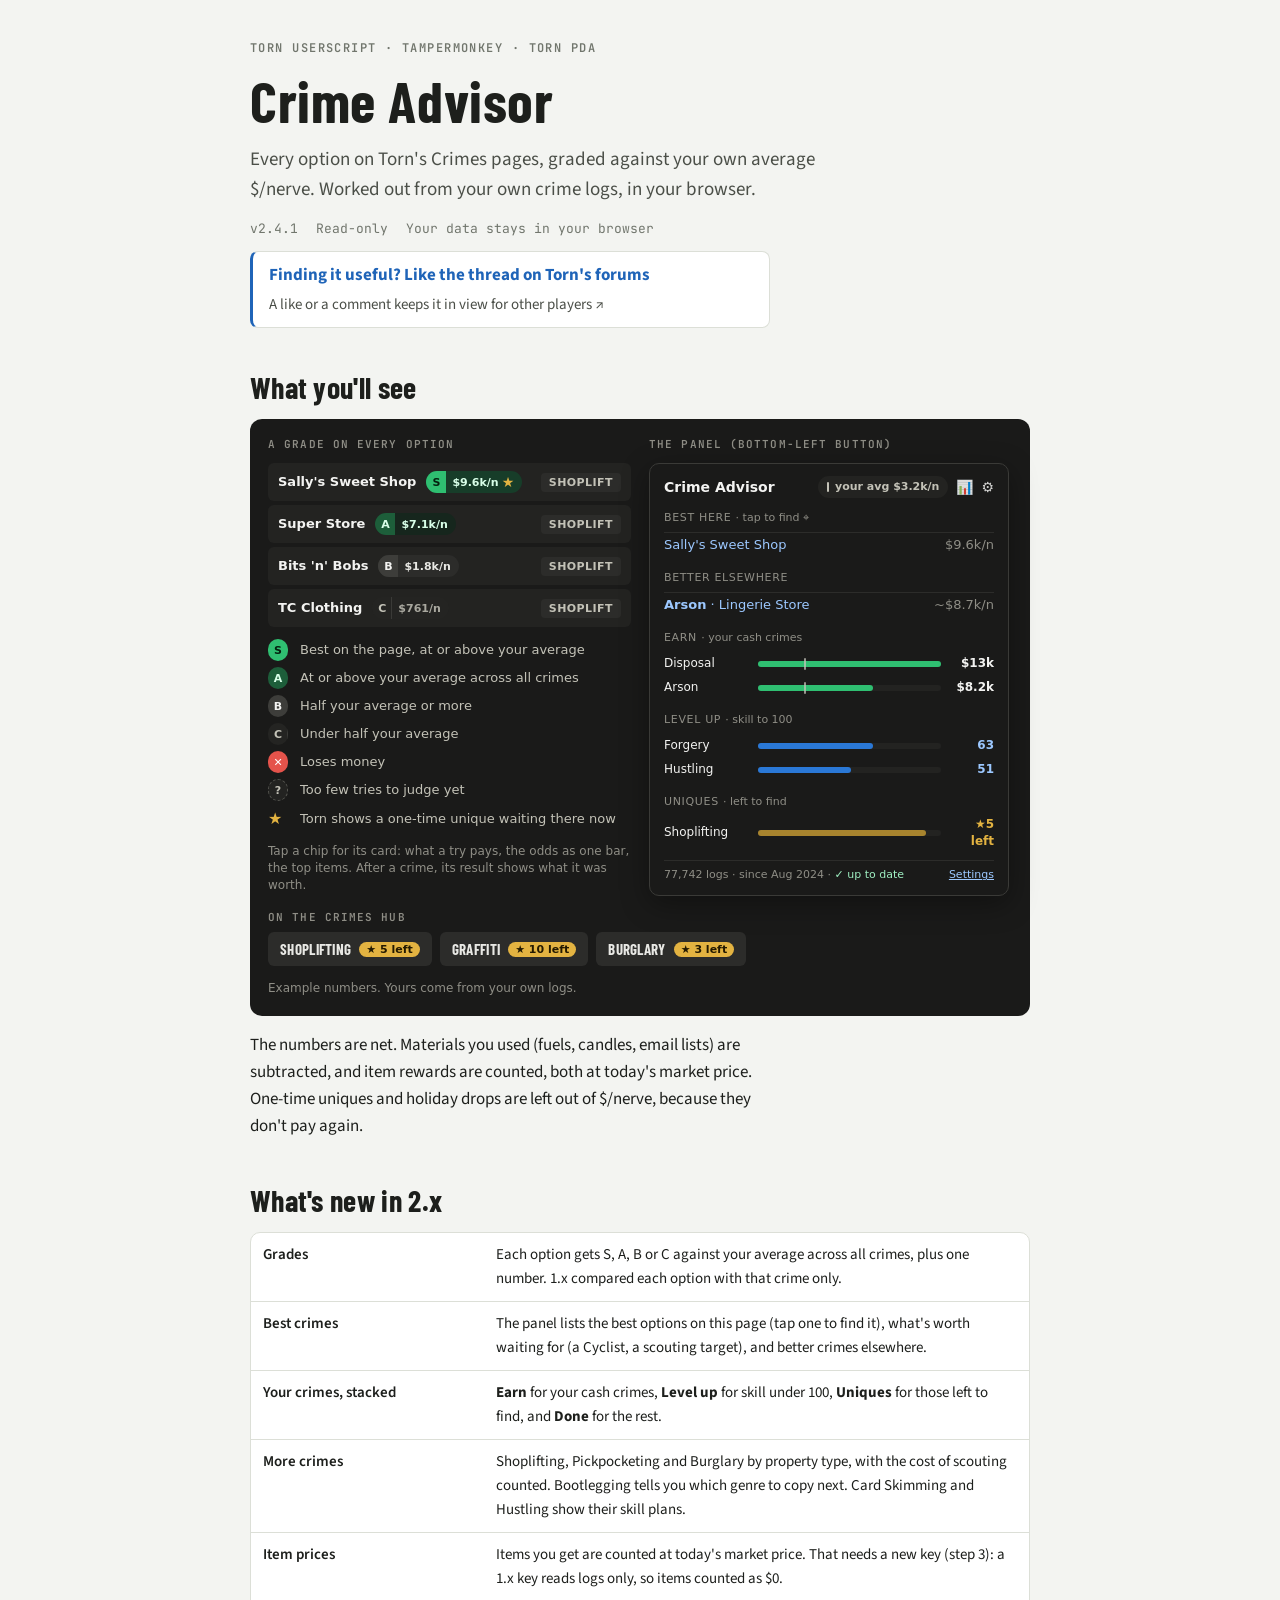
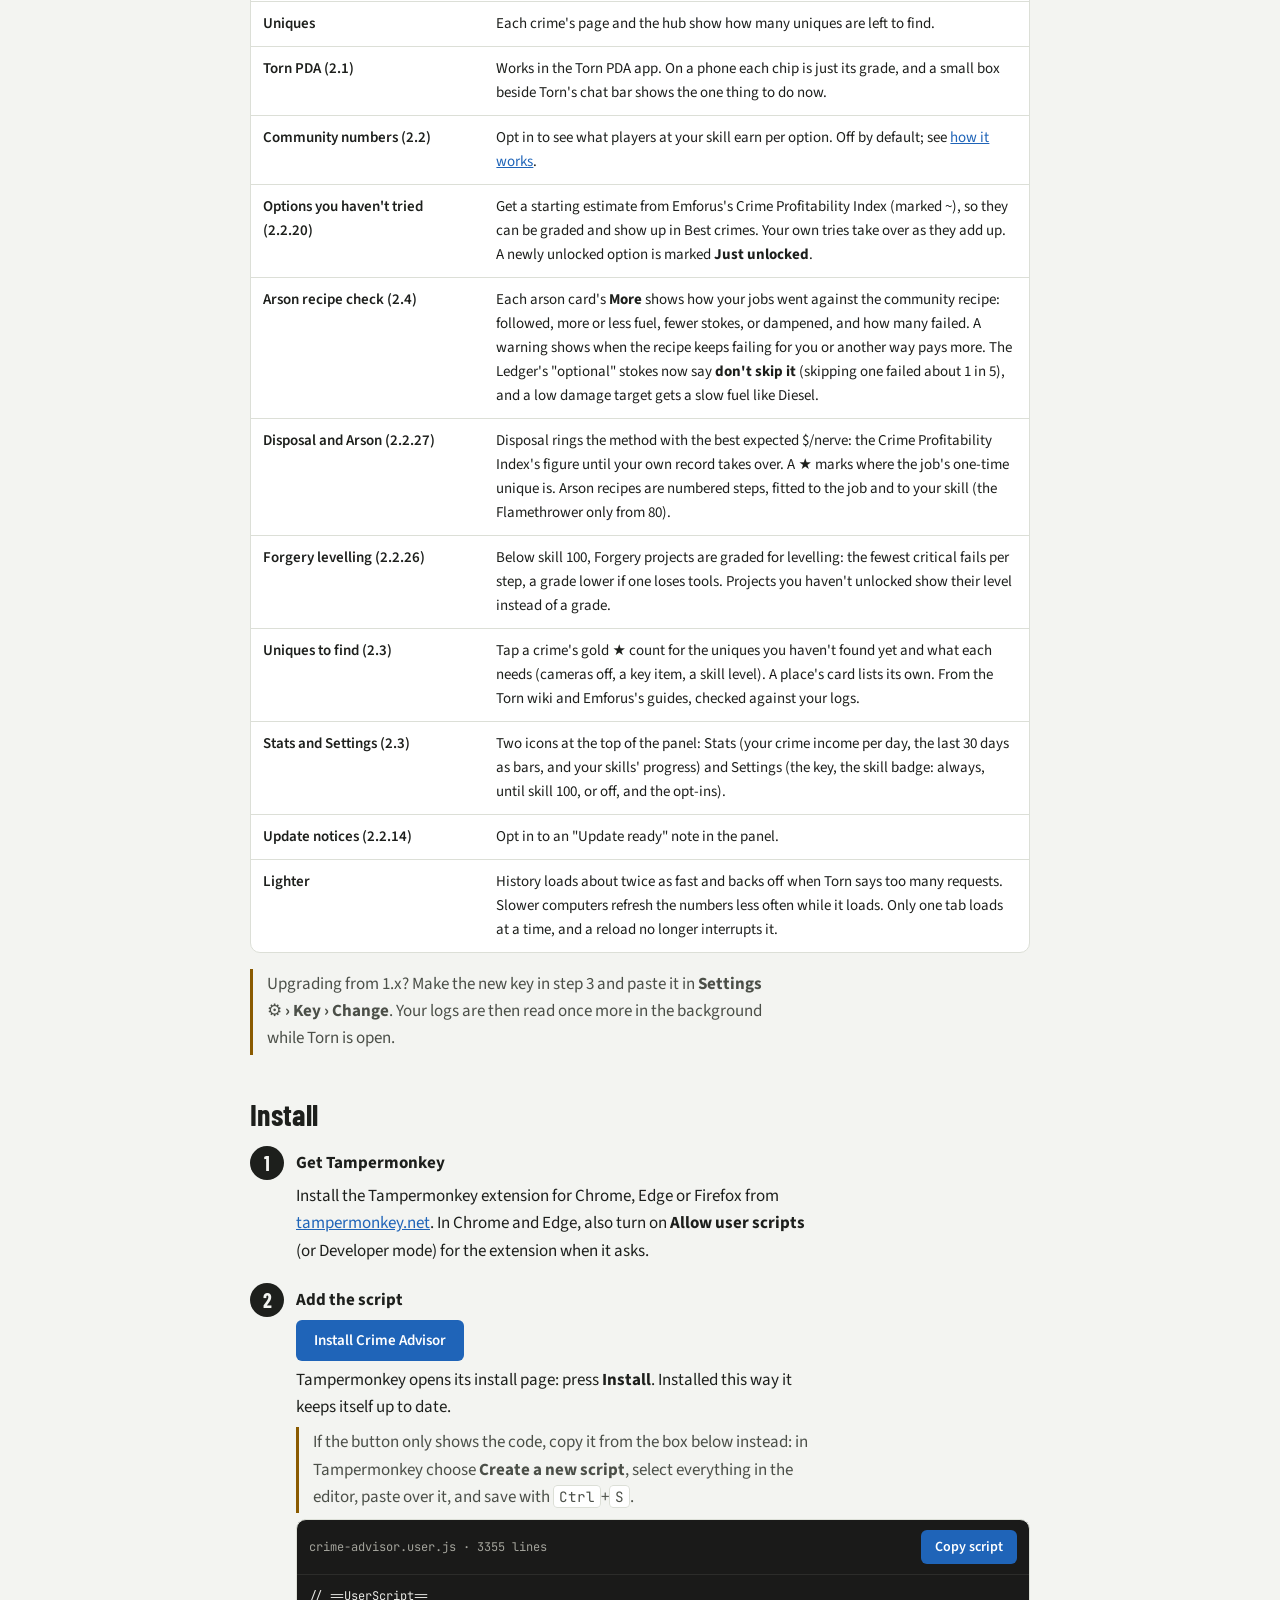
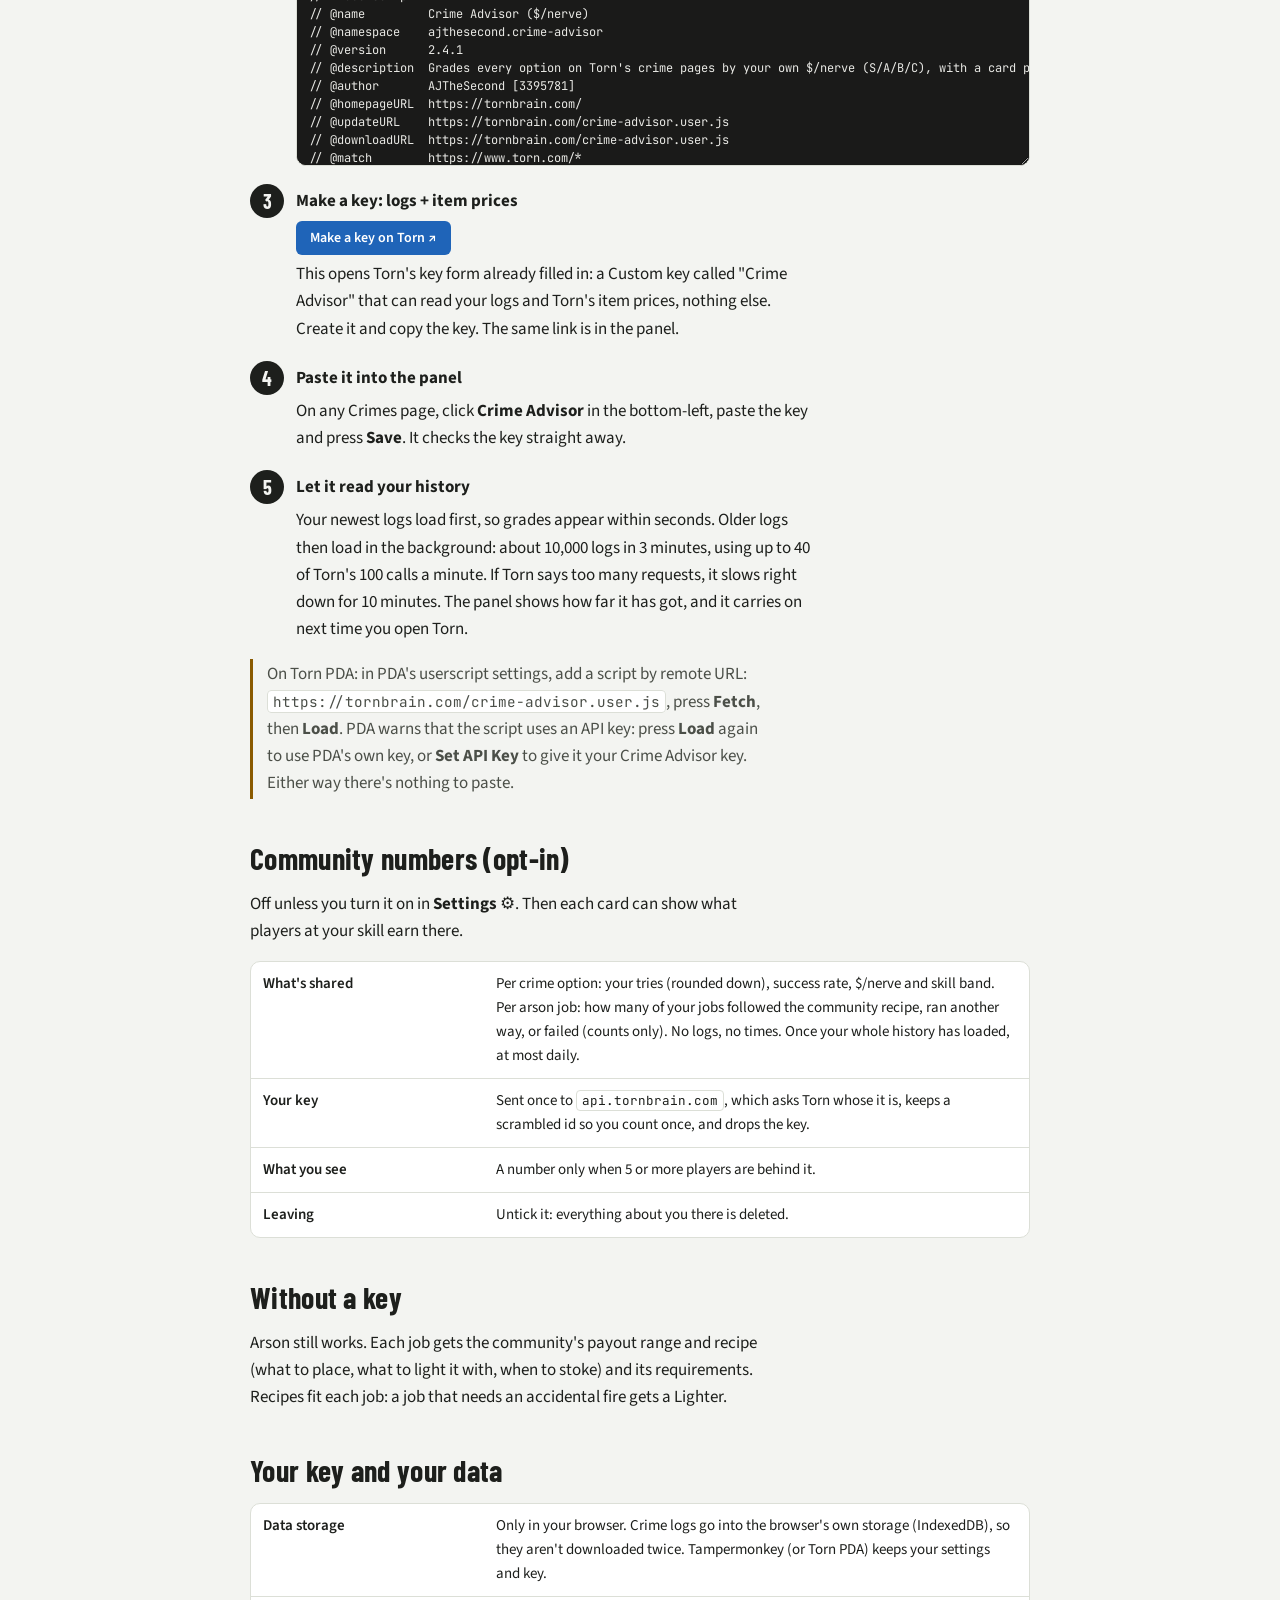
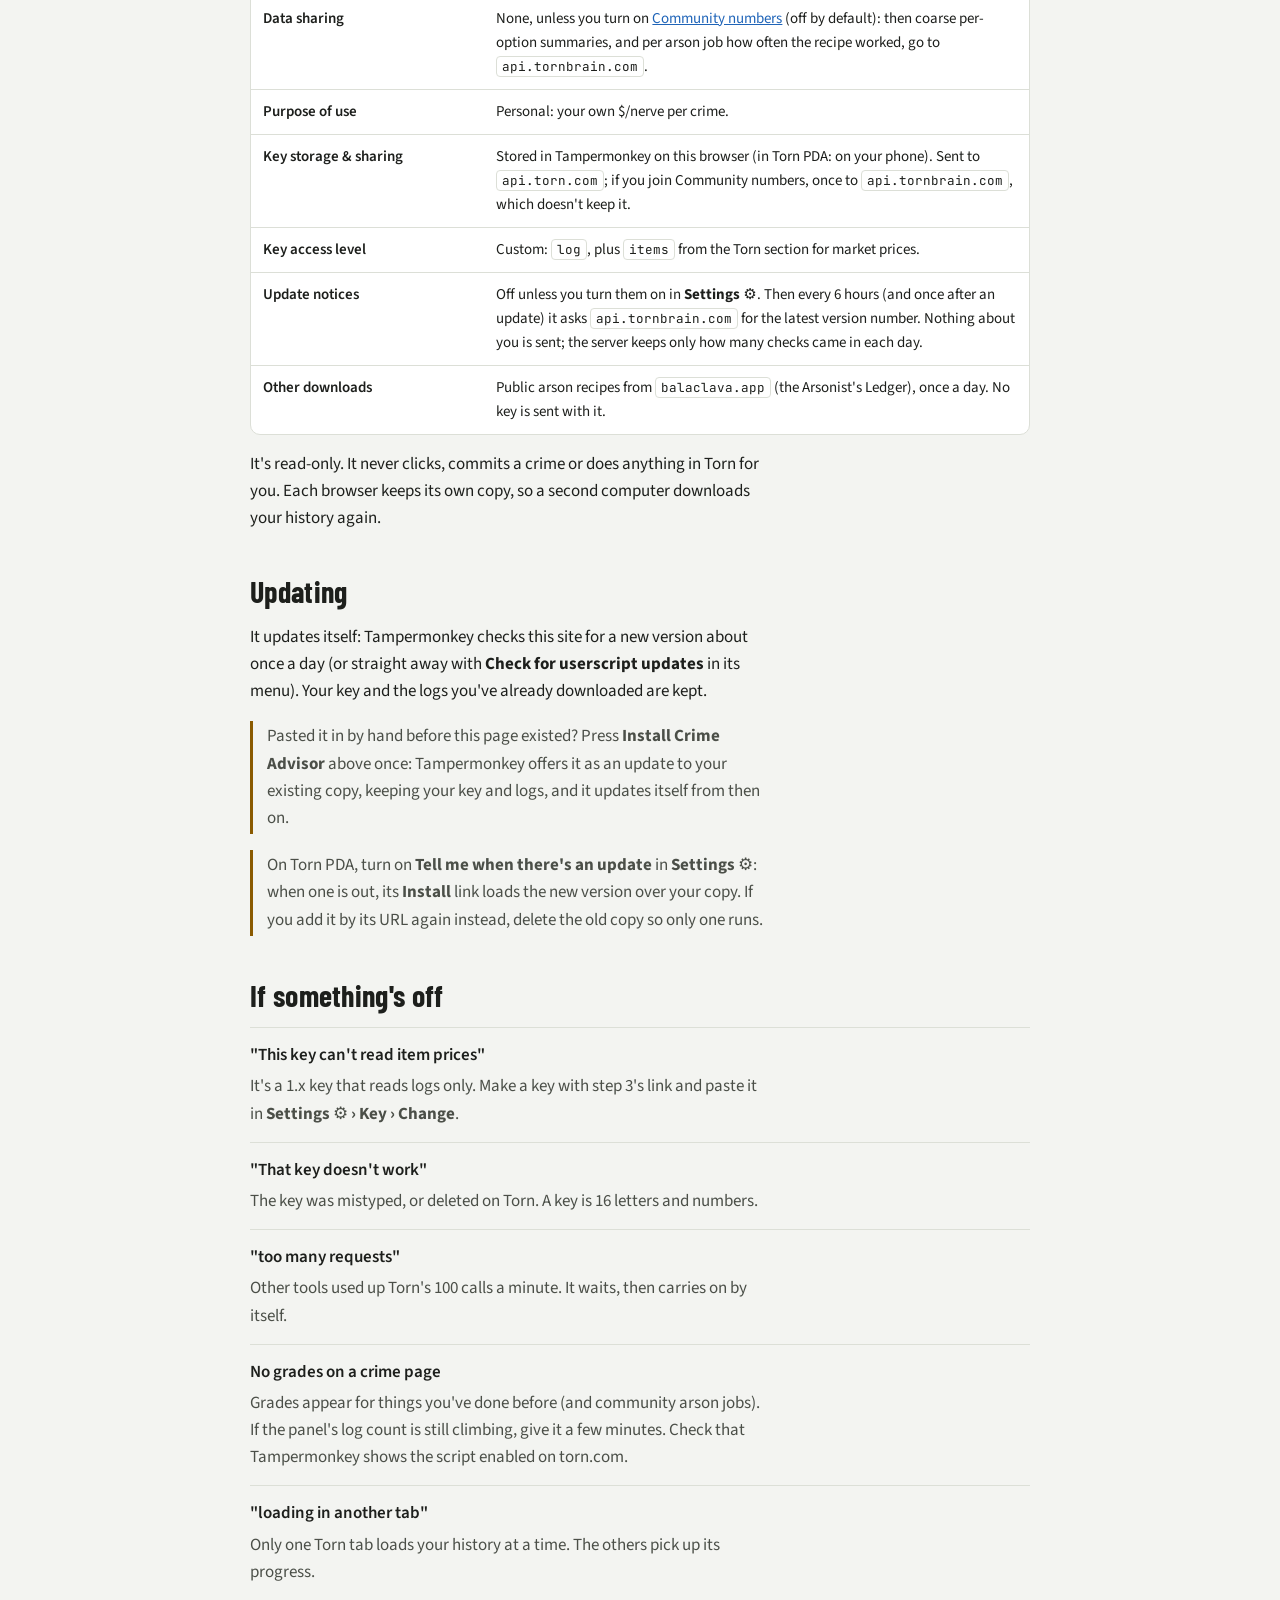
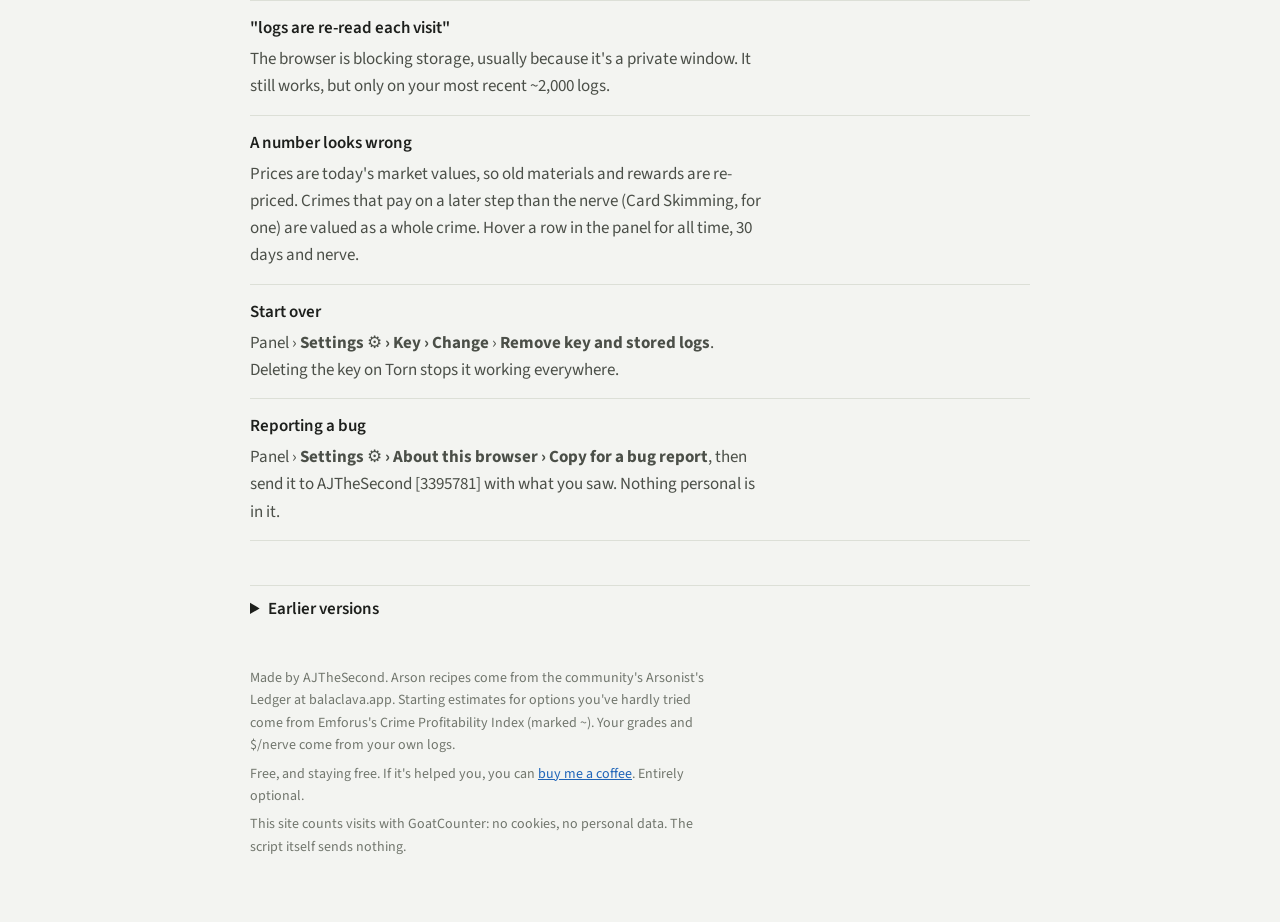
<file: index.html>
<!doctype html>
<html lang="en">
<head>
<meta charset="utf-8">
<meta name="viewport" content="width=device-width, initial-scale=1">
<title>Crime Advisor for Torn</title>
<meta name="description" content="Your own $/nerve for every crime, arson job, scam and disposal method, right on Torn's crime pages. Read-only; your data stays in your browser.">
<meta property="og:type" content="website">
<meta property="og:url" content="https://tornbrain.com/">
<meta property="og:title" content="Crime Advisor for Torn">
<meta property="og:description" content="Your own $/nerve for every crime, arson job, scam and disposal method, right on Torn's crime pages. Read-only; your data stays in your browser.">
<meta name="theme-color" content="#1a1a19">
<!-- Visits: GoatCounter (no cookies, no personal data): page views, unique visitors, where they came from, and
     clicks on Install, Make a key, the forum thread and outside links. The userscript itself sends nothing. -->
<script data-goatcounter="https://ajthesecond.goatcounter.com/count" async src="https://gc.zgo.at/count.js"></script>
<script>
document.addEventListener("click", function (e) {
  var a = e.target.closest && e.target.closest("a[href]");
  if (!a || !window.goatcounter || !window.goatcounter.count) return;
  var h = a.getAttribute("href"), what = /crime-advisor\.user\.js$/.test(h) ? "install" : /addNewKey/.test(h) ? "make-key" : /forums\.php/.test(h) ? "forum"
    : a.host && a.host !== location.host ? "out/" + a.host : null;
  if (what) window.goatcounter.count({ path: "click/" + what, title: a.textContent.trim().slice(0, 60), event: true });
});
</script>
<style>[hidden]{display:none!important}img{max-width:100%}.btn.install{display:inline-block;font-size:15px;padding:10px 18px;text-decoration:none}</style>

<title>Crime Advisor Guide</title>
<link rel="preconnect" href="https://fonts.googleapis.com">
<link rel="preconnect" href="https://fonts.gstatic.com" crossorigin>
<link rel="stylesheet" href="https://fonts.googleapis.com/css2?family=Barlow+Condensed:wght@600;700&family=Source+Sans+3:wght@400;600;700&family=JetBrains+Mono:wght@400;600&display=swap">
<style>
:root{
  --bg:#f3f4f1; --surface:#ffffff; --ink:#1d1f1c; --ink-2:#4b4f48; --muted:#71766d; --line:#dcdfd7;
  --accent:#1f64b8; --accent-ink:#ffffff; --code-bg:#1a1a19; --code-ink:#e8e8e4; --warn:#8a5a00;
  --display:"Barlow Condensed","Arial Narrow",system-ui,sans-serif;
  --body:"Source Sans 3",system-ui,-apple-system,"Segoe UI",sans-serif;
  --mono:"JetBrains Mono",ui-monospace,Consolas,monospace;
}
@media (prefers-color-scheme: dark){
  :root:not([data-theme="light"]){
    color-scheme:dark;
    --bg:#141513; --surface:#1c1d1b; --ink:#eeefeb; --ink-2:#c3c6be; --muted:#8f948a; --line:#30322e;
    --accent:#8fc0ff; --accent-ink:#0f1a2a; --code-bg:#0e0f0d; --code-ink:#e8e8e4; --warn:#f0c060;
  }
}
:root[data-theme="dark"]{
  color-scheme:dark;
  --bg:#141513; --surface:#1c1d1b; --ink:#eeefeb; --ink-2:#c3c6be; --muted:#8f948a; --line:#30322e;
  --accent:#8fc0ff; --accent-ink:#0f1a2a; --code-bg:#0e0f0d; --code-ink:#e8e8e4; --warn:#f0c060;
}
*{box-sizing:border-box}
body{background:var(--bg);color:var(--ink);font:17px/1.6 var(--body);margin:0}
.wrap{max-width:820px;margin:0 auto;padding-inline:20px;padding-block:40px 64px;display:grid;gap:44px}
a{color:var(--accent)}
a:focus-visible,button:focus-visible,textarea:focus-visible,summary:focus-visible{outline:2px solid var(--accent);outline-offset:2px}
h1,h2{font-family:var(--display);font-weight:700;letter-spacing:.01em;text-wrap:balance;margin:0;line-height:1.05}
h1{font-size:clamp(40px,8vw,58px)}
h2{font-size:30px}
h3{font-size:17px;margin:0}
p{margin:0;max-width:65ch}
code,kbd{font-family:var(--mono);font-size:.84em;background:var(--surface);border:1px solid var(--line);border-radius:4px;padding:1px 5px}
.eyebrow{font:600 12px var(--mono);letter-spacing:.12em;text-transform:uppercase;color:var(--muted)}
section{display:grid;gap:16px}
header{display:grid;gap:14px}
header .lede{font-size:19px;color:var(--ink-2)}
.meta{display:flex;flex-wrap:wrap;gap:8px 18px;font:13px var(--mono);color:var(--muted)}
.forum a{display:inline-flex;flex-wrap:wrap;align-items:baseline;gap:4px 12px;padding:10px 16px;border:1px solid var(--line);border-left:3px solid var(--accent);
  border-radius:8px;background:var(--surface);color:var(--ink);text-decoration:none}
.forum a:hover{border-color:var(--accent)}.forum b{color:var(--accent)}.forum span{color:var(--ink-2);font-size:15px}

/* install steps: a real sequence */
ol.steps{list-style:none;margin:0;padding:0;display:grid;gap:18px;counter-reset:s}
ol.steps>li{display:grid;grid-template-columns:34px 1fr;gap:12px;counter-increment:s}
ol.steps>li::before{content:counter(s);font:700 20px/34px var(--display);text-align:center;width:34px;height:34px;border-radius:50%;
  background:var(--ink);color:var(--bg)}
ol.steps>li>div{display:grid;gap:6px;padding-top:4px;min-width:0}

.script{border:1px solid var(--line);border-radius:10px;overflow:hidden;background:var(--code-bg)}
.script-bar{display:flex;flex-wrap:wrap;gap:10px;align-items:center;justify-content:space-between;padding:10px 12px;border-bottom:1px solid #2c2c2a}
.script-bar span{font:12px var(--mono);color:#a3a39b}
.script textarea{display:block;width:100%;height:190px;border:0;resize:vertical;background:var(--code-bg);color:var(--code-ink);
  font:12px/1.5 var(--mono);padding:12px;white-space:pre;overflow:auto}
.btn{display:inline-block;font:600 14px var(--body);background:var(--accent);color:var(--accent-ink);border:0;border-radius:6px;padding:7px 14px;cursor:pointer;text-decoration:none}
.btn:hover{filter:brightness(1.08)}
#copy-note{font:12px var(--mono);color:#9fd9b4}

/* the in-game look: these mirror the script's own styles (DESIGN: a tier and one number per chip) */
.game{background:#1a1a19;color:#f3f3f1;border-radius:12px;padding:18px;display:grid;gap:14px;font:13px/1.45 system-ui,sans-serif}
.game .label{font:600 11px var(--mono);letter-spacing:.1em;text-transform:uppercase;color:#8f8e86}
.split{display:grid;grid-template-columns:repeat(auto-fit,minmax(280px,1fr));gap:18px;align-items:start}
.rows{display:grid;gap:4px}
.row{display:flex;align-items:center;gap:10px;padding:8px 10px;background:#232321;border-radius:6px;min-width:0}
.row b{font-weight:600;white-space:nowrap;overflow:hidden;text-overflow:ellipsis}
.row .go{margin-left:auto;font:700 11px system-ui,sans-serif;color:#c3c2b7;background:#2c2c2a;border-radius:4px;padding:3px 8px;letter-spacing:.04em}
.hud{display:inline-flex;align-items:stretch;flex:none;overflow:hidden;border-radius:999px;min-height:22px;font:600 11px/1 system-ui,sans-serif;
  font-variant-numeric:tabular-nums;background:#2c2c2a;color:#e8e8e4}
.hud .t{display:grid;place-items:center;min-width:20px;padding:0 5px;font-weight:800;background:#3d3d3a;color:#f3f3f1}
.hud .v{display:flex;align-items:center;gap:3px;padding:0 8px 0 6px}.hud .star{color:#e3b341;font-size:14px;line-height:1}
.hud.S{background:#173d29;color:#d9ffe9}.hud.S .t{background:#2fbf71;color:#04210f}
.hud.A{background:#16261d;color:#d9ffe9}.hud.A .t{background:#1d5e3a;color:#d9ffe9}
.hud.C{background:#242422;color:#a9a89f}.hud.C .t{background:#242422;color:#c3c2b7;box-shadow:inset -1px 0 #3a3a37}
.hud.X{background:#6b2020;color:#ffd6d6}.hud.X .t{background:#e5534b;color:#fff}
.hud.Q{background:#232321;color:#a9a89f;outline:1px dashed #55554f;outline-offset:-1px}.hud.Q .t{background:transparent;color:#c3c2b7}
.hud.W{background:#3a2f12;color:#ffe9a8}.hud.W .t{background:#5a4712;color:#ffe9a8}
.grades{display:grid;grid-template-columns:auto 1fr;gap:6px 12px;margin:0;align-items:center}
.grades dt{margin:0}.grades dd{margin:0;color:#c3c2b7}
.tip{color:#8f8e86;font-size:12px}
/* the panel */
.panel{background:#1a1a19;border:1px solid #3a3a37;border-radius:10px;padding:12px 14px;display:grid;gap:6px;max-width:360px;box-shadow:0 8px 28px rgba(0,0,0,.35)}
.ph{display:flex;align-items:center;gap:8px}.ph b{flex:1;font-size:14px}
.avg{display:inline-flex;align-items:center;gap:6px;padding:3px 9px;border-radius:999px;background:#232321;color:#c3c2b7;font-size:11px;font-weight:600}
.avg i{width:2px;height:10px;background:#c3c2b7;border-radius:1px}
.sec{font-size:11px;letter-spacing:.06em;text-transform:uppercase;color:#8f8e86;margin-top:6px}.sec span{text-transform:none;letter-spacing:0}
.li{display:flex;justify-content:space-between;gap:8px;padding:3px 0;border-top:1px solid #2c2c2a}.li a,.li .n{color:#9cc8ff;text-decoration:none}
.li .m{color:#8f8e86;font-variant-numeric:tabular-nums}
.bars{display:grid}.bar{display:grid;grid-template-columns:7em minmax(0,1fr) 3.6em;gap:10px;align-items:center;min-height:24px;font-size:12px}
.bar .trk{position:relative;height:6px;border-radius:3px;background:#232321}.bar .trk span{display:block;height:100%;border-radius:3px}
.bar .trk i{position:absolute;top:-3px;bottom:-3px;width:2px;background:#c3c2b7;opacity:.75;border-radius:1px}
.bar .v{text-align:right;font-weight:600;font-variant-numeric:tabular-nums}
.g{background:#2fbf71}.bl{background:#2a78d6}.au{background:#a8842e}.sk{color:#9cc8ff}.uq{color:#e3b341}
.foot{border-top:1px solid #2c2c2a;padding-top:6px;margin-top:4px;display:flex;justify-content:space-between;gap:8px;font-size:11px;color:#8f8e86}
.ph .ic{font-size:14px;line-height:1;opacity:.85}
.foot .ok{color:#9ff0c2}.foot a{color:#9cc8ff}
.hub{display:flex;flex-wrap:wrap;gap:8px}
.hubcard{font:700 15px var(--display);letter-spacing:.02em;text-transform:uppercase;background:#2c2c2a;color:#e8e8e4;border-radius:6px;padding:8px 12px;display:flex;align-items:center;gap:8px}
.uqb{font:600 11px system-ui,sans-serif;text-transform:none;letter-spacing:0;background:#e3b341;color:#241a00;border-radius:999px;padding:1px 7px}

.facts{width:100%;border-collapse:collapse;font-size:15px}
.facts th,.facts td{text-align:left;vertical-align:top;padding:10px 12px;border-bottom:1px solid var(--line)}
.facts th{width:30%;font-weight:600}
.table-scroll{overflow-x:auto;background:var(--surface);border:1px solid var(--line);border-radius:10px}
.facts tr:last-child th,.facts tr:last-child td{border-bottom:0}

.faq{display:grid;gap:0;margin:0;border-top:1px solid var(--line)}
.faq>div{display:grid;gap:4px;padding:14px 0;border-bottom:1px solid var(--line)}
.faq dt{font-weight:600}.faq dd{margin:0;color:var(--ink-2);max-width:65ch}
.note{border-left:3px solid var(--warn);padding:2px 0 2px 14px;color:var(--ink-2)}
details.older{border-top:1px solid var(--line);padding-top:10px}details.older summary{cursor:pointer;font-weight:600}
details.older ul{color:var(--ink-2);font-size:15px}
footer{font-size:14px;color:var(--muted);display:grid;gap:6px}
@media (max-width:480px){ body{font-size:16px} .facts th{width:38%} }
@media (prefers-reduced-motion:reduce){*{transition:none!important}}
</style>
</head>
<body>

<div class="wrap">
  <header>
    <div class="eyebrow">Torn userscript &middot; Tampermonkey &middot; Torn PDA</div>
    <h1>Crime Advisor</h1>
    <p class="lede">Every option on Torn's Crimes pages, graded against your own average $/nerve. Worked out from your own crime logs, in your browser.</p>
    <div class="meta"><span>v2.4.1</span><span>Read-only</span><span>Your data stays in your browser</span></div>
    <p class="forum"><a href="https://www.torn.com/forums.php#/p=threads&amp;f=67&amp;t=16612693&amp;b=0&amp;a=0" target="_blank" rel="noopener"><b>Finding it useful? Like the thread on Torn's forums</b><span>A like or a comment keeps it in view for other players &#8599;</span></a></p>
  </header>

  <section aria-labelledby="look">
    <h2 id="look">What you'll see</h2>
    <div class="game">
      <div class="split">
        <div style="display:grid;gap:12px">
          <div class="label">A grade on every option</div>
          <div class="rows" aria-label="Example: the Shoplifting page">
            <div class="row"><b>Sally's Sweet Shop</b><span class="hud S"><span class="t">S</span><span class="v">$9.6k/n <span class="star">&#9733;</span></span></span><span class="go">SHOPLIFT</span></div>
            <div class="row"><b>Super Store</b><span class="hud A"><span class="t">A</span><span class="v">$7.1k/n</span></span><span class="go">SHOPLIFT</span></div>
            <div class="row"><b>Bits 'n' Bobs</b><span class="hud B"><span class="t">B</span><span class="v">$1.8k/n</span></span><span class="go">SHOPLIFT</span></div>
            <div class="row"><b>TC Clothing</b><span class="hud C"><span class="t">C</span><span class="v">$761/n</span></span><span class="go">SHOPLIFT</span></div>
          </div>
          <dl class="grades">
            <dt><span class="hud S"><span class="t">S</span></span></dt><dd>Best on the page, at or above your average</dd>
            <dt><span class="hud A"><span class="t">A</span></span></dt><dd>At or above your average across all crimes</dd>
            <dt><span class="hud B"><span class="t">B</span></span></dt><dd>Half your average or more</dd>
            <dt><span class="hud C"><span class="t">C</span></span></dt><dd>Under half your average</dd>
            <dt><span class="hud X"><span class="t">&#10005;</span></span></dt><dd>Loses money</dd>
            <dt><span class="hud Q"><span class="t">?</span></span></dt><dd>Too few tries to judge yet</dd>
            <dt><span class="star" style="color:#e3b341;font-size:16px">&#9733;</span></dt><dd>Torn shows a one-time unique waiting there now</dd>
          </dl>
          <p class="tip">Tap a chip for its card: what a try pays, the odds as one bar, the top items. After a crime, its result shows what it was worth.</p>
        </div>

        <div style="display:grid;gap:12px">
          <div class="label">The panel (bottom-left button)</div>
          <div class="panel" aria-label="Example: the Crime Advisor panel">
            <div class="ph"><b>Crime Advisor</b><span class="avg"><i></i>your avg $3.2k/n</span><span class="ic" title="Stats">&#128202;</span><span class="ic" title="Settings">&#9881;</span></div>
            <div class="sec">Best here <span>&middot; tap to find &#8982;</span></div>
            <div class="li"><span class="n">Sally's Sweet Shop</span><span class="m">$9.6k/n</span></div>
            <div class="sec">Better elsewhere</div>
            <div class="li"><a href="#look"><b>Arson</b> &middot; Lingerie Store</a><span class="m">~$8.7k/n</span></div>
            <div class="sec">Earn <span>&middot; your cash crimes</span></div>
            <div class="bars">
              <div class="bar"><span>Disposal</span><span class="trk"><span class="g" style="width:100%"></span><i style="left:25%"></i></span><span class="v">$13k</span></div>
              <div class="bar"><span>Arson</span><span class="trk"><span class="g" style="width:63%"></span><i style="left:25%"></i></span><span class="v">$8.2k</span></div>
            </div>
            <div class="sec">Level up <span>&middot; skill to 100</span></div>
            <div class="bars">
              <div class="bar"><span>Forgery</span><span class="trk"><span class="bl" style="width:63%"></span></span><span class="v sk">63</span></div>
              <div class="bar"><span>Hustling</span><span class="trk"><span class="bl" style="width:51%"></span></span><span class="v sk">51</span></div>
            </div>
            <div class="sec">Uniques <span>&middot; left to find</span></div>
            <div class="bars">
              <div class="bar"><span>Shoplifting</span><span class="trk"><span class="au" style="width:92%"></span></span><span class="v uq">&#9733;5 left</span></div>
            </div>
            <div class="foot"><span>77,742 logs &middot; since Aug 2024 &middot; <span class="ok">&#10003; up to date</span></span><a href="#install">Settings</a></div>
          </div>
        </div>
      </div>
      <div style="display:grid;gap:8px">
        <div class="label">On the Crimes hub</div>
        <div class="hub"><span class="hubcard">Shoplifting <span class="uqb">&#9733; 5 left</span></span><span class="hubcard">Graffiti <span class="uqb">&#9733; 10 left</span></span><span class="hubcard">Burglary <span class="uqb">&#9733; 3 left</span></span></div>
      </div>
      <p class="tip" style="margin:0">Example numbers. Yours come from your own logs.</p>
    </div>
    <p>The numbers are net. Materials you used (fuels, candles, email lists) are subtracted, and item rewards are counted, both at today's market price. One-time uniques and holiday drops are left out of $/nerve, because they don't pay again.</p>
  </section>

  <section aria-labelledby="new">
    <h2 id="new">What's new in 2.x</h2>
    <div class="table-scroll">
      <table class="facts">
        <tr><th scope="row">Grades</th><td>Each option gets S, A, B or C against your average across all crimes, plus one number. 1.x compared each option with that crime only.</td></tr>
        <tr><th scope="row">Best crimes</th><td>The panel lists the best options on this page (tap one to find it), what's worth waiting for (a Cyclist, a scouting target), and better crimes elsewhere.</td></tr>
        <tr><th scope="row">Your crimes, stacked</th><td><b>Earn</b> for your cash crimes, <b>Level up</b> for skill under 100, <b>Uniques</b> for those left to find, and <b>Done</b> for the rest.</td></tr>
        <tr><th scope="row">More crimes</th><td>Shoplifting, Pickpocketing and Burglary by property type, with the cost of scouting counted. Bootlegging tells you which genre to copy next. Card Skimming and Hustling show their skill plans.</td></tr>
        <tr><th scope="row">Item prices</th><td>Items you get are counted at today's market price. That needs a new key (step 3): a 1.x key reads logs only, so items counted as $0.</td></tr>
        <tr><th scope="row">Uniques</th><td>Each crime's page and the hub show how many uniques are left to find.</td></tr>
        <tr><th scope="row">Torn PDA (2.1)</th><td>Works in the Torn PDA app. On a phone each chip is just its grade, and a small box beside Torn's chat bar shows the one thing to do now.</td></tr>
        <tr><th scope="row">Community numbers (2.2)</th><td>Opt in to see what players at your skill earn per option. Off by default; see <a href="#community">how it works</a>.</td></tr>
        <tr><th scope="row">Options you haven't tried (2.2.20)</th><td>Get a starting estimate from Emforus's Crime Profitability Index (marked ~), so they can be graded and show up in Best crimes. Your own tries take over as they add up. A newly unlocked option is marked <b>Just unlocked</b>.</td></tr>
        <tr><th scope="row">Arson recipe check (2.4)</th><td>Each arson card's <b>More</b> shows how your jobs went against the community recipe: followed, more or less fuel, fewer stokes, or dampened, and how many failed. A warning shows when the recipe keeps failing for you or another way pays more. The Ledger's "optional" stokes now say <b>don't skip it</b> (skipping one failed about 1 in 5), and a low damage target gets a slow fuel like Diesel.</td></tr>
        <tr><th scope="row">Disposal and Arson (2.2.27)</th><td>Disposal rings the method with the best expected $/nerve: the Crime Profitability Index's figure until your own record takes over. A &#9733; marks where the job's one-time unique is. Arson recipes are numbered steps, fitted to the job and to your skill (the Flamethrower only from 80).</td></tr>
        <tr><th scope="row">Forgery levelling (2.2.26)</th><td>Below skill 100, Forgery projects are graded for levelling: the fewest critical fails per step, a grade lower if one loses tools. Projects you haven't unlocked show their level instead of a grade.</td></tr>
        <tr><th scope="row">Uniques to find (2.3)</th><td>Tap a crime's gold &#9733; count for the uniques you haven't found yet and what each needs (cameras off, a key item, a skill level). A place's card lists its own. From the Torn wiki and Emforus's guides, checked against your logs.</td></tr>
        <tr><th scope="row">Stats and Settings (2.3)</th><td>Two icons at the top of the panel: Stats (your crime income per day, the last 30 days as bars, and your skills' progress) and Settings (the key, the skill badge: always, until skill 100, or off, and the opt-ins).</td></tr>
        <tr><th scope="row">Update notices (2.2.14)</th><td>Opt in to an "Update ready" note in the panel.</td></tr>
        <tr><th scope="row">Lighter</th><td>History loads about twice as fast and backs off when Torn says too many requests. Slower computers refresh the numbers less often while it loads. Only one tab loads at a time, and a reload no longer interrupts it.</td></tr>
      </table>
    </div>
    <p class="note">Upgrading from 1.x? Make the new key in step 3 and paste it in <b>Settings &#9881; &rsaquo; Key &rsaquo; Change</b>. Your logs are then read once more in the background while Torn is open.</p>
  </section>

  <section aria-labelledby="install">
    <h2 id="install">Install</h2>
    <ol class="steps">
      <li><div>
        <h3>Get Tampermonkey</h3>
        <p>Install the Tampermonkey extension for Chrome, Edge or Firefox from <a href="https://www.tampermonkey.net/" target="_blank" rel="noopener">tampermonkey.net</a>. In Chrome and Edge, also turn on <b>Allow user scripts</b> (or Developer mode) for the extension when it asks.</p>
      </div></li>
      <li><div>
        <h3>Add the script</h3>
        <p><a class="btn install" href="crime-advisor.user.js">Install Crime Advisor</a></p>
        <p>Tampermonkey opens its install page: press <b>Install</b>. Installed this way it keeps itself up to date.</p>
        <p class="note">If the button only shows the code, copy it from the box below instead: in Tampermonkey choose <b>Create a new script</b>, select everything in the editor, paste over it, and save with <kbd>Ctrl</kbd>+<kbd>S</kbd>.</p>
        <div class="script">
          <div class="script-bar"><span>crime-advisor.user.js &middot; 3355 lines</span><span id="copy-note" aria-live="polite"></span><button class="btn" id="copy" type="button">Copy script</button></div>
          <textarea id="src" readonly spellcheck="false" aria-label="Crime Advisor script">// ==UserScript==
// @name         Crime Advisor ($/nerve)
// @namespace    ajthesecond.crime-advisor
// @version      2.4.1
// @description  Grades every option on Torn's crime pages by your own $/nerve (S/A/B/C), with a card per option (odds, top items, arson recipes, disposal method) and your best crimes. Private by default: your data stays in your browser.
// @author       AJTheSecond [3395781]
// @homepageURL  https://tornbrain.com/
// @updateURL    https://tornbrain.com/crime-advisor.user.js
// @downloadURL  https://tornbrain.com/crime-advisor.user.js
// @match        https://www.torn.com/*
// @grant        GM_xmlhttpRequest
// @grant        GM_getValue
// @grant        GM_setValue
// @connect      api.torn.com
// @connect      balaclava.app
// @connect      api.tornbrain.com
// @run-at       document-idle
// ==/UserScript==

/*
 * What it does
 *   - Grades: on Torn's crime pages, a chip on each arson job, scam type, search spot, shop, document... gives its grade
 *     and YOUR $/nerve for it (from your own crime logs): S the best on show and above your average across crimes,
 *     A above your average, B half to all of it, C under half, a cross for losing money, ? for little history yet.
 *   - Cards: tap a chip for its card: the number, your odds as one bar, the top items, the arson recipe (with a Lighter
 *     where the Flamethrower would fail the job), the disposal method to use; "More" for the details.
 *   - Best crimes: the panel (bottom left) lists the best options on this page (tap to find one) and the crimes that
 *     pay you more elsewhere. A crime's result shows what its items are worth.
 *   - Arson works even without an API key: requirements, community recipes and "fell short" warnings.
 *
 * Your data
 *   - Your API key is stored by Tampermonkey in this browser and only ever sent to api.torn.com.
 *   - Your crime logs are copied into this browser's storage (IndexedDB) so it doesn't re-download them. The text of
 *     each crime page you visit is kept there too (for Best crimes). Nothing is sent anywhere else. The community
 *     recipes are downloaded from balaclava.app (public data).
 *   - Key: a Custom key with only "log" is enough (Torn requires log access to read crime logs). Torn's form has no
 *     Custom option: the panel's "Make a key" link opens it pre-filled (logs + item prices).
 *
 * Read-only: it never clicks, commits a crime or does anything in Torn for you.
 */

/* global GM_xmlhttpRequest, GM_getValue, GM_setValue, GM_info, PDA_httpGet, module */

// ======================================================================================================
// The analysis (pure functions: no browser APIs, so it can be tested outside Torn)
// ======================================================================================================
const CA = (() =&gt; {
  "use strict";
  const DAY = 86400;
  const ARSON = 13, SCAMMING = 12, FORGERY = 11, DISPOSAL = 9, BURGLARY = 7;
  // Burglary: the nerve to scout for a property type of your choice, or for any of a kind (TornBrain's crimes.py)
  const SCOUT_FOCUSED = 9, SCOUT_ANY = 3;
  // (a lit fire is decided within minutes and a failed one is never logged: lit and not collected in 36 h, failed; as crimes.py)
  const LIT_FAIL = 36 * 3600;
  const ARSON_EXPIRE = 7 * DAY, SCAM_EXPIRE = DAY, SCAM_LOST_AFTER = 3600, MIN_NERVE = 30;
  const NAMES = { 1: "Search for Cash", 2: "Bootlegging", 3: "Graffiti", 4: "Shoplifting", 5: "Pickpocketing", 6: "Card Skimming",
                  7: "Burglary", 8: "Hustling", 9: "Disposal", 10: "Cracking", 11: "Forgery", 12: "Scamming", 13: "Arson" };
  // Crimes whose every step names what it's done to: $/nerve by that is meaningful. In the others the money lands
  // on a different step than the nerve (skimming pays when you sell the details), so they're valued as a whole.
  const SKILL_TAB = { skimming: "cardskimming" };  // (skill logs that name a crime differently from its page)
  const KIND_CRIMES = new Set([1, 3, 4, 5, 9, 11]);
  const J = String.raw`an? (?&lt;d&gt;.+\(.+\))`;
  const R = (p, crime, action) =&gt; [new RegExp(p, "i"), crime, action];
  const RULES = [
    R(`^breaching ${J}$`, ARSON, "Make entry"), R(`^placing a combustible at ${J}$`, ARSON, "Place combustible"),
    R(`^igniting ${J}$`, ARSON, "Ignite"), R(`^stoking ${J}$`, ARSON, "Stoke"), R(`^dampening ${J}$`, ARSON, "Dampen"),
    R(`^planting evidence at ${J}$`, ARSON, "Plant evidence"),
    R(String.raw`^collecting the reward for the (?&lt;d&gt;.+) Arson job$`, ARSON, "Collect"),
    R(String.raw`^farming email addresses$`, SCAMMING, "Farm emails"),
    R(String.raw`^sending out an? (?&lt;d&gt;.+?) spam wave$`, SCAMMING, "Spam wave"),
    R(String.raw`^responding to an? (?&lt;d&gt;.+?) target$`, SCAMMING, "Respond"),
    R(String.raw`^stencil cutting for an? (?&lt;d&gt;.+)$`, FORGERY, "Stencil cutting"),
    R(String.raw`^painting the letters of an? (?&lt;d&gt;.+)$`, FORGERY, "Painting letters"),
    R(String.raw`^(?&lt;a&gt;drafting|typewriting|printing|signing|sealing|stamping|laminating|embossing|forging|designing|cutting|perforating|rubbing|pressing|painting|drilling|engraving|punching|mold forming|casting|filing|polishing|framing|programming|branding|holographing|gluing) an? (?&lt;d&gt;.+)$`, FORGERY, ""),
    R(String.raw`^extracting a chip for an? (?&lt;d&gt;.+)$`, FORGERY, "Extract chip"), R(String.raw`^embedding a chip into an? (?&lt;d&gt;.+)$`, FORGERY, "Embed chip"),
    R(String.raw`^setting up an online store$`, 2, "Set up online store"), R(String.raw`^collecting funds from an online store$`, 2, "Collect online store"),
    R(String.raw`^(?&lt;a&gt;abandoning|burying|burning|dissolving|sinking|feeding|cremating|dumping) (?&lt;d&gt;.+)$`, DISPOSAL, ""),
    R(String.raw`^(?&lt;a&gt;brute forcing|cracking) an? (?&lt;d&gt;.+)$`, 10, ""),
    R(String.raw`^gathering audience`, 8, "Gather audience"), R(String.raw`^introducing (?&lt;d&gt;.+)$`, 8, "Introduce game"),
    R(String.raw`^winning on (?&lt;d&gt;.+)$`, 8, "Win"), R(String.raw`^losing (?:on )?(?&lt;d&gt;.+)$`, 8, "Lose"),
    R(String.raw`^shoplifting from (?&lt;d&gt;.+)$`, 4, "Shoplift"), R(String.raw`^searching (?:the |an? )?(?&lt;d&gt;.+)$`, 1, "Search"),
    R(String.raw`^pickpocketing an? (?&lt;d&gt;.+)$`, 5, "Pickpocket"), R(String.raw`^scouting for (?:an? )?(?&lt;d&gt;.+)$`, 7, "Scout"),
    R(String.raw`^casing an? (?&lt;d&gt;.+)$`, 7, "Case"), R(String.raw`^burgling an? (?&lt;d&gt;.+)$`, 7, "Burgle"),
    R(String.raw`^(?&lt;a&gt;installing|recovering|retrieving) an? (?:card )?skimmer(?: at an?)? ?(?&lt;d&gt;.*)$`, 6, ""),
    R(String.raw`^selling card details`, 6, "Sell card details"), R(String.raw`.*(skimm|card details)`, 6, "Other"),
    R(String.raw`^spraying graffiti in (?:the )?(?&lt;d&gt;.+)$`, 3, "Spray"),  // "spraying graffiti in the Red-Light District"
    R(String.raw`.*(graffiti|spray|tagging)`, 3, "Other"), R(String.raw`.*(dvd|bootleg)`, 2, "Other"),
  ];
  // Log types that aren't actions (no nerve) but belong to a crime; and the ones that used up materials.
  const EVENT_CRIME = { 9360: ARSON, 9361: ARSON, 9362: ARSON, 9356: SCAMMING, 9309: FORGERY, 9310: FORGERY, 9300: 2, 9308: 2,
                        9301: 3, 9350: 3, 9351: 3, 9302: 6, 9303: 6, 9304: 9, 9305: 10, 9306: 10, 9307: 10 };
  const COST_TYPES = new Set([9361, 9310, 9309, 9300, 9301, 9304]);

  const cap = s =&gt; s ? s[0].toUpperCase() + s.slice(1) : s;
  function classify(action) {
    const a = action.trim();
    for (const [rx, crime, label] of RULES) {
      const m = a.match(rx);
      if (m) {
        const g = m.groups || {};
        let detail = (g.d || "").trim();
        if (crime === DISPOSAL) detail = cap(detail.replace(/^(a|an|some|the) /i, ""));  // "some general waste": the page's General Waste
        return { crime, action: label || cap(g.a || ""), detail };
      }
    }
    return { crime: null, action: a, detail: "" };
  }
  const resultOf = t =&gt; (t = (t || "").toLowerCase()).includes("critical fail") ? "crit" : t.includes("fail") ? "fail" : "success";
  function* items(d, keys = ["items_used", "items_added", "items_gained"]) {
    for (const k of keys) {
      const v = d[k];
      if (v &amp;&amp; typeof v === "object") for (const [id, n] of Object.entries(v)) if (/^\d+$/.test(id)) yield [Number(id), Number(n) || 1];
    }
  }

  // Log rows (as stored) -&gt; events, oldest first, classified.
  function load(rows) {
    return rows.slice().sort((a, b) =&gt; a.ts - b.ts || (a.id &lt; b.id ? -1 : 1)).map(r =&gt; {
      const e = { id: r.id, ts: r.ts, type: r.type, title: r.title, d: r.d || {} };
      if (e.d.crime_action) {
        Object.assign(e, classify(e.d.crime_action));
        e.result = resultOf(r.title);
        e.nerve = e.d.nerve || 0;
        e.money = (e.d.money_gained || 0) - (e.d.money_lost || 0);
        e.unique = e.d.unique === "(unique)";  // a one-time outcome: it never pays again
        e.isStep = true;
      } else e.crime = EVENT_CRIME[r.type] ?? null;
      return e;
    });
  }

  // Each arson job from inquire/breach to collect. Items land within a second or two of a step, so they're that step's
  // job's, filed by step: fuel placed, fuel stoked with (by stoke), evidence planted. Steps often share those seconds
  // (one job placed while another burns), so a known fuel goes to the nearest place or stoke, anything else to the
  // nearest planting. The Lighter and Flamethrower are kept, never logged as used: how a job was lit isn't in the logs.
  const FUELS = new Set(["Gasoline", "Kerosene", "Diesel", "Hydrogen Tank", "Methane Tank", "Oxygen Tank", "Thermite", "Magnesium Shavings", "Potassium Nitrate"]);
  const USES_ITEMS = ["Place combustible", "Plant evidence", "Stoke"];
  function arsonJobs(events, price, now, names = {}) {
    const jobs = [], open = new Map(), stepAt = new Map();
    for (const e of events) if (e.crime === ARSON &amp;&amp; e.isStep &amp;&amp; e.detail) (stepAt.get(e.ts) || stepAt.set(e.ts, []).get(e.ts)).push([e.detail, e.action, e.ts]);
    const close = (j, state, ts) =&gt; { j.state = state; j.closed = ts; open.delete(j.job); };
    const stale = (j, t) =&gt; t - j.last &gt; ARSON_EXPIRE || (j.lit &amp;&amp; t - j.ignited &gt; LIT_FAIL);
    for (const e of events) {
      if (e.crime !== ARSON) continue;
      if (COST_TYPES.has(e.type)) {
        const near = [0, -1, 1, -2, 2].flatMap(dt =&gt; stepAt.get(e.ts + dt) || []);
        for (const [i, n] of items(e.d, ["items_used"])) {
          const nm = names[i];
          const want = !nm ? USES_ITEMS : FUELS.has(nm) ? ["Place combustible", "Stoke"] : ["Plant evidence"];
          const step = near.find(s =&gt; want.includes(s[1])) || near.find(s =&gt; USES_ITEMS.includes(s[1])) || near[0];
          const j = step ? open.get(step[0]) : [...open.values()].sort((a, b) =&gt; b.last - a.last)[0];
          if (!j) continue;
          j.itemCost += (price[i] || 0) * n;
          const act = step ? step[1] : null;
          let bucket;
          if (act === "Plant evidence" || (!USES_ITEMS.includes(act) &amp;&amp; nm &amp;&amp; !FUELS.has(nm))) bucket = j.evidence;
          else if (act === "Stoke" || (act !== "Place combustible" &amp;&amp; j.lit)) bucket = j.stokeFuel[act === "Stoke" ? step[2] : e.ts] ||= {};
          else bucket = j.place;
          bucket[i] = (bucket[i] || 0) + n;
        }
        continue;
      }
      const job = e.detail || (e.type === 9360 ? e.d.target : null);
      if (!job) continue;
      const starts = e.type === 9360 || e.action === "Make entry";
      let j = open.get(job);
      if (j &amp;&amp; (stale(j, e.ts) || (starts &amp;&amp; j.worked))) { close(j, "expired", j.last); j = null; }
      if (!j) {
        j = { job, opened: e.ts, last: e.ts, closed: null, state: "open", nerve: 0, steps: 0, money: 0, itemCost: 0, worked: false,
              lit: false, ignited: null, stokes: 0, stokeTs: [], dampens: 0, place: {}, stokeFuel: {}, evidence: {}, unique: false };
        jobs.push(j); open.set(job, j);
      }
      j.last = e.ts;
      if (e.isStep) {
        j.nerve += e.nerve; j.steps += 1; j.money += e.money;
        j.unique = j.unique || e.unique;  // (arson's come on the collect: a one-time payout)
        j.worked = j.worked || e.action !== "Make entry";
        if (e.action === "Ignite" &amp;&amp; e.result === "success" &amp;&amp; !j.lit) { j.lit = true; j.ignited = e.ts; }
        if (e.action === "Stoke") j.stokeTs.push(e.ts);
        j.stokes += e.action === "Stoke"; j.dampens += e.action === "Dampen";
        if (e.action === "Collect" &amp;&amp; e.result === "success") close(j, "paid", e.ts);
      }
    }
    for (const j of [...open.values()]) if (stale(j, now)) close(j, "expired", j.last);
    for (const j of jobs) if (j.state === "expired" &amp;&amp; !j.steps) j.state = "skipped";
    return jobs;
  }

  // Each scam conversation from reading the email to the payout (responses go to the newest open one per method).
  function scamConversations(events, now) {
    const convs = [], stacks = new Map();
    const stack = m =&gt; stacks.get(m) || stacks.set(m, []).get(m);
    const close = (c, state, ts) =&gt; { c.state = state; c.closed = ts; const s = stack(c.method); s.splice(s.indexOf(c), 1); };
    const sweep = (m, ts) =&gt; { for (const c of [...stack(m)]) {
      if (c.state === "failing" &amp;&amp; ts - c.last &gt; SCAM_LOST_AFTER) close(c, "lost", c.last);
      else if (ts - c.last &gt; SCAM_EXPIRE) close(c, "expired", c.last);
    } };
    const conv = (m, target, ts) =&gt; { const c = { method: m, target, opened: ts, last: ts, closed: null, state: "open", responses: 0, nerve: 0, money: 0 }; convs.push(c); stack(m).push(c); return c; };
    for (const e of events) {
      if (e.crime !== SCAMMING) continue;
      if (e.type === 9356) {
        const m = e.d.method || "?";
        sweep(m, e.ts);
        const st = stack(m);
        if (st.length &amp;&amp; st[st.length - 1].state === "failing") close(st[st.length - 1], "lost", st[st.length - 1].last);
        conv(m, e.d.target, e.ts);
        continue;
      }
      if (e.action !== "Respond") continue;
      const m = e.detail;
      sweep(m, e.ts);
      const st = stack(m);
      while (st.length &amp;&amp; st[st.length - 1].state === "failing" &amp;&amp; e.result !== "success") close(st[st.length - 1], "lost", st[st.length - 1].last);
      if (!st.length) conv(m, null, null);
      const c = st[st.length - 1];
      c.last = e.ts; c.responses += 1; c.nerve += e.nerve; c.money += e.money;
      c.state = e.result === "fail" ? "failing" : "open";
      if (e.money &gt; 0) close(c, "paid", e.ts); else if (e.result === "crit") close(c, "lost", e.ts);
    }
    for (const m of stacks.keys()) sweep(m, now);
    for (const c of convs) if (c.state === "failing") c.state = "open";
    return convs;
  }

  // ---- community recipes (the Arsonist's Ledger dataset, keyed by job title) ----
  const REF_NAMES = { hydrogen: "Hydrogen Tank", methane: "Methane Tank", oxygen: "Oxygen Tank", magnesium: "Magnesium Shavings", potassium_nitrate: "Potassium Nitrate" };
  const TOOLS = new Set(["flamethrower", "lighter", "blanket", "sand", "extinguisher"]);  // kept after use: no cost
  const refName = id =&gt; REF_NAMES[id] || id.replace(/_/g, " ").replace(/\b\w/g, c =&gt; c.toUpperCase());
  const jobTitle = job =&gt; (job.match(/^.* \((.*)\)$/) || [, job])[1];
  // one step of a recipe as [[resource, qty, optional]], an item listed twice added up ("3 Gasoline + Thermite + 2 Gasoline")
  function refSteps(a, k) {
    const out = new Map();
    for (const x of a[k] || []) {
      const cur = out.get(x.resourceId), q = x.qty || 1, o = !!x.optional;
      if (cur) { cur[1] += q; cur[2] = cur[2] &amp;&amp; o; } else out.set(x.resourceId, [x.resourceId, q, o]);
    }
    return [...out.values()];
  }
  function community(r, priceByName) {
    if (!r) return null;
    const a = r.actions || {};
    const [ev, place, ign, stoke] = ["evidence", "place", "ignite", "stoke"].map(k =&gt; refSteps(a, k));
    const fmt = xs =&gt; xs.map(([i, q]) =&gt; q &gt; 1 ? `${q} ${refName(i)}` : refName(i)).join(" + ");
    const steps = [];
    if (ev.length) steps.push(["Evidence", fmt(ev)]);
    if (place.length) steps.push(["Place", fmt(place)]);
    if (ign.length) steps.push(["Ignite", fmt(ign)]);
    // (the Ledger's "optional" stokes aren't: skipped, 13 of 68 of our jobs failed; stoked, 1 of 44)
    if (stoke.length) steps.push(["Stoke", fmt(stoke) + (a.stokeTime ? ` (${a.stokeTime})` : "") + (stoke.every(x =&gt; x[2]) ? ", don't skip it" : "")]);
    // No dampening: it's a fire set too hot, costs nerve and usually fails anyway. A low target wants a slower fuel.
    const needed = [...ev, ...place, ...stoke];
    const nerve = 10 + 5 * needed.reduce((s, x) =&gt; s + x[1], 0);  // breach 3 + ignite 5 + collect 2, and 5 per other step
    const cost = needed.filter(x =&gt; !TOOLS.has(x[0])).reduce((s, [i, q]) =&gt; s + (priceByName[refName(i)] || 0) * q, 0);
    const lo = r.payoutMin || 0, hi = r.payoutMax || 0;
    return { steps, min: lo, max: hi, nerve, cost: Math.round(cost), per_nerve: hi ? Math.round(((lo + hi) / 2 - cost) / nerve) : null };
  }

  function recipe(j, names) {
    const nm = i =&gt; names[i] || `item ${i}`;
    const many = d =&gt; Object.entries(d).sort((a, b) =&gt; b[1] - a[1]).map(([i, n]) =&gt; n &gt; 1 ? `${n}x ${nm(i)}` : nm(i)).join(" + ");
    const ev = Object.keys(j.evidence).map(nm).join(" + ");
    const text = [many(j.place), ev &amp;&amp; `${ev} evidence`].filter(Boolean).join(" + ") || "no fuel logged";
    const fed = {};
    for (const d of Object.values(j.stokeFuel)) for (const [i, n] of Object.entries(d)) fed[i] = (fed[i] || 0) + n;
    return text + (j.stokes ? `, ${j.stokes} stoke${j.stokes &gt; 1 ? "s" : ""}` + (Object.keys(fed).length ? ` (${many(fed)})` : "") : "") +
      (j.dampens ? `, ${j.dampens} dampen${j.dampens &gt; 1 ? "s" : ""}` : "");
  }
  // One job step by step: what was placed, each stoke (minutes after it was lit, what it was fed), the evidence and
  // any dampening. (TornBrain also has the Arson page's burn % at each stoke; here it's always null.)
  function steps(j, names) {
    const nm = i =&gt; names[i] || `item ${i}`;
    const named = d =&gt; Object.fromEntries(Object.entries(d).map(([i, n]) =&gt; [nm(i), n]));
    const fed = new Map(j.stokeTs.map(t =&gt; [t, {}]));
    for (const [at, d] of Object.entries(j.stokeFuel)) {  // (fuel filed by second: to the stoke nearest it)
      if (!fed.size) break;
      const t = [...fed.keys()].reduce((a, s) =&gt; Math.abs(s - at) &lt; Math.abs(a - at) ? s : a);
      for (const [i, n] of Object.entries(d)) fed.get(t)[i] = (fed.get(t)[i] || 0) + n;
    }
    return { place: named(j.place), evidence: Object.keys(j.evidence).map(nm), dampens: j.dampens,
             stokes: j.stokeTs.map(t =&gt; ({ min: j.ignited &amp;&amp; t &gt;= j.ignited ? Math.round((t - j.ignited) / 6) / 10 : null, pct: null, fuel: named(fed.get(t)) })) };
  }
  // How you ran a job when it paid (its last 20 payouts), step by step, to set beside the community recipe.
  const RECORD_JOBS = 20;
  function record(jobs, names) {
    if (!jobs.length) return null;
    const st = jobs.map(j =&gt; steps(j, names));
    const tally = perJob =&gt; {  // [{item: qty}] a job -&gt; [{item, jobs it was in, median qty}]
      const seen = new Map();
      for (const d of perJob) for (const [k, q] of Object.entries(d)) (seen.get(k) || seen.set(k, []).get(k)).push(q);
      return [...seen].map(([item, v]) =&gt; ({ item, jobs: v.length, qty: median(v) }))
        .sort((a, b) =&gt; b.jobs - a.jobs || (a.item &lt; b.item ? -1 : a.item &gt; b.item ? 1 : 0));
    };
    const stoked = st.filter(s =&gt; s.stokes.length), first = stoked.map(s =&gt; s.stokes[0]);
    const mins = first.map(f =&gt; f.min).filter(m =&gt; m != null), pcts = first.map(f =&gt; f.pct).filter(p =&gt; p != null);
    const fed = stoked.map(s =&gt; { const d = {}; for (const x of s.stokes) for (const [k, q] of Object.entries(x.fuel)) d[k] = (d[k] || 0) + q; return d; });
    return { paid: st.length, place: tally(st.map(s =&gt; s.place)), stoked: stoked.length,
             stokes: stoked.length ? median(stoked.map(s =&gt; s.stokes.length)) : null,
             stoke_min: mins.length ? Math.round(median(mins) * 10) / 10 : null,
             stoke_pct: pcts.length ? Math.round(median(pcts)) : null, pct_n: pcts.length,
             stoke_fuel: tally(fed), tool_stokes: fed.filter(d =&gt; !Object.keys(d).length).length,
             evidence: tally(st.map(s =&gt; Object.fromEntries(s.evidence.map(e =&gt; [e, 1])))),
             dampened: st.filter(s =&gt; s.dampens).length, last: st[st.length - 1] };
  }
  function tendHint(t) {
    if (!t || t.paid &lt; 2 || !t.stoked) return null;
    if (t.stoked === t.paid) return `stoke: ${t.stoked}/${t.paid} payouts`;
    if (t.stoked * 2 &gt;= t.paid) return `often stoked: ${t.stoked}/${t.paid}, check its requirement`;
    return null;
  }
  function topRecipe(t) {
    if (!t || !Object.keys(t.recipes).length) return null;
    const [best, n] = Object.entries(t.recipes).sort((a, b) =&gt; b[1] - a[1])[0];
    return `${best} (${n} of ${t.paid} payouts)` + (t.last &amp;&amp; t.last !== best ? `; last time: ${t.last}` : "");
  }
  const median = xs =&gt; { const s = xs.slice().sort((a, b) =&gt; a - b), m = s.length &gt;&gt; 1; return s.length % 2 ? s[m] : (s[m - 1] + s[m]) / 2; };

  // ---- the recipe check: did following the community recipe work? (where the recipes need updating) ----
  // How a job was run: dampened first (a fire that needed it was set too hot), then short of the recipe's fuel or
  // evidence, fewer stokes than it says ("optional" ones too), more or other fuel, or followed.
  function adherence(j, r, names) {
    if (!r) return null;
    const a = r.actions || {}, lc = s =&gt; (s || "").toLowerCase();
    if (j.dampens) return "dampened";
    const placed = {};
    for (const [i, n] of Object.entries(j.place)) placed[lc(names[i])] = (placed[lc(names[i])] || 0) + n;
    const want = Object.fromEntries(refSteps(a, "place").filter(([i]) =&gt; !TOOLS.has(i)).map(([i, q]) =&gt; [lc(refName(i)), q]));
    const planted = new Set(Object.keys(j.evidence).map(i =&gt; lc(names[i])));
    if (Object.entries(want).some(([k, q]) =&gt; (placed[k] || 0) &lt; q) ||
        refSteps(a, "evidence").some(([i, , o]) =&gt; !o &amp;&amp; !planted.has(lc(refName(i))))) return "less fuel";
    if (j.stokes &lt; refSteps(a, "stoke").reduce((s, x) =&gt; s + x[1], 0)) return "stoked less";
    if (Object.keys(placed).some(k =&gt; placed[k] &gt; (want[k] || 0))) return "more fuel";
    return "followed";
  }
  // per job title with a recipe: lit jobs (uniques out) that paid or failed, by how they were run, and a flag
  function recipeCheck(jobs, ref, names) {
    const out = {};
    for (const j of jobs) {
      if (!j.lit || j.unique || (j.state !== "paid" &amp;&amp; j.state !== "expired")) continue;
      const title = jobTitle(j.job), how = adherence(j, ref[title], names);
      if (!how) continue;
      const c = out[title] ||= { title, min: ref[title].payoutMin, max: ref[title].payoutMax, how: {}, last: 0 };
      const g = c.how[how] ||= { n: 0, failed: 0, nerve: 0, net: 0, payouts: [] };
      g.n++; g.failed += j.state === "expired"; g.nerve += j.nerve; g.net += j.money - j.itemCost;
      if (j.state === "paid") g.payouts.push(j.money);
      c.last = Math.max(c.last, j.closed || j.last);
    }
    for (const c of Object.values(out)) {
      for (const g of Object.values(c.how)) {
        g.per_nerve = g.nerve ? Math.round(g.net / g.nerve) : null;
        g.median = g.payouts.length ? median(g.payouts) : null;
        delete g.payouts;
      }
      c.flag = checkFlag(c);
    }
    return out;
  }
  function checkFlag(c) {
    const f = c.how.followed, rate = g =&gt; g.failed / g.n, m = x =&gt; Math.round(x).toLocaleString("en-US");
    if (f &amp;&amp; f.n &gt;= 3 &amp;&amp; rate(f) &gt;= 0.25) return `the recipe failed ${f.failed} of ${f.n}`;
    if (f &amp;&amp; f.median &amp;&amp; c.min &amp;&amp; c.min !== c.max &amp;&amp; f.n - f.failed &gt;= 3 &amp;&amp; f.median &lt; 0.9 * c.min)
      return `the recipe pays $${m(f.median)}, under its $${m(c.min)}-${m(c.max)}`;
    if (f &amp;&amp; f.n &gt;= 3 &amp;&amp; f.per_nerve != null)
      for (const how of ["more fuel", "less fuel", "stoked less"]) {
        const g = c.how[how];
        if (g &amp;&amp; g.n &gt;= 3 &amp;&amp; rate(g) &lt;= rate(f) &amp;&amp; f.per_nerve &gt; 0 &amp;&amp; (g.per_nerve || 0) &gt;= 1.15 * f.per_nerve)
          return `${how} paid more: $${m(g.per_nerve)}/nerve vs the recipe's $${m(f.per_nerve)} (${g.n} jobs)`;
      }
    const d = c.how.dampened;
    if (d &amp;&amp; d.n &gt;= 2) return `dampened ${d.n} times: the fire was set too hot`;
    return null;
  }

  // ---- disposal: which method for which job ----
  // A job pays about the same whichever way it's disposed of, but each method costs fixed nerve and some fail more
  // often. So the pick is the best expected $/nerve: chance it works x what the job pays, less materials, over the
  // method's nerve. Cheap and shaky can beat reliable and dear: a dead body abandoned (6 nerve, ~80%) beats burned
  // (10 nerve, ~90%), which is why veterans leave them.
  // The community's chart (26 Feb 2024, 35,517 disposals) gives each method's reliability to start from; your own
  // results take over as you build history. Columns: abandon, bury, burn, sink, dissolve. g = very likely to work,
  // y = works with caution, o = works but fails often, r = fails almost every time, - = not available; * = a unique
  // outcome can be found there.
  const DISPOSAL_METHODS = ["Abandoning", "Burying", "Burning", "Sinking", "Dissolving"];
  const DISPOSAL_NERVE = { Abandoning: 6, Burying: 8, Burning: 10, Sinking: 12, Dissolving: 14 };
  const DISPOSAL_CHART = {
    "biological waste": "o y o g -", "body part": "o y y y g*", "building debris": "y* o - g -", "dead body": "y* g o o g",
    "document": "o y g* r r", "firearm": "o y* - g r", "general waste": "y* g g o r", "industrial waste": "o y* - g -",
    "murder weapon": "o y - g* r", "old furniture": "y o* g y r", "broken appliance": "o o - g* r", "vehicle": "o* - g g -" };
  const CHART_ODDS = { g: 0.95, y: 0.82, o: 0.65, r: 0.10 }, CHART_WEIGHT = 8;  // the chart counts as 8 attempts of your own
  // What each method nets per nerve, materials in, at max skill (the Emforus Crime Profitability Index, fetched
  // 2026-10-18; same columns, null = not listed). It starts each method's expected $/nerve, counted as CHART_WEIGHT
  // tries, and your own record takes over. It's why the pick is no longer the chart's *: that marks where the job's
  // one-time unique is, not the method to use (2.2.21-2.2.26 picked it: Abandon on a Vehicle, -$3.3k/nerve). Abandon
  // really is the money pick for most jobs; not for a Vehicle or Murder Weapon, where it eats Bleach and Paper Towels.
  const DISPOSAL_GUIDE = {
    "dead body": [18540, 5940, 12286, -15989, -22002], "body part": [9475, 6056, 6188, 4941, -1385],
    "firearm": [4882, 4203, null, 3135, -6360], "murder weapon": [-513, 4306, null, 3080, -6360],
    "biological waste": [3688, 3071, 2008, 2305, null], "industrial waste": [3013, 2640, null, 1948, null],
    "vehicle": [-3275, null, 1409, 1115, null], "document": [1293, 1111, 933, 0, -6360],
    "building debris": [1288, 785, null, 731, null], "broken appliance": [651, 429, null, 363, -6360],
    "old furniture": [423, 258, 247, 208, -6360], "general waste": [298, 244, 150, 120, -6360] };
  function disposalMethods(job, stats) {
    const key = job.toLowerCase().replace(/s$/, "");
    const chart = (DISPOSAL_CHART[key] || DISPOSAL_CHART[job.toLowerCase()] || "? ? ? ? ?").split(" ");
    const guide = DISPOSAL_GUIDE[key] || DISPOSAL_GUIDE[job.toLowerCase()] || [null, null, null, null, null];
    const done = Object.values(stats).filter(t =&gt; t.success &gt; (t.uniques || 0));  // (what a job pays: not its one-time uniques)
    const paid = done.reduce((s, t) =&gt; s + t.success - (t.uniques || 0), 0);
    const pay = paid ? done.reduce((s, t) =&gt; s + t.money + t.itemValue - (t.uniqueNet || 0), 0) / paid : null;
    let pn;
    const methods = DISPOSAL_METHODS.map((m, i) =&gt; {
      const t = stats[m] || {}, n = t.attempts || 0, ok = t.success || 0, c = chart[i] || "?";
      const rating = c.replace("*", ""), star = c.endsWith("*");
      if (rating === "-" &amp;&amp; !n) return { method: m, rating, star: false, available: false };
      const prior = CHART_ODDS[rating];
      const p = prior != null ? (ok + CHART_WEIGHT * prior) / (n + CHART_WEIGHT) : n ? ok / n : null;
      const nerve = n ? t.nerve / n : DISPOSAL_NERVE[m], cost = n ? t.itemCost / n : 0;
      let ev = p != null &amp;&amp; pay != null ? (p * pay - cost) / nerve : null;
      const g = guide[i];
      if (g != null) ev = n &amp;&amp; ev != null ? (n * ev + CHART_WEIGHT * g) / (n + CHART_WEIGHT) : g;  // (the guide's, as CHART_WEIGHT tries)
      return { method: m, rating, star, available: true, tries: n, ok, guide: g, crits: t.crit || 0, p: p != null ? Math.round(p * 1000) / 1000 : null,
               nerve: Math.round(nerve * 10) / 10, ev: ev != null ? Math.round(ev) : null,
               per_nerve: n &amp;&amp; (pn = ahead(t.money + t.itemValue - t.itemCost, t.nerve, t)) != null ? Math.round(pn) : null };
    });
    const live = methods.filter(m =&gt; m.available &amp;&amp; m.p != null);
    const score = m =&gt; m.ev != null ? m.ev : m.p / m.nerve;  // same pay whichever way: odds per nerve
    const best = live.reduce((a, m) =&gt; !a || score(m) &gt; score(a) ? m : a, null);
    const steady = live.reduce((a, m) =&gt; !a || m.p &gt; a.p || (m.p === a.p &amp;&amp; m.nerve &lt; a.nerve) ? m : a, null);
    // the one to use: the best expected $/nerve, the guide's to start with (not the chart's *, the unique's method)
    return { methods, pay: pay ? Math.round(pay) : null, best: best &amp;&amp; best.method, steady: steady &amp;&amp; steady.method, pick: best &amp;&amp; best.method };
  }

  // What a try at one spot brings (the card's odds and top items; TornBrain's outcomes()): how often it works, fails or
  // goes badly; how often it pays cash, and how much; the items that add most to a try; and apart, the uniques found.
  const TOP_ITEMS = 6, r1 = x =&gt; Math.round(x * 10) / 10, r3 = x =&gt; Math.round(x * 1000) / 1000;
  function outcomes(t, h, price, names) {
    if (!h || !t.attempts) return null;
    const n = t.attempts - (t.uniques || 0) - (t.seasonal || 0), nm = i =&gt; names[i] || `item ${i}`;
    const list = [...h.items].map(([i, [c, q]]) =&gt; ({ item: nm(i), rate: r3(c / n), qty: r1(q / c), value: Math.round(price[i] || 0) }))
      .sort((a, b) =&gt; (b.rate * b.qty * b.value) - (a.rate * a.qty * a.value) || (a.item &lt; b.item ? -1 : a.item &gt; b.item ? 1 : 0));
    return { tries: n, success: r3(t.success / t.attempts), fail: r3(t.fail / t.attempts), crit: r3(t.crit / t.attempts),
             cash: n &gt; 0 ? r3(h.cashN / n) : 0, cash_avg: h.cashN ? Math.round(h.cash / h.cashN) : null, items: list.slice(0, TOP_ITEMS),
             kinds: list.length,
             seasonal: [...(h.seasonal || [])].map(([i, [c, q]]) =&gt; ({ item: nm(i), event: SEASONAL[nm(i)] ? SEASONAL[nm(i)][0] : null, found: c,
                                                                       qty: r1(q / c), value: Math.round(price[i] || 0) })),
             uniques: h.uniques.map(([money, got]) =&gt; ({ items: got.map(([i, q]) =&gt; nm(i) + (q &gt; 1 ? ` \u00d7${q}` : "")),
                                                          value: Math.round(money + got.reduce((s, [i, q]) =&gt; s + (price[i] || 0) * q, 0)) })) };
  }
  // Forgery while levelling (Aaron, 2026-10-18: "we're not really doing this one for money"): a critical fail costs
  // skill (26 of his 62 came with a level-down) and can lose a tool (Travel Visa's Embosser). Each project's last 200
  // steps: critical fails per step, smoothed so a short clean run isn't perfect, and tools lost. His logs took about as
  // many steps a level on a Level 25 project at skill 50 as on a Level 50 one at 60, so XP a step is taken as even
  // (unverified).
  const LEVEL_STEPS = 200;
  function levelling(steps) {
    if (!steps || !steps.length) return null;
    const s = steps.slice(-LEVEL_STEPS), crits = s.filter(x =&gt; x[0]).length, by = {};
    for (const x of s) if (x[0]) by[x[3]] = (by[x[3]] || 0) + 1;
    const worst = Object.entries(by).sort((a, b) =&gt; b[1] - a[1])[0];
    return { steps: s.length, crits, rate: r3((crits + 0.5) / (s.length + 10)), tools_lost: s.reduce((a, x) =&gt; a + x[2], 0),
             lost_per_step: Math.round(s.reduce((a, x) =&gt; a + x[1], 0) / s.length), worst: worst ? worst[0] : null, worst_n: worst ? worst[1] : 0 };
  }
  // $/nerve from here on: a unique outcome pays once, so its nerve and what it paid are left out (the totals keep it);
  // so is an event-only drop, except while its event is on.
  function ahead(net, nerve, t) {
    const n = nerve - (t.uniqueNerve || 0) - (t.seasonNerve || 0);
    return n &gt; 0 ? (net - (t.uniqueNet || 0) - (t.seasonNet || 0)) / n : null;
  }
  // Event-only drops (TornBrain's SEASONAL; the Torn wiki): left out of $/nerve the rest of the year (Aaron: "bottle of
  // green stout only drops during the st patricks day event"; it made Bits 'n' Bobs look like $9.1k/nerve against $511).
  // TornBrain reads Torn's calendar; a key here can't, so it's the event's date, two days either side.
  const SEASONAL = { "Bottle of Green Stout": ["St Patrick's Day", 3, 17], "Love Juice": ["Valentine's Day", 2, 14] };
  const eventOn = (name, now) =&gt; {
    const ev = SEASONAL[name];
    if (!ev) return false;
    const d = new Date(now * 1000), at = Date.UTC(d.getUTCFullYear(), ev[1] - 1, ev[2]);
    return Math.abs(now * 1000 - at) &lt;= 2.5 * DAY * 1000;
  };
  // The whole picture: $/nerve per crime and per kind (job, scam type, spot...), all costs in.
  function report(rows, { price = {}, names = {}, ref = {}, priceByName = {}, days = null, now = Date.now() / 1000 } = {}) {
    const since = days ? now - days * DAY : 0, events = load(rows);
    const blank = () =&gt; ({ attempts: 0, nerve: 0, success: 0, fail: 0, crit: 0, money: 0, itemValue: 0, itemCost: 0, uniques: 0, uniqueNerve: 0, uniqueNet: 0,
                           seasonal: 0, seasonNerve: 0, seasonNet: 0 });
    // items whose event is off right now (left out of $/nerve, listed apart on the card)
    const offSeason = new Set(Object.entries(names).filter(([, n]) =&gt; SEASONAL[n] &amp;&amp; !eventOn(n, now)).map(([i]) =&gt; +i));
    const crimes = {}, actions = new Map(), kinds = new Map();
    // per kind, what each try brought (odds, top items); burglary by property type; your skill per crime (Torn's
    // "Crime skill level up/down" logs)
    const haul = new Map(), burg = new Map(), skills = {};
    const take = (key, e) =&gt; {
      const h = haul.get(key) || haul.set(key, { cashN: 0, cash: 0, items: new Map(), uniques: [] }).get(key), got = [...items(e.d, ["items_gained"])];
      if (e.unique) { h.uniques.push([e.money, got]); return; }
      if (got.some(([i]) =&gt; offSeason.has(i))) {  // (apart too: only while its event is on)
        h.seasonal = h.seasonal || new Map();
        for (const [i, n] of got) if (offSeason.has(i)) { const x = h.seasonal.get(i) || h.seasonal.set(i, [0, 0]).get(i); x[0]++; x[1] += n; }
        return;
      }
      if (e.money &gt; 0) { h.cashN++; h.cash += e.money; }
      for (const [i, n] of got) { const x = h.items.get(i) || h.items.set(i, [0, 0]).get(i); x[0]++; x[1] += n; }
    };
    const add = (t, e) =&gt; { t.attempts++; t.nerve += e.nerve; t[e.result]++; t.money += e.money;
      let gained = 0, lost = 0;
      for (const [i, n] of items(e.d, ["items_gained"])) gained += (price[i] || 0) * n;
      // a critical fail can lose the tool too (forgery's Embosser, bootlegging's drive): it's the attempt's cost
      for (const [i, n] of items(e.d, ["items_lost"])) lost += (price[i] || 0) * n;
      t.itemValue += gained; t.itemCost += lost;
      if (e.unique &amp;&amp; e.crime !== ARSON) { t.uniques++; t.uniqueNerve += e.nerve; t.uniqueNet += e.money + gained - lost; }  // (arson's: by job)
      else if ([...items(e.d, ["items_gained"])].some(([i]) =&gt; offSeason.has(i))) { t.seasonal++; t.seasonNerve += e.nerve; t.seasonNet += e.money + gained - lost; } };
    const get = (m, k) =&gt; m.get(k) || m.set(k, blank()).get(k);
    // Materials are logged in the same second as the step they were for: charged to what that step was done to (and,
    // for disposal, to how: burning's gasoline, dissolving's acid).
    const stepAt = new Map(), how = new Map(), lvlSteps = new Map();
    // (for Stats: each TCT day's net and nerve, every level change, and the unique outcomes found)
    const daily = {}, skillHist = {}, uqFound = [], dayOf = ts =&gt; Math.floor(ts / DAY);
    const dayAdd = (ts, net, nerve) =&gt; { const d = daily[dayOf(ts)] ||= [0, 0]; d[0] += net; d[1] += nerve; };
    for (const e of events) if (e.isStep &amp;&amp; KIND_CRIMES.has(e.crime)) stepAt.set(`${e.ts}|${e.crime}`, [e.detail || e.action, e.action]);
    for (const e of events) {
      if (e.d &amp;&amp; e.d.skill_level != null &amp;&amp; e.d.crime &amp;&amp; !e.isStep) {  // (all time: the latest level)
        const k = SKILL_TAB[slug(String(e.d.crime))] || slug(String(e.d.crime));  // (the log says "skimming")
        if (!skills[k] || e.ts &gt;= skills[k][0]) skills[k] = [e.ts, +e.d.skill_level];
        (skillHist[k] ||= []).push([e.ts, +e.d.skill_level]);
      }
      if (e.ts &lt; since) continue;
      const cid = e.crime;
      if (e.isStep) {
        const c = cid ?? 0;
        const worth = ks =&gt; [...items(e.d, ks)].reduce((a, [i, n]) =&gt; a + (price[i] || 0) * n, 0);
        if (c) dayAdd(e.ts, e.money + worth(["items_gained"]) - worth(["items_lost"]), e.nerve);
        if (e.unique &amp;&amp; c) uqFound.push({ c, place: e.detail || e.action, action: String(e.d.crime_action || ""),
                                          items: [...items(e.d, ["items_gained"])].map(([i]) =&gt; i), money: e.money });
        add(crimes[c] ||= blank(), e);
        add(get(actions, `${c}|${e.action}|${c === SCAMMING ? e.detail : ""}`), e);
        if (KIND_CRIMES.has(c)) { add(get(kinds, `${c}|${e.detail || e.action}`), e); take(`${c}|${e.detail || e.action}`, e); }
        if (c === BURGLARY &amp;&amp; (e.action === "Case" || e.action === "Burgle") &amp;&amp; e.detail) {
          const b = burg.get(e.detail) || burg.set(e.detail, { ...blank(), cases: 0, caseNerve: 0 }).get(e.detail);
          if (e.action === "Case") { b.cases++; b.caseNerve += e.nerve; } else { add(b, e); take(`${c}|${e.detail}`, e); }
        }
        if (c === DISPOSAL) add(get(how, `${e.detail || e.action}|${e.action}`), e);
        if (c === FORGERY &amp;&amp; e.detail) {  // (each project's steps, for levelling: critical fails and tools lost)
          const lost = [...items(e.d, ["items_lost"])];
          (lvlSteps.get(e.detail) || lvlSteps.set(e.detail, []).get(e.detail))
            .push([e.result === "crit", lost.reduce((s, [i, n]) =&gt; s + (price[i] || 0) * n, 0), lost.length, e.action]);
        }
      } else if (COST_TYPES.has(e.type) &amp;&amp; cid) {
        const cost = [...items(e.d, ["items_used", "items_added"])].reduce((s, [i, n]) =&gt; s + (price[i] || 0) * n, 0);
        (crimes[cid] ||= blank()).itemCost += cost;
        dayAdd(e.ts, -cost, 0);
        const at = [0, -1, 1, -2, 2].map(dt =&gt; stepAt.get(`${e.ts + dt}|${cid}`)).find(Boolean);
        if (at &amp;&amp; KIND_CRIMES.has(cid)) {
          get(kinds, `${cid}|${at[0]}`).itemCost += cost;
          if (cid === DISPOSAL) get(how, `${at[0]}|${at[1]}`).itemCost += cost;
        }
      }
    }
    const finish = t =&gt; { t.net = t.money + t.itemValue - t.itemCost; t.per_nerve = ahead(t.net, t.nerve, t); return t; };
    // arson's unique outcomes come on the collect: the whole job is left out of its $/nerve, not just the collect
    const allJobs = arsonJobs(events, price, now, names), arson = new Map(), tend = new Map();
    const checks = recipeCheck(allJobs, ref, names);  // (all time, like the record)
    for (const j of allJobs) if (j.unique &amp;&amp; (j.closed || j.last) &gt;= since &amp;&amp; crimes[ARSON]) {
      const t = crimes[ARSON]; t.uniques++; t.uniqueNerve += j.nerve; t.uniqueNet += j.money - j.itemCost;
    }
    const byCrime = {};
    for (const [c, t] of Object.entries(crimes)) byCrime[c] = { id: +c, name: NAMES[c] || "Unrecognised", ...finish(t) };

    // arson jobs in range, and how each has been tended and fuelled when it paid (all time)
    for (const j of allJobs.filter(j =&gt; (j.closed || j.last) &gt;= since)) {
      const a = arson.get(j.job) || arson.set(j.job, { job: j.job, instances: 0, paid: 0, expired: 0, open: 0, skipped: 0, nerve: 0, money: 0, itemCost: 0,
                                                       uniques: 0, uniqueNerve: 0, uniqueNet: 0 }).get(j.job);
      a[j.state]++; a.instances += j.state !== "skipped"; a.nerve += j.nerve; a.money += j.money; a.itemCost += j.itemCost;
      if (j.unique) { a.uniques++; a.uniqueNerve += j.nerve; a.uniqueNet += j.money - j.itemCost; }  // the whole job left out of $/nerve
    }
    for (const j of allJobs) if (j.state === "paid" &amp;&amp; j.lit) {
      const t = tend.get(j.job) || tend.set(j.job, { paid: 0, stoked: 0, recipes: {}, last: null, payouts: [], jobs: [] }).get(j.job);
      t.paid++; t.stoked += j.stokes &gt; 0; t.jobs.push(j);
      if (!j.unique) t.payouts.push(j.money);  // (a unique payout isn't what the job pays)
      const r = recipe(j, names); t.recipes[r] = (t.recipes[r] || 0) + 1; t.last = r;
    }
    // scam conversations in range, per method, with spam waves and a share of email farming
    const methods = new Map();
    const method = m =&gt; methods.get(m) || methods.set(m, { method: m, conversations: 0, paid: 0, lost: 0, expired: 0, open: 0, responses: 0, nerve: 0, money: 0, waves: 0, waveNerve: 0 }).get(m);
    for (const c of scamConversations(events, now).filter(c =&gt; (c.closed || c.last) &gt;= since)) {
      const m = method(c.method); m.conversations++; m[c.state]++; m.responses += c.responses; m.nerve += c.nerve; m.money += c.money;
    }
    for (const [k, v] of actions) { const [c, a, d] = k.split("|"); if (+c === SCAMMING &amp;&amp; a === "Spam wave") { const m = method(d); m.waves += v.attempts; m.waveNerve += v.nerve; } }
    const farm = actions.get(`${SCAMMING}|Farm emails|`), waves = [...methods.values()].reduce((s, m) =&gt; s + m.waves, 0);
    for (const m of methods.values()) {
      const share = farm &amp;&amp; waves ? m.waves / waves : 0;
      m.allNerve = m.nerve + m.waveNerve + Math.round((farm ? farm.nerve : 0) * share);
      m.net = m.money + (farm ? farm.money : 0) * share;  // farming's money is negative (paid out)
      const closed = m.paid + m.lost + m.expired;
      m.winRate = closed ? m.paid / closed : null;
    }

    // $/nerve by kind
    const base = Object.fromEntries(Object.values(byCrime).map(c =&gt; [c.id, c.per_nerve]));
    const out = [];
    for (const a of arson.values()) if (a.instances) {
      const t = tend.get(a.job), r = ref[jobTitle(a.job)];
      const recent = t ? t.payouts.slice(-6).filter(p =&gt; p &gt; 0) : [];
      out.push({ crime_id: ARSON, kind: a.job, nerve: a.nerve, net: a.money - a.itemCost, count: a.instances, unit: "jobs",
                 uniques: a.uniques, uniqueNerve: a.uniqueNerve, uniqueNet: a.uniqueNet,
                 tend: tendHint(t), recipe: topRecipe(t), record: t ? record(t.jobs.slice(-RECORD_JOBS), names) : null,
                 community: community(r, priceByName),
                 check: checks[jobTitle(a.job)] || null,
                 your_share: r &amp;&amp; r.payoutMax &amp;&amp; recent.length ? Math.round(100 * median(recent) / r.payoutMax) / 100 : null });
    }
    for (const m of methods.values()) if (m.conversations)
      out.push({ crime_id: SCAMMING, kind: m.method, nerve: m.allNerve, net: m.net, count: m.conversations, unit: "targets",
                 win_rate: m.winRate, paid: m.paid });
    for (const [k, v] of kinds) { const [c, kind] = [+k.split("|")[0], k.slice(k.indexOf("|") + 1)];
      const row = { crime_id: c, kind, nerve: v.nerve, net: v.money + v.itemValue - v.itemCost, count: v.attempts, unit: "crimes",
                    uniques: v.uniques, uniqueNerve: v.uniqueNerve, uniqueNet: v.uniqueNet,
                    seasonal: v.seasonal, seasonNerve: v.seasonNerve, seasonNet: v.seasonNet, outcomes: outcomes(v, haul.get(k), price, names) };
      if (c === DISPOSAL) {  // which method to use for this job: the choice the page asks you to make
        const stats = Object.fromEntries([...how].filter(([hk]) =&gt; hk.slice(0, hk.lastIndexOf("|")) === kind).map(([hk, t]) =&gt; [hk.slice(hk.lastIndexOf("|") + 1), t]));
        Object.assign(row, disposalMethods(kind, stats));
      }
      if (c === FORGERY) row.level = levelling(lvlSteps.get(kind));
      out.push(row); }
    // Burglary by property type: a burgle's pay over its type's casings, its own nerve and a focused scout (9); the
    // page blends "Any Industrial" from try_nerve with a 3-nerve scout
    for (const [p, b] of burg) if (b.attempts)
      out.push({ crime_id: BURGLARY, kind: p, nerve: b.nerve + b.caseNerve + SCOUT_FOCUSED * b.attempts,
                 try_nerve: Math.round((b.nerve + b.caseNerve) / b.attempts * 100) / 100, net: b.money + b.itemValue - b.itemCost,
                 count: b.attempts, unit: "burgles", uniques: b.uniques, uniqueNerve: b.uniqueNerve, uniqueNet: b.uniqueNet,
                 seasonal: b.seasonal, seasonNerve: b.seasonNerve, seasonNet: b.seasonNet,
                 cases: r1(b.cases / b.attempts), outcomes: outcomes(b, haul.get(`${BURGLARY}|${p}`), price, names) });
    for (const k of out) {
      k.crime = NAMES[k.crime_id] || "Unrecognised";
      k.per_nerve = ahead(k.net, k.nerve, k);
      const regular = k.count - (k.uniques || 0) - (k.seasonal || 0);  // (what it pays each time: uniques and event drops left out too)
      k.avg_net = regular &gt; 0 ? (k.net - (k.uniqueNet || 0) - (k.seasonNet || 0)) / regular : null;
      k.vs_crime = k.per_nerve != null &amp;&amp; base[k.crime_id] ? k.per_nerve / base[k.crime_id] : null;
      k.few = k.nerve &lt; MIN_NERVE || k.count &lt; 2;
    }
    const total = finish(Object.values(crimes).reduce((t, c) =&gt; { for (const f of ["attempts", "nerve", "success", "fail", "crit", "money", "itemValue", "itemCost", "uniques", "uniqueNerve", "uniqueNet"]) t[f] += c[f]; return t; }, blank()));
    return { total, crimes: Object.values(byCrime).sort((a, b) =&gt; b.nerve - a.nerve), kinds: out, events: events.length,
             skill: Object.fromEntries(Object.entries(skills).map(([k, [, s]]) =&gt; [k, s])), daily, skill_hist: skillHist, uniques_found: uqFound };
  }

  // What the page badges: for each crime tab, the names to look for and your $/nerve for each.
  const slug = s =&gt; s.toLowerCase().replace(/[^a-z]/g, "");
  // Each crime's best option, for the Best crimes list (TornBrain's leaders()): only what its page showed when you last
  // looked (seen: {tab: {text}}, kept in this browser), the community recipe's where your way lost and it pays; for
  // crimes whose options come and go (pickpocketing's marks, burglary's targets), your best of all of them too.
  const LIVING = { pickpocketing: "wait for", burglary: "scout for" };
  const ALL_LISTED = new Set(["burglary"]);  // (the scout menu names every property type: "on show" says nothing)
  const titleCase = s =&gt; s.replace(/(^|\s)(\w)/g, (m, a, b) =&gt; a + b.toUpperCase());
  function leaders(tabs, seen) {
    const out = {};
    for (const [tab, rows] of Object.entries(tabs)) {
      const text = ((seen[tab] || {}).text || "").toLowerCase();
      let best = null, ideal = null;
      if (LIVING[tab]) for (const r of rows)
        if (!r.few &amp;&amp; (r.per_nerve || 0) &gt; 0 &amp;&amp; (!ideal || r.per_nerve &gt; ideal.per_nerve))
          ideal = { name: titleCase(r.kind), per_nerve: Math.round(r.per_nerve), verb: LIVING[tab], ...(r.source === "guide" ? { guide: true } : {}) };
      for (const r of rows) {
        if (r.few) continue;
        let pn = r.per_nerve, est = r.source === "community" || r.source === "guide" || !!r.est;
        const c = r.community || {};
        if (pn != null &amp;&amp; pn &lt; 0 &amp;&amp; (c.per_nerve || 0) &gt; 0) { pn = c.per_nerve; est = true; }
        const evs = (r.methods || []).filter(m =&gt; m.available &amp;&amp; m.ev != null).map(m =&gt; m.ev);
        const pk = (r.methods || []).find(m =&gt; m.method === r.pick &amp;&amp; m.ev != null);
        if (evs.length) pn = pk ? pk.ev : Math.max(...evs);  // (Disposal: the method to use, as the page shows it)
        if (pn == null || pn &lt;= 0 || (text &amp;&amp; !r.find.some(f =&gt; text.includes(f.toLowerCase()))) || ALL_LISTED.has(tab)) continue;
        if (!best || pn &gt; best.per_nerve) { const n = r.kind.replace(/^the /i, ""); best = { name: n[0].toUpperCase() + n.slice(1), per_nerve: Math.round(pn), est, ...(r.source === "guide" ? { guide: true } : {}) }; }
      }
      if (ideal &amp;&amp; (!best || ideal.per_nerve &gt; best.per_nerve)) best = { ...(best || { name: null, per_nerve: 0, est: false }), ideal };
      if (best) out[tab] = best;
    }
    return out;
  }
  // Known advice before your own: $/nerve per option from the Emforus Crime Profitability Index (a public community
  // sheet, max crime skill, fetched 2026-10-18), as crimes.py. Blended in as GUIDE_W tries where it tracks real play
  // (Shoplifting, Pickpocketing, Forgery); elsewhere (Burglary, Search for Cash) only for options never tried.
  const GUIDE_W = 8, GUIDE_BLEND = new Set([4, 5, FORGERY]);
  const GUIDE = {
    4: { "Pharmacy": 7562, "Sally's Sweet Shop": 2244, "Big Al's Gun Shop": 1692, "Cyber Force": 931, "Bits 'n' Bobs": 642,
         "Jewelry Store": 414, "TC Clothing": 391, "Super Store": 247 },
    5: { "Mobster": 11757, "Cyclist": 11670, "Rich kid": 3143, "Drunk woman": 2722, "Classy lady": 2603, "Businessman": 2597,
         "Postal worker": 2471, "Thug": 2397, "Gang member": 2178, "Businesswoman": 1894, "Sex worker": 1744, "Young man": 1601,
         "Police officer": 1565, "Laborer": 1505, "Junkie": 1358, "Drunk man": 1216, "Jogger": 1211, "Elderly man": 1035,
         "Student": 1028, "Homeless person": 791, "Young woman": 779, "Elderly woman": 756 },
    11: { "Passport": 5973, "Bank Check": 5396, "ATM Key": 4951, "Police Badge": 4944, "ID Badge": 4762, "Travel Visa": 3981,
          "License Plate": 3034, "Skeleton Key": 2980, "Prescription": 2860, "Birth Certificate": 2478, "Parking Permit": 325,
          "Driver's License": 243, "Concert Ticket": 162, "Diploma": -1111 },
    1: { "Cemetery": 2059, "Trash": 1760, "Beach": 1284, "Subway": 1217, "Junkyard": 958, "Fountain": 781 },
    7: { "Dentists Office": 5080, "Slaughterhouse": 4619, "Chiropractors": 4298, "Manor House": 4242,
         "Self-Storage Facility": 4083, "Old Factory": 3999, "Liquor Store": 3626, "Truckyard": 3512, "Paper Mill": 3312,
         "Foundry": 3197, "Luxury Villa": 3004, "Fertilizer Plant": 3003, "Cleaning Agency": 2905, "Lake House": 2842,
         "Apartment": 2688, "Brewery": 2648, "Suburban Home": 2610, "Dockside Warehouse": 2525, "Bungalow": 2508,
         "Recruitment Agency": 2502, "Barbershop": 2329, "Beach Hut": 2285, "Advertising Agency": 2257, "Shipyard": 2248,
         "Secluded Cabin": 2161, "Market": 2145, "Postal Office": 2066, "Mobile Home": 1762, "Farm Storage Unit": 1734,
         "Funeral Parlor": 1704, "Farmhouse": 1702, "Printing Works": 1549, "Tool Shed": 1483, "Cottage": 1474 },
  };
  const gkey = s =&gt; String(s).toLowerCase().replace(/^(the|a|an) /, "").replace(/[^a-z0-9]/g, "");
  // The guide is at max skill: a mark that's dangerous below a skill isn't suggested (or blended in) until then.
  // Emforus's pickpocketing ladder (2025): unsafe marks from 40, risky ones about 65, the Cyclist 80; the Mobster
  // "ideally entirely" avoided and police never (as crimes.py GUIDE_MIN_SKILL)
  const GUIDE_MIN_SKILL = { 5: {
    ...Object.fromEntries(["Young man", "Young woman", "Student", "Classy lady", "Laborer", "Postal worker"].map(n =&gt; [n, 10])),
    ...Object.fromEntries(["Rich kid", "Sex worker", "Thug"].map(n =&gt; [n, 40])),
    ...Object.fromEntries(["Jogger", "Businessman", "Businesswoman", "Gang member"].map(n =&gt; [n, 65])),
    "Cyclist": 80, "Mobster": 90, "Police officer": 100 } };
  function applyGuide(tabs, overall, skill = {}) {
    for (const [cid, table] of Object.entries(GUIDE)) {
      const c = +cid, rows = (tabs[slug(NAMES[c])] ||= []);
      const have = new Map(rows.map(r =&gt; [gkey(r.kind), r])), s = skill[slug(NAMES[c])];
      for (const [name, g] of Object.entries(table)) {
        const r = have.get(gkey(name)), need = (GUIDE_MIN_SKILL[c] || {})[name] || 0;
        if (need &amp;&amp; (s == null || s &lt; need)) continue;
        if (!r) rows.push({ crime_id: c, kind: name, find: c === 1 ? [`Search the ${name}`, `Search ${name}`] : [name], per_nerve: g,
                            few: false, count: 0, unit: "tries", source: "guide", guide: g, worth: !!overall &amp;&amp; g &gt;= overall });
        else if (GUIDE_BLEND.has(c)) {
          const n = r.count || 0, own = Math.round(r.per_nerve);  // (as crimes.py: its rows are rounded first)
          r.guide = g; r.own_per_nerve = own;
          r.per_nerve = Math.round((n * own + GUIDE_W * g) / (n + GUIDE_W));
          if (r.few) { r.few = false; r.est = true; }
          r.worth = !!overall &amp;&amp; r.per_nerve &gt;= overall &amp;&amp; (r.vs_crime || 1) &gt;= 1;
        }
      }
    }
  }

  function pageValues(rep, ref = {}, priceByName = {}, seen = {}) {
    const overall = rep.total.per_nerve || 0, tabs = {};
    for (const k of rep.kinds) {
      if (!k.crime_id || k.per_nerve == null) continue;
      const find = k.crime_id === ARSON ? [jobTitle(k.kind)] : k.crime_id === SCAMMING ? [k.kind, k.kind.replace(/\s*scam$/i, "")]
        : k.crime_id === 1 ? [`Search the ${k.kind}`, `Search ${k.kind}`] : [k.kind, k.kind.replace(/^(a|an|the) /i, "")];
      (tabs[slug(NAMES[k.crime_id])] ||= []).push({ ...k, find: [...new Set(find.filter(f =&gt; f.length &gt;= 3))],
        worth: !k.few &amp;&amp; (k.vs_crime || 0) &gt;= 1 &amp;&amp; k.per_nerve &gt;= overall });
    }
    applyGuide(tabs, overall, rep.skill || {});
    // arson jobs you've never done: the community recipe is all there is to go on
    const done = new Set((tabs.arson || []).map(v =&gt; jobTitle(v.kind)));
    const arsonBase = (rep.crimes.find(c =&gt; c.id === ARSON) || {}).per_nerve;
    for (const [title, r] of Object.entries(ref)) {
      if (done.has(title)) continue;
      const c = community(r, priceByName);
      if (!c || c.per_nerve == null) continue;
      const vs = arsonBase ? c.per_nerve / arsonBase : null;
      (tabs.arson ||= []).push({ crime_id: ARSON, kind: title, find: [title], per_nerve: c.per_nerve, vs_crime: vs, few: false, count: 0,
        unit: "jobs", source: "community", community: c, worth: (vs || 0) &gt;= 1 &amp;&amp; (!overall || c.per_nerve &gt;= overall) });
    }
    return { overall, tabs, leaders: leaders(tabs, seen),
             crimes: Object.fromEntries(Object.values(NAMES).map(n =&gt; [slug(n), n])),
             crime_pn: Object.fromEntries(rep.crimes.filter(c =&gt; c.id &amp;&amp; c.per_nerve != null).map(c =&gt; [slug(c.name), Math.round(c.per_nerve)])),
             crime_skill: rep.skill || {} };
  }

  // Unique outcomes: what each gives and what it needs (the Torn wiki and Emforus's guides, read 2026-10-18; a tester
  // asked for "the hard to get uniques ... the crime and requirements"). Each: [place, gives, needs, match]; match is the
  // item ids that tell it was found, "$" a cash unique at that place, "job:&lt;name&gt;" an Arson job, or null when the logs
  // can't tell (ammo, a crew, a district opening up). Checked against Aaron's 204 uniques: every one placed.
  const UQ = {
    "searchforcash": [["Trash", "4 Bag of Candy Kisses", "skill 1", [527]], ["Trash", "10 Morphine", "skill 25", [66]], ["Subway", "Glasses", "rush hour", [564]], ["Subway", "Empty Box + 10 Card Skimmers", "the Lost and Found Office Key (from skill 85)", [1125]], ["Subway", "Torn City Times + Zip Wallet", "ridership 23% or less", [1082]], ["Subway", "3 Ecstasy + 2 LSD", "skill 30, rush hour", [199]], ["Subway", "Laptop", "skill 50, peak or rush hour", [154]], ["Subway", "3 Vicodin + Xanax", "skill 60, ridership 23% or less", [205]], ["Subway", "Lost and Found Office Key", "skill 85", [893]], ["Junkyard", "Mountain Bike", "skill 5, crushing 49% or less", [566]], ["Junkyard", "Metal Detector (opens the Beach)", "skill 30", [852]], ["Junkyard", "4 Black + 3 Red + 3 White spray cans", "skill 30, crushing 75% or less", [856, 862]], ["Junkyard", "Kevlar Gloves", "skill 40, crushing 50% or more", [640]], ["Junkyard", "Stash Box", "skill 40, crushing 75% or more", [1239]], ["Junkyard", "High-Speed Drive", "skill 60, crushing 23% or less", [565]], ["Junkyard", "$50k-80k", "skill 80, crushing 50-75%", "$"], ["Beach", "Fishing Rod + Trout", "skill 10, low tide (60%+)", [616]], ["Beach", "6 Beer, Sports Shades, Proda Sunglasses, Blanket", "skill 10, low tide", [1235]], ["Beach", "2 First Aid Kit", "skill 20, low tide", [67]], ["Beach", "Cemetery Key (opens the Cemetery)", "skill 50", [853]], ["Beach", "Coconut Bra", "skill 50, high tide (40% or less)", [430]], ["Beach", "Cork Hat", "skill 50", [935]], ["Beach", "Snorkel, Flippers, Wetsuit, Diving Gloves", "skill 66, high tide", [621]], ["Beach", "Sextant", "skill 90, tide 40%+", [408]], ["Beach", "Silver Bead", "skill 95, high tide", [899]], ["Cemetery", "3 Speed", "skill 80, groundskeepers off", [204]], ["Cemetery", "Golden Wreath", "skill 80, groundskeepers on (weekdays 9-5)", [603]], ["Cemetery", "WWII Helmet", "skill 90, groundskeepers off", [641]], ["Cemetery", "$100k-198k", "skill 100", "$"], ["Fountain", "4 Cannabis", "skill 75", [196]], ["Fountain", "Lucky Quarter", "skill 80", [900]], ["Fountain", "PCP", "skill 85, collections 25%+", [201]], ["Fountain", "Pink, Purple, Blue, Orange spray cans", "skill 90", [858, 863]], ["Fountain", "2 Ecstasy", "skill 100, collections 50%+ (late in the month)", [197]]],
    "bootlegging": [["Selling", "500 Special Ammo", "skill 55", null], ["Selling", "Lottery Voucher", "skill 70", [369]], ["Selling", "Rosary/Prayer Beads", "skill 85", [819]], ["Selling", "Erotic DVD", "skill 100", [366]]],
    "shoplifting": [["Sally's Sweet Shop", "Jawbreaker", "skill 20, cameras off", [586]], ["Sally's Sweet Shop", "Empty Box, 2 Choc Truffles, 2 Jawbreaker", "skill 40, cameras on", [372]], ["Sally's Sweet Shop", "2 Pixie Sticks", "skill 60, cameras off", [151]], ["Sally's Sweet Shop", "4 Bags of Sherbet", "skill 70, cameras on", [587]], ["Sally's Sweet Shop", "Tin of Treats", "skill 80, cameras off", [1298]], ["Bits 'n' Bobs", "8 Champagne", "skill 1, cameras off", [181]], ["Bits 'n' Bobs", "Cut-Throat Razor + Shaving Foam", "skill 1", [1217]], ["Bits 'n' Bobs", "Flashlight", "skill 20", [1351]], ["Bits 'n' Bobs", "Duct Tape", "skill 30, cameras off", [578]], ["Bits 'n' Bobs", "24 Beer", "skill 60", [180]], ["Bits 'n' Bobs", "$13k-57k", "skill 80, cameras off", "$"], ["Bits 'n' Bobs", "Mountain Bike", "skill 90", [566]], ["TC Clothing", "Raincoat", "skill 20, checkpoint off", [940]], ["TC Clothing", "Fisherman Hat + Fishing Rod", "skill 30", [937]], ["TC Clothing", "Tailor's Dummy + Scissors", "skill 40, cameras off", [418]], ["TC Clothing", "Trench Coat", "skill 50", [107]], ["TC Clothing", "Mackintosh", "skill 60", [947]], ["TC Clothing", "Coat Hanger", "skill 70, notoriety at max", [96]], ["TC Clothing", "Bush Hat", "skill 80, cameras off and checkpoint on", [931]], ["TC Clothing", "Crop Top, Coin Purse, Lipstick", "skill 90", [936]], ["TC Clothing", "Poncho", "skill 100, checkpoint off", [945]], ["Super Store", "DSLR Camera", "skill 1, checkpoint off", [1383]], ["Super Store", "DVD Player + Erotic DVD", "skill 1, cameras and checkpoint off", [41]], ["Super Store", "Tracking Device", "skill 20", [572]], ["Super Store", "Wireless Dongle", "skill 40, cameras off", [579]], ["Super Store", "Ergonomic Keyboard", "skill 60, checkpoint off", [571]], ["Super Store", "High-Speed Drive", "skill 80", [565]], ["Super Store", "Laptop", "skill 100", [154]], ["Super Store", "Receipt + Voice Recorder", "conditions not published", [1550]], ["Pharmacy", "Serotonin + 4 Syringes", "skill 1, cameras and checkpoint off", [1094]], ["Pharmacy", "Melatonin", "skill 5, cameras on", [464]], ["Pharmacy", "Tyrosine", "skill 10, cameras off and checkpoint on", [814]], ["Pharmacy", "Box of Medical Supplies", "skill 100, checkpoint on", [365]], ["Pharmacy", "Epinephrine", "skill 100, checkpoint off and cameras on", [463]], ["Cyber Force", "3-9 Points", "skill 1, guard on break", null], ["Cyber Force", "$220k-299k", "skill 1, cameras and guard on", "$"], ["Cyber Force", "RF Detector", "skill 1, cameras off", [1380]], ["Cyber Force", "3 HPCPU", "skill 5, cameras off", [1302]], ["Cyber Force", "5 CPU, HPCPU, 2 Fans, Water Block", "skill 15, cameras off and guard on break", [1304]], ["Cyber Force", "Office Chair", "skill 60, guard on break", [1354]], ["Jewelry Store", "Magnifying Glass", "skill 1", [1346]], ["Jewelry Store", "Gold Ring + Graver", "skill 1", [1328]], ["Jewelry Store", "Diamond Ring + Grinding Stone", "skill 1, cameras off", [1334]], ["Jewelry Store", "2 Gold Ring, Drill, Polishing Pad", "skill 1, cameras off", [1338]], ["Jewelry Store", "Vanity Hand Mirror", "skill 10, cameras off and guard on break", [422]], ["Jewelry Store", "12 Gold Tooth", "skill 20, guard on", [1282]], ["Jewelry Store", "Diamond Ring + Latex Gloves", "skill 40, guard on", [633]], ["Jewelry Store", "Raw Ivory", "skill 40, cameras and guard on", [358]], ["Jewelry Store", "Diamond Bladed Knife", "skill 60, guard on break", [614]], ["Jewelry Store", "Cluster Ring", "skill 100, zero notoriety, cameras off and guard on break (rare overlap: leave the store alone ~8 h first)", [1465]], ["Big Al's Gun Shop", "2,500 Special Ammo", "skill 1, cameras off and guards on break", null], ["Big Al's Gun Shop", "Full Body Armor", "skill 1, cameras off and guards on break", [49]], ["Big Al's Gun Shop", "9 Ninja Stars", "skill 30, cameras off", [239]], ["Big Al's Gun Shop", "Desert Eagle", "skill 40, cameras and guards on", [20]], ["Big Al's Gun Shop", "6 Stick Grenades", "skill 50, guards on break", [221]], ["Big Al's Gun Shop", "Steyr AUG", "skill 60, guards on break", [30]], ["Big Al's Gun Shop", "4 Throwing Knives", "skill 70, cameras off", [257]], ["Big Al's Gun Shop", "8 HEG", "skill 80, cameras and guards on", [242]], ["Big Al's Gun Shop", "Box of Grenades", "skill 100", [364]]],
    "pickpocketing": [["Businessman", "2 Speed", "any", [204]], ["Businesswoman", "Glasses", "any", [564]], ["Classy lady", "Pair of High Heels", "on the phone", [346]], ["Cyclist", "Mountain Bike", "skill 100, cycling, a Cut-Throat Razor", [566]], ["Drunk man", "6 Beer", "a Cut-Throat Razor", [180]], ["Drunk woman", "2 Pumpkin Brew", "a Cut-Throat Razor", [531]], ["Elderly man", "Bag of Tootsie Rolls", "a Cut-Throat Razor", [528]], ["Elderly woman", "Opium", "any", [200]], ["Gang member", "Red/Purple/Blue spray cans + Wire Cutters", "loitering, a Cut-Throat Razor", [981]], ["Homeless person", "4 Morphine, Soap on a Rope, 3 Bricks, Toothbrush", "any", [182]], ["Jogger", "Can of Crocozade", "walking, a Cut-Throat Razor", [987]], ["Junkie", "Ecstasy, LSD, PCP, Speed", "stumbling", [199]], ["Laborer", "Megaphone", "walking", [1353]], ["Mobster", "$561k-772k", "skill 100, walking, a Cut-Throat Razor", "$"], ["Police officer", "Billfold + Police Badge", "a running officer", [1350]], ["Postal worker", "Lottery Voucher", "distracted", [369]], ["Rich kid", "Six-Pack of Alcohol", "listening to music, a Cut-Throat Razor", [817]], ["Sex worker", "Thong", "soliciting", [347]], ["Student", "Laptop, Cannabis, Coin Purse, Cell Phone", "a Cut-Throat Razor", [1096]], ["Thug", "PCP, Cut-Throat Razor, Billfold", "loitering, male", [567]], ["Young man", "Ketamine", "any", [198]], ["Young woman", "Ecstasy", "any", [197]]],
    "burglary": [["Tool Shed", "Flashlight", "Lockpicks on you", [1351]], ["Beach Hut", "$127k-399k", "a Jemmy on you", "$"], ["Bungalow", "Soap on a Rope, Xanax, Vitamins, Toothbrush", "a Window Breaker on you", [1272]], ["Mobile Home", "Claymore Mine, Luger, WWII Helmet", "Rope on you", [489]], ["Cottage", "Jacket + Lawyer's Business Card", "a Window Breaker on you, from skill 3", [368]], ["Apartment", "PC, High-Speed Drive, Blank DVDs", "a Credit Card on you, from skill 14", [61]], ["Suburban Home", "Lottery Voucher", "a Window Breaker on you, from skill 22", [369]], ["Secluded Cabin", "Cuban Cigars, Windproof Lighter, Cigar Cutter", "a Jemmy on you, from skill 30", [1223]], ["Farmhouse", "Turkey Baster + Bull Semen", "a Window Breaker on you, from skill 38", [1247]], ["Lake House", "2 Box of Medical Supplies", "a Jemmy on you, from skill 46", [365]], ["Luxury Villa", "Persian Rug", "a Window Breaker on you, from skill 69", [1243]], ["Manor House", "Chandelier", "Lockpicks on you, from skill 100", [1245]], ["Funeral Parlor", "Empty Blood Bag, Bone Saw, Bone, Cassock", "Lockpicks on you, from skill 25", [1313]], ["Self-Storage Facility", "4 Opium", "a Skeleton Key on you, from skill 25", [200]], ["Market", "Fanny Pack", "a Jemmy on you, from skill 25", [574]], ["Postal Office", "Stamp Collection", "a Credit Card on you, from skill 25", [1260]], ["Cleaning Agency", "Tumble Dryer", "a Jemmy on you, from skill 27", [575]], ["Barbershop", "Cut-Throat Razor", "Lockpicks on you, from skill 35", [567]], ["Liquor Store", "Six-Pack of Alcohol", "a Skeleton Key on you, from skill 43", [817]], ["Dentists Office", "Latex Gloves + 6 Gold Teeth", "a Credit Card on you, from skill 47", [1282]], ["Chiropractors", "3 Xanax", "a Window Breaker on you, from skill 56", [206]], ["Recruitment Agency", "Jade Buddha + Bowling Trophy", "a Window Breaker on you, from skill 77", [275]], ["Advertising Agency", "2 Can of Damp Valley", "a Skeleton Key on you, from skill 100", [986]], ["Dockside Warehouse", "Erotic DVD", "Lockpicks on you, from skill 50", [366]], ["Farm Storage Unit", "Cattle Prod", "a Jemmy on you, from skill 50", [1257]], ["Shipyard", "Anchor", "a Jemmy on you, from skill 50", [1250]], ["Printing Works", "Hot Foil Stamper", "a Window Breaker on you, from skill 52", [1315]], ["Brewery", "Empty Box + 6 Stinky Swamp Punch", "Rope on you, from skill 60", [541]], ["Truckyard", "Can of Munster", "a Skeleton Key on you, from skill 68", [530]], ["Old Factory", "Empty Box + Small Explosive Device", "a Window Breaker on you, from skill 76", [380]], ["Slaughterhouse", "Bloody Apron", "a Credit Card on you, from skill 84", [1291]], ["Paper Mill", "$115k-236k", "a Skeleton Key on you, from skill 92", "$"], ["Foundry", "Yasukuni Sword", "a Jemmy on you, from skill 96", [146]], ["Fertilizer Plant", "Truck Nuts", "Lockpicks on you, from skill 100", [1206]]],
    "disposal": [["Building Debris", "LSD, 2 Vicodin, 2 Xanax, 3 Permanent Markers", "Abandon it", [1289]], ["General Waste", "Bon Bons, Pixie Sticks, Candy Kisses, Tootsie Rolls", "Abandon it", [37]], ["Old Furniture", "Hard Drive, eCPU, CPU, HPCPU", "Bury it", [45]], ["Broken Appliance", "Stash Box", "Sink it", [1239]], ["Documents", "2 Box of Medical Supplies", "Burn them", [365]], ["Vehicle", "$150k-160k", "Abandon it (Bleach + Paper Towels)", "$"], ["Industrial Waste", "250 Special Ammo", "Bury it", null], ["Firearm", "M249 SAW", "Bury it (a rare job)", [31]], ["Murder Weapon", "Diamond Bladed Knife", "Sink it (a rare job)", [614]], ["Body Part", "Combat Gloves", "Dissolve it (a rare job)", [654]], ["Dead Body", "Epinephrine, Melatonin, Serotonin, Tyrosine", "Abandon it", [463]]],
    "graffiti": [["East Side", "12 Beer", "reputation 1", [180]], ["East Side", "4 Grenades, 2 HEG, 6 Pepper Spray", "reputation 2", [392]], ["East Side", "6 Morphine", "reputation 3", [66]], ["East Side", "Ecstasy, Ketamine, 2 Shrooms, 6 Vicodin", "reputation 4", [203]], ["East Side", "Paint Mask", "skill 35", [979]], ["East Side", "$126k-160k", "reputation 5, skill 100", "$"], ["East Side", "Join a crew", "reputation 5, skill 70", null], ["East Side", "Opens the Residential District", "skill 50", null], ["West Side", "2 First Aid Kits + 6 Small First Aid Kits", "reputation 1", [68]], ["West Side", "12 Cannabis", "reputation 2", [196]], ["West Side", "6 HEG", "reputation 3", [242]], ["West Side", "Ladder", "skill 15", [980]], ["West Side", "$100,000", "reputation 4, skill 77, a crew", "$"], ["West Side", "$120k-160k", "reputation 5", "$"], ["West Side", "Opens the Red-Light District", "skill 50", null], ["North Side", "Cricket Bat", "reputation 1", [438]], ["North Side", "12 Beer + 5 Fireworks", "reputation 2", [246]], ["North Side", "$76k-85k", "reputation 3", "$"], ["North Side", "Police Vest, Taser, Smoke Grenade", "reputation 4", [175]], ["North Side", "Wire Cutters", "skill 25", [981]], ["North Side", "2-5 Points", "skill 95", null], ["North Side", "Join a crew", "reputation 5, skill 70", null], ["Residential District", "$30k-49k", "reputation 1", "$"], ["Residential District", "$52k-64k", "reputation 2", "$"], ["Residential District", "$65k-80k", "reputation 3", "$"], ["Residential District", "$90k-120k", "reputation 4", "$"], ["Residential District", "$120k-145k", "reputation 5", "$"], ["Residential District", "$150,000", "skill 100", "$"], ["Red-Light District", "4 Morphine", "reputation 1", [66]], ["Red-Light District", "800 Special Ammo", "reputation 2", null], ["Red-Light District", "PCP", "reputation 3", [201]], ["Red-Light District", "2 Opium + 2 Empty Blood Bags", "reputation 4", [731]], ["Red-Light District", "Box of Medical Supplies", "reputation 5", [365]], ["Red-Light District", "Join a crew (opens the City Center and the Financial District)", "reputation 5, skill 70", null], ["Financial District", "400 Special Ammo", "a crew, reputation 1", null], ["Financial District", "25 Card Skimmers", "a crew, reputation 2", [1125]], ["Financial District", "2 Speed", "a crew, reputation 3", [204]], ["Financial District", "Can of Goose Juice", "a crew, reputation 4", [985]], ["Financial District", "Neumune Tablet", "a crew, reputation 5", [361]], ["City Center", "High-Speed Drive + 20 Blank DVDs", "a crew, reputation 1", [956]], ["City Center", "Box of Medical Supplies", "a crew, reputation 2", [365]], ["City Center", "4 Molotov Cocktails", "a crew, reputation 3", [742]], ["City Center", "4 Sake, 4 Tequila, 2 Pumpkin Brew, 2 Kandy Kane", "a crew, reputation 4", [294]], ["City Center", "$500,000", "a crew, reputation 5 (decays fastest)", "$"]],
    "arson": [["Shack", "contact Chase Swindlehurst", "skill 1: a few Gasoline", "job:Cut to the Chase"], ["Bordello", "contact Marvelous Mudenda", "skill 5: 3-4 Gasoline", "job:Hell Fire"], ["Dental Surgery", "Oxygen", "skill 5: plenty of Gasoline", "job:A Bitter Taste"], ["Barn", "Potassium Nitrate", "skill 10: a lot of Oxygen", "job:The Bolted Horse"], ["Gas Station", "Diesel", "skill 15: start with Oxygen, dampen at once", "job:Blown to High Heaven"], ["Firework Store", "Magnesium", "skill 20: Gasoline + Potassium Nitrate; plant a Glitter Bomb", "job:Sky High Prices"], ["Restroom", "Methane", "skill 25: can't fail", "job:Shit Happens"], ["Recording Studio", "Molotov Cocktail", "skill 30: 4 Diesel then dampen late", "job:Roast Beef"], ["Aircraft Hangar", "Kerosene", "skill 40: Diesel or Methane, then Oxygen", "job:Plane and Simple"], ["Bookies", "contact Denise David", "skill 48: Diesel + Magnesium, stoke Diesel", "job:Improving the Odds"], ["Clock Tower", "contact Ethan McChad", "skill 50: Diesel + Magnesium, stoke Diesel", "job:Cooking Time"], ["Foundry", "Thermite", "skill 50: low flammability, lots of time", "job:Hot Under the Collar"], ["Raceway", "Sand", "skill 60: Kerosene + 1 Potassium Nitrate, stoke Methane", "job:Finish Line"], ["Homeless Camp", "Hydrogen", "skill 70: 3 Kerosene, Methane stokes", "job:Bummed Out"], ["Pest Control Hub", "Flamethrower", "skill 80: lots of Oxygen; total destruction", "job:Bugging Me"], ["Fire Station", "Fire Extinguisher", "skill 90: 2 Thermite + 3 Kerosene + Flamethrower", "job:Stop, Drop and Lol"]]
  };
  // Which are found, from the uniques in your logs (report's uniques_found): same place first, then anywhere in the crime
  // (two passes, so an item two places give is claimed by the right one).
  function uniqueStatus(found, k) {
    const list = UQ[k];
    if (!list) return null;
    const cid = +Object.keys(NAMES).find(c =&gt; slug(NAMES[c]) === k), mine = found.filter(u =&gt; u.c === cid), used = new Set();
    const at = (u, place) =&gt; { const a = gkey(u.place), b = gkey(place); return !!a &amp;&amp; !!b &amp;&amp; (a.includes(b) || b.includes(a)); };
    const fits = (u, m, place) =&gt; m === "$" ? !u.items.length &amp;&amp; u.money &gt; 0 &amp;&amp; at(u, place)
      : typeof m === "string" ? gkey(u.action).includes(gkey(m.slice(4))) : u.items.some(i =&gt; m.includes(i));
    const out = list.map(([place, gives, needs, m]) =&gt; ({ place, gives, needs, status: m ? "missing" : "unknown", m }));
    for (const pass of [true, false]) for (const x of out) {
      if (x.status !== "missing") continue;
      const i = mine.findIndex((u, j) =&gt; !used.has(j) &amp;&amp; fits(u, x.m, x.place) &amp;&amp; (!pass || x.m === "$" || at(u, x.place) || typeof x.m === "string"));
      if (i &gt;= 0) { used.add(i); x.status = "found"; }
    }
    return out.map(({ m, ...x }) =&gt; x);
  }

  return { classify, load, arsonJobs, scamConversations, community, report, pageValues, jobTitle, slug, NAMES, disposalMethods,
           outcomes, leaders, SCOUT_ANY, gkey, uniqueStatus };
})();

if (typeof module !== "undefined" &amp;&amp; module.exports) module.exports = CA;  // for tests (node)
else (async function main() {
  "use strict";
  const CA_VERSION = "2.4.1";  // (kept in step with @version: Torn PDA doesn't report a script's version)
  const CA_CHANNEL = "public";  // (publishing sets "beta" in the beta copy)
  const url = new URL(location.href);
  const onCrimes = url.searchParams.get("sid") === "crimes";
  // (Torn PDA can inject a script at the page's start, before there's a body; and once is enough)
  if (!document.body) await new Promise(r =&gt; document.addEventListener("DOMContentLoaded", r, { once: true }));
  const body = document.body;
  if (!body || document.documentElement.dataset.crimeAdvisor) return;
  document.documentElement.dataset.crimeAdvisor = "1";
  // A Custom key with your logs and Torn's item prices (2.0: a log-only key can't read prices, so every item counted
  // as $0: Aaron's Shoplifting showed $34/nerve against TornBrain's $2.5k)
  const KEY_LINK = "https://www.torn.com/preferences.php#tab=api?step=addNewKey&amp;title=Crime%20Advisor&amp;user=log&amp;torn=items";
  let priceDenied = false;  // (the key can't read item prices: error 16, the key's access level)
  const denied = e =&gt; { if (e &amp;&amp; e.code === 16) { priceDenied = true; if (typeof renderPanel === "function") renderPanel(); } };
  const $ = (tag, cls, text) =&gt; { const e = document.createElement(tag); if (cls) e.className = cls; if (text != null) e.textContent = text; return e; };
  const one = x =&gt; x.toFixed(1).replace(/\.0$/, "");
  const short = n =&gt; n == null || !isFinite(n) ? "\u2013" : (n &lt; 0 ? "-" : "") + (Math.abs(n) &gt;= 1e6 ? `$${one(Math.abs(n) / 1e6)}m`
    : Math.abs(n) &gt;= 1e4 ? `$${Math.round(Math.abs(n) / 1e3)}k` : Math.abs(n) &gt;= 1e3 ? `$${one(Math.abs(n) / 1e3)}k` : `$${Math.round(Math.abs(n))}`);
  const money = n =&gt; n == null ? "\u2013" : n &gt;= 1e9 ? `$${(n / 1e9).toFixed(2)}b` : n &gt;= 1e6 ? `$${(n / 1e6).toFixed(2)}m`
    : n &gt;= 1e3 ? `$${(n / 1e3).toFixed(0)}k` : `$${Math.round(n)}`;
  const sleep = ms =&gt; new Promise(r =&gt; setTimeout(r, ms));

  // ---------------- storage: settings in Tampermonkey, logs in IndexedDB ----------------
  // Torn PDA (the phone app) runs userscripts with its own GM_ layer: settings land in torn.com's localStorage (about
  // 5 MB, shared with Torn's chat) which PDA's "Clear cache" empties, key and all. There every setting but the
  // cross-tab sync lock is kept in IndexedDB beside the logs (which survives it), and the API is called with fetch
  // (Torn's API allows it). PDA can also hand a script its own key: used until you save one, if it can read logs.
  const PDA = typeof PDA_httpGet === "function" || !!window.flutter_inappwebview || /tornpda/i.test(navigator.userAgent);
  const PDA_KEY = "###PDA-APIKEY###", pdaKey = /^[A-Za-z0-9]{16}$/.test(PDA_KEY) ? PDA_KEY : "";
  const KEYS = ["key", "sync", "period", "autoOpen", "synced_at", "uq", "seen", "prices", "ref", "pdaKeyOff"], kvMem = new Map();
  const inDb = k =&gt; PDA &amp;&amp; k !== "lock";
  // (no GM storage at all, e.g. a script runner without it: torn.com's localStorage, under "crime-advisor:")
  const noGM = typeof GM_getValue !== "function" || typeof GM_setValue !== "function";
  const get = (k, d) =&gt; {
    if (k === "key") { const v = rawGet(k, ""); return v || (pdaKey &amp;&amp; !rawGet("pdaKeyOff", false) ? pdaKey : d); }
    return rawGet(k, d);
  };
  const rawGet = (k, d) =&gt; {
    if (inDb(k)) return kvMem.has(k) ? kvMem.get(k) : d;
    try {
      if (noGM) { const s = localStorage.getItem(`crime-advisor:${k}`); return s == null ? d : JSON.parse(s); }
      const v = GM_getValue(k); return v === undefined ? d : v;
    } catch (e) { return d; }
  };
  const set = (k, v) =&gt; {
    if (inDb(k)) { kvMem.set(k, v); kvdb.put(k, v); return; }
    try {
      if (noGM) { if (v === undefined) localStorage.removeItem(`crime-advisor:${k}`); else localStorage.setItem(`crime-advisor:${k}`, JSON.stringify(v)); }
      else GM_setValue(k, v);
    } catch (e) { /* ignore */ }
  };
  // Some browsers block IndexedDB (e.g. private windows): then the logs are kept in memory for this visit only.
  let memoryOnly = false;
  const idb = (() =&gt; {
    let p = null;
    const mem = new Map();
    const open = () =&gt; p || (p = new Promise(res =&gt; {
      const fail = () =&gt; { memoryOnly = true; res(null); };
      const timer = setTimeout(fail, 5000);
      try {
        const r = indexedDB.open("crime-advisor", 1);
        r.onupgradeneeded = () =&gt; r.result.createObjectStore("logs", { keyPath: "id" });
        r.onsuccess = () =&gt; { clearTimeout(timer); r.result.onversionchange = () =&gt; r.result.close(); res(r.result); };
        r.onerror = () =&gt; { clearTimeout(timer); fail(); };
      } catch (e) { clearTimeout(timer); fail(); }
    }));
    const tx = async (mode, fn, memFn) =&gt; { const db = await open(); if (!db) return memFn(); return new Promise((res, rej) =&gt; {
      const t = db.transaction("logs", mode), s = t.objectStore("logs"), out = fn(s);
      t.oncomplete = () =&gt; res(out &amp;&amp; "result" in out ? out.result : out); t.onerror = () =&gt; rej(t.error); }); };
    return { put: rows =&gt; tx("readwrite", s =&gt; { rows.forEach(r =&gt; s.put(r)); }, () =&gt; rows.forEach(r =&gt; mem.set(r.id, r))),
             all: () =&gt; tx("readonly", s =&gt; s.getAll(), () =&gt; [...mem.values()]),
             count: () =&gt; tx("readonly", s =&gt; s.count(), () =&gt; mem.size),
             clear: () =&gt; tx("readwrite", s =&gt; s.clear(), () =&gt; mem.clear()) };
  })();
  // Torn PDA's settings: a database of their own (so the logs' database never needs an upgrade an open tab blocks)
  const kvdb = (() =&gt; {
    let p = null;
    const open = () =&gt; p || (p = new Promise(res =&gt; {
      const timer = setTimeout(() =&gt; res(null), 5000);
      try {
        const r = indexedDB.open("crime-advisor-kv", 1);
        r.onupgradeneeded = () =&gt; r.result.createObjectStore("kv", { keyPath: "k" });
        r.onsuccess = () =&gt; { clearTimeout(timer); res(r.result); };
        r.onerror = () =&gt; { clearTimeout(timer); res(null); };
      } catch (e) { clearTimeout(timer); res(null); }
    }));
    return {
      put: async (k, v) =&gt; { const db = await open(); if (db) try { db.transaction("kv", "readwrite").objectStore("kv").put({ k, v }); } catch (e) { /* kept in memory */ } },
      all: async () =&gt; { const db = await open(); if (!db) return [];
        return new Promise(res =&gt; { const q = db.transaction("kv").objectStore("kv").getAll(); q.onsuccess = () =&gt; res(q.result || []); q.onerror = () =&gt; res([]); }); },
    };
  })();
  if (PDA) {  // load them before anything reads them; values an earlier visit put in torn.com's storage move across
    for (const { k, v } of await kvdb.all()) kvMem.set(k, v);
    for (const k of KEYS) {
      let old; try { old = noGM ? undefined : GM_getValue(k); } catch (e) { /* none */ }
      if (old !== undefined) { if (!kvMem.has(k)) set(k, old); try { GM_setValue(k, undefined); } catch (e) { /* ignore */ } }
    }
  }

  // ---------------- the Torn API (your key, one request every 3 s at most, one at a time) ----------------
  // Catching up on history: one every 1.5 s (40 of Torn's 100 a minute per player, shared with your other tools);
  // otherwise 3 s. After Torn's "too many requests", 6 s for ten minutes.
  const GAP_MS = 3000, CATCHUP_MS = 1500, BACKOFF_MS = 6000;
  let lastReq = 0, apiChain = Promise.resolve(), gap = GAP_MS, backoffUntil = 0;
  const pace = catchingUp =&gt; { gap = Date.now() &lt; backoffUntil ? BACKOFF_MS : catchingUp ? CATCHUP_MS : GAP_MS; };
  // Requests: Tampermonkey's, except the API in Torn PDA (by fetch: its GM layer's replies aren't Tampermonkey's) or
  // wherever there's no GM request at all. The last one's outcome goes in the panel's "About this browser".
  let lastNet = null;
  async function fetchText(opts) {
    const ctl = new AbortController(), t = setTimeout(() =&gt; ctl.abort(), 30000);
    try {
      const r = await fetch(opts.url, { method: opts.method || "GET", headers: opts.headers, body: opts.data, signal: ctl.signal, cache: "no-store" });
      return { status: r.status, responseText: await r.text() };
    } catch (e) { throw new Error(e.name === "AbortError" ? "timed out" : "network error"); }
    finally { clearTimeout(t); }
  }
  async function http(opts) {
    // (only Torn's API by fetch: torn.com's security policy lets its pages reach api.torn.com but not tornbrain.com,
    // so in PDA a fetch there always failed; PDA's own bridge isn't bound by it. Aaron's iPhone, 2.2.1-2.2.14)
    const byFetch = (PDA &amp;&amp; /^https:\/\/api\.torn\.com\//.test(opts.url)) || typeof GM_xmlhttpRequest !== "function";
    const host = new URL(opts.url).host;
    try {
      const r = byFetch ? await fetchText(opts) : await new Promise((res, rej) =&gt; GM_xmlhttpRequest({ ...opts, timeout: 30000,
        onload: x =&gt; res({ status: x.status, responseText: x.responseText != null ? x.responseText : x.response != null ? String(x.response) : "" }),
        onerror: () =&gt; rej(new Error("network error")), ontimeout: () =&gt; rej(new Error("timed out")) }));
      lastNet = { host, via: byFetch ? "fetch" : "GM", ok: true, status: r.status, at: Date.now() };
      return r;
    } catch (e) { lastNet = { host, via: byFetch ? "fetch" : "GM", ok: false, err: e.message, at: Date.now() }; throw e; }
  }
  async function apiNow(path, params) {
    const key = get("key", "");
    if (!key) throw new Error("no API key");
    const wait = lastReq + gap - Date.now();
    if (wait &gt; 0) await sleep(wait);
    lastReq = Date.now();
    const q = new URLSearchParams(Object.fromEntries(Object.entries({ ...params, comment: "CrimeAdvisor" }).filter(([, v]) =&gt; v != null)));
    const r = await http({ method: "GET", url: `https://api.torn.com/v2${path}?${q}`, headers: { Authorization: `ApiKey ${key}` } });
    const j = JSON.parse(r.responseText);
    if (j.error) {
      const msg = { 2: "the API key isn't right", 16: "the key's access is too low: use the panel's \"Make a key\" link (logs + item prices)", 5: "too many requests: waiting",
                    8: "IP blocked by Torn for too many requests", 13: "the key's owner is inactive", 18: "the key is paused" }[j.error.code] || j.error.error;
      if (pdaKey &amp;&amp; key === pdaKey &amp;&amp; [2, 16].includes(j.error.code)) set("pdaKeyOff", true);  // (PDA's key can't: ask for one)
      const e = new Error(msg); e.code = j.error.code; throw e;
    }
    return j;
  }
  // (queued: the log sync and the item prices for a crime's result never go out together)
  function api(path, params = {}) {
    const p = apiChain.then(() =&gt; apiNow(path, params));
    apiChain = p.catch(() =&gt; { /* the caller handles it */ });
    return p;
  }

  // ---------------- syncing your crime logs (new ones first, then history, gently) ----------------
  const keep = ["crime_action", "nerve", "money_gained", "money_lost", "items_used", "items_added", "items_gained", "items_lost", "unique", "target", "method", "crime", "skill_level"];
  const slim = l =&gt; ({ id: String(l.id), ts: l.timestamp, type: (l.details || {}).id, title: (l.details || {}).title,
                       d: Object.fromEntries(keep.filter(k =&gt; l.data &amp;&amp; l.data[k] != null).map(k =&gt; [k, l.data[k]])) });
  let syncing = false, syncNote = "", syncPct = null, syncError = "", syncedThisVisit = false;
  async function page(to, from) {
    const j = await api("/user/log", { cat: 136, limit: 100, to, from });
    const logs = j.log || [];
    if (logs.length) await idb.put(logs.map(slim));
    return logs;
  }
  // The device (Aaron: "someone will probably try to install this on a potato"): a low-end one (2 GB of memory or
  // less, or 2 cores or fewer; browsers that don't say count as fine) recomputes half as often while history loads and
  // watches the page more lazily. Everywhere, recomputes are timed and spaced so they stay a small share of the load
  // (a 4 s recompute: every 40 pages instead of 20), and they wait for the browser to be idle. The numbers are the same;
  // only how often they refresh while loading changes.
  const LOW = (navigator.deviceMemory &gt; 0 &amp;&amp; navigator.deviceMemory &lt;= 2) || (navigator.hardwareConcurrency &gt; 0 &amp;&amp; navigator.hardwareConcurrency &lt;= 2);
  let rcMs = 0;  // how long the last recompute took
  const everyPages = () =&gt; Math.max(LOW ? 40 : 20, Math.ceil(rcMs / 100));
  const idle = () =&gt; new Promise(res =&gt; (window.requestIdleCallback ? requestIdleCallback(() =&gt; res(), { timeout: 3000 }) : setTimeout(res, 50)));
  const TAB = Math.random().toString(36).slice(2);  // this tab, for the sync lock
  const lockNow = () =&gt; {  // (1.x kept a bare timestamp: read as nobody's)
    const l = get("lock", 0), at = typeof l === "number" ? l : (l &amp;&amp; l.at) || 0;
    return { by: l &amp;&amp; l.by, busy: Date.now() - at &lt; 20000 };
  };
  const releaseLock = () =&gt; { const l = get("lock", 0); if (!l || typeof l === "number" || l.by === TAB) set("lock", 0); };
  addEventListener("pagehide", () =&gt; { if (syncing) releaseLock(); });
  async function sync(onProgress) {
    if (syncing || !get("key", "")) return;
    // One tab at a time: a lock that the syncing tab refreshes, marked as its own. A tab lets go when its page
    // closes or reloads (2.0.3: a reload found its own old lock still fresh, took it for another tab's, and waited 5
    // minutes); while another tab really holds it, look again in 25 s.
    const l = lockNow();
    if (l.busy &amp;&amp; l.by !== TAB) { setTimeout(() =&gt; sync(onProgress), 25000); return; }
    syncing = true;
    const beat = setInterval(() =&gt; set("lock", { by: TAB, at: Date.now() }), 5000);
    set("lock", { by: TAB, at: Date.now() });
    // (v2: a full read once more, for what earlier versions skipped, see below; v3, 1.2.4: once more for the tools
    // lost on critical fails, which earlier versions didn't keep; v4, 1.2.5: and which outcomes were uniques. Logs are
    // stored by id, so a re-read only adds that.)
    const blank = { v: 4, newest: null, oldest: null, done: false };
    let st = memoryOnly &amp;&amp; !syncedThisVisit ? { ...blank } : get("sync", blank);
    if (st.v !== 4) st = { ...blank };
    syncedThisVisit = true;
    try {
      syncError = "";
      // new logs: page back from now to the newest we have (a first run takes one page; history does the rest).
      // `to` is inclusive: one crime writes several logs in the same second, and a page can end part way through it,
      // so the next page starts at that same second (logs are stored once, by id); a page with nothing new steps
      // past it. Up to 1.2.2 a later visit read only its newest page: the lower bound followed the newest log as it
      // was read, so the logs between that page and the last visit were never read (and a split second was lost).
      const fresh = st.newest == null, had = st.newest;
      let to = null, prev = new Set();
      for (let i = 0; i &lt; 300; i++) {
        const logs = await page(to, had ? had - 1 : null);
        if (!logs.length) { if (st.newest == null) st.done = true; break; }
        const ts = logs.map(l =&gt; l.timestamp), oldest = Math.min(...ts);
        st.newest = Math.max(st.newest || 0, ...ts);
        if (st.oldest == null) st.oldest = oldest;
        if (fresh || logs.length &lt; 100) break;
        const more = logs.some(l =&gt; !prev.has(String(l.id)));
        prev = new Set(logs.map(l =&gt; String(l.id)));
        to = more ? oldest : oldest - 1;
      }
      set("sync", st);
      onProgress();
      // history: keep paging back while this page is open, until the start
      let pages = 0, batches = 0;
      while (!st.done &amp;&amp; !(memoryOnly &amp;&amp; pages++ &gt;= 20)) {  // memory-only: just the latest ~2,000 logs each visit
        pace(true);
        // progress: where logs are already stored further back (a re-read, or a reload), how far through and how long
        // is left at this pace; on a first read nothing is known past what's loaded, so the date and the pace
        const older = olderThan(st.oldest), done = storedTs.length - older;
        const per = 100 * 60000 / gap, mins = Math.ceil(older / per);
        syncPct = older &gt; 100 ? Math.floor(100 * done / (done + older)) : null;
        syncNote = syncPct != null ? `re-reading ${syncPct}% \u00b7 ~${mins} min`
          : `loading history \u00b7 ~${Math.round(per).toLocaleString()} logs a minute`;
        onProgress();
        const logs = await page(st.oldest, null);
        if (logs.length) st.oldest = Math.min(st.oldest, ...logs.map(l =&gt; l.timestamp)) - (logs.length === 100 ? 0 : 1);
        if (logs.length &lt; 100) st.done = true;
        else if (logs.every(l =&gt; l.timestamp === st.oldest)) st.oldest -= 1;  // a full page within one second: step past it
        set("sync", st);
        // the numbers catch up as history loads: every ~2,000 logs, less often where a recompute is slow (see LOW)
        if (++batches % everyPages() === 0) await idle().then(recompute);
      }
      syncNote = ""; syncPct = null;
      set("synced_at", Date.now());
    } catch (e) {
      syncError = e.message; syncPct = null;
      if (e.code === 5) { backoffUntil = Date.now() + 600000; await sleep(60000); }
    } finally {
      pace(false);
      clearInterval(beat);
      releaseLock();
      syncing = false;
      onProgress();
    }
  }

  // ---------------- item prices (materials and rewards) and the community recipes, once a day ----------------
  // Prices are cached by item id: all of them refreshed once a day, and any item new to the stored logs (history
  // still loading, a new reward) priced at the next recompute, not the next day (up to 2.0 such items counted $0
  // until then).
  const priceMiss = new Set();  // (ids Torn returned no price for: not asked again this visit)
  const itemPrice = it =&gt; [it.name, (it.value || {}).market_price || 0];
  function savePrices(items) {  // merged into the stored cache (another tab, or a result's items, may have added some)
    const c = get("prices", { at: 0, byId: {} });
    c.byId = c.byId || {};
    for (const it of items) c.byId[it.id] = itemPrice(it);
    set("prices", c);
    return c;
  }
  async function refreshPrices(rows) {
    let cached = get("prices", { at: 0, byId: {} });
    cached.byId = cached.byId || {};
    const inLogs = new Set();
    for (const r of rows) for (const k of ["items_used", "items_added", "items_gained", "items_lost"]) for (const id of Object.keys((r.d || {})[k] || {})) if (/^\d+$/.test(id)) inLogs.add(id);
    if (Date.now() - cached.at &lt; DAYMS) {
      const missing = [...inLogs].filter(id =&gt; !cached.byId[id] &amp;&amp; !priceMiss.has(id));
      try {
        for (let i = 0; i &lt; missing.length; i += 100) {
          const chunk = missing.slice(i, i + 100), j = await api(`/torn/${chunk.join(",")}/items`);
          cached = savePrices(j.items || []);
          chunk.forEach(id =&gt; { if (!cached.byId[id]) priceMiss.add(id); });
        }
        if (missing.length) priceDenied = false;
      } catch (e) { denied(e); /* the rest at the next recompute */ }
      return cached;
    }
    const ids = new Set([...Object.keys(cached.byId), ...inLogs]);  // (with the items priced for a crime's result: kept fresh too)
    const fuels = ["Gasoline", "Kerosene", "Diesel", "Hydrogen Tank", "Methane Tank", "Oxygen Tank", "Magnesium Shavings", "Potassium Nitrate", "Thermite"];
    const byId = {};
    const list = [...ids];
    try {
      for (let i = 0; i &lt; list.length; i += 100) {
        const j = await api(`/torn/${list.slice(i, i + 100).join(",")}/items`);
        for (const it of j.items || []) byId[it.id] = [it.name, (it.value || {}).market_price || 0];
      }
      // fuels not in your logs yet (to cost community recipes): arson fuels are "Material" items
      if (fuels.some(f =&gt; !Object.values(byId).some(([n]) =&gt; n === f))) {
        const all = await api("/torn/items", { cat: "Material" }).catch(() =&gt; ({ items: [] }));
        for (const it of all.items || []) if (fuels.includes(it.name)) byId[it.id] = [it.name, (it.value || {}).market_price || 0];
      }
      const out = { at: Date.now(), byId };
      set("prices", out);
      priceDenied = false;
      return out;
    } catch (e) { denied(e); return cached; }
  }
  const DAYMS = 86400000;
  async function refreshRef() {
    const cached = get("ref", { at: 0, byTitle: {} });
    if (Date.now() - cached.at &lt; DAYMS &amp;&amp; Object.keys(cached.byTitle).length) return cached;
    try {
      const r = await http({ method: "GET", url: "https://balaclava.app/arsonists-ledger/scenarios.json" });
      const rows = JSON.parse(r.responseText);
      const out = { at: Date.now(), byTitle: Object.fromEntries(rows.filter(x =&gt; x.scenarioName).map(x =&gt; [x.scenarioName, x])) };
      set("ref", out);
      return out;
    } catch (e) { return cached; }
  }

  // ---------------- the numbers ----------------
  let values = null, summary = null, version = 0;
  // the stored logs' times, oldest first (the history progress line: how many lie further back than the sync has reached)
  let storedTs = [];
  const olderThan = t =&gt; { let lo = 0, hi = storedTs.length; while (lo &lt; hi) { const m = (lo + hi) &gt;&gt; 1; if (storedTs[m] &lt; t) lo = m + 1; else hi = m; } return lo; };
  async function recompute() {
    const t0 = performance.now();
    try { return await recomputeNow(); } finally { rcMs = performance.now() - t0; commShare(false); commFetch(false); }
  }
  async function recomputeNow() {
    const rows = get("key", "") ? await idb.all().catch(() =&gt; []) : [];
    storedTs = rows.map(r =&gt; r.ts).sort((a, b) =&gt; a - b);
    const [prices, ref] = await Promise.all([rows.length ? refreshPrices(rows) : get("prices", { at: 0, byId: {} }), refreshRef()]);
    const price = {}, names = {}, priceByName = {};
    for (const [id, [n, p]] of Object.entries(prices.byId || {})) { price[id] = p; names[id] = n; priceByName[n] = p; }
    const opts = { price, names, ref: ref.byTitle || {}, priceByName };
    const all = CA.report(rows, opts);
    // (seen: each crime page's text as you last saw it, so "Best crimes" only names what was on offer)
    values = CA.pageValues(all, opts.ref, priceByName, get("seen", {}));
    version++;  // chips drawn from older numbers are redrawn
    summary = { all, month: CA.report(rows, { ...opts, days: 30 }), logs: rows.length };
    renderPanel();
    if (onCrimes) schedule();
  }

  // ---------------- the look (DESIGN: Glance -&gt; Peek -&gt; Dig) ----------------
  // Tiers: S best on show and at or above your average, A above it, B half to 1x, C under half, X loses money,
  // Q little history, W careful, G ready to collect. Green go, amber careful, red loses, gold unique.
  const style = $("style");
  style.textContent = `
    .ca-btn{position:fixed;left:12px;bottom:12px;z-index:99998;display:grid;justify-items:start;gap:1px;max-width:min(340px,80vw);background:#1a1a19;color:#9cc8ff;
      border:1px solid #3a3a37;border-radius:12px;padding:6px 12px 7px;font:600 12px system-ui,sans-serif;cursor:pointer;box-shadow:0 2px 10px rgba(0,0,0,.4);white-space:nowrap;overflow:hidden;text-align:left}
    .ca-btn .ca-bt{font:700 9.5px system-ui,sans-serif;letter-spacing:.08em;text-transform:uppercase;color:#9cc8ff}
    .ca-btn .ca-ba{display:flex;align-items:center;gap:6px;max-width:100%;min-width:0;overflow:hidden;font:600 13px system-ui,sans-serif;color:#f3f3f1}
    .ca-btn .ca-ba.muted{color:#a9a89f}
    .ca-btn .ca-bn{overflow:hidden;text-overflow:ellipsis;color:#f3f3f1}.ca-btn .ca-tier{width:18px;height:18px;font-size:11px;border-radius:5px}
    .ca-panel{position:fixed;left:12px;bottom:52px;z-index:99999;width:min(360px,92vw);max-height:70vh;overflow:auto;background:#1a1a19;color:#f3f3f1;box-sizing:border-box;
      border:1px solid #3a3a37;border-radius:10px;padding:12px 14px;font:13px/1.45 system-ui,sans-serif;box-shadow:0 8px 28px rgba(0,0,0,.55)}
    .ca-panel h4{margin:0 0 8px;color:#9cc8ff;font-size:13px;display:flex;justify-content:space-between;align-items:center}
    .ca-panel input{width:100%;box-sizing:border-box;background:#111;color:#f3f3f1;border:1px solid #3a3a37;border-radius:6px;padding:6px 8px;font:13px monospace}
    .ca-panel button.ca-pbtn{background:#2a78d6;color:#fff;border:0;border-radius:6px;padding:6px 10px;font:600 12px system-ui;cursor:pointer;margin:6px 6px 0 0}
    .ca-panel button.ca-ghost{background:#2c2c2a;color:#e8e8e4}
    .ca-panel button.ca-link{all:unset;cursor:pointer;color:#9cc8ff;font:600 12px system-ui,sans-serif;min-height:28px;display:inline-flex;align-items:center}
    .ca-panel button.ca-link:hover{text-decoration:underline}.ca-panel button.ca-link:focus-visible{outline:2px solid #9cc8ff;outline-offset:2px}
    .ca-panel table{width:100%;border-collapse:collapse;margin-top:6px;font-variant-numeric:tabular-nums}
    .ca-panel td,.ca-panel th{padding:3px 4px;text-align:right;border-bottom:1px solid #2c2c2a}.ca-panel td:first-child,.ca-panel th:first-child{text-align:left}
    .ca-panel th{color:#8f8e86;font-weight:500}.ca-muted{color:#8f8e86;font-size:12px}.ca-err{color:#ff9b8f}
    .ca-sec{font-size:11px;letter-spacing:.06em;text-transform:uppercase;color:#8f8e86;margin:6px 0 2px}.ca-sec span{text-transform:none;letter-spacing:0}
    .ca-pop .ca-x,.ca-panel .ca-x{background:none;border:0;color:#c3c2b7;cursor:pointer;font-size:14px;padding:0 4px;margin:0;min-width:28px;min-height:28px}
    .ca-ph{display:flex;align-items:center;gap:8px;margin:-4px -8px 6px 0}.ca-ph b{flex:1;font:700 14px system-ui,sans-serif;color:#f3f3f1}
    .ca-avg{display:inline-flex;align-items:center;padding:3px 9px;border-radius:999px;background:#232321;color:#c3c2b7;font:600 11px system-ui,sans-serif;font-variant-numeric:tabular-nums;cursor:help;white-space:nowrap}
    .ca-avg i{display:inline-block;width:2px;height:10px;border-radius:1px;background:#c3c2b7;margin-right:6px}
    .ca-panel .ca-ic{all:unset;cursor:pointer;display:grid;place-items:center;width:26px;height:26px;border-radius:7px;color:#8f8e86;font:15px/1 system-ui,sans-serif}
    .ca-panel .ca-ic.on{background:#2c2c2a;color:#9cc8ff}.ca-panel .ca-ic.ca-back{font-size:22px;color:#9cc8ff;margin-right:-4px}.ca-panel .ca-ic:focus-visible{outline:2px solid #9cc8ff}
    .ca-vh{font:700 12px system-ui,sans-serif;letter-spacing:.06em;text-transform:uppercase;color:#9cc8ff;margin:2px 0 8px}
    .ca-tiles{display:grid;grid-template-columns:repeat(2,minmax(0,1fr));gap:6px;margin:0 0 10px}
    .ca-tile{background:#232321;border-radius:8px;padding:6px 9px}.ca-tile b{display:block;font:700 15px system-ui,sans-serif;font-variant-numeric:tabular-nums;color:#f3f3f1}
    .ca-panel .ca-tile span{font-size:11px;color:#8f8e86!important}.ca-panel .ca-tile b.neg{color:#ff9b8f}
    .ca-chart{display:flex;align-items:flex-end;gap:2px;height:64px;margin:2px 0 2px;border-bottom:1px solid #3a3a37}
    .ca-chart i{flex:1;background:#2fbf71;border-radius:2px 2px 0 0;min-height:1px}.ca-chart i.neg{background:#e5534b;align-self:flex-end}.ca-chart i.none{background:#2c2c2a}
    .ca-axis{display:flex;justify-content:space-between;font-size:10px;color:#8f8e86;margin-bottom:10px}
    .ca-uqlist{list-style:none;margin:0 0 6px;padding:2px 0 2px 10px;display:grid;gap:3px;border-left:2px solid #a8842e}
    .ca-panel .ca-uqlist li{font-size:12px;line-height:1.35;color:#c3c2b7}.ca-panel .ca-uqlist b{color:#e3b341;font-weight:600}
    .ca-panel .ca-uqbtn{all:unset;cursor:pointer;color:#e3b341;font-weight:600}.ca-panel .ca-uqbtn:focus-visible{outline:2px solid #9cc8ff}
    .ca-bars li.ca-uqrow,.ca-panel .ca-uqlist li{display:block;min-height:0;margin:0}.ca-set{display:grid;gap:10px}.ca-setrow{display:grid;gap:4px}.ca-setrow &gt; .ca-sec{margin:0}
    .ca-alert{background:#3a1d1b;border-radius:6px;padding:6px 8px;margin:0 0 8px;font-size:12px}
    .ca-yh{display:flex;justify-content:space-between;align-items:center;gap:8px;margin:0 0 4px}.ca-yh .ca-sec{margin:0;cursor:help}
    .ca-seg{display:inline-flex;background:#232321;border-radius:999px;padding:2px}
    .ca-panel .ca-seg button{all:unset;cursor:pointer;padding:4px 10px;border-radius:999px;font:600 11px system-ui,sans-serif;color:#8f8e86;min-height:16px}
    .ca-panel .ca-seg button.on{background:#3d3d3a;color:#f3f3f1}.ca-panel .ca-seg button:focus-visible{outline:2px solid #9cc8ff}
    .ca-bars{list-style:none;margin:0;padding:0;display:grid}
    .ca-bars li{display:grid;grid-template-columns:7.5em minmax(0,1fr) 3.8em;align-items:center;gap:10px;min-height:26px;margin:0}
    .ca-panel .ca-bars a{color:#e8e8e4!important;text-decoration:none;font-size:12px;white-space:nowrap;overflow:hidden;text-overflow:ellipsis}
    .ca-panel .ca-bars a:hover{color:#9cc8ff!important;text-decoration:underline}
    .ca-bar{position:relative;height:6px;border-radius:3px;background:#232321}
    .ca-bar span{display:block;height:100%;border-radius:3px;background:#4a4a45}
    .ca-bar span.A{background:#2fbf71}.ca-bar span.B{background:#4c7a5e}
    .ca-bar i{position:absolute;top:-3px;bottom:-3px;width:2px;margin-left:-1px;border-radius:1px;background:#c3c2b7;opacity:.75}
    .ca-bv{text-align:right;font:600 12px system-ui,sans-serif;font-variant-numeric:tabular-nums;color:#e8e8e4}.ca-bv.C{color:#8f8e86}.ca-bv.X{color:#ff9b8f}
    .ca-sec2{margin-top:12px!important;cursor:help}.ca-none{padding:4px 0}
    .ca-bar span.sk{background:#2a78d6}.ca-bar span.uq{background:#a8842e}.ca-panel .ca-bv.ca-uqv{color:#e3b341;font-weight:600}
    .ca-panel .ca-bv.ca-sk{color:#9cc8ff;font-weight:500}.ca-uqn{color:#e3b341;font-weight:600;font-size:11px;margin-right:4px}.ca-up li{grid-template-columns:7.5em minmax(0,1fr) auto}.ca-up .ca-bv{min-width:3.8em}
    .ca-done{margin-top:10px;font-size:12px;color:#8f8e86;line-height:1.6}.ca-done .ca-sec{display:inline;margin:0 4px 0 0}
    .ca-panel .ca-done a{color:#a9a89f!important;text-decoration:none}.ca-panel .ca-done a:hover{color:#9cc8ff!important;text-decoration:underline}
    .ca-hubuq{margin-left:6px;vertical-align:middle}
    .ca-auto{display:flex;align-items:center;gap:6px;font-size:11px;color:#8f8e86;cursor:pointer;min-height:24px}.ca-panel .ca-auto input{width:auto;margin:0;accent-color:#2a78d6}
    .ca-list li.ca-weak{opacity:.6}.ca-list li.ca-weak:hover{opacity:1}
    .ca-about summary{cursor:pointer;font-size:11px;color:#8f8e86;min-height:24px;display:flex;align-items:center}
    .ca-diag{display:grid;gap:2px;font-size:11px;color:#c3c2b7;margin:4px 0}.ca-diag .ca-kv span:first-child{color:#8f8e86;flex:none}
    .ca-diag .ca-kv span:last-child{overflow-wrap:anywhere}
    .ca-tip{position:fixed;z-index:100001;background:#2c2c2a;color:#f3f3f1;border:1px solid #3a3a37;border-radius:8px;padding:8px 10px;
      font:12px/1.45 system-ui,sans-serif;box-shadow:0 6px 20px rgba(0,0,0,.5);box-sizing:border-box}
    /* a phone (Torn PDA, a mobile browser): the panel is a bottom sheet, the button clear of the screen's edge */
    @media (max-width:600px){
      .ca-panel{left:0;right:0;bottom:var(--ca-bottom,0px);width:auto;max-height:calc(88vh - var(--ca-bottom,0px));border-radius:14px 14px 0 0;padding-bottom:calc(12px + env(safe-area-inset-bottom,0px))}
      .ca-btn{bottom:calc(12px + var(--ca-btn-lift,0px) + env(safe-area-inset-bottom,0px));max-width:var(--ca-room,calc(100vw - 24px))}
      .ca-btn{padding:6px 10px 7px}.ca-btn .ca-ba{font-size:12px;gap:5px}
      html.ca-open .ca-panel{bottom:var(--ca-panel-bottom,var(--ca-bottom,0px));max-height:calc(88vh - var(--ca-panel-bottom,0px));padding-bottom:12px}
      html.ca-open .ca-btn{border-top-color:#1a1a19;border-radius:0 0 12px 12px;box-shadow:0 8px 16px rgba(0,0,0,.5)}
      html.ca-open .ca-btn .ca-bt::after{content:" \\25BE";letter-spacing:0}
      .ca-panel .ca-seg button{padding:6px 12px}.ca-bars li{min-height:30px}
      /* chips are the grade alone, beside the name (Torn's rows are one line high: a chip on a line of its own pushed
         the name and the risk bar out of view; with numbers, long names wrapped them; Aaron's iPhone) */
      .ca-badge.ca-hud.ca-chip{min-height:20px;font-size:10.5px;margin-left:6px}.ca-hud .ca-v:empty{display:none}
      .ca-badge.ca-hud.ca-chip.onimg{position:absolute;right:3px;bottom:3px;margin:0;z-index:3;pointer-events:auto!important;cursor:pointer;min-height:22px;box-shadow:0 0 0 2px rgba(255,255,255,.85),0 2px 6px rgba(0,0,0,.45)}
      .ca-badge.ca-hud.ca-chip.lead{margin:0 6px 0 0;vertical-align:middle}.ca-hud.pick{pointer-events:none}.ca-hud.pick-r{position:absolute;right:10px;top:50%;transform:translateY(-50%);margin:0}
    }
    .ca-comm{display:grid;gap:4px}.ca-commask{display:grid;gap:4px;font-size:11px;color:#c3c2b7;background:#232321;border-radius:8px;padding:8px 10px}.ca-commst{font-size:11px}
    .ca-upd{display:flex;align-items:center;gap:10px;flex-wrap:wrap;margin:0 0 8px;padding:7px 10px;border-radius:8px;background:#1d2733;color:#cfe3ff;font-size:12px}
    .ca-panel .ca-upd a.ca-updgo{margin-left:auto;background:#2a78d6;color:#fff!important;text-decoration:none;border-radius:6px;padding:4px 10px;font-weight:600}
    .ca-panel .ca-upd a.ca-updnote{color:#9cc8ff!important}
    .ca-btn.ca-hasupd::after{content:"";position:absolute;top:6px;right:6px;width:8px;height:8px;border-radius:50%;background:#2a78d6;box-shadow:0 0 0 2px #1a1a19}
    .ca-recipe{display:grid;gap:7px;padding:10px 12px;border-radius:10px;background:linear-gradient(135deg,#2b1a0f,#1d1612);border:1px solid #4d2e18}
    .ca-rhd{font:700 10.5px system-ui,sans-serif;letter-spacing:.08em;text-transform:uppercase;color:#ffb27a}.ca-rhd span{text-transform:none;letter-spacing:0;color:#b8906f;font-weight:500}
    .ca-step{display:grid;grid-template-columns:22px 58px minmax(0,1fr);align-items:center;gap:8px}
    .ca-stepn{display:grid;place-items:center;width:22px;height:22px;border-radius:50%;background:#ff8a3d;color:#1a0d04;font:800 12px system-ui,sans-serif}
    .ca-stepv{font:700 10.5px system-ui,sans-serif;letter-spacing:.08em;text-transform:uppercase;color:#ffb27a}
    .ca-stept{font:600 14px system-ui,sans-serif;color:#fff3e8;overflow-wrap:anywhere}.ca-stept .ca-qty{color:#ffd2ad;margin-right:2px}
    .ca-newtag{flex:none;padding:1px 6px;border-radius:999px;background:#3a2f12;color:#e3b341;font:700 10px system-ui,sans-serif;text-transform:uppercase;letter-spacing:.06em}
    .ca-more{display:flex;justify-content:space-between;align-items:center;gap:8px;font-size:11px}
    .ca-foot{margin-top:10px;padding-top:8px;border-top:1px solid #2c2c2a;display:grid;gap:6px}
    .ca-prog{height:3px;border-radius:2px;background:#232321;overflow:hidden}.ca-prog span{display:block;height:100%;background:#2a78d6;transition:width .4s}
    .ca-frow{display:flex;justify-content:space-between;align-items:center;gap:8px}.ca-frow &gt; .ca-muted{font-size:11px}
    .ca-panel .ca-frow .ca-link{font-size:11px;flex:none}.ca-panel .ca-ok{color:#9ff0c2!important}
    .ca-keyform,.ca-onb{display:grid;gap:6px}.ca-onb b{font:700 14px system-ui,sans-serif;color:#f3f3f1}
    .ca-panel a.ca-mk{display:flex;justify-content:space-between;align-items:center;gap:8px;padding:8px 10px;border-radius:8px;background:#1d2733;color:#9cc8ff!important;text-decoration:none;font:600 12px system-ui,sans-serif}
    .ca-panel a.ca-mk:hover{background:#243244}
    .ca-krow{display:flex;gap:6px}.ca-krow input{flex:1;min-width:0}.ca-panel .ca-krow button.ca-pbtn{margin:0}
    .ca-panel button.ca-danger{color:#ff9b8f;font-weight:500;font-size:11px;justify-self:start}
    .ca-best{margin:0 0 10px;padding:0 0 8px;border-bottom:1px solid #2c2c2a}.ca-best:empty{display:none}
    .ca-best &gt; .ca-sec:first-child{margin-top:0}
    .ca-list{margin:2px 0 0;padding:0;list-style:none}
    .ca-list li{display:flex;justify-content:space-between;align-items:center;gap:6px;padding:4px 0;border-top:1px solid #2c2c2a;margin:0}
    .ca-list a.ca-name,.ca-list .ca-name{color:#9cc8ff;text-decoration:none;min-width:0;overflow:hidden;text-overflow:ellipsis;white-space:nowrap}
    .ca-list .ca-name:hover{text-decoration:underline}.ca-list li &gt; .ca-muted{flex:none}
    .ca-list .ca-tier{width:18px;height:18px;font-size:11px;border-radius:5px}
    button.ca-bestbtn{all:unset;cursor:pointer;display:flex;align-items:center;gap:8px;min-width:0;min-height:28px}
    button.ca-bestbtn:focus-visible{outline:2px solid #9cc8ff;outline-offset:2px}
    .ca-loc{color:#6f8fb3;font-size:13px;flex:none}button.ca-bestbtn:hover .ca-loc{color:#9cc8ff}button.ca-bestbtn:hover .ca-name{text-decoration:underline}
    .ca-legend{margin-top:6px;font-size:11px}
    .ca-badge{display:inline-block;margin-left:6px;padding:1px 7px;border-radius:999px;font:600 11px system-ui,sans-serif;
      background:#2c2c2a;color:#e8e8e4;white-space:nowrap;vertical-align:middle}
    .ca-badge.ca-gold{background:#e3b341;color:#241a00}
    .ca-badge.ca-hud{display:inline-flex;align-items:stretch;padding:0;overflow:hidden;min-height:22px;border:0;cursor:pointer;
      font:600 11px/1 system-ui,sans-serif;font-variant-numeric:tabular-nums;background:#2c2c2a;color:#e8e8e4}
    .ca-hud .ca-t{display:grid;place-items:center;min-width:20px;padding:0 5px;font-weight:800;background:#3d3d3a;color:#f3f3f1}
    .ca-hud .ca-v{display:flex;align-items:center;gap:3px;padding:0 8px 0 6px}.ca-hud .ca-bolt{color:#ffb84d;font-size:13px;line-height:1}
    .ca-hud .ca-star{color:#e3b341;font-size:15px;line-height:1;margin:-1px 1px 0 -1px}
    .ca-hud.S,.ca-hud.G{background:#173d29;color:#d9ffe9}.ca-hud.S .ca-t,.ca-hud.G .ca-t{background:#2fbf71;color:#04210f}
    .ca-hud.A{background:#16261d;color:#d9ffe9}.ca-hud.A .ca-t{background:#1d5e3a;color:#d9ffe9}
    .ca-hud.C{background:#242422;color:#a9a89f}.ca-hud.C .ca-t{background:#242422;color:#c3c2b7;box-shadow:inset -1px 0 #3a3a37}
    .ca-hud.X{background:#6b2020;color:#ffd6d6}.ca-hud.X .ca-t{background:#e5534b;color:#fff}
    .ca-hud.Q{background:#232321;color:#a9a89f;outline:1px dashed #55554f;outline-offset:-1px}.ca-hud.Q .ca-t{background:transparent;color:#c3c2b7}
    .ca-hud.W{background:#3a2f12;color:#ffe9a8}.ca-hud.W .ca-t{background:#5a4712;color:#ffe9a8}
    .ca-hud.L{background:#1e1e1c;color:#8f8e86;outline:1px solid #3a3a37;outline-offset:-1px}.ca-hud.L .ca-t{background:transparent;color:#8f8e86;font-weight:600;cursor:help}
    .ca-hud.mini .ca-v{display:none}.ca-hud.step{margin-left:10px}.ca-hud.tight .ca-v{padding:0 6px 0 4px;gap:2px}.ca-hud.tight .ca-t{min-width:16px;padding:0 4px}
    .ca-badge.ca-oval{align-self:center;margin-left:10px;cursor:help;min-height:24px;font-size:12px}
    .ca-hud .ca-lbl{display:flex;align-items:center;padding:0 7px;font:700 9px system-ui,sans-serif;letter-spacing:.08em;text-transform:uppercase;background:rgba(0,0,0,.28)}
    .ca-hud:hover{filter:brightness(1.15)}.ca-hud[aria-expanded="true"]{box-shadow:0 0 0 2px #9cc8ff}
    .ca-pop{position:fixed;z-index:100000;width:min(340px,92vw);background:#1a1a19;color:#f3f3f1;border:1px solid #3a3a37;border-radius:10px;
      padding:12px 14px;box-shadow:0 8px 28px rgba(0,0,0,.55);font:13px/1.45 system-ui,sans-serif;max-height:calc(100vh - 16px);overflow:auto}
    .ca-pop [hidden]{display:none!important}
    .ca-pop.ca-card{display:grid;gap:10px;padding:12px 14px 10px;width:min(320px,94vw)}
    .ca-card .ca-grade{margin-top:-8px;padding-left:30px;font-size:12px;color:#8f8e86}
    .ca-card .ca-hd{display:flex;align-items:center;gap:8px}.ca-card .ca-hd b{flex:1;min-width:0;font:700 15px system-ui,sans-serif;color:#f3f3f1}
    .ca-tier{display:grid;place-items:center;flex:none;width:22px;height:22px;border-radius:6px;font:800 13px system-ui,sans-serif;background:#3d3d3a;color:#f3f3f1}
    .ca-tier.S,.ca-tier.G{background:#2fbf71;color:#04210f}.ca-tier.A{background:#1d5e3a;color:#d9ffe9}.ca-tier.C{background:transparent;box-shadow:inset 0 0 0 1px #3a3a37;color:#c3c2b7}
    .ca-tier.X{background:#e5534b;color:#fff}.ca-tier.Q{background:transparent;outline:1px dashed #55554f;color:#a9a89f}.ca-tier.W{background:#5a4712;color:#ffe9a8}
    .ca-hero{display:flex;align-items:baseline;gap:8px;flex-wrap:wrap}.ca-hero .ca-n{font:700 28px/1 system-ui,sans-serif;font-variant-numeric:tabular-nums}.ca-hero .ca-u{color:#8f8e86}
    .ca-delta{padding:2px 8px;border-radius:999px;font:600 11px system-ui,sans-serif;background:#232321;color:#c3c2b7}
    .ca-delta.up{background:#173d29;color:#9ff0c2}.ca-delta.down{background:#3a2a1a;color:#ffcf9e}
    .ca-meter{display:grid;gap:4px}.ca-trk{display:flex;gap:2px;height:8px;border-radius:4px;overflow:hidden;background:#232321}.ca-trk span{height:100%}
    .ca-lg{display:flex;flex-wrap:wrap;gap:4px 12px;font-size:12px;color:#8f8e86;font-variant-numeric:tabular-nums}.ca-lg b{color:#f3f3f1;font-weight:600}
    .ca-k{display:inline-block;width:8px;height:8px;border-radius:2px;margin-right:4px}
    .ca-items{display:grid;gap:5px}.ca-it{display:grid;grid-template-columns:minmax(0,1fr) auto;gap:2px 10px;font-size:12px;font-variant-numeric:tabular-nums}
    .ca-it .ca-nm{overflow:hidden;text-overflow:ellipsis;white-space:nowrap}.ca-it .ca-iv{color:#c3c2b7}
    .ca-it .ca-sh{grid-column:1/-1;height:3px;border-radius:2px;background:#232321;overflow:hidden}.ca-it .ca-sh span{display:block;height:100%;background:#4c7a5e}
    .ca-ft{display:flex;flex-wrap:wrap;gap:6px;align-items:center}
    .ca-pill{padding:3px 9px;border-radius:999px;font:600 11px system-ui,sans-serif;background:#232321;color:#c3c2b7}
    .ca-pill.go{background:#173d29;color:#9ff0c2}.ca-pill.gold{background:#3a2f12;color:#e3b341}.ca-pill.warn{background:#5a4712;color:#ffe9a8}.ca-pill.bad{background:#6b2020;color:#ffd6d6}
    button.ca-dig-btn{all:unset;cursor:pointer;margin-left:auto;color:#9cc8ff;font:600 12px system-ui,sans-serif;min-height:28px;display:flex;align-items:center}
    button.ca-dig-btn:focus-visible{outline:2px solid #9cc8ff;outline-offset:2px}
    .ca-dig{display:grid;border-top:1px solid #33332f}.ca-dig details{border-bottom:1px solid #33332f}
    .ca-dig summary{cursor:pointer;list-style:none;display:flex;align-items:baseline;gap:6px;padding:8px 0;font:600 12px system-ui,sans-serif;color:#c3c2b7}
    .ca-dig summary::-webkit-details-marker{display:none}.ca-dig .ca-sub{margin-left:auto;color:#8f8e86;font-weight:500;text-align:right}
    .ca-dig .ca-car2{color:#8f8e86;display:inline-block;transition:transform .15s}.ca-dig details[open] .ca-car2{transform:rotate(90deg)}
    .ca-dig .ca-body{padding:0 0 10px;font-size:12px;color:#c3c2b7;display:grid;gap:4px}
    .ca-kv{display:flex;justify-content:space-between;gap:10px;font-variant-numeric:tabular-nums}.ca-kv span:last-child{text-align:right}
    .ca-card &gt; .ca-body{display:grid;gap:4px;font-size:12px;color:#c3c2b7}.ca-kvl{display:grid;grid-template-columns:auto 1fr;gap:10px}.ca-kvl span:first-child{color:#8f8e86}
    .ca-panel .ca-pop.ca-inpanel{position:static;width:auto;max-height:none;overflow:visible;box-shadow:none;border:0;border-radius:0;background:none;padding:2px 0 12px;margin:0 0 10px;border-bottom:1px solid #2c2c2a}
    .ca-pop.ca-sheet{left:0!important;right:0;bottom:var(--ca-bottom,0px);top:auto!important;width:auto;max-height:calc(75vh - var(--ca-bottom,0px));border-radius:14px 14px 0 0;
      padding-bottom:calc(12px + env(safe-area-inset-bottom,0px))}
    .ca-meth{width:100%;border-collapse:collapse;font-variant-numeric:tabular-nums;margin-bottom:4px}
    .ca-meth th{color:#8f8e86!important;font:500 11px system-ui,sans-serif!important;text-align:right;padding:2px 4px;background:none!important}.ca-meth th:first-child{text-align:left}
    .ca-meth td{color:#f3f3f1!important;font-size:12px!important;text-align:right;padding:3px 4px;white-space:nowrap;background:none!important}
    .ca-meth td:first-child{text-align:left}.ca-meth tr.ca-pick td{font-weight:700;color:#9ff0c2!important}
    .ca-dot{display:inline-block;width:9px;height:9px;border-radius:50%;margin-right:6px;vertical-align:0}
    .ca-mdot{position:absolute;top:-2px;right:-2px;width:9px;height:9px;border-radius:50%;box-shadow:0 0 0 2px #1a1a19;pointer-events:none;z-index:2}
    .ca-mdot.ca-ring{top:-3px;right:-3px;bottom:-3px;left:-3px;width:auto;height:auto;border:2px solid #2fbf71;box-shadow:none;background:none;z-index:1}
    .ca-flash{animation:caflash 1.6s ease-out 2}
    @keyframes caflash{0%{box-shadow:inset 0 0 0 2px #9cc8ff,0 0 0 2px #9cc8ff;background-color:rgba(156,200,255,.16)}100%{box-shadow:none;background-color:transparent}}
    @media (prefers-reduced-motion:reduce){.ca-dig .ca-car2{transition:none}.ca-flash{animation-duration:.01s}}
    /* Torn's own stylesheet (dark mode tables, headings) wins otherwise: pin what matters */
    .ca-panel td{color:#f3f3f1!important;background:none!important;font-size:13px!important}
    .ca-panel th,.ca-panel .ca-muted,.ca-panel .ca-sec{color:#8f8e86!important}
    .ca-panel .ca-err{color:#ff9b8f!important}
    .ca-panel h4{font:600 13px/1.4 system-ui,sans-serif!important;color:#9cc8ff!important;text-transform:none!important;letter-spacing:0!important}
    .ca-panel input{color:#f3f3f1!important;background:#111!important}`;
  document.head.appendChild(style);

  // ---------------- the panel: best crimes, key, sync status, your $/nerve by crime ----------------
  let panel = null;
  const btn = $("button", "ca-btn");
  btn.append($("span", "ca-bt", "Crime Advisor"));
  btn.type = "button";
  if (onCrimes) body.appendChild(btn);
  btn.onclick = () =&gt; { if (panel) closePanel(); else { setTimeout(() =&gt; { clearAt = 0; bottomClear(); }, 0); panel = $("div", "ca-panel"); body.appendChild(panel); renderPanel(); dock(); } };
  function closePanel() {
    if (!panel) return;
    panel.remove(); panel = null;
    if (pop &amp;&amp; pop.classList.contains("ca-inpanel")) closePop();
    dock();
  }
  // On a phone the open panel sits on the button, which becomes its tab ("Crime Advisor \u25be"): tap it to fold the
  // panel away (Aaron, 2026-10-19: the button sat half under the panel)
  function dock() {
    const de = document.documentElement, open = !!panel &amp;&amp; matchMedia("(max-width:600px)").matches;
    de.classList.toggle("ca-open", open);
    if (open) de.style.setProperty("--ca-panel-bottom", `${Math.max(0, Math.round(innerHeight - btn.getBoundingClientRect().top))}px`);
    btn.setAttribute("aria-expanded", String(!!panel));
  }
  setInterval(async () =&gt; {  // while the panel is open: another tab's progress shows up here too
    if (!panel) return;
    const typing = panel.querySelector("input");
    if (typing &amp;&amp; (typing.value || document.activeElement === typing)) return;
    if (!syncing &amp;&amp; get("sync", {}).oldest !== (lastOldest ?? get("sync", {}).oldest)) await recompute();
    lastOldest = get("sync", {}).oldest;
    renderPanel();
  }, 5000);
  let lastOldest = null, keyOpen = false, keyErr = "";  // (keyOpen: the saved key's controls shown, after "Change")
  const bestBox = $("div", "ca-best");  // (kept between redraws of the panel: drawBest() fills it)

  // The panel, top to bottom: your average (the line every grade is measured against), best crimes here and elsewhere,
  // your crimes as bars (one number each), then the housekeeping in a quiet footer: logs, sync, the key.
  // One panel, three views (Aaron, 2026-10-18): Advice (what to do), Stats (your progress and $/day) and Settings, picked
  // by the icons in its header; tapping the open one goes back to Advice.
  let view = "advice";
  function renderPanel() {
    if (!panel) return;
    panel.replaceChildren();
    const key = get("key", ""), avg = (values &amp;&amp; values.overall) || 0;
    const h = $("div", "ca-ph"), x = $("button", "ca-x", "\u2715");
    x.type = "button"; x.setAttribute("aria-label", "Close");
    x.onclick = () =&gt; closePanel();
    if (view !== "advice") {  // (a way back besides the icon again: Aaron, 2026-10-19)
      const back = $("button", "ca-ic ca-back", "\u2039");
      back.type = "button"; back.title = "Back"; back.setAttribute("aria-label", "Back to advice");
      back.onclick = e =&gt; { e.stopPropagation(); view = "advice"; renderPanel(); panel.scrollTop = 0; };
      h.append(back);
    }
    h.append($("b", "", "Crime Advisor"));
    if (key &amp;&amp; avg &amp;&amp; view === "advice") {
      const a = $("span", "ca-avg");
      a.append($("i"), `your avg ${short(avg)}/n`);
      a.title = "Your average $/nerve across all crimes. Grades are measured against it; it's the line on each bar below.";
      h.append(a);
    }
    for (const [v, icon, label] of [["stats", "\ud83d\udcca", "Stats"], ["settings", "\u2699\ufe0f", "Settings"]]) {
      if (v === "stats" &amp;&amp; !(key &amp;&amp; summary &amp;&amp; summary.logs)) continue;
      const b = $("button", `ca-ic${view === v ? " on" : ""}`, icon);
      b.type = "button"; b.title = label; b.setAttribute("aria-label", label); b.setAttribute("aria-pressed", String(view === v));
      b.onclick = e =&gt; { e.stopPropagation(); view = view === v ? "advice" : v; renderPanel(); panel.scrollTop = 0; };
      h.append(b);
    }
    h.append(x);
    panel.append(h);
    if (view === "settings") { panel.append(settingsView(key)); return; }
    if (view === "stats" &amp;&amp; summary &amp;&amp; summary.logs) { panel.append(statsView()); return; }
    view = "advice";
    const upd = updNotice();
    if (upd) panel.append(upd);
    if (pop &amp;&amp; pop.classList.contains("ca-inpanel")) panel.append(pop);  // (a crime's card, on a phone)
    if (priceDenied) {  // (a log-only key from 1.x: everything it found counts as $0 until it can read prices)
      panel.append($("div", "ca-err ca-alert", "This key can't read item prices, so items count as $0. Make a new key in Settings."));
    }
    panel.append(bestBox);
    if (!key) {
      const onb = $("div", "ca-onb");
      onb.append($("b", "", "See your own $/nerve"), $("div", "ca-muted", "Grades every crime option from your own logs. Arson recipes work without a key."), keyForm(""), aboutBrowser());
      panel.append(onb);
      return;
    }
    if (summary &amp;&amp; summary.logs) panel.append(yourCrimes(avg));
    panel.append(footer(key));
  }

  // Settings: the key, what shows on Torn's pages, the opt-ins, and the bug report
  function settingsView(key) {
    const box = $("div", "ca-set"), row = (title, ...kids) =&gt; { const r = $("div", "ca-setrow"); r.append($("div", "ca-sec", title), ...kids); return r; };
    box.append($("div", "ca-vh", "Settings"));
    // the key
    const ks = $("div", "ca-frow"), info = $("span", "ca-muted", !key ? "No key yet" : pdaKey &amp;&amp; key === pdaKey ? "Torn PDA's key" : "Your key is saved in this browser");
    const tog = $("button", "ca-link", keyOpen ? "Hide" : key ? "Change" : "Add");
    tog.type = "button"; tog.setAttribute("aria-expanded", String(keyOpen));
    tog.onclick = e =&gt; { e.stopPropagation(); keyOpen = !keyOpen; keyErr = ""; renderPanel(); };
    ks.append(info, tog);
    const kr = row("Key", ks);
    if (keyOpen || priceDenied) kr.append(keyForm(key));
    box.append(kr);
    // the skill badge by each crime's title (Aaron: keep it, with a setting to hide it, or hide it at skill 100)
    const seg = $("div", "ca-seg"), mode = skillMode();
    for (const [v, l] of [["always", "Always"], ["until100", "Until skill 100"], ["off", "Off"]]) {
      const b = $("button", v === mode ? "on" : "", l);
      b.type = "button"; b.setAttribute("aria-pressed", String(v === mode));
      b.onclick = e =&gt; { e.stopPropagation(); set("skillBadge", v); renderPanel(); schedule(); };
      seg.append(b);
    }
    box.append(row("Skill badge and tips", seg, $("div", "ca-muted", "The \u25b6 badge by each crime's name: your skill and the crime's advice.")));
    // on Torn's pages
    const page = [];
    if (!matchMedia("(max-width:600px)").matches) {  // (no "Open automatically" on a phone: it takes over the page)
      const auto = $("label", "ca-auto"), cb = $("input");
      cb.type = "checkbox"; cb.checked = !!get("autoOpen", false);
      cb.onchange = () =&gt; set("autoOpen", cb.checked);
      auto.append(cb, "Open this panel automatically on crime pages");
      page.push(auto);
    }
    if (page.length) box.append(row("Panel", ...page));
    box.append(row("Optional", commUi(), updUi()));
    box.append(aboutBrowser());
    return box;
  }

  // Stats: what crime has earned you per day, and how your skills are moving (Aaron, 2026-10-18: "a key stats viewer
  // that let players see their progression and $/day from criming"). Days are Torn's (TCT, midnight UTC).
  function statsView() {
    const box = $("div", "ca-stats"), all = summary.all, daily = all.daily || {}, today = Math.floor(Date.now() / 86400000);
    box.append($("div", "ca-vh", "Your crime stats"));
    const days = Object.keys(daily).map(Number).sort((a, b) =&gt; a - b), first = days.length ? days[0] : today;
    const sum = (from, to) =&gt; { let net = 0, nerve = 0; for (let d = from; d &lt;= to; d++) if (daily[d]) { net += daily[d][0]; nerve += daily[d][1]; } return [net, nerve]; };
    const [t0] = sum(today, today), [w] = sum(today - 6, today), [m, mn] = sum(today - 29, today), [a, an] = sum(first, today);
    const span = Math.max(1, today - first + 1);
    const tiles = $("div", "ca-tiles"), tile = (n, label, tip) =&gt; {
      const t = $("div", "ca-tile"), b = $("b", n &lt; 0 ? "neg" : "", `${n &lt; 0 ? "-" : ""}${short(Math.abs(n))}`);
      t.append(b, $("span", "", label)); if (tip) t.title = tip; tiles.append(t);
    };
    tile(t0, "today", "Since midnight TCT");
    tile(w / 7, "a day, 7 days");
    tile(m / 30, "a day, 30 days", `${short(m)} in 30 days, ${mn.toLocaleString()} nerve (${mn ? short(m / mn) : "0"}/nerve)`);
    tile(a / span, "a day, all time", `${short(a)} over ${span.toLocaleString()} days since your first crime log, ${an.toLocaleString()} nerve`);
    box.append($("div", "ca-sec", "Crime income"), tiles);
    // the last 30 days, a bar each (the net: cash and items at today's prices, less materials)
    const chart = $("div", "ca-chart"), hi = Math.max(1, ...Array.from({ length: 30 }, (_, i) =&gt; Math.abs((daily[today - 29 + i] || [0])[0])));
    for (let i = 0; i &lt; 30; i++) {
      const d = today - 29 + i, v = daily[d], bar = $("i", !v ? "none" : v[0] &lt; 0 ? "neg" : "");
      bar.style.height = `${v ? Math.max(2, Math.abs(v[0]) / hi * 100) : 2}%`;
      bar.title = `${new Date(d * 86400000).toLocaleDateString(undefined, { month: "short", day: "numeric", timeZone: "UTC" })}: ` +
        (v ? `${v[0] &lt; 0 ? "-" : ""}${short(Math.abs(v[0]))} from ${v[1].toLocaleString()} nerve` : "no crimes");
      chart.append(bar);
    }
    const axis = $("div", "ca-axis");
    axis.append($("span", "", "30 days ago"), $("span", "", "today"));
    box.append($("div", "ca-sec ca-sec2", "Each day, last 30"), chart, axis);
    // skills: now, and the change over 30 days (from Torn's level-up and level-down logs)
    const hist = all.skill_hist || {}, cut = Date.now() / 1000 - 30 * 86400, rows = [];
    for (const [k, s] of Object.entries(all.skill || {})) {
      const h = hist[k] || [], before = h.filter(([ts]) =&gt; ts &lt;= cut).pop(), gained = before ? s - before[1] : s - ((h[0] || [0, s])[1] - 1);
      rows.push({ k, s, gained: Math.max(-99, gained), name: (values &amp;&amp; values.crimes &amp;&amp; values.crimes[k]) || k });
    }
    rows.sort((x, y) =&gt; y.gained - x.gained || y.s - x.s);
    const going = rows.filter(r =&gt; r.s &lt; 100), maxed = rows.filter(r =&gt; r.s &gt;= 100);
    if (going.length) {
      const ul = $("ul", "ca-bars ca-up");
      for (const r of going) {
        const li = $("li"), trk = $("span", "ca-bar"), fill = $("span", "sk"), right = $("span", "ca-bv ca-sk");
        fill.style.width = `${Math.min(100, r.s)}%`;
        trk.append(fill);
        if (r.gained &gt; 0 &amp;&amp; r.s &lt; 100) right.append($("span", "ca-muted", `+${r.gained} `));
        right.append(String(r.s));
        li.title = `${r.name}: skill ${r.s}/100` + (r.gained &gt; 0 ? `, up ${r.gained} in 30 days` : "");
        const a2 = $("a", "", r.name); a2.href = `/page.php?sid=crimes#/${r.k}`;
        li.append(a2, trk, right);
        ul.append(li);
      }
      const lab = $("div", "ca-sec ca-sec2", "Skills ");
      lab.append($("span", "", "\u00b7 +30-day change"));
      box.append(lab, ul);
    }
    if (maxed.length) {
      const d = $("div", "ca-done");
      d.append($("span", "ca-sec", "At 100 "), maxed.map(r =&gt; r.name).sort().join(", "));
      box.append(d);
    }
    // uniques found across all crimes
    let f = 0, tot = 0;
    for (const k of Object.keys(UQ_TOTAL)) { const st = uqStatus(CA.slug(CA.NAMES[k])); if (st) { tot += st.length; f += st.filter(x =&gt; x.status === "found").length; } }
    if (tot) box.append($("div", "ca-muted ca-none", `Unique outcomes found: ${f} of ${tot} (from your logs; open Uniques on the Advice view for what's left)`));
    return box;
  }
  const uqStatus = k =&gt; summary &amp;&amp; summary.all &amp;&amp; summary.all.uniques_found ? CA.uniqueStatus(summary.all.uniques_found, k) : null;
  // the uniques still to find in one crime, place by place, with what they need (Aaron: "tell the player what to look
  // for and what conditions are required")
  function uqListEl(k, place) {
    const st = uqStatus(k);
    if (!st) return null;
    const near = p =&gt; !place || (CA.gkey(p).includes(CA.gkey(place)) || CA.gkey(place).includes(CA.gkey(p)));
    const left = st.filter(x =&gt; x.status === "missing" &amp;&amp; near(x.place));
    // (the ones the logs can't tell, only while Torn's count says more are left than the list has)
    const banner = (get("uq", {})[k] || null), more = !banner || banner[1] - banner[0] &gt; st.filter(x =&gt; x.status === "missing").length;
    const unk = more ? st.filter(x =&gt; x.status === "unknown" &amp;&amp; near(x.place)) : [];
    if (!left.length &amp;&amp; !unk.length) return null;
    const ul = $("ul", "ca-uqlist");
    for (const x of left) { const li = $("li"); li.append($("b", "", place ? x.gives : `${x.place}: ${x.gives}`), ` \u2014 ${x.needs}`); ul.append(li); }
    if (unk.length) {
      const li = $("li", "ca-muted");
      li.textContent = `${left.length ? "Also, maybe" : "Maybe"}: ${unk.map(x =&gt; (place ? "" : `${x.place}: `) + x.gives).join("; ")} (the logs can't tell if you have ${unk.length === 1 ? "it" : "these"})`;
      ul.append(li);
    }
    return ul;
  }

  // Your crimes, stacked by what they're for (Aaron, 2026-10-17: "I have cash cow crimes and then progression crimes"):
  //  Earn: at or above your average $/nerve (over 30 days or all time), a $/nerve bar each, best first;
  //  Level up: still progressing (skill under 100, or uniques left), a skill bar each, nearest to done first;
  //  Done: finished and below your average, one quiet line.
  // Skill is from Torn's level-up logs. Uniques left: the count Torn's banner showed when the crime's page was last
  // open, else your unique logs against each crime's total (torn.report, 2026-10).
  const UQ_TOTAL = { 1: 34, 2: 4, 3: 41, 4: 60, 5: 22, 7: 34, 9: 11, 13: 16 };
  const more = { earn: false, up: false, uq: false }, uqOpen = new Set();
  const uqBtn = (r, label) =&gt; {  // the gold count opens the list of what's left there (when the catalogue has the crime)
    if (!uqStatus(r.k)) return label;
    const b = $("button", "ca-uqbtn");
    b.type = "button"; b.append(label, uqOpen.has(r.k) ? " \u25b4" : " \u25be");
    b.title = "What's left to find, and what each needs"; b.setAttribute("aria-expanded", String(uqOpen.has(r.k)));
    b.onclick = e =&gt; { e.preventDefault(); e.stopPropagation(); if (!uqOpen.delete(r.k)) uqOpen.add(r.k); renderPanel(); };
    return b;
  };
  function yourCrimes(avg) {
    const box = $("div", "ca-yours"), p = get("period", "30") === "all" ? "all" : "30";
    const all = Object.fromEntries(summary.all.crimes.map(c =&gt; [c.id, c])), month = Object.fromEntries(summary.month.crimes.map(c =&gt; [c.id, c]));
    if (!avg) avg = summary.all.total.per_nerve || 0;
    const skill = summary.all.skill || {}, seenUq = get("uq", {});
    const earn = [], up = [], uq = [], done = [], histDone = !!get("sync", {}).done;
    let waiting = 0;
    for (const c of summary.all.crimes) {
      if (!c.id || !(c.nerve &gt; 0) || c.per_nerve == null) continue;
      const k = CA.slug(c.name), mo = month[c.id];
      const recent = p === "30" &amp;&amp; mo &amp;&amp; mo.nerve &gt; 0 &amp;&amp; mo.per_nerve != null;
      const pn = p === "all" || recent ? (recent ? mo.per_nerve : c.per_nerve) : null;  // (30 days: nothing done, no number)
      const s = skill[k] != null ? skill[k] : null;
      // (uniques from your logs only once all your history is in: half-loaded, every crime looks unfound)
      const total = seenUq[k] ? seenUq[k][1] : histDone ? UQ_TOTAL[c.id] || 0 : 0, found = seenUq[k] ? seenUq[k][0] : Math.min(c.uniques || 0, total);
      const row = { c, k, pn, s, left: Math.max(0, total - found), total };
      const tip = `${c.name}: ${short(c.per_nerve)}/nerve all time \u00b7 `
        + (mo &amp;&amp; mo.nerve ? `${short(mo.per_nerve)}/nerve over 30 days (${mo.nerve.toLocaleString()} nerve)` : "none in the last 30 days")
        + (s != null ? ` \u00b7 skill ${s}/100` : "") + (total ? ` \u00b7 uniques ${total - row.left}/${total}` : "");
      row.tip = tip;
      if (pn != null &amp;&amp; pn &gt; 0 &amp;&amp; pn &gt;= avg) earn.push(row);
      else if (s == null &amp;&amp; !histDone) waiting++;  // (its skill logs are further back: not loaded yet)
      else if (s == null || s &lt; 100) up.push(row);
      else if (row.left &gt; 0) uq.push(row);
      else done.push(row);
    }
    earn.sort((a, b) =&gt; b.pn - a.pn);
    const nerve30 = r =&gt; (month[r.c.id] || {}).nerve || 0;
    up.sort((a, b) =&gt; nerve30(b) - nerve30(a) || (b.s ?? -1) - (a.s ?? -1));
    uq.sort((a, b) =&gt; a.left - b.left);

    // Earn
    const hd = $("div", "ca-yh"), lab = $("div", "ca-sec", "Earn ");
    lab.append($("span", "", "\u00b7 your cash crimes"));
    lab.title = "At or above your average $/nerve. Items at today's market prices; scamming includes spam waves and email farming. The line on each bar is your average.";
    const seg = $("div", "ca-seg");
    for (const [v, l] of [["30", "30 days"], ["all", "All time"]]) {
      const b = $("button", v === p ? "on" : "", l);
      b.type = "button"; b.setAttribute("aria-pressed", String(v === p));
      b.onclick = e =&gt; { e.stopPropagation(); set("period", v); more.earn = false; renderPanel(); };
      seg.append(b);
    }
    hd.append(lab, seg);
    box.append(hd);
    const link = (c, extra) =&gt; {
      const a = $("a", "", c.name);
      a.href = `/page.php?sid=crimes#/${CA.slug(c.name)}`;
      if (extra) a.append(extra);
      return a;
    };
    const toggle = (list, which, n, quiet) =&gt; {
      if (list.length &lt;= n &amp;&amp; !quiet) return null;
      const m = $("div", "ca-more");
      if (list.length &gt; n) {
        const b = $("button", "ca-link", more[which] ? "Fewer \u25b4" : `All ${list.length} \u25be`);
        b.type = "button"; b.onclick = e =&gt; { e.stopPropagation(); more[which] = !more[which]; renderPanel(); };
        m.append(b);
      } else m.append($("span"));
      if (quiet) m.append($("span", "ca-muted", quiet));
      return m;
    };
    if (!earn.length) box.append($("div", "ca-muted ca-none", p === "30" ? "Nothing at your average in the last 30 days." : "Nothing at your average yet."));
    else {
      const max = Math.max(avg, ...earn.map(r =&gt; r.pn), 1), ul = $("ul", "ca-bars");
      for (const r of more.earn ? earn : earn.slice(0, 5)) {
        const li = $("li"), trk = $("span", "ca-bar"), fill = $("span", "A");
        fill.style.width = `${r.pn / max * 100}%`;
        trk.append(fill);
        if (avg &gt; 0) { const t = $("i"); t.style.left = `${avg / max * 100}%`; trk.append(t); }
        li.title = r.tip;
        li.append(link(r.c), trk, $("span", "ca-bv", short(r.pn)));
        ul.append(li);
      }
      box.append(ul);
      const t = toggle(earn, "earn", 5, "");
      if (t) box.append(t);
    }

    // Level up: skill under 100, the ones you're working on (most nerve in 30 days) first; then Uniques: skill 100
    // but one-time uniques still to find, fewest left first (Aaron, 2026-10-17: the skill-100 ones hid his active skills)
    const bars = (list, which, n, label, sub, tip, draw) =&gt; {
      if (!list.length) return;
      const lab2 = $("div", "ca-sec ca-sec2", `${label} `);
      lab2.append($("span", "", `\u00b7 ${sub}`));
      lab2.title = tip;
      const ul = $("ul", "ca-bars ca-up");
      for (const r of more[which] ? list : list.slice(0, n)) {
        const li = $("li"), trk = $("span", "ca-bar"), right = $("span", "ca-bv ca-sk");
        li.title = r.tip;
        draw(r, trk, right);
        li.append(link(r.c), trk, right);
        ul.append(li);
        // (the uniques still to find there, and what each needs: tap the gold count)
        if (r.left &gt; 0 &amp;&amp; uqOpen.has(r.k)) { const el = uqListEl(r.k); if (el) { const x = $("li", "ca-uqrow"); x.append(el); ul.append(x); } }
      }
      box.append(lab2, ul);
      const t = toggle(list, which, n, "");
      if (t) box.append(t);
    };
    bars(up, "up", 4, "Level up", "skill to 100",
      "Skill under 100, from Torn's level-up logs. The crimes you've spent most nerve on in 30 days come first.", (r, trk, right) =&gt; {
        const fill = $("span", "sk");
        fill.style.width = `${r.s || 0}%`;
        trk.append(fill);
        if (r.left &gt; 0) right.append(uqBtn(r, $("span", "ca-uqn", `\u2605${r.left} `)));
        right.append(r.s == null ? "?" : `${r.s}`);
      });
    bars(uq, "uq", 3, "Uniques", "left to find",
      "Skill 100, with one-time unique outcomes still to find. From the crime's banner when you last opened it, else your logs.", (r, trk, right) =&gt; {
        const fill = $("span", "uq");
        fill.style.width = `${(r.total - r.left) / r.total * 100}%`;
        trk.append(fill);
        right.className = "ca-bv ca-uqv";
        right.append(uqBtn(r, `\u2605${r.left} left`));
      });

    if (waiting) box.append($("div", "ca-muted ca-none", `+${waiting} more once your history has loaded`));

    // Done: one line
    if (done.length) {
      const d = $("div", "ca-done");
      d.append($("span", "ca-sec", "Done "));
      done.sort((a, b) =&gt; (b.pn ?? -1e9) - (a.pn ?? -1e9)).forEach((r, i) =&gt; {
        const a = link(r.c);
        a.title = `${r.tip} \u00b7 below your average`;
        if (i) d.append(", ");
        d.append(a);
      });
      box.append(d);
    }
    return box;
  }

  // the footer: logs stored, how far back, the sync's state (a thin bar while history re-reads), the key
  function footer(key) {
    const f = $("div", "ca-foot"), st = get("sync", {});
    if (syncing &amp;&amp; syncPct != null) { const pr = $("div", "ca-prog"), s = $("span"); s.style.width = `${syncPct}%`; pr.append(s); f.append(pr); }
    const row = $("div", "ca-frow"), info = $("span", "ca-muted");
    const other = !syncing &amp;&amp; lockNow().busy &amp;&amp; lockNow().by !== TAB;
    const bits = [summary ? `${summary.logs.toLocaleString()} logs` : "",
      st.oldest ? `since ${new Date(st.oldest * 1000).toLocaleDateString(undefined, { month: "short", year: "numeric" })}` : ""].filter(Boolean);
    info.append(bits.join(" \u00b7 "));
    const state = syncError ? $("span", "ca-err", `sync problem: ${syncError}`)
      : syncing ? $("span", "", `${syncNote || "checking for new logs"}\u2026`)
      : other ? $("span", "", "loading in another tab\u2026")
      : st.done ? $("span", "ca-ok", "\u2713 up to date") : $("span", "", "more loads while Torn is open");
    if (bits.length) info.append(" \u00b7 ");
    info.append(state);
    // (the key, the opt-ins and the bug report are in Settings, the gear above)
    const gear = $("button", "ca-link", "Settings");
    gear.type = "button";
    gear.onclick = e =&gt; { e.stopPropagation(); view = "settings"; renderPanel(); panel.scrollTop = 0; };
    row.append(info, gear);
    f.append(row);
    if (memoryOnly) f.append($("div", "ca-muted", "This browser blocks site storage here (a private window?): logs are re-read each visit."));
    return f;
  }

  // "About this browser": what Crime Advisor is running in and how it's getting on, to copy into a bug report (and
  // for testing in Torn PDA, where there's no console to look at)
  let aboutOpen = false;
  function diagnostics() {
    const gi = typeof GM_info !== "undefined" ? GM_info : null, st = get("sync", {}), ago = t =&gt; `${Math.round((Date.now() - t) / 1000)} s ago`;
    return [
      ["Crime Advisor", CA_VERSION],
      ["Runs in", PDA ? "Torn PDA" : gi &amp;&amp; gi.scriptHandler ? `${gi.scriptHandler} ${gi.version || ""}`.trim() : "unknown"],
      ["Settings kept in", PDA ? "IndexedDB (Torn PDA)" : noGM ? "torn.com storage" : "the userscript manager"],
      ["Key", !get("key", "") ? "none" : pdaKey &amp;&amp; get("key", "") === pdaKey ? "Torn PDA's" : "saved here"],
      ["Logs kept in", memoryOnly ? "memory only (storage blocked)" : "IndexedDB"],
      ["Logs", `${summary ? summary.logs.toLocaleString() : "?"}${st.done ? ", all history" : ", history loading"}`],
      ["Last request", lastNet ? `${lastNet.host} by ${lastNet.via}: ${lastNet.ok ? `HTTP ${lastNet.status}` : lastNet.err}, ${ago(lastNet.at)}` : "none yet"],
      ["Sync", syncError ? `problem: ${syncError}` : syncing ? syncNote || "running" : "idle"],
      ["This page", pageDiag()],
      ["Bottom bar", barSeen],
      ["Update check", !get("updates", false) ? "off" : `${get("updErr", "") ? `failed: ${get("updErr", "")}` : `latest ${get("updLatest", "?")}`}, ${get("updChecked", 0) ? new Date(get("updChecked", 0)).toISOString().slice(0, 16) : "never"}`],
      ["Community", commState().token ? `on${commState().at ? `, shared ${new Date(commState().at).toLocaleDateString()}` : ""}` : "off"],
      ["Screen", `${innerWidth}\u00d7${innerHeight}, ${matchMedia("(hover: none)").matches ? "touch" : "mouse"}, ${LOW ? "low-end device" : "normal device"}`],
      ["Browser", navigator.userAgent.replace(/^Mozilla\/5\.0 /, "").slice(0, 120)],
    ];
  }
  // On a crime page: the options it knows for this crime, how many of their names it found on the page, the chips on
  // it; and (copied only) how the first name it found sits in Torn's page: tag and class names, nothing personal
  function pageDiag() {
    if (!tab) return "the Crimes hub";
    const k = tabKey(tab), rows = (values &amp;&amp; values.tabs &amp;&amp; values.tabs[k]) || [], text = (crimeRoot().innerText || "").toLowerCase();
    const found = rows.filter(r =&gt; (r.find || [r.kind]).some(f =&gt; text.includes(String(f).toLowerCase())));
    return `${k}: ${rows.length} options known, ${found.length} named on the page, ${document.querySelectorAll(".ca-chip").length} chips, ` +
      `${onPage.length} graded (read from ${["the crimes app", "the content area", "the whole page"][rootWide]})`;
  }
  function pageOutline() {
    if (!tab) return "";
    const k = tabKey(tab), rows = (values &amp;&amp; values.tabs &amp;&amp; values.tabs[k]) || [];
    const names = rows.flatMap(r =&gt; r.find || [r.kind]).map(f =&gt; String(f).toLowerCase());
    const w = document.createTreeWalker(crimeRoot(), NodeFilter.SHOW_TEXT);
    for (let n = w.nextNode(); n; n = w.nextNode()) {
      const t = n.nodeValue.trim().toLowerCase();
      if (t.length &lt; 3 || !names.includes(t) || n.parentElement.closest(OURS)) continue;
      const chain = [];
      for (let e = n.parentElement, i = 0; e &amp;&amp; i &lt; 7; e = e.parentElement, i++) {
        const cls = typeof e.className === "string" &amp;&amp; e.className.trim() ? "." + e.className.trim().split(/\s+/).slice(0, 2).join(".") : "";
        chain.push(e.tagName.toLowerCase() + cls);
      }
      return `"${n.nodeValue.trim()}" in ${chain.join(" &lt; ")}`;
    }
    return "no option name found as a whole text";
  }
  // Where the first chip on the page went and whether it can be seen: its box, its parents, and the first parent that
  // clips it (a phone's Arson rows hid every chip; Aaron, 2026-10-18)
  function chipWhere() {
    const b = document.querySelector(".ca-chip");
    if (!b) return "";
    const box = el =&gt; { const r = el.getBoundingClientRect(); return `${Math.round(r.left)},${Math.round(r.top)} ${Math.round(r.width)}x${Math.round(r.height)}`; };
    const name = el =&gt; el.tagName.toLowerCase() + (typeof el.className === "string" &amp;&amp; el.className.trim() ? "." + el.className.trim().split(/\s+/).slice(0, 2).join(".") : "");
    const chain = [];
    let clip = "";
    for (let e = b.parentElement, i = 0; e &amp;&amp; e !== body &amp;&amp; i &lt; 6; e = e.parentElement, i++) {
      const cs = getComputedStyle(e);
      chain.push(`${name(e)}[${box(e)}${cs.display === "none" ? " none" : ""}${cs.visibility === "hidden" ? " hidden" : ""}]`);
      if (!clip &amp;&amp; (cs.overflow !== "visible" || cs.display === "none" || cs.visibility === "hidden" || +cs.opacity === 0)) clip = `${name(e)} (${cs.display}, overflow ${cs.overflow}, opacity ${cs.opacity})`;
    }
    return `${box(b)} in ${chain.join(" &lt; ")}${clip ? `; clipped by ${clip}` : ""}`;
  }
  // Arson's fuel and igniter picker as the page draws it (copied only): per column, each item's label, classes, Torn's
  // check badge and how greyed it is. For reading Torn's own preferred and locked markers (Aaron, 2026-10-18).
  function arsonPicker() {
    const head = [...document.querySelectorAll("div, span, p, h4, h5")].find(e =&gt; /^igniters$/i.test(ownText(e)) &amp;&amp; !e.closest(SKIP));
    if (!head) return "";
    let box = head;
    while (box &amp;&amp; box !== body &amp;&amp; !/dampeners/i.test(box.textContent || "")) box = box.parentElement;
    if (!box || box === body) return "";
    const cls = e =&gt; (typeof e.className === "string" ? e.className : (e.className &amp;&amp; e.className.baseVal) || "").trim().split(/\s+/).slice(0, 3).join(".");
    const out = [];
    for (const e of box.querySelectorAll("button, [role='button'], li, [class*='item'], [class*='Item']")) {
      if (out.length &gt;= 30 || e.closest(SKIP)) break;
      const r = e.getBoundingClientRect();
      if (r.width &lt; 20 || r.height &lt; 20 || r.width &gt; 120) continue;
      const cs = getComputedStyle(e), img = e.querySelector("img"), lab = e.getAttribute("aria-label") || e.getAttribute("title") || (img &amp;&amp; (img.alt || img.title)) || "";
      const marks = [...e.querySelectorAll("*")].map(cls).filter(c =&gt; /check|tick|prefer|recommend|lock|disab|select|active/i.test(c)).slice(0, 3);
      out.push(`${lab || "?"}[${cls(e)}${marks.length ? " +" + marks.join("+") : ""}${+cs.opacity &lt; 1 ? " op" + cs.opacity : ""}${cs.filter !== "none" ? " " + cs.filter : ""}${e.disabled || e.getAttribute("aria-disabled") === "true" ? " disabled" : ""}]`);
    }
    return out.join(" | ").slice(0, 2500);
  }
  function aboutBrowser() {
    const d = $("details", "ca-about"), s = $("summary", "", "About this browser");
    d.open = aboutOpen;
    d.ontoggle = () =&gt; { aboutOpen = d.open; };
    let rows;  // (never let a diagnostic break the panel)
    try { rows = diagnostics(); } catch (e) { rows = [["Diagnostics", `unavailable: ${e.message}`]]; }
    const dl = $("div", "ca-diag");
    for (const [k, v] of rows) { const r = $("div", "ca-kv"); r.append($("span", "", k), $("span", "", v)); dl.append(r); }
    const copy = $("button", "ca-link", "Copy for a bug report");
    copy.type = "button";
    copy.onclick = e =&gt; {
      e.stopPropagation();
      const outline = pageOutline(), chip = chipWhere(), picker = arsonPicker();
      const text = rows.map(([k, v]) =&gt; `${k}: ${v}`).join("\n") + (outline ? `\nOutline: ${outline}` : "") + (chip ? `\nChip: ${chip}` : "") +
        (picker ? `\nArson picker: ${picker}` : "");
      const done = () =&gt; { copy.textContent = "Copied"; setTimeout(() =&gt; { copy.textContent = "Copy for a bug report"; }, 2000); };
      const pdaCopy = PDA &amp;&amp; window.flutter_inappwebview &amp;&amp; window.flutter_inappwebview.callHandler;  // (PDA's own: the webview's can fail)
      try { (pdaCopy ? window.flutter_inappwebview.callHandler("copyToClipboard", text) : navigator.clipboard.writeText(text)).then(done, () =&gt; { copy.textContent = "Couldn't copy: select the lines above"; }); }
      catch (err) { copy.textContent = "Couldn't copy: select the lines above"; }
    };
    d.append(s, dl, copy);
    return d;
  }

  // Phones can't hover: on a touch screen, tapping something in the panel with a tip shows the tip
  let tipEl = null;
  function showTip(host, text) {
    if (tipEl) tipEl.remove();
    tipEl = null;
    if (!text) return;
    tipEl = $("div", "ca-tip", text);
    body.appendChild(tipEl);
    const r = host.getBoundingClientRect(), w = Math.min(300, innerWidth - 16);
    tipEl.style.width = `${w}px`;
    tipEl.style.left = `${Math.max(8, Math.min(r.left, innerWidth - w - 8))}px`;
    const below = r.bottom + 6, h = tipEl.offsetHeight;
    tipEl.style.top = `${below + h &lt; innerHeight - 8 ? below : Math.max(8, r.top - h - 6)}px`;
    const mine = tipEl;
    setTimeout(() =&gt; { if (tipEl === mine) { mine.remove(); tipEl = null; } }, 5000);
  }
  document.addEventListener("click", e =&gt; {
    if (!matchMedia("(hover: none)").matches) return;
    const t = e.target.closest &amp;&amp; e.target.closest(".ca-panel [title]");
    if (!t || t.closest("a, button, input, label, summary") || !t.title) { if (tipEl &amp;&amp; !e.target.closest(".ca-tip")) { tipEl.remove(); tipEl = null; } return; }
    showTip(t, t.title);
  }, true);

  // ---------------- community numbers (opt-in): what players like you earn, from tornbrain.com ----------------
  // Off unless you turn it on. Joining sends your key once to tornbrain.com, which asks Torn whose it is, keeps a
  // scrambled id (so you count once) and drops the key. What's shared, once your whole history is in and at most
  // daily: per crime option, your tries (rounded down), success rate, $/nerve and skill band; per arson job, how many
  // jobs followed the community recipe (or not) and how many failed. No logs. A number shows
  // only when 5 or more players are behind it. Turning it off deletes everything about you there.
  const COMMUNITY = "https://api.tornbrain.com", KIND_OK = /^[A-Za-z0-9 '&amp;().,:/+\-]{1,60}$/;
  const commState = () =&gt; get("community", {});  // { token, at: last shared, err }
  async function commCall(method, path, body) {
    const c = commState(), headers = { "Content-Type": "application/json" };
    if (c.token) headers.Authorization = `Bearer ${c.token}`;
    const r = await http({ method, url: COMMUNITY + path, headers, data: body ? JSON.stringify(body) : undefined });
    let j = {};
    try { j = JSON.parse(r.responseText || "{}"); } catch (e) { /* not JSON */ }
    if (r.status &gt;= 400) { const e = new Error(j.error || `HTTP ${r.status}`); e.status = r.status; throw e; }
    return j;
  }
  const bandOf = s =&gt; s == null ? null : s &gt;= 100 ? 4 : Math.max(0, Math.min(3, Math.floor(s / 25)));
  async function commJoin() {
    const j = await commCall("POST", "/v1/join", { key: get("key", "") });
    set("community", { token: j.token, at: 0, err: "" });
    await commShare(true);
  }
  async function commLeave() {
    try { await commCall("POST", "/v1/leave", {}); } catch (e) { /* already gone */ }
    set("community", {}); set("communityNumbers", null);
  }
  async function commShare(force) {
    const c = commState();
    if (!c.token || !summary || !get("sync", {}).done) return;
    if (!force &amp;&amp; Date.now() - (c.at || 0) &lt; 86400000) return;
    const skill = summary.all.skill || {};
    const rows = summary.all.kinds.filter(k =&gt; k.crime_id &amp;&amp; k.count &gt;= 10 &amp;&amp; Number.isFinite(k.per_nerve) &amp;&amp; KIND_OK.test(k.kind))
      .slice(0, 400).map(k =&gt; ({ c: k.crime_id, k: k.kind, n: k.count, p: Math.round(k.per_nerve),
        s: k.outcomes &amp;&amp; Number.isFinite(k.outcomes.success) ? k.outcomes.success : null,
        b: bandOf(skill[CA.slug(CA.NAMES[k.crime_id] || "")]) }));
    // arson: per job title, how jobs were run against the community recipe and how many failed (counts only), so the
    // recipes that fail for everyone show up
    const recipes = summary.all.kinds.filter(k =&gt; k.crime_id === 13 &amp;&amp; k.check &amp;&amp; KIND_OK.test(k.check.title)).slice(0, 300)
      .map(k =&gt; ({ t: k.check.title, h: Object.fromEntries(Object.entries(k.check.how).map(([h, g]) =&gt; [h, [g.n, g.failed]])) }));
    try {
      await commCall("POST", "/v1/contribute", { v: 2, rows, recipes });
      set("community", { ...commState(), at: Date.now(), err: "" });
      await commFetch(true);
    } catch (e) {
      if (e.status === 401) set("community", {});
      else set("community", { ...commState(), err: e.message });
    }
    if (panel) renderPanel();
  }
  async function commFetch(force) {
    const cur = get("communityNumbers", null);
    if (!commState().token || (!force &amp;&amp; cur &amp;&amp; Date.now() - cur.got &lt; 6 * 3600000)) return;
    try { set("communityNumbers", { got: Date.now(), ...(await commCall("GET", "/v1/numbers")) }); }
    catch (e) { if (e.status === 401) set("community", {}); }
  }
  // an option's community number: players at your skill where there are enough of them, else everyone's
  function commFor(v) {
    const n = get("communityNumbers", null), r = n &amp;&amp; (n.rows || []).find(x =&gt; x.c === v.crime_id &amp;&amp; x.k === v.kind);
    if (!r) return null;
    const mine = bandOf(((values &amp;&amp; values.crime_skill) || {})[CA.slug(CA.NAMES[v.crime_id] || "")]);
    const b = mine != null &amp;&amp; r.bands &amp;&amp; r.bands[String(mine)];
    return b ? { p50: b.p50, n: b.n, skill: true, row: r } : { p50: r.p50, n: r.n, skill: false, row: r };
  }
  // the footer's switch, and what it shares before you turn it on
  let commAsk = false, commBusy = false;
  function commUi() {
    const w = $("div", "ca-comm"), c = commState(), on = !!c.token;
    const lab = $("label", "ca-auto"), cb = $("input");
    cb.type = "checkbox"; cb.checked = on || commAsk;
    cb.disabled = commBusy;
    cb.onchange = async () =&gt; {
      if (cb.checked &amp;&amp; !on) { commAsk = true; renderPanel(); return; }
      if (!cb.checked &amp;&amp; commAsk) { commAsk = false; renderPanel(); return; }
      if (!cb.checked &amp;&amp; on) { commBusy = true; renderPanel(); await commLeave(); commBusy = false; renderPanel(); }
    };
    lab.append(cb, "Share anonymous crime numbers, see the community's");
    w.append(lab);
    if (commAsk &amp;&amp; !on) {
      const box = $("div", "ca-commask");
      box.append($("div", "", "Shared with tornbrain.com, per crime option: your tries (rounded down), success rate, $/nerve and skill band; per arson job, how many of your jobs followed the community recipe and how many failed. No logs."),
        $("div", "", "Your key goes there once so it can ask Torn who you are; it keeps a scrambled id and drops the key."),
        $("div", "", "Numbers show once 5 or more players share. Turn this off any time: everything about you is deleted."));
      const go = $("button", "ca-pbtn", "Join"), no = $("button", "ca-link", "Not now");
      go.type = no.type = "button";
      go.onclick = async e =&gt; {
        e.stopPropagation(); commBusy = true; renderPanel();
        try { await commJoin(); commAsk = false; } catch (err) { set("community", { err: err.message }); }
        commBusy = false; renderPanel();
      };
      no.onclick = e =&gt; { e.stopPropagation(); commAsk = false; renderPanel(); };
      const row = $("div", "ca-krow"); row.append(go, no);
      box.append(row);
      if (!get("sync", {}).done) box.append($("div", "ca-muted", "Your numbers go once your history has finished loading."));
      w.append(box);
    }
    const n = get("communityNumbers", null);
    const status = commBusy ? "working\u2026" : c.err ? `couldn't reach tornbrain.com: ${c.err}`
      : on ? (c.at ? `shared ${new Date(c.at).toLocaleDateString()}` : "shares once your history has loaded") +
             (n &amp;&amp; n.players ? ` \u00b7 ${n.players} players` : n ? " \u00b7 under 5 players so far" : "") : "";
    if (status) w.append($("div", c.err ? "ca-err ca-commst" : "ca-muted ca-commst", status));
    return w;
  }

  // ---------------- update notices (opt-in): "Update ready" when tornbrain.com has a newer version ----------------
  // Off unless you turn it on. Then every 6 hours it asks api.tornbrain.com for the latest version number; nothing about
  // you is sent, and the server keeps only how many checks came in that day. (Tampermonkey also updates by itself;
  // this says so in the panel, and covers Torn PDA, whose updates wait for you to look.)
  const newer = (a, b) =&gt; {
    const pa = String(a || "").split(/[.-]/).map(n =&gt; parseInt(n, 10) || 0), pb = String(b || "").split(/[.-]/).map(n =&gt; parseInt(n, 10) || 0);
    for (let i = 0; i &lt; Math.max(pa.length, pb.length); i++) if ((pa[i] || 0) !== (pb[i] || 0)) return (pa[i] || 0) &gt; (pb[i] || 0);
    return false;
  };
  const updReady = () =&gt; !!get("updates", false) &amp;&amp; newer(get("updLatest", ""), CA_VERSION);
  async function updCheck(force) {
    if (!get("updates", false)) return;
    // every 6 hours, and straight after an update is installed (a day between checks missed the next of several
    // releases in one day; Aaron, 2026-10-19)
    if (!force &amp;&amp; Date.now() - get("updChecked", 0) &lt; 6 * 3600000 &amp;&amp; get("updFor", "") === CA_VERSION) return;
    try {
      const r = await http({ method: "GET", url: `${COMMUNITY}/v1/version` });
      const j = JSON.parse(r.responseText || "{}");
      set("updChecked", Date.now()); set("updFor", CA_VERSION); set("updErr", "");
      if (j.version) set("updLatest", j.version);
      // (a beta install updates from the beta copy: the public one would install beside it in Torn PDA)
      if (j.url) set("updUrl", CA_CHANNEL === "beta" ? j.url.replace(/\/crime-advisor\.user\.js$/, "/beta/crime-advisor.user.js") : j.url);
    } catch (e) { set("updErr", String((e &amp;&amp; e.message) || e).slice(0, 120)); }  // (shown in Settings; tried again in 6 hours)
    glance();
    if (panel) renderPanel();
  }
  function updUi() {
    const lab = $("label", "ca-auto"), cb = $("input");
    cb.type = "checkbox"; cb.checked = !!get("updates", false);
    cb.onchange = async () =&gt; { set("updates", cb.checked); if (cb.checked) await updCheck(true); else { glance(); renderPanel(); } };
    lab.append(cb, "Tell me when there's an update");
    lab.title = "A few times a day it asks tornbrain.com for the latest version number. Nothing about you is sent.";
    if (!get("updates", false)) return lab;
    // what the last check found, and a way to check now (Aaron, 2026-10-19: in Torn PDA it looked like it did nothing)
    const box = $("div"), st = $("div", "ca-muted"), at = get("updChecked", 0), latest = get("updLatest", "");
    const ago = at ? Math.round((Date.now() - at) / 60000) : null;
    const when = ago == null ? "" : ago &lt; 1 ? ", checked just now" : ago &lt; 120 ? `, checked ${ago} min ago` : `, checked ${Math.round(ago / 60)} h ago`;
    st.append(get("updErr", "") ? `Couldn't check: ${get("updErr", "")}` : updReady() ? `Update ready: ${latest} (you have ${CA_VERSION})` : latest ? `Up to date (${CA_VERSION})${when}` : at ? "Couldn't reach tornbrain.com" : "Not checked yet");
    if (updReady()) { const a = $("a", "ca-link", " Install"); a.href = get("updUrl", "https://tornbrain.com/crime-advisor.user.js"); a.target = "_blank"; a.rel = "noopener"; st.append(a); }
    const now = $("button", "ca-link", "Check now");
    now.type = "button";
    now.onclick = async e =&gt; { e.stopPropagation(); now.textContent = "Checking\u2026"; await updCheck(true); };
    st.append(" \u00b7 ", now);
    box.append(lab, st);
    return box;
  }
  function updNotice() {
    if (!updReady()) return null;
    const d = $("div", "ca-upd"), a = $("a", "ca-updgo", "Install");
    a.href = get("updUrl", "https://tornbrain.com/crime-advisor.user.js"); a.target = "_blank"; a.rel = "noopener";
    const n = $("a", "ca-updnote", "what's new");
    n.href = "https://tornbrain.com/#new"; n.target = "_blank"; n.rel = "noopener";
    d.append($("span", "", `Update ready: ${get("updLatest", "")}`), n, a);
    return d;
  }

  // the key: make one on Torn (the link pre-fills a Custom key: logs + item prices), paste it, save
  function keyForm(key) {
    const w = $("div", "ca-keyform");
    const mk = $("a", "ca-mk");
    mk.append($("span", "", "1 \u00b7 Make a key on Torn"), $("span", "ca-muted", "logs + item prices \u2197"));
    mk.href = KEY_LINK; mk.target = "_blank"; mk.rel = "noopener";
    const r = $("div", "ca-krow"), inp = $("input");
    inp.type = "password"; inp.autocomplete = "off";
    inp.placeholder = key ? "2 \u00b7 Paste a new key to replace it" : "2 \u00b7 Paste it here";
    inp.setAttribute("aria-label", "Torn API key");
    const save = $("button", "ca-pbtn", "Save");
    save.type = "button";
    save.onclick = async () =&gt; {
      const v = inp.value.trim();
      if (!/^[A-Za-z0-9]{16}$/.test(v)) { keyErr = "A Torn API key is 16 letters and numbers."; renderPanel(); return; }
      const before = get("key", "");
      set("key", v); inp.value = ""; keyErr = "";
      try { await api("/user/log", { cat: 136, limit: 1 }); } catch (e) { set("key", before); keyErr = `That key doesn't work: ${e.message}`; renderPanel(); return; }
      keyOpen = false; priceDenied = false; view = "advice";
      renderPanel(); start();
    };
    inp.onkeydown = e =&gt; { if (e.key === "Enter") save.click(); };
    r.append(inp, save);
    w.append(mk, r);
    if (keyErr) w.append($("div", "ca-err", keyErr));
    w.append($("div", "ca-muted", "It stays in this browser and is only sent to api.torn.com."));
    if (key) {
      const forget = $("button", "ca-link ca-danger", "Remove key and stored logs");
      forget.type = "button";
      forget.onclick = async () =&gt; { if (!confirm("Remove your key and the crime logs stored in this browser?")) return;
        set("key", ""); if (pdaKey) set("pdaKeyOff", true); set("sync", { v: 4, newest: null, oldest: null, done: false }); keyOpen = false; await idb.clear(); await recompute(); renderPanel(); };
      w.append(forget);
    }
    return w;
  }

  // (the footer's "Open automatically": once the whole script has started. Opened straight away, the panel read the
  // page tracking before it existed, threw, and stuck as a bare title under Torn's chat bar; Aaron's iPhone, 2.2.2)
  // (not on a phone: there the panel is a sheet over the page, so it opens only when you ask; Aaron, 2026-10-18)
  const phoneNow = () =&gt; matchMedia("(max-width:600px)").matches;
  setTimeout(() =&gt; updCheck(false), 4000);  // (every 6 hours, when you've turned update notices on)
  if (onCrimes &amp;&amp; !phoneNow() &amp;&amp; get("key", "") &amp;&amp; get("autoOpen", false)) setTimeout(() =&gt; { if (!panel) btn.onclick(); }, 0);

  // ---------------- the crime pages: a grade chip per option, a card behind it ----------------
  // Crime Advisor's own additions: the page watcher and the readers skip them, so a chip going in or changing doesn't
  // look like Torn redrawing its page. TornBrain's (for a player running both) are skipped by the readers too.
  const OURS = ".ca-badge, .ca-pop, .ca-mdot, .ca-panel, .ca-btn, .ca-tip";
  const SKIP = OURS + ", .tb-sb, .tb-badge, .tb-pb, .tb-pop, .tb-choices, .tb-mdot, .tb-uqstar";
  const ownMutation = m =&gt; !!(m.target.nodeType === 1 ? m.target : m.target.parentElement)?.closest?.(SKIP) ||
    (m.addedNodes.length + m.removedNodes.length &gt; 0 &amp;&amp; [...m.addedNodes, ...m.removedNodes].every(n =&gt; n.nodeType === 1 &amp;&amp; n.matches(SKIP)));
  const tabKey = t =&gt; (t || "").replace(/[^a-z]/gi, "").toLowerCase();
  const current = () =&gt; (location.hash.match(/^#\/([a-z-]+)/i) || [])[1] || null;
  // Where the crime's options are: the crimes app. On a phone it didn't hold the job list (Aaron's iPhone in Torn PDA,
  // Disposal: none of the names on show were in it), so when a crime's options are on the page but not in there, the
  // search widens: Torn's content area, then the whole page.
  let rootWide = Math.min(2, +get("rootWide", 0) || 0), widenAt = 0;
  const crimeRoot = () =&gt; (rootWide &lt; 1 &amp;&amp; document.querySelector("[class*='crimes-app'], #react-root, .content-wrapper"))
    || (rootWide &lt; 2 &amp;&amp; document.querySelector(".content-wrapper")) || body;
  function widenRoot(k) {
    if (rootWide &gt;= 2 || onPage.length || !values || !values.tabs || !(values.tabs[k] || []).length) return;
    const names = values.tabs[k].flatMap(r =&gt; r.find || [r.kind]).map(f =&gt; String(f).toLowerCase());
    const has = el =&gt; { const t = ((el &amp;&amp; el.innerText) || "").toLowerCase(); return names.some(f =&gt; t.includes(f)); };
    if (has(crimeRoot()) || !has(body)) return;
    // straight to the first that holds them, and remembered on this device (the phone took a while, a step at a time)
    rootWide = has(document.querySelector(".content-wrapper")) ? 1 : 2;
    set("rootWide", rootWide);
    schedule();
  }
  let tab = null, since = 0;

  // Disposal: each method's reliability, nerve and expected $/nerve (the card's Methods). How reliable a method is
  // (the community chart blended with your own record): the chart's colours.
  const RELY = p =&gt; p == null ? ["#6e7681", "not enough data"] : p &gt;= 0.9 ? ["#3fb950", "very likely to work"]
    : p &gt;= 0.78 ? ["#e3d341", "works, with caution"] : p &gt;= 0.5 ? ["#e8913a", "works but fails often"] : ["#e5484d", "fails almost every time"];
  function methodTable(v) {
    const box = $("div"), t = $("table", "ca-meth"), hr = $("tr"), pk = pickOf(v);
    ["", "Works", "Nerve", "Expected", "Crits"].forEach(h =&gt; hr.append($("th", "", h)));
    t.append(hr);
    for (const m of v.methods) {
      const tr = $("tr"), name = $("td");
      if (m === pk) tr.className = "ca-pick";  // (the one to use)
      if (!m.available) { name.append($("span", "ca-muted", `${m.method}: not available for this job`)); name.colSpan = 5; tr.append(name); t.append(tr); continue; }
      const [col, word] = RELY(m.p), dot = $("span", "ca-dot");
      dot.style.background = col; dot.title = word;
      name.append(dot, m.method + (m.star ? " \u2605" : ""));
      if (m.star) name.title = "A unique outcome can turn up here";
      const cell = (txt, tip) =&gt; { const td = $("td", "", txt); if (tip) td.title = tip; return td; };
      tr.append(name,
        cell(m.p == null ? "\u2013" : `${Math.round(m.p * 100)}%`, `${word}: ${m.tries ? `${m.ok} of your ${m.tries} worked` : "you haven't tried it"}; the community chart counts as 8 tries`),
        cell(String(Math.round(m.nerve))),
        cell(m.ev == null ? "\u2013" : `${m.tries ? "" : "~"}${short(m.ev)}/n`, m.tries ? "chance it works x what the job pays, less the materials you used, over the nerve" : m.guide != null ? "the guide's figure (max skill, materials in): you have not tried it yet" : "chance it works x what the job pays, over the nerve: before materials (you have not tried it, so their cost is unknown)"),
        cell(m.tries ? String(m.crits) : "\u2013", "critical fails: jail or hospital"));
      t.append(tr);
    }
    box.append(t, $("div", "ca-muted", (v.pay ? `This job pays you ~${short(v.pay)} whichever way. ` : "") +
      "Cheaper methods can beat surer ones per nerve. Colours: the community chart, updated by your own results."));
    return box;
  }

  // ---- unique outcomes: one-time results. Each pays once, so $/nerve leaves them out. The crime's count from Torn's
  // banner ("Unique outcomes: 55 / 60", read without a click) goes beside its name; a spot Torn stars as having one
  // waiting gets a filled star in its chip.
  const UQ_RE = /^Unique outcomes:\s*(\d+)\s*\/\s*(\d+)/i;
  const isStar = x =&gt; { const l = x.getAttribute("aria-label") || ""; return /unique outcome/i.test(l) &amp;&amp; !UQ_RE.test(l) &amp;&amp; !x.closest(SKIP); };
  function uniquesOnPage(root) {
    const b = [...root.querySelectorAll("[aria-label]")].find(x =&gt; UQ_RE.test(x.getAttribute("aria-label")));
    const m = b &amp;&amp; b.getAttribute("aria-label").match(UQ_RE);
    return m ? { found: +m[1], total: +m[2] } : null;
  }
  const uqTip = u =&gt; (u.found &gt;= u.total ? `All ${u.total} one-time unique outcomes found. `
    : `One-time unique outcomes: you've found ${u.found} of ${u.total} (${u.total - u.found} left). `) +
    "Each pays once, so Crime Advisor leaves them out of $/nerve. Torn stars a spot when one is waiting there: its chip shows a gold star.";
  const SVGNS = "http://www.w3.org/2000/svg";
  function starCheck() {  // all found: a gold star with a check mark in it
    const s = document.createElementNS(SVGNS, "svg"), star = document.createElementNS(SVGNS, "path"), tick = document.createElementNS(SVGNS, "path");
    s.setAttribute("viewBox", "0 0 24 24"); s.setAttribute("width", "13"); s.setAttribute("height", "13"); s.setAttribute("aria-hidden", "true");
    s.style.cssText = "vertical-align:-2px";
    star.setAttribute("d", "M12 1.5l3.1 6.6 7.2.9-5.3 5 1.4 7.1L12 17.6l-6.4 3.5L7 14 1.7 9l7.2-.9z");
    star.setAttribute("fill", "#e3b341");
    tick.setAttribute("d", "M8 12.4l2.8 2.7 5.2-5.7");
    for (const [k, v] of [["fill", "none"], ["stroke", "#241a00"], ["stroke-width", "2.4"], ["stroke-linecap", "round"], ["stroke-linejoin", "round"]]) tick.setAttribute(k, v);
    s.append(star, tick);
    return s;
  }
  // The Crimes hub: each crime's card gets its uniques left ("\u2605 5 left"; all found: the star with its check), as Torn's
  // banner counted them when that crime was last open, else from your logs against the crime's total.
  function hubUniques(root) {
    // (from your logs only once all your history is in: half-loaded, every crime looks unfound; Aaron's phone showed
    // Shoplifting "59 left" two minutes into loading)
    const seen = get("uq", {}), histDone = !!get("sync", {}).done, logs = summary ? Object.fromEntries(summary.all.crimes.map(c =&gt; [CA.slug(c.name), c])) : {};
    const w = document.createTreeWalker(root, NodeFilter.SHOW_TEXT), done = new Set(), hosts = [];
    for (let n = w.nextNode(); n; n = w.nextNode()) {
      const t = n.nodeValue.trim(), k = tabKey(t), host = n.parentElement;
      if (t.length &lt; 4 || t.length &gt; 30 || done.has(k) || !host || host.closest(SKIP) || !host.closest("a[href*='#/']")) continue;
      let u = seen[k] ? { found: seen[k][0], total: seen[k][1], est: false } : null;
      if (!u &amp;&amp; histDone &amp;&amp; logs[k] &amp;&amp; UQ_TOTAL[logs[k].id]) u = { found: Math.min(logs[k].uniques || 0, UQ_TOTAL[logs[k].id]), total: UQ_TOTAL[logs[k].id], est: true };
      if (!u || !u.total) { host.querySelector(":scope &gt; .ca-hubuq")?.remove(); continue; }
      done.add(k);
      hosts.push([host, u, k]);
    }
    for (const [host, u, k] of hosts) {
      const all = u.found &gt;= u.total, key = `${u.found}/${u.total}`;
      let b = host.querySelector(":scope &gt; .ca-uq");
      if (b &amp;&amp; b.dataset.k === key) continue;
      if (!b) { b = $("span"); b.dataset.tab = "hub"; host.appendChild(b); }
      b.dataset.k = key;
      b.className = `ca-badge ca-uq ca-hubuq${all ? "" : " ca-gold"}`;
      b.replaceChildren(...(all ? [starCheck()] : [`\u2605 ${u.total - u.found} left`]));
      b.title = uqTip(u) + (u.est ? " (From your logs: open the crime once for Torn's own count.)" : "");
    }
  }
  // The hub also lists Disposal's jobs on offer ("General Waste: 4"): kept as what Disposal shows, so "Better
  // elsewhere" only offers jobs there today. None listed (all done for the day): none offered.
  let hubLast = "";
  function hubSeen(root) {
    // (wait until the hub's cards have their labels: a card drawn before its labels isn't "no jobs")
    const card = root.querySelector("a[href='#/disposal']");
    if (!card || !root.querySelector("a[href*='#/'] [aria-label]")) return;
    const jobs = [...card.querySelectorAll("[aria-label]")].map(x =&gt; x.getAttribute("aria-label")).filter(l =&gt; /:\s*\d+$/.test(l) &amp;&amp; !/:\s*0$/.test(l));
    const text = jobs.length ? jobs.join(" \u00b7 ") : "no jobs on offer";
    if (text === hubLast) return;
    hubLast = text;
    const seen = get("seen", {});
    if ((seen.disposal || {}).text === text) return;
    seen.disposal = { text, at: Date.now(), from: "hub" };
    set("seen", seen);
    if (values) { values.leaders = CA.leaders(values.tabs, seen); schedule(); }
  }
  // A leaf element whose text is the crime's name (the page title or its banner): where its count and grade go.
  const nameEl = (root, k) =&gt; {
    const w = document.createTreeWalker(root, NodeFilter.SHOW_TEXT);
    for (let n = w.nextNode(); n; n = w.nextNode()) {
      const t = n.nodeValue.trim();
      if (t.length &gt;= 4 &amp;&amp; t.length &lt;= 30 &amp;&amp; tabKey(t) === k &amp;&amp; n.parentElement &amp;&amp; !n.parentElement.closest(SKIP)) return n.parentElement;
    }
    return null;
  };
  function headerUniques(root, k) {
    const u = uniquesOnPage(root);
    if (!u) return;
    const seen = get("uq", {});  // (kept for the panel's Level up: uniques left per crime, as Torn counts them)
    if (String(seen[k]) !== `${u.found},${u.total}`) set("uq", { ...seen, [k]: [u.found, u.total] });
    if (!u.total) { root.querySelector(".ca-uq")?.remove(); return; }  // (Forgery has none: no "0/0 uniques")
    let b = root.querySelector(".ca-uq");
    if (!b) {
      const host = nameEl(root, k);
      if (!host) return;
      b = $("span", "ca-badge ca-uq");
      b.dataset.tab = k;
      host.appendChild(b);
    }
    const done = u.found &gt;= u.total, key = `${u.found}/${u.total}`;
    if (b.dataset.k !== key) {
      b.dataset.k = key; b.title = uqTip(u);
      b.replaceChildren(...(done ? [starCheck(), ` ${key} uniques`] : [`\u2605 ${key} uniques`]));
      b.className = `ca-badge ca-uq${done ? "" : " ca-gold"}`;
    }
  }

  // A phone's narrow picker can push a chip past its edge (Aaron's iPhone, Forgery's projects: "Ordination Certificate
  // C $2.4..." cut off): then the chip keeps its tier alone; the number is in its label and its card.
  // (measured with the number shown, once the picker has finished opening: mid-animation every chip looked too wide)
  function fitChip(b) {
    if (!b.isConnected) return;
    b.classList.remove("mini");
    let clip = b.parentElement;
    while (clip &amp;&amp; clip !== body) {
      const cs = getComputedStyle(clip);
      if (cs.overflowX !== "visible" || cs.overflow !== "visible") break;
      clip = clip.parentElement;
    }
    const edge = clip &amp;&amp; clip !== body ? clip.getBoundingClientRect().right : innerWidth;
    // past the list's edge, or squeezed by the row (Disposal on a phone: "C $26..." between the name and the icons)
    // ...or pushed onto a line of its own under a long name (a phone's rows are one line high)
    let wrapped = false;
    const tn = [...b.parentElement.childNodes].find(x =&gt; x.nodeType === 3 &amp;&amp; x.nodeValue.trim());
    if (tn) {
      const r = document.createRange(); r.selectNodeContents(tn);
      const lines = r.getClientRects(), last = lines[lines.length - 1];
      if (last) wrapped = b.getBoundingClientRect().top &gt;= last.bottom - 2;
    }
    b.classList.toggle("mini", b.getBoundingClientRect().right &gt; edge - 2 || b.scrollWidth &gt; b.clientWidth + 1 || wrapped);
  }
  // ---- the chip on each option (Glance): a tier and one number. The tier compares it with your average $/nerve
  // across all crimes (values.overall); S is also the best of the options on show.
  const TILE = { S: "S", A: "A", B: "B", C: "C", X: "\u2715", Q: "?", W: "\u26a0", G: "\u2713", L: "L" };
  const TIERWORD = { S: "best here, above your average", A: "above your average", B: "half to all of your average",
    C: "under half your average", X: "loses money", Q: "little history yet", W: "careful", G: "ready to collect" };
  // Your way lost money but the community recipe pays: judged by the recipe, shown as an estimate (~).
  const recipeOver = v =&gt; !v.few &amp;&amp; v.per_nerve &lt; 0 &amp;&amp; !!v.community &amp;&amp; v.community.per_nerve &gt; 0;
  // Disposal: judged by the best method's expected $/nerve (reliability x pay - materials, over its nerve), not your
  // own history (a Vehicle you'd mostly abandoned can lose money; burning it pays).
  const VERBS = { Abandoning: "Abandon", Burying: "Bury", Burning: "Burn", Sinking: "Sink", Dissolving: "Dissolve" };
  // (Disposal: the method to use, as the analysis picked it; the best expected $/nerve only where there's no pick)
  const pickOf = v =&gt; ((v.pick &amp;&amp; (v.methods || []).find(m =&gt; m.method === v.pick &amp;&amp; m.available &amp;&amp; m.ev != null)) ||
    (v.methods || []).reduce((b, m) =&gt; m.available &amp;&amp; m.ev != null &amp;&amp; (!b || m.ev &gt; b.ev) ? m : b, null));
  const pnOf = v =&gt; { const m = pickOf(v); return m ? m.ev : recipeOver(v) ? v.community.per_nerve : v.per_nerve; };
  // The nerve a job takes start to finish: the method's (Disposal), the recipe's, else yours (what you made over your
  // $/nerve). Flagged when it's more than you have now.
  const nerveFor = v =&gt; (pickOf(v) &amp;&amp; Math.round(pickOf(v).nerve)) ||
    (v.community &amp;&amp; v.community.nerve) || (v.per_nerve &gt; 0 &amp;&amp; v.avg_net &gt; 0 ? Math.round(v.avg_net / v.per_nerve) : null);
  const nerveNow = () =&gt; {  // Torn's sidebar bar: "Nerve: 9/125"
    for (const p of document.querySelectorAll("[class*='bar-name']")) {
      if (!/^nerve/i.test(p.textContent.trim())) continue;
      const m = ((p.parentElement &amp;&amp; p.parentElement.textContent) || "").match(/(\d+)\s*\/\s*(\d+)/);
      if (m) return +m[1];
    }
    return null;
  };
  function tierOf(v, best, short100, noFT, collect) {
    const pn = pnOf(v);
    if (short100 || (!v.few &amp;&amp; pn &lt; 0)) return "X";
    if (collect &amp;&amp; v.avg_net) return "G";
    if (noFT) return "W";
    if (v.few) return "Q";
    const avg = values &amp;&amp; values.overall;
    if (!(avg &gt; 0)) return v.worth ? "A" : "B";
    if (pn &gt;= avg) return pn &gt;= best ? "S" : "A";
    return pn &gt;= avg / 2 ? "B" : "C";
  }
  // Forgery below skill 100 is graded for levelling, not money (CA's levelling): fewest critical fails per step, a
  // grade down when it loses tools. Untried: "?".
  const levelOn = k =&gt; { const s = k === "forgery" &amp;&amp; values &amp;&amp; values.crime_skill ? values.crime_skill[k] : null; return s != null &amp;&amp; s &lt; 100; };
  const LEVEL_TIERS = [[0.015, "S"], [0.03, "A"], [0.06, "B"]], DOWN = { S: "A", A: "B", B: "C", C: "C" }, LOST_STEP = 500, LEVEL_MIN = 20;
  const levelled = v =&gt; !!v.level &amp;&amp; v.level.steps &gt;= LEVEL_MIN;
  // (a tool lost costs a grade: over $500 a step, or a tool with no price yet)
  const costly = L =&gt; L.tools_lost &gt; 0 &amp;&amp; (L.lost_per_step &gt;= LOST_STEP || !L.lost_per_step);
  // (every step gives the same skill whatever the project, except the last, which has a project multiplier: Emforus,
  // 340k logs; "Drivers' Licenses ... you can easily reach max skill doing only drivers' licenses". So a low project
  // isn't marked down, and 2.2.26's "too easy" is gone.)
  function levelTier(v) {
    if (!levelled(v)) return "Q";
    const t = (LEVEL_TIERS.find(([r]) =&gt; v.level.rate &lt;= r) || [0, "C"])[1];
    return costly(v.level) ? DOWN[t] : t;
  }
  const levelScore = v =&gt; !levelled(v) ? 1 : v.level.rate + (costly(v.level) ? 0.03 : 0);
  const levelText = v =&gt; !v.level ? "untried" : !levelled(v) ? "few" : `crit 1/${Math.round(1 / v.level.rate)}`;
  function levelTip(v, s) {
    const L = v.level, pl = (n, w) =&gt; `${n} ${w}${n === 1 ? "" : "s"}`;
    return `For levelling (you're at skill ${s}): ` + (L ? `${pl(L.crits, "critical fail")} in your last ${pl(L.steps, "step")}` +
      (L.tools_lost ? `, ${pl(L.tools_lost, "tool")} lost${L.lost_per_step ? ` (~${short(L.lost_per_step)} a step)` : ""}` : ", no tools lost") +
      (L.worst ? `; most on ${L.worst} (${L.worst_n})` : "") : "you haven't tried it, so there's no record of its critical fails yet") +
      `. A critical fail costs skill.`;
  }
  const chipText = (v, tier, short100, pct) =&gt; short100 ? `${pct}% short` : tier === "G" ? `collect ${short(v.avg_net)}`
    : v.few ? (v.per_nerve != null &amp;&amp; v.source === "community" ? `~${short(v.per_nerve)}/n` : "new")
    : recipeOver(v) || v.est || v.source === "guide" ? `~${short(pnOf(v))}/n` : `${short(pnOf(v))}/n`;  // (~: partly or all the guide's)
  // Where the chip goes: after the name, except on Arson, where the job's name is long and the chip wrapped to a third
  // line: there it goes on the place's line above ("Theater"), which is always short. Forgery: after the step label.
  const chipSlot = (host, k) =&gt; {  // (its own text only, and Torn's buttons only: once the chip is in, it's still the slot)
    if (k === "forgery") {  // after "Step #2: Casting" (the name's column is narrow); the project picker has no step
      for (let r = host.parentElement, i = 0; r &amp;&amp; i &lt; 6; r = r.parentElement, i++) {
        // (React splits the label's text: "Step #", "2", ": ", "Casting": its own text nodes, joined)
        const own = e =&gt; [...e.childNodes].filter(n =&gt; n.nodeType === 3).map(n =&gt; n.nodeValue).join("").trim();
        const steps = [...r.querySelectorAll("*")].filter(e =&gt; !e.closest(SKIP) &amp;&amp; /^Step #\d/.test(own(e)));
        if (steps.length === 1) return steps[0];
        if (steps.length &gt; 1) break;
      }
      return host;
    }
    const p = host.previousElementSibling;
    const t = ((p &amp;&amp; p.firstChild &amp;&amp; p.firstChild.nodeType === 3 ? p.firstChild.nodeValue : p &amp;&amp; p.textContent) || "").trim();
    return k === "arson" &amp;&amp; p &amp;&amp; t.length &gt;= 3 &amp;&amp; t.length &lt;= 30 &amp;&amp; !p.querySelector("button:not(.ca-badge):not(.tb-badge), img") ? p : host;
  };
  // A phone's layout can hide the section a name is in and draw the row a second way (Arson on Aaron's iPhone: place
  // and scenario sit in a section that's display:none; the visible one shows the place alone). Then the chip goes on the
  // visible copy of the same text in the same row.
  const ownText = e =&gt; [...e.childNodes].filter(n =&gt; n.nodeType === 3).map(n =&gt; n.nodeValue).join("").trim();
  function nameSlot(host, k) {  // the name's spot, or its visible copy in the row
    const slot = chipSlot(host, k);
    if (slot.getClientRects().length) return slot;
    const want = ownText(slot), row = slot.closest(".crime-option, [class*='virtualItem']");
    if (want &amp;&amp; row) for (const e of row.querySelectorAll("*"))
      if (e !== slot &amp;&amp; !e.closest(SKIP) &amp;&amp; ownText(e) === want &amp;&amp; e.getClientRects().length) return e;
    return slot;
  }
  function slotFor(host, k) {
    const slot = nameSlot(host, k);
    // a phone: the grade sits on the row's picture (Aaron, 2026-10-18: "a badge on the location image itself"), clear
    // of the name; pickers and rows without a picture keep it by the name
    if (matchMedia("(max-width:600px)").matches &amp;&amp; !host.closest("button:not(.ca-badge), [class*='dropdown'], [class*='select']")) {
      const t = thumbOf(slot);
      if (t) return t;
    }
    return slot;
  }
  // The row's picture: the leftmost image (or picture box) in the row, left of the name and picture-sized
  function thumbOf(slot) {
    const row = slot.closest(".crime-option, [class*='virtualItem'], li");
    if (!row) return null;
    const nr = slot.getBoundingClientRect();
    let best = null;
    for (const e of row.querySelectorAll("img, [class*='image'], [class*='Image'], [class*='avatar'], [class*='Avatar']")) {
      if (e.closest(SKIP)) continue;
      const r = e.getBoundingClientRect();
      if (r.width &lt; 34 || r.height &lt; 30 || r.width &gt; 170 || r.height &gt; 150 || r.right &gt; nr.left + 4) continue;
      if (!best || r.left &lt; best.r.left) best = { e, r };
    }
    if (!best) return null;
    let t = best.e.tagName === "IMG" ? best.e.parentElement : best.e;
    // (Torn dims row pictures to 80%, and nothing inside can be brighter than its box: then the badge goes in the
    // picture's parent, placed over the picture's corner, at full strength)
    if (+getComputedStyle(t).opacity &lt; 1 &amp;&amp; t.parentElement) { const pic = t; t = t.parentElement; t._caPic = pic; }
    if (!t.dataset.caThumb) {
      t.dataset.caThumb = "1";
      if (getComputedStyle(t).position === "static") t.style.position = "relative";
    }
    return t;
  }
  // Burglary's "Any Industrial" (a random target of that kind, 3 nerve to scout; a type of your choice is 9): the
  // types listed with it in Torn's menu, blended by how often you've burgled each.
  const chipV = new WeakMap();
  // A phone's pickers (Aaron, 2026-10-17: tapping an option opened the chip's card instead of choosing it): the chip
  // lets taps through to Torn's option and, in an open list, sits at the option's right edge, clear of the name
  function pickRight(b, host) {
    if (!matchMedia("(max-width:600px)").matches) return;
    b.classList.add("pick");
    const opt = host.closest("li, [role='option']");
    if (!opt) return;
    if (getComputedStyle(opt).position === "static") opt.style.position = "relative";
    b.classList.add("pick-r");
  }
  function anyChips(root, k) {
    const w = document.createTreeWalker(root, NodeFilter.SHOW_TEXT);
    for (let n = w.nextNode(); n; n = w.nextNode()) {
      const t = n.nodeValue.trim(), host = n.parentElement;
      if (!/^Any (Residential|Commercial|Industrial)$/i.test(t) || !host || host.closest(SKIP)) continue;
      let list = host;
      for (let i = 0; i &lt; 6 &amp;&amp; list.parentElement; i++) { list = list.parentElement; if (list.querySelectorAll(".ca-chip").length &gt;= 2) break; }
      const vs = [...list.querySelectorAll(".ca-chip")].map(c =&gt; chipV.get(c)).filter(v =&gt; v &amp;&amp; v.try_nerve &amp;&amp; v.avg_net != null &amp;&amp; !v.few);
      if (!vs.length) continue;
      const pn = Math.round(vs.reduce((s, v) =&gt; s + v.count * v.avg_net, 0) / vs.reduce((s, v) =&gt; s + v.count * (v.try_nerve + CA.SCOUT_ANY), 0));
      const tier = tierOf({ per_nerve: pn, few: false }, Infinity, false, false, false), sig = `${tier}|${pn}`;
      let b = host.querySelector(":scope &gt; .ca-any");
      if (b &amp;&amp; b.dataset.sig === sig) continue;
      b?.remove();
      b = $("span", `ca-badge ca-hud ca-any ${tier}`);
      b.dataset.sig = sig;
      // (a phone: the grade alone, as every chip there; "Any Industrial A $3.4k" ran off the scout menu's edge)
      b.append($("span", "ca-t", TILE[tier]), $("span", "ca-v", matchMedia("(max-width:600px)").matches ? "" : `${short(pn)}/n`));
      b.title = `${t}: a random target of this kind (${CA.SCOUT_ANY} nerve to scout). The ${vs.length} types listed with it, blended by your burgles of each: ${short(pn)}/nerve`;
      host.appendChild(b);
      pickRight(b, host);
    }
  }
  // Bootlegging: which genre to copy next. Buyers want genres in fixed proportions (community guides, 2023-24):
  // copy the one with the least stock for its demand.
  const DEMAND = { Action: 10, Fantasy: 7, Comedy: 7, Drama: 5.5, Thriller: 4, Horror: 3, Romance: 3, "Sci-Fi": 2 };
  function copyNext(root) {
    const cols = [], w = document.createTreeWalker(root, NodeFilter.SHOW_TEXT);
    for (let n = w.nextNode(); n; n = w.nextNode()) {
      const t = n.nodeValue.trim(), host = n.parentElement;
      if (!(t in DEMAND) || !host || host.closest(SKIP) || !host.getClientRects().length || cols.some(c =&gt; c.genre === t)) continue;
      let col = host;  // the genre's column: the box around its name with no other genre in it
      for (let i = 0; i &lt; 6 &amp;&amp; col.parentElement; i++) {
        const up = col.parentElement, txt = up.textContent || "";
        if (Object.keys(DEMAND).filter(g =&gt; txt.includes(g)).length &gt; 1) break;
        col = up;
      }
      if (!/queued/i.test(col.textContent || "")) continue;  // (a genre column, not the copy picker's "Comedy")
      const nums = [...col.querySelectorAll("*")].filter(e =&gt; !e.closest(SKIP) &amp;&amp; !e.children.length &amp;&amp; /^\d+$/.test((e.textContent || "").trim()));
      const stock = nums.length ? +nums[nums.length - 1].textContent.trim() : null;
      const queued = +(((col.textContent || "").match(/(\d+)\s*queued/i) || [])[1] || 0);
      if (stock != null) cols.push({ genre: t, host, stock, queued, score: (stock + queued) / DEMAND[t] });
    }
    if (cols.length &lt; 4) return;
    const pick = cols.reduce((a, b) =&gt; b.score &lt; a.score ? b : a);
    for (const c of cols) {
      const had = c.host.querySelector(":scope &gt; .ca-next");
      if (c !== pick) { had?.remove(); continue; }
      if (had) continue;
      const b = $("span", "ca-badge ca-hud S ca-next");
      b.append($("span", "ca-t", "\u25b6"));  // (the tile alone: with "next" it wrapped and pushed the column down)
      b.setAttribute("aria-label", `Copy ${c.genre} next`);
      b.title = `Copy ${c.genre} next: the fewest in stock for what buyers want (${c.stock} in stock${c.queued ? `, ${c.queued} queued` : ""}; ` +
        `demand ${Object.entries(DEMAND).map(([g, d]) =&gt; `${g} ${d}`).join(", ")}, from the community guides)`;
      c.host.appendChild(b);
    }
  }
  // A crime valued only as a whole (Bootlegging pays when you sell, not per genre): its grade by the page's title.
  function titleGrade(root, k) {
    const pn = values.crime_pn &amp;&amp; values.crime_pn[k], list = values.tabs &amp;&amp; values.tabs[k];
    const had = root.querySelector(".ca-title");
    if (pn == null || (list &amp;&amp; list.length)) { had?.remove(); return; }
    const tier = tierOf({ per_nerve: pn, few: false }, Infinity, false, false, false), sig = `${tier}|${pn}`;
    if (had &amp;&amp; had.dataset.sig === sig) return;
    const host = nameEl(root, k);
    if (!host) return;
    had?.remove();
    const b = $("span", `ca-badge ca-hud ca-title ${tier}`);
    b.dataset.sig = sig; b.dataset.tab = k;
    b.append($("span", "ca-t", TILE[tier]), $("span", "ca-v", `${short(pn)}/n`));
    b.title = `${(values.crimes || {})[k] || "This crime"} as a whole: ${short(pn)}/nerve, ${TIERWORD[tier]}` +
      (values.overall ? ` (your average ${short(values.overall)}/nerve)` : "");
    host.appendChild(b);
  }
  // The crime path: every crime is a skill target (Aaron, 2026-10-19: "treat all crimes as skill targets with advice").
  // Below skill 100 (or not started) a crime shows where you are on it, with one line of advice for it: on hover, or
  // a tap on a phone. Card Skimming has its own plan: skill to 25, then stack skimmers at gas stations to 100. The
  // panel's footer can hide these badges. Sources: the community guides (Emforus, the Torn wiki) and Aaron.
  const ADVICE = {
    searchforcash: "Each spot fills on its own cycle: the trash is fullest late Sunday into early Monday (collected Monday 06:00 TCT), the fountain at month's end (emptied on the 1st). Each spot's bar shows its chance now.",
    bootlegging: "Copy in the ratio buyers want (Action most, Sci-Fi least) and keep every genre stocked: a missing genre cuts sales.",
    graffiti: "Cash only comes at reputation 2+ in a district: build one district before chasing money.",
    shoplifting: "Go when cameras and guards are down; a store's notoriety fades 1% every 5 minutes, so rotate stores.",
    pickpocketing: "Pick marks that are safe at your skill (unsafe ones from about 40, risky ones 65, Cyclists 80), match their activity and build, and avoid police.",
    burglary: "Scout Any (3 nerve), case to about 50% confidence, then burgle; focused scouting is for hunting uniques.",
    // (Aaron, 2026-10-19: "waiting for 2+ weeks on a gas station skimmer, and selling the details in batches ... a
    // long-term grind, so its best to level this while working on other skills")
    cardskimming: "A long-term grind: install a skimmer at a gas station and leave it 2+ weeks, then sell the details in batches. Level it alongside your other crimes.",
    hustling: "Start a session with plenty of nerve: a game takes a while to pay. Demo until players bet. Lose to pull more bettors in; win once enough are in (a win makes some leave). " +
      "Your audience is capped by your skill: past it, gathering never draws anyone new.",
    disposal: "Use the ringed method: the best $/nerve for each job (a guide's figure until your own record takes over). A \u2605 marks where the job's one-time unique is.",
    cracking: "Your rig's brute-force strength sets the pace; guess the last letters yourself to save nerve.",
    forgery: "Projects unlock every 25 levels (25, 50, 75). Every step but the last gives the same skill, so level on the projects you critically fail least (Driver's Licenses work all the way). Sell finished documents to the Print Store or to other players, whichever pays more.",
    scamming: "Rotate scam types (repeating one lowers responses) and cash out before suspicion builds.",
    arson: "Follow the recipe's steps. Accidental and insurance jobs want low suspicion: a Lighter, never the Flamethrower. Highly suspicious ones want Gasoline or Magnesium (the Flamethrower from skill 80).",
  };
  // The badge's setting: "always", "until100" (hidden once a crime is done) or "off"; 2.2.24's "hide" checkbox is off
  const skillMode = () =&gt; { const m = get("skillBadge", null); return ["always", "until100", "off"].includes(m) ? m : get("hideSkill", false) ? "off" : "always"; };
  const skillShown = () =&gt; skillMode() !== "off";
  // Options Torn shows before you can do them: Forgery's picker lists every project, greyed until its level (Torn's own
  // picker, Aaron's screenshots 2026-10-18). Above your skill a project gets its unlock level, not a grade, and stays out
  // of Best here (and isn't marked seen, so it's "Just unlocked" when you get there).
  const UNLOCK = { forgery: { 1: ["Parking Permit", "Driver's License", "Concert Ticket", "Collection Bucket"], 25: ["Diploma", "License Plate", "Birth Certificate", "Ordination Certificate"],
                              50: ["ID Badge", "Skeleton Key", "Prescription", "Travel Visa", "Medical License"],
                              75: ["Police Badge", "Passport", "Bank Check", "ATM Key"] } };
  const UNLOCK_AT = {};
  for (const [k, lv] of Object.entries(UNLOCK)) for (const [at, names] of Object.entries(lv)) names.forEach(n =&gt; ((UNLOCK_AT[k] ||= {})[CA.gkey(n)] = +at));
  const lockedAt = (k, v) =&gt; {
    const at = (UNLOCK_AT[k] || {})[CA.gkey(v.kind)], s = values &amp;&amp; values.crime_skill &amp;&amp; values.crime_skill[k];
    return at &amp;&amp; s != null &amp;&amp; Math.floor(s) &lt; at ? at : 0;
  };
  // (the text is kept apart from the title: on a phone Torn's own tooltip takes over a title and empties it, which
  // left our tip an empty black bar under Torn's; Aaron's iPhone, 2.2.25. So on a phone there's no title at all.)
  const tapAdvice = b =&gt; { b.style.cursor = "help"; b.dataset.tip = b.title;
    if (matchMedia("(hover: none)").matches) b.removeAttribute("title");
    b.addEventListener("click", e =&gt; { if (!matchMedia("(hover: none)").matches) return; e.preventDefault(); e.stopPropagation(); showTip(b, b.dataset.tip || b.title); }); };
  function pathChip(root, k) {
    if (k === "cardskimming") return skimPlan(root, k);
    const sk = values.crime_skill &amp;&amp; values.crime_skill[k], host = nameEl(root, k);
    const had = root.querySelector(".ca-path"), s = sk == null ? null : Math.floor(sk);
    if (!skillShown() || (s != null &amp;&amp; s &gt;= 100 &amp;&amp; skillMode() === "until100") || !host) { had?.remove(); return; }
    const sig = s == null ? "start" : String(s);
    if (had &amp;&amp; had.dataset.sig === sig) return;
    had?.remove();
    const max = s != null &amp;&amp; s &gt;= 100, name = (values.crimes || {})[k] || "This crime";
    if (max &amp;&amp; !ADVICE[k]) return;  // (at 100 the badge is there for the tips)
    const b = $("span", `ca-badge ca-hud ca-path ${max ? "S" : "B"}`);
    b.dataset.sig = sig; b.dataset.tab = k;
    b.append($("span", "ca-t", max ? "\u2713" : "\u25b6"), $("span", "ca-v", s == null ? "start" : max ? "100 \u00b7 tips" : `skill ${s}/100`));
    b.title = (s == null ? `${name}: just starting.` : max ? `${name}: skill 100.` : `On your path: ${name} skill ${sk} of 100.`) +
      (ADVICE[k] ? ` ${ADVICE[k]}` : "");
    tapAdvice(b);
    host.appendChild(b);
  }
  function skimPlan(root, k) {
    const sk = values.crime_skill &amp;&amp; values.crime_skill[k], host = nameEl(root, k);
    if (!skillShown() || (sk != null &amp;&amp; sk &gt;= 100 &amp;&amp; skillMode() === "until100")) { root.querySelectorAll(".ca-skim").forEach(e =&gt; e.remove()); return; }
    if (sk == null || !host) return;
    const s = Math.floor(sk), stage = s &gt;= 100 ? "done" : s &gt;= 25 ? "gas" : "build";
    const text = stage === "done" ? "skill 100" : stage === "gas" ? `Gas Station \u00b7 skill ${s}/100` : `skill ${s}/25`;
    let b = root.querySelector(".ca-skim");
    if (!b || b.dataset.sig !== text) {
      b?.remove();
      b = $("span", `ca-badge ca-hud ca-skim ${stage === "done" ? "S" : stage === "gas" ? "A" : "B"}`);
      b.dataset.sig = text; b.dataset.tab = k;
      b.append($("span", "ca-t", stage === "done" ? "\u2713" : "\u25b6"));
      if (stage !== "done") b.append($("span", "ca-v", text));  // (at 100: the tile alone)
      b.title = (stage === "done" ? "Card Skimming skill 100." : stage === "gas"
        ? `Stack skimmers at gas stations until skill 100 (now ${sk}).` : `Build Card Skimming skill to 25 (now ${sk}), then stack skimmers at gas stations.`) + ` ${ADVICE.cardskimming}`;
      tapAdvice(b);
      host.appendChild(b);
    }
    const w = document.createTreeWalker(root, NodeFilter.SHOW_TEXT);  // the install picker's Gas Station
    for (let n = w.nextNode(); n; n = w.nextNode()) {
      const t = n.nodeValue.trim(), p = n.parentElement;
      if (t !== "Gas Station" || !p || p.closest(SKIP)) continue;
      const had = p.querySelector(":scope &gt; .ca-next");
      if (stage !== "gas" || !p.closest("button, [class*='dropdown'], [class*='select']")) { had?.remove(); continue; }
      if (had) continue;
      const g = $("span", "ca-badge ca-hud S ca-next");
      g.append($("span", "ca-t", "\u25b6"));
      g.title = "Install here: stack gas station skimmers until skill 100";
      p.appendChild(g);
    }
  }

  // A job that must look accidental (an insurance job) fails if it's lit or stoked with the Flamethrower, though the
  // community recipe often says to: the card's recipe just says Lighter. One that must look highly suspicious is the
  // other way round: its recipe's Ignite step says Flamethrower (Aaron, 2026-10-18). No warning either way.
  const ACCIDENT = /accident|insurance/i, SUSPICIOUS = /suspicious/i;
  // (the Flamethrower is Arson's skill-80 unlock: below that a recipe can't ask for it; Emforus, the Torn wiki)
  const FT_SKILL = 80, ftOK = () =&gt; { const s = values &amp;&amp; values.crime_skill &amp;&amp; values.crime_skill.arson; return s != null &amp;&amp; s &gt;= FT_SKILL; };
  const flameBanned = (needs, v) =&gt; needs.some(n =&gt; ACCIDENT.test(n)) &amp;&amp; !!v.community &amp;&amp;
    v.community.steps.some(([k, t]) =&gt; /^(Ignite|Stoke)$/.test(k) &amp;&amp; /flamethrower/i.test(t));
  // A job's requirements are icons whose labels end in "required"/"requested" (e.g. "Total destruction required"):
  // read them from the job's own row, the largest box around its name that holds no other job's name.
  function requirements(el, byName) {
    let row = el;
    for (let up = el.parentElement, i = 0; up &amp;&amp; i &lt; 8; up = up.parentElement, i++) {
      const t = (up.textContent || "").toLowerCase();
      let others = 0;
      const most = new Map();  // occurrences per entry (disposal repeats a job row by row; a scam matches two ways)
      byName.forEach((v, n) =&gt; { most.set(v, Math.max(most.get(v) || 0, t.split(n).length - 1)); });
      most.forEach(c =&gt; { others += c; });
      if (others &gt; 1) break;
      row = up;
    }
    const labels = [...row.querySelectorAll("[aria-label], [title]")].filter(x =&gt; !x.closest(SKIP))
      .map(x =&gt; x.getAttribute("aria-label") || x.getAttribute("title") || "");
    const needs = [...new Set(labels.filter(l =&gt; /\b(required|requested)\s*$/i.test(l.trim()))
      .map(l =&gt; l.trim().replace(/\s*(required|requested)\s*$/i, "")))];
    return { needs, row };
  }

  let onPage = [], lastByName = new Map();  // (set by badges(): the options on show, best first, for Best crimes)
  function badges(root, k) {
    const list = values.tabs[k];
    if (!list || !list.length) { onPage = []; return; }
    const byName = new Map();
    list.forEach(v =&gt; v.find.forEach(f =&gt; byName.set(f.toLowerCase(), v)));
    const walker = document.createTreeWalker(root, NodeFilter.SHOW_TEXT), hits = [];
    for (let n = walker.nextNode(); n; n = walker.nextNode()) {
      const raw = n.nodeValue.trim(), t = raw.toLowerCase();
      if (t.length &lt; 3 || t.length &gt; 60 || !byName.has(t)) continue;
      const host = n.parentElement;  // (raw: the name as Torn's page shows it, for the card; the logs say "the pharmacy")
      // (not in Torn's statistics slide-out, which names every type too: on a phone its hidden labels took the chips;
      // and not in Torn's header or menus, or a link to another page: "Job" (Job Scam) badged the top bar's JOB)
      if (host &amp;&amp; !host.closest(SKIP) &amp;&amp; !host.closest("[class*='slidingPanel'], [class*='statistic']") &amp;&amp;
          !host.closest("header, nav, [role='navigation'], [role='banner'], a[href]:not([href^='#'])"))
        hits.push([host, byName.get(t), slotFor(host, k).querySelector(":scope &gt; .ca-chip"), raw]);
    }
    // the best $/nerve among the options on show (the S tier)
    const best = Math.max(-Infinity, ...hits.map(h =&gt; h[1]).filter(v =&gt; !v.few &amp;&amp; v.per_nerve != null &amp;&amp; !lockedAt(k, v)).map(pnOf));
    // (a chip already on is only looked at again when Torn's unique star might have come or gone, the best changed,
    // your nerve did, or the numbers were recomputed)
    const starsHere = [...root.querySelectorAll("[aria-label]")].some(isStar), nv = nerveNow(), phone = matchMedia("(max-width:600px)").matches;
    for (const [host, v, had, raw] of hits) {  // inside the name's own element: the page redrawing it just clears the chip
      // (two names in one row can lead to the same slot, e.g. Forgery's step label: one chip)
      const slot = slotFor(host, k), cur = slot.querySelector(":scope &gt; .ca-chip");
      if (cur &amp;&amp; cur !== had) continue;
      const lv = lockedAt(k, v);
      if (lv) {  // (above your skill: its unlock level, muted, and the tip; no grade, no card)
        const lsig = `L${lv}|${version}`;
        if (had &amp;&amp; had.dataset.sig === lsig) continue;
        had?.remove();
        const pick = !!host.closest("button:not(.ca-badge), [class*='dropdown'], [class*='select']");
        const b = $("span", `ca-badge ca-hud ca-chip L tight${pick ? " pick" : ""}${k === "forgery" ? " step" : ""}`);
        b.dataset.sig = lsig;
        b.append($("span", "ca-t", `\ud83d\udd12 ${lv}`));
        b.title = `Unlocks at skill ${lv}` + (v.guide ? ` \u00b7 guide ~${short(v.guide)}/nerve at max skill` : "");
        b.setAttribute("aria-label", `${raw}: unlocks at skill ${lv}`);
        tapAdvice(b);
        if (slot !== host) host.querySelector(":scope &gt; .ca-chip")?.remove();
        slot.insertBefore(b, slot.querySelector(":scope &gt; [class*='abandonButton']"));
        if (pick) pickRight(b, host);
        continue;
      }
      if (had &amp;&amp; !starsHere &amp;&amp; had.dataset.star !== "1" &amp;&amp; had.dataset.best === String(best) &amp;&amp; had.dataset.nerve === String(nv) &amp;&amp;
          had.dataset.v === String(version) &amp;&amp; had.dataset.kind === v.kind) continue;
      // (and only for the same option: Torn's project picker swaps the name in the same box, and Driver's License kept
      // ID Badge's C; Aaron's iPhone, 2.2.27)
      const { needs, row } = requirements(host, byName);
      const star = [...row.querySelectorAll("[aria-label]")].some(isStar);
      const rowText = row.textContent || "", pct = +((rowText.match(/(\d{1,3})%/) || [])[1] ?? NaN);
      const short100 = needs.some(n =&gt; /total destruction/i.test(n)) &amp;&amp; /COLLECT/.test(rowText) &amp;&amp; pct &lt; 100;
      const collect = k === "arson" &amp;&amp; !short100 &amp;&amp; /COLLECT/.test(rowText);  // (Torn's COLLECT button on the job)
      // (an accidental-fire job: the recipe just says Lighter and the grade is the job's own; no warning, no second
      // opinion. Aaron, 2026-10-18: "they didn't need the bad advice plus better advice")
      const lvl = levelOn(k), noFT = flameBanned(needs, v), tier = lvl ? levelTier(v) : tierOf(v, best, short100, false, collect);
      // (Arson only: a fire you can't finish fails; other crimes are a step at a time)
      const need = k !== "arson" || collect || short100 ? null : nerveFor(v), low = !!need &amp;&amp; nv != null &amp;&amp; need &gt; nv;
      const picker = !!host.closest("button:not(.ca-badge), [class*='dropdown'], [class*='select']");
      // (Disposal's name column is narrow, and Torn's pickers too: "$2.2k" without "/n")
      const tight = k === "disposal" || picker || phone, text = (lvl ? levelText(v) : chipText(v, tier, short100, pct)).replace(tight ? /\/n$/ : /^$/, "");
      const sig = [tier, star ? 1 : 0, text, needs.join(","), low ? 1 : 0, version, v.kind].join("|");
      if (had) {
        Object.assign(had.dataset, { best: String(best), nerve: String(nv), v: String(version), star: star ? "1" : "0" });
        if (had.dataset.sig === sig) continue;
        had.remove();
      }
      const b = $("button", `ca-badge ca-hud ca-chip ${tier}${tight ? " tight" : ""}${picker ? " pick" : ""}${k === "forgery" ? " step" : ""}`), val = $("span", "ca-v");
      b.type = "button";
      Object.assign(b.dataset, { star: star ? "1" : "0", sig, best: String(best), nerve: String(nv), v: String(version), avg: v.avg_net || "", kind: v.kind });
      if (star) val.append($("span", "ca-star", "\u2605"));  // (one star a row, in the chip: Torn shows a unique waiting now)
      if (low) val.append($("span", "ca-bolt", "\u26a1"));
      if (!phone) val.append(text);  // (a phone: the grade alone, Aaron 2026-10-17; the number is in the card and the label)
      b.append($("span", "ca-t", TILE[tier]), val);
      const avg = values.overall;
      // (no hover text on a phone: PDA showed it on tap, repeating the card's first line)
      if (!phone) b.title = (`${TIERWORD[tier][0].toUpperCase()}${TIERWORD[tier].slice(1)}${avg &amp;&amp; "SABC".includes(tier) ? `; your average is ${short(avg)}/nerve` : ""}` +
          (recipeOver(v) ? `, by the community recipe: your way lost ${short(-v.per_nerve)}/nerve` : "") +
          (star ? ". Torn shows a unique waiting here now" : "")) +
        (low ? `. Needs ${need} nerve; you have ${nv}` : "");
      if (!phone &amp;&amp; lvl) b.title = `${levelTip(v, Math.floor(values.crime_skill[k]))} Money: ${short(pnOf(v))}/nerve.`;
      b.setAttribute("aria-label", `${raw}: ${TIERWORD[tier]}, ${text}`);
      b.setAttribute("aria-expanded", "false");
      // (the card's title in full, "Sports Arena: Boxing Clever", as Best here lists it: its place where the name has one)
      const nsl = nameSlot(host, k), place = nsl !== host &amp;&amp; ownText(nsl) &amp;&amp; ownText(nsl) !== raw ? ownText(nsl) : "";
      const full = place ? `${place}: ${raw}` : raw;
      b.onclick = e =&gt; { e.preventDefault(); e.stopPropagation(); openPop(b, v, needs, short100 ? pct : null, { name: full, tier, best, noFT, wantFT: needs.some(n =&gt; SUSPICIOUS.test(n)) &amp;&amp; ftOK(), suspicious: needs.some(n =&gt; SUSPICIOUS.test(n)), star, need, nv, low }); };
      if (slot !== host) host.querySelector(":scope &gt; .ca-chip")?.remove();  // (one chip a row)
      // before Torn's abandon cross where a row has one (Burglary's targets): it grows on hover and pushed the chip
      // out from under the cursor
      slot.insertBefore(b, slot.querySelector(":scope &gt; [class*='abandonButton']"));
      // (a phone's name box that cuts off what doesn't fit, Arson's place line: the chip goes first, so the name is what
      // gets shortened, not the chip: "Travel Agent ..." hid it; Aaron's iPhone)
      if (slot.dataset.caThumb) {  // (on the row's picture: a phone; the tap is ours, not the row's)
        b.classList.add("onimg");
        const pic = slot._caPic;  // (the picture's corner, from its parent)
        if (pic) Object.assign(b.style, { right: `${slot.clientWidth - (pic.offsetLeft + pic.offsetWidth) + 3}px`,
                                          bottom: `${slot.clientHeight - (pic.offsetTop + pic.offsetHeight) + 3}px` });
        for (const ev of ["pointerdown", "touchstart", "mousedown"]) b.addEventListener(ev, e =&gt; e.stopPropagation(), { passive: true });
      }
      else if (phone &amp;&amp; !picker &amp;&amp; getComputedStyle(slot).overflow !== "visible") { slot.insertBefore(b, slot.firstChild); b.classList.add("lead"); }
      if (picker) pickRight(b, host);
      if ((picker || tight) &amp;&amp; !phone) [0, 450, 1200].forEach(ms =&gt; setTimeout(() =&gt; fitChip(b), ms));
      chipV.set(b, v);
      if (v.methods) markMethods(row, v);
    }
    if (k === "burglary") anyChips(root, k);
    // the options on show, best first, for Best crimes (Arson's with their place: "Library: Read the Room")
    lastByName = byName;
    const seenV = new Set();
    const fresh = hits.map(([host, v, , raw]) =&gt; {
      // (the chip where it went; the name and whether it's on show from the name's visible spot: on a phone Arson's
      // scenario is hidden, and the list stayed empty, so the box pointed elsewhere)
      const ns = nameSlot(host, k), chip = slotFor(host, k).querySelector(":scope &gt; .ca-chip");
      const place = ns !== host &amp;&amp; ownText(ns) ? ownText(ns) : "";
      // (glance names: "Cemetery", not "Search the Cemetery")
      return { host, v, raw, name: place ? `${place}: ${raw}` : raw.replace(/^Search (the )?/i, ""), pn: pnOf(v), est: recipeOver(v) || v.source === "community" || v.source === "guide" || !!v.est,
               tier: (chip &amp;&amp; [...chip.classList].find(c =&gt; TILE[c])) || "B", shown: ns.getClientRects().length &gt; 0 };
    });
    onPage = (DAILY[k] ? keepDrawn(k, fresh, byName) : fresh).filter(x =&gt; !x.v.few &amp;&amp; x.tier !== "G" &amp;&amp; x.tier !== "L" &amp;&amp; (x.pn &gt; 0 || levelOn(k)) &amp;&amp; x.shown  // (on show: Disposal's
      &amp;&amp; !seenV.has(x.v) &amp;&amp; seenV.add(x.v))                                                                 // hidden history named jobs not on offer)
      .sort((a, b) =&gt; levelOn(k) ? levelScore(a.v) - levelScore(b.v) || b.pn - a.pn : b.pn - a.pn);
    noteSeen(k);
  }
  // Options as they first show on their page: one that appears for the first time (unlocked as your skill rose, or a
  // burglary target first scouted) is "Just unlocked" for 3 days. The first look at a crime marks what's there as known.
  // (Aaron, 2026-10-18: the guide's estimates apply directly to options unlocked while levelling.)
  const NEW_DAYS = 3;
  function noteSeen(k) {
    if (!onPage.length) return;
    const all = get("optsSeen", {}), mine = all[k], rec = { ...(mine || {}) };
    let changed = !mine;
    // (a project above your skill isn't seen yet: 2.2.24 and before marked greyed ones too)
    for (const key of Object.keys(rec)) if (lockedAt(k, { kind: key })) { delete rec[key]; changed = true; }
    for (const x of onPage) { const key = CA.gkey(x.v.kind); if (!(key in rec)) { rec[key] = mine ? Date.now() : 0; changed = true; } }
    if (changed) set("optsSeen", { ...all, [k]: rec });
  }
  // (not Arson: its jobs change every day, so "new" said nothing there)
  const isNew = (k, v) =&gt; { if (k === "arson") return false; const at = ((get("optsSeen", {})[k]) || {})[CA.gkey(v.kind)]; return at &gt; 0 &amp;&amp; Date.now() - at &lt; NEW_DAYS * 86400000; };
  // Disposal: a reliability dot on each method's icon, and a green ring on the one to use. The icons are found by their
  // labels ("Abandon", "Bury"...); if Torn's labels don't say, nothing is drawn (the card still has it all).
  const VERB = { Abandoning: /abandon|leave/i, Burying: /bury/i, Burning: /burn/i, Sinking: /sink/i, Dissolving: /dissolv/i };
  function markMethods(row, v) {
    row.querySelectorAll(".ca-mdot").forEach(d =&gt; { if (d.dataset.v !== String(version)) d.remove(); });
    const labelled = [...row.querySelectorAll("[aria-label], [title]")].filter(x =&gt; !x.closest(SKIP));
    const pk = pickOf(v);
    for (const m of v.methods) {
      if (!m.available) continue;
      const icon = labelled.find(x =&gt; VERB[m.method].test(`${x.getAttribute("aria-label") || ""} ${x.getAttribute("title") || ""}`));
      if (!icon || icon.querySelector(":scope &gt; .ca-mdot")) continue;
      const [col, word] = RELY(m.p), dot = $("span", "ca-mdot");
      dot.style.background = col; dot.title = `${m.method}: ${word}`; dot.dataset.v = String(version);
      if (getComputedStyle(icon).position === "static") icon.style.position = "relative";
      icon.appendChild(dot);
      if (m === pk) {
        const ring = $("span", "ca-mdot ca-ring");
        ring.dataset.v = String(version);
        ring.title = `Best here: ${VERBS[m.method]} (${short(m.ev)}/nerve expected)`;
        icon.appendChild(ring);
      }
    }
  }

  // ---- the card (Peek, with Dig behind "More"): the name as Torn shows it, one big number, the odds as one bar,
  // the top three items, pills; then folded sections, one line each. One at a time; on a phone, a sheet from the bottom.
  const pc = x =&gt; x &gt; 0 &amp;&amp; x &lt; 0.005 ? "&lt;1%" : `${Math.round(x * 100)}%`;
  const ENOUGH = 15;  // (fewer tries than this and the odds are noise: a new player sees the number, not the odds)
  function meterEl(o) {
    const m = $("div", "ca-meter"), trk = $("div", "ca-trk"), lg = $("div", "ca-lg");
    for (const [word, x, col] of [["works", o.success, "#2fbf71"], ["fails", o.fail, "#6e6d66"], ["critical", o.crit, "#e5534b"]]) {
      if (!(x &gt; 0)) continue;
      const s = $("span");
      s.style.cssText = `width:${x * 100}%;background:${col}`;
      const d = $("span"), key = $("span", "ca-k");
      key.style.background = col;
      d.append(key, $("b", "", pc(x)), ` ${word}`);
      trk.append(s); lg.append(d);
    }
    if (o.cash) lg.append($("span", "", `cash ${pc(o.cash)} \u00b7 ~${short(o.cash_avg)}`));
    m.append(trk, lg);
    return m;
  }
  function itemsEl(items) {  // each with a bar: its share of what the top items add to a try
    const box = $("div", "ca-items"), worth = items.map(i =&gt; i.rate * (i.qty || 1) * (i.value || 0)), mx = Math.max(1, ...worth);
    items.forEach((i, n) =&gt; {
      const r = $("div", "ca-it"), sh = $("div", "ca-sh"), bar = $("span");
      bar.style.width = `${(worth[n] / mx) * 100}%`;
      sh.append(bar);
      r.append($("span", "ca-nm", i.item + (i.qty &gt; 1 ? ` \u00d7${i.qty}` : "")), $("span", "ca-iv", `${pc(i.rate)} \u00b7 ${i.value ? short(i.value) : "\u2013"}`), sh);
      r.title = `${i.item}: in ${pc(i.rate)} of tries${i.qty &gt; 1 ? `, ${i.qty} at a time` : ""}, worth ${i.value ? money(i.value) : "?"} each at market value`;
      box.append(r);
    });
    return box;
  }
  const kv = (rows, cls = "ca-kv") =&gt; rows.filter(r =&gt; r &amp;&amp; r[1] != null &amp;&amp; r[1] !== "").map(([a, b]) =&gt; {
    const d = $("div", cls); d.append($("span", "", a), $("span", "", b)); return d;
  });
  let pop = null, popChip = null;
  function closePop() { pop?.remove(); pop = null; popChip?.setAttribute("aria-expanded", "false"); popChip = null; }
  function openPop(anchor, v, needs, fellShort, ctx) {
    const reopen = pop &amp;&amp; pop.dataset.kind === v.kind;
    closePop();
    if (reopen) return;
    const { name, tier, best, noFT, wantFT, suspicious, star, need, nv, low } = ctx, avg = values &amp;&amp; values.overall, o = v.outcomes;
    const skNow = ((values &amp;&amp; values.crime_skill) || {})[CA.slug(CA.NAMES[v.crime_id] || "")];  // (your skill in this crime)
    pop = $("div", "ca-pop ca-card");
    pop.dataset.kind = v.kind;
    pop.setAttribute("role", "dialog");
    pop.setAttribute("aria-label", name);
    // (a phone: the card goes into the panel, one surface and one way back; Aaron, 2026-10-18: "protect the user path")
    if (innerWidth &lt; 600) pop.classList.add("ca-inpanel");
    popChip = anchor;
    anchor.setAttribute("aria-expanded", "true");
    const hd = $("div", "ca-hd"), x = $("button", "ca-x", "\u2715");
    x.type = "button";
    x.setAttribute("aria-label", "Close");
    x.onclick = closePop;
    hd.append($("span", `ca-tier ${tier}`, TILE[tier]), $("b", "", name), x);
    hd.firstChild.title = TIERWORD[tier];
    pop.append(hd);
    // the letter in words, under the name: "Grade C \u00b7 under half your average"
    // (Forgery while levelling: the grade is for levelling; the tip says why, the hero still says what it pays)
    const lvlCard = v.crime_id === 11 &amp;&amp; levelOn("forgery");
    const gw = lvlCard ? (levelled(v) ? `Grade ${tier} for levelling \u00b7 ${levelText(v)}` : "For levelling: no record of its critical fails yet")
      : "SABC".includes(tier) ? `Grade ${tier} \u00b7 ${TIERWORD[tier]}` : TIERWORD[tier][0].toUpperCase() + TIERWORD[tier].slice(1);
    const g = $("div", "ca-grade", gw);
    if (lvlCard) { hd.firstChild.title = "For levelling"; pop.append(g, $("div", "ca-muted", levelTip(v, Math.floor(values.crime_skill.forgery)))); }
    else pop.append(g);
    if (!lvlCard &amp;&amp; avg &amp;&amp; "SABC".includes(tier)) g.title = `Its $/nerve against your average across all crimes (${short(avg)}/nerve). S is also the best on show.`;
    // the one number
    const hero = $("div", "ca-hero"), big = (n, unit) =&gt; hero.append($("span", "ca-n", n), $("span", "ca-u", unit));
    const delta = pn =&gt; {
      if (!(avg &gt; 0)) return;
      const d = $("span", `ca-delta ${pn &gt;= avg ? "up" : "down"}`, `${(pn / avg).toFixed(1)}\u00d7 your avg`);
      d.title = `Your average across all crimes: ${short(avg)}/nerve`;
      hero.append(d);
    };
    const pk = pickOf(v);
    if (fellShort != null) big(`${fellShort}%`, "of the 100% needed");
    else if (tier === "G") big(`~${short(v.avg_net)}`, "to collect");
    else if (pk) { big(short(pk.ev), "/ nerve"); delta(pk.ev); }
    else if (recipeOver(v)) big(`~${short(v.community.per_nerve)}`, "/ nerve, by the recipe");
    else if (v.few) big(v.per_nerve != null ? `~${short(v.per_nerve)}` : "New", v.per_nerve != null ? "/ nerve, community" : `${v.count || 0} tries so far`);
    else { big(short(v.per_nerve), "/ nerve"); delta(v.per_nerve); }
    pop.append(hero);
    if (o &amp;&amp; o.tries &gt;= ENOUGH) {
      pop.append(meterEl(o));
      if (o.items.length) pop.append(itemsEl(o.items.slice(0, 3)));
    }
    // Arson: the recipe is what you act on, so it's on the card (Place / Ignite / Stoke), not behind "More"
    const c = v.community;
    // (below skill 80 there's no Flamethrower: a Lighter fire runs cooler, so on a job with a damage target say so; a
    // player at 49% on "More than 51% damage" with the recipe's 2 Gasoline and a Lighter, 2026-10-19. An accidental
    // job's Lighter is the right tool, nothing to add.)
    const lowFT = !noFT &amp;&amp; !ftOK();
    const steps = c &amp;&amp; c.steps ? c.steps.map(([s, t]) =&gt; [s, (noFT || !ftOK()) &amp;&amp; /^(Ignite|Stoke)$/.test(s) &amp;&amp; /flamethrower/i.test(t)
      ? t.replace(/flamethrower/ig, "Lighter") + (lowFT &amp;&amp; s === "Ignite" ? " (Flamethrower from skill 80; the fire runs cooler, so stoke to reach the target)" : "")
      : wantFT &amp;&amp; s === "Ignite" ? "Flamethrower" : t]) : [];
    if (wantFT &amp;&amp; steps.length &amp;&amp; !steps.some(([s]) =&gt; s === "Ignite")) steps.splice(1, 0, ["Ignite", "Flamethrower"]);
    // the job's damage target as the last step: the recipe is the same for every instance, the requirement isn't
    const dmg = needs.map(n =&gt; {
      let m;
      if (/total destruction/i.test(n)) return "100% damage: stoke until it's all gone";
      if ((m = n.match(/between\s+(\d+)%\s+and\s+(\d+)%/i))) return `${m[1]}-${m[2]}% damage: stoke if it's short; no extra fuel, so it stops by ${m[2]}%`;
      if ((m = n.match(/more than\s+(\d+)%/i))) return `over ${m[1]}% damage: stoke if it stalls short`;
      if ((m = n.match(/less than\s+(\d+)%/i))) return `under ${m[1]}% damage: use a slow fuel like Diesel`;
      return null;
    }).find(Boolean);
    if (dmg &amp;&amp; steps.length) steps.push(["Target", dmg]);
    if (steps.length) {  // the recipe as steps, in the order you do them (Aaron: "make that more visually useful")
      const box = $("div", "ca-recipe"), hd = $("div", "ca-rhd", "Recipe ");
      hd.append($("span", "", "\u00b7 the community's"));
      box.title = "The community recipe (the Arsonist's Ledger at balaclava.app)";
      box.append(hd);
      steps.forEach(([s, t], i) =&gt; {
        const r = $("div", "ca-step"), what = $("span", "ca-stept");
        const m = t.match(/^(\d+)\s*[\u00d7x]?\s+(.*)$/);  // ("2 Gasoline": the quantity stands out)
        if (m) what.append($("b", "ca-qty", `${m[1]}\u00d7`), ` ${m[2]}`); else what.append(t);
        r.append($("span", "ca-stepn", String(i + 1)), $("span", "ca-stepv", s), what);
        box.append(r);
      });
      pop.append(box);
    }
    // pills: what you must know before you commit
    const ft = $("div", "ca-ft"), pill = (cls, t, tip) =&gt; { const p = $("span", `ca-pill ${cls}`, t); if (tip) p.title = tip; ft.append(p); };
    if (tab &amp;&amp; isNew(tabKey(tab), v)) pill("gold", "Just unlocked", "First on this page in the last few days" + (v.guide != null ? ": the guide's estimate stands in until you've tried it" : ""));
    if (fellShort != null) pill("bad", "No payout", "It needs total destruction: 100%");
    if (suspicious &amp;&amp; !ftOK()) pill("", "Suspicious: Gasoline or Magnesium", `A highly suspicious fire wants fuels that raise suspicion. The Flamethrower does it best, from Arson skill ${FT_SKILL}`);
    if (pk) {
      pill("go", `${VERBS[pk.method]} \u00b7 ${pk.p == null ? "?" : pc(pk.p)} \u00b7 ${Math.round(pk.nerve)} nerve`, "The method with the best expected $/nerve here (from the guide's figures, updated by your results)");
    }
    if (low) pill("warn", `\u26a1 Needs ${need} \u00b7 you have ${nv}`, "Nerve to finish the job, by the recipe (else your own average)");
    // (no red "Your way" pill: your own figure is in the card's Grade section; Aaron, 2026-10-19: "we dont really need that")
    needs.forEach(n =&gt; pill("warn", n, "Torn says this job needs it"));
    if (star) pill("gold", "\u2605 Unique on offer now", "Torn shows a one-time unique outcome waiting here. It pays once, so it's left out of $/nerve.");
    for (const s of (o &amp;&amp; o.seasonal) || []) pill("gold", `${s.event || "Event"}: ${s.item}`, `Drops here only around ${s.event || "its event"} (found ${s.found}\u00d7): left out of $/nerve the rest of the year`);
    if (c &amp;&amp; c.min) pill("", `pays ${short(c.min)}\u2013${short(c.max)}`, "What the community recipe pays");
    const chk = v.check;
    if (chk &amp;&amp; chk.flag) pill("warn", `\u26a0 ${chk.flag}`, "Your record against the community recipe (More: Recipe check)");
    if (o &amp;&amp; o.tries) pill("", `${o.tries.toLocaleString()} tries`, o.tries &lt; ENOUGH ? `The odds show after ${ENOUGH} tries` : "Your tries here, from your logs");
    const more = $("button", "ca-dig-btn", "More \u25be"), dig = $("div", "ca-dig");
    more.type = "button";
    dig.hidden = true;
    more.onclick = e =&gt; { e.stopPropagation(); dig.hidden = !dig.hidden; more.textContent = dig.hidden ? "More \u25be" : "Less \u25b4"; place(); };
    ft.append(more);
    const cm = commFor(v);  // (opt-in community numbers: players at your skill where there are 5+, else everyone's)
    if (cm) pill("", `Community ${short(cm.p50)}/n`, `${cm.skill ? "Players at your skill" : "Players"}: ${short(cm.p50)}/nerve in the middle` +
      `; the middle half of all players ${short(cm.row.p25)}\u2013${short(cm.row.p75)} (${cm.n} players, from tornbrain.com)`);
    pop.append(ft, dig);
    // Dig: folded sections, a one-line summary each
    const sec = (title, sub, kids, open, tip) =&gt; {
      if (!kids.length) return;
      const d = $("details"), s = $("summary"), bd = $("div", "ca-body");
      d.open = !!open;
      s.append($("span", "ca-car2", "\u25b8"), title, $("span", "ca-sub", sub || ""));
      if (tip) s.title = tip;
      bd.append(...kids);
      d.append(s, bd);
      d.addEventListener("toggle", place);
      dig.append(d);
    };
    if (v.methods &amp;&amp; v.methods.length) sec("Methods", "reliability \u00b7 $/nerve", [methodTable(v)], !pk);
    if (!v.few &amp;&amp; fellShort == null &amp;&amp; tier !== "G") sec(lvlCard ? "Money" : "SABC".includes(tier) ? `Grade ${tier}` : "Why", "$/nerve vs your average", kv([
      ...(pk ? [[`${VERBS[pk.method]} (best method)`, `${short(pk.ev)}/nerve`]] : []),
      [recipeOver(v) || pk ? "Your way" : "This", v.per_nerve != null ? `${short(v.per_nerve)}/nerve` : null],
      ["Your average, all crimes", avg ? `${short(avg)}/nerve` : null],
      ["Best on show", best &gt; -Infinity ? `${short(best)}/nerve` : null],
      ["Vs your usual here", v.vs_crime != null ? `${v.vs_crime.toFixed(1)}\u00d7` : null],
      ["Community recipe", c &amp;&amp; c.per_nerve != null ? `~${short(c.per_nerve)}/nerve` : null],
      ["Guide", v.guide != null ? `~${short(v.guide)}/nerve at max skill` + (skNow != null &amp;&amp; skNow &lt; 100 ? ` (you're at ${skNow}: expect less for now)` : "") : null],
      ["Your own", v.own_per_nerve != null ? `${short(v.own_per_nerve)}/nerve over ${v.count} ${v.unit}` : null],
      ["From", v.source === "community" ? "community estimate" : v.source === "guide" ? "the guide: you haven't tried it (Emforus, max skill)"
        : v.guide != null ? `your logs, with the guide counted as 8 tries` : "your logs"]]));
    // the one-time uniques still to find here, and what each needs (open when Torn shows one waiting)
    const uqHere = uqListEl(CA.slug(CA.NAMES[v.crime_id] || ""), v.kind);
    if (uqHere) {
      const nLeft = uqHere.querySelectorAll("li:not(.ca-muted)").length;
      sec("Unique to find here", nLeft ? `${nLeft} left` : "maybe", [uqHere], star, "From the Torn wiki and Emforus's guides, checked against the uniques in your logs");
    }
    const uq = ((o &amp;&amp; o.uniques) || []).slice().sort((a, b) =&gt; b.value - a.value), nuq = Math.max(uq.length, v.uniques || 0);
    if (nuq) sec("Uniques", `${nuq} found`, [
      ...kv(uq.slice(0, 4).map(u =&gt; [u.items.join(" + ") || "cash", short(u.value)])),
      ...kv([["Left out of $/nerve", v.uniques ? short(v.uniqueNet) : null], ["More found", uq.length &gt; 4 ? `${uq.length - 4}` : null]])]);
    if (o &amp;&amp; o.tries &gt;= ENOUGH &amp;&amp; o.items.length &gt; 3) sec("All items", `${o.kinds || o.items.length} kinds`,
      kv(o.items.slice(0, 8).map(i =&gt; [i.item + (i.qty &gt; 1 ? ` \u00d7${i.qty}` : ""), `${pc(i.rate)} \u00b7 ${i.value ? short(i.value) : "\u2013"}`])),
      false, o.kinds &gt; o.items.length ? `${o.kinds} kinds of item in all; the ${o.items.length} that add most to a try are listed` : "");
    const rec = v.record;
    if (rec) {  // how you ran it when it paid, step by step (lined up against the recipe above)
      const of = n =&gt; `${n}/${rec.paid}`, q = x =&gt; Number.isInteger(x) ? String(x) : x.toFixed(1);
      const items = (xs, out) =&gt; xs.map(x =&gt; `${x.item}${x.qty &gt; 1 ? ` \u00d7${q(x.qty)}` : ""} ${x.jobs}/${out}`).join(" \u00b7 ");
      const stoked = !rec.stoked ? "never" : [of(rec.stoked), rec.stokes &gt; 1 ? `${q(rec.stokes)}\u00d7 each` : "",
        rec.stoke_min != null ? `~${q(rec.stoke_min)} min in` : "",
        rec.stoke_fuel.length ? `fed ${items(rec.stoke_fuel, rec.stoked)}` : "",
        rec.tool_stokes ? `${rec.tool_stokes}/${rec.stoked} with a tool` : ""].filter(Boolean).join(" \u00b7 ");
      sec("Your record", `last ${rec.paid} payout${rec.paid === 1 ? "" : "s"}`, kv([["Placed", items(rec.place, rec.paid) || "nothing logged"],
        ["Stoked", stoked], ["Evidence", items(rec.evidence, rec.paid)], ["Dampened", rec.dampened ? of(rec.dampened) : ""]], "ca-kvl"), false,
        "From your logs. The Lighter and Flamethrower are never logged as used, so how a job was lit isn't known, and a stoke with nothing logged was done with one of them.");
    } else if (v.recipe || v.tend) sec("Your record", "", kv([["Recipe", v.recipe], ["Tending", v.tend]], "ca-kvl"));
    if (chk) {  // every lit job against the recipe: did following it work, and did another way do better?
      const f = chk.how.followed;
      sec("Recipe check", f ? `followed ${f.n}\u00d7 \u00b7 failed ${f.failed}` : "never followed", kv(Object.entries(chk.how).map(([h, g]) =&gt;
        [h[0].toUpperCase() + h.slice(1), `${g.n} job${g.n === 1 ? "" : "s"} \u00b7 ${g.failed ? `${g.failed} failed` : "none failed"}${g.per_nerve != null ? ` \u00b7 ${short(g.per_nerve)}/nerve` : ""}`])),
        false, "Your lit jobs, all time, by how they were run against the community recipe. Dampened: the fire was set too hot.");
    }
    if (v.count) sec("History", `${v.count.toLocaleString()} ${v.unit}`, kv([["Each, on average", v.avg_net ? short(v.avg_net) : null],
      ["Paid out", v.win_rate != null ? `${pc(v.win_rate)} of targets` : null],
      ["Share of its top pay", v.your_share != null ? pc(v.your_share) : null]]));
    if (!dig.childNodes.length) more.remove();
    if (pop.classList.contains("ca-inpanel")) {
      if (!panel) btn.onclick(); else renderPanel();
      if (panel) panel.scrollTop = 0;
    } else body.appendChild(pop);
    place();
    // a phone's panel covers the lower half: the crime's row goes up near the top, so the row, its button and the
    // card are all in view (Aaron, 2026-10-18)
    if (pop.classList.contains("ca-inpanel")) {
      const row = anchor.closest(".crime-option, [class*='virtualItem'], li") || anchor;
      scrollBy({ top: row.getBoundingClientRect().top - 60, behavior: "smooth" });
    }
    function place() {  // under the chip (above it when there's no room); a sheet on a phone stays put
      if (!pop || pop.classList.contains("ca-inpanel")) return;
      const r = anchor.getBoundingClientRect(), w = pop.offsetWidth, hgt = pop.offsetHeight;
      const left = Math.min(Math.max(8, r.left), innerWidth - w - 8);
      const top = r.bottom + 6 + hgt &lt; innerHeight ? r.bottom + 6 : Math.max(8, r.top - hgt - 6);
      Object.assign(pop.style, { left: left + "px", top: top + "px" });
    }
  }
  document.addEventListener("click", e =&gt; {  // (a card in the panel stays while you use the panel)
    if (pop &amp;&amp; !pop.contains(e.target) &amp;&amp; !(pop.classList.contains("ca-inpanel") &amp;&amp; e.target.closest &amp;&amp; e.target.closest(".ca-panel, .ca-btn"))) closePop();
  });
  document.addEventListener("keydown", e =&gt; { if (e.key === "Escape") closePop(); });
  addEventListener("scroll", () =&gt; { if (pop &amp;&amp; !pop.classList.contains("ca-inpanel")) closePop(); }, { passive: true });  // (a card in the panel stays)

  // ---- a crime's result, valued: "WORTH $12k" at the end of the result row (market value; the breakdown on hover).
  // Green at or above your usual per try there (the row's chip), grey below, bright green at 2x or $50k. Prices come
  // from the cache the numbers use; an item not in it yet is asked for (your key, queued behind the log sync).
  let valuing = false;
  const askedAt = {};
  function askPrices(ids) {
    if (valuing || !get("key", "")) return;
    const now = Date.now(), want = [...new Set(ids)].filter(id =&gt; now - (askedAt[id] || 0) &gt; 600000).slice(0, 100);
    if (!want.length) return;
    valuing = true;
    want.forEach(id =&gt; { askedAt[id] = now; });
    api(`/torn/${want.join(",")}/items`).then(j =&gt; { savePrices(j.items || []); }).catch(e =&gt; { denied(e); /* tried again in 10 minutes */ }).finally(() =&gt; { valuing = false; schedule(); });
  }
  function outcomeValues(root) {
    let byId = null;
    for (const box of root.querySelectorAll("[class*='innerOutcomeWrapper']")) {
      const imgs = [...box.querySelectorAll("img[src*='/images/items/']")].filter(i =&gt; !i.closest(SKIP));
      if (!imgs.length) continue;
      const got = imgs.map(i =&gt; {
        const id = +(((i.getAttribute("src") || "").match(/\/images\/items\/(\d+)\//) || [])[1] || 0);
        const m = ((i.parentElement &amp;&amp; i.parentElement.textContent) || "").match(/(?:x|\u00d7)\s?(\d+)|(\d+)\s?(?:x|\u00d7)/i);
        return { id, name: i.getAttribute("alt") || `item ${id}`, qty: m ? +(m[1] || m[2]) : 1 };
      }).filter(g =&gt; g.id);
      if (!got.length) continue;
      byId = byId || get("prices", { byId: {} }).byId || {};
      // against your usual per try here: the chip of the one crime row this result sits in
      let usual = 0;
      for (let up = box.parentElement, i = 0; up &amp;&amp; i &lt; 8; up = up.parentElement, i++) {
        const chips = up.querySelectorAll(".ca-chip");
        if (chips.length === 1) { usual = +chips[0].dataset.avg || 0; break; }
        if (chips.length &gt; 1) break;
      }
      const missing = got.filter(g =&gt; !byId[g.id]).map(g =&gt; g.id);
      const key = `${got.map(g =&gt; `${g.id}x${g.qty}`).join(",")}|${missing.length}|${usual}`;
      let b = box.querySelector(".ca-oval");
      if (b &amp;&amp; b.dataset.k === key) continue;
      if (missing.length) askPrices(missing);
      const each = got.map(g =&gt; ({ ...g, value: byId[g.id] ? (byId[g.id][1] || 0) * g.qty : null }));
      const total = each.reduce((s, g) =&gt; s + (g.value || 0), 0);
      if (!b) {  // at the end of the result row (inside an item's tile it was clipped)
        b = $("span", "ca-badge ca-hud ca-oval");
        (imgs[imgs.length - 1].closest("[class*='outcomeReward']") || box).appendChild(b);
      }
      b.dataset.k = key;
      const tierV = !total ? "Q" : total &gt;= 50000 || (usual &amp;&amp; total &gt;= 2 * usual) ? "S" : !usual || total &gt;= usual ? "A" : "C";
      b.className = `ca-badge ca-hud ca-oval ${tierV}`;
      b.replaceChildren($("span", "ca-lbl", "worth"), $("span", "ca-v", total ? short(total) : missing.length ? "no price yet" : "$0"));
      b.title = each.map(g =&gt; `${g.name}${g.qty &gt; 1 ? ` \u00d7${g.qty}` : ""}: ${g.value == null ? "no price yet" : money(g.value)}`).join("\n") +
        (usual ? `\nYour usual here: ${short(usual)} a try.` : "") +
        "\nAt market value. A one-time unique outcome is left out of your $/nerve.";
    }
  }

  // ---- Best crimes (top of the panel): the best options here, then crimes whose best beats this page's. One here
  // scrolls to its option and flashes it; one elsewhere links to its page (one page per click, yours).
  // Arson's list on a phone only keeps the rows near the screen: the far end drops out and is drawn again on scroll
  // (Aaron's iPhone, 2026-10-19: the best job left Best here). Rows seen this visit are kept while they sit beyond either
  // end of what's drawn; one missing from between drawn rows was collected or is gone, and is dropped.
  // Crimes whose options hold until a daily refresh: what a page showed today is remembered across reloads and other
  // pages until 00:00 TCT (Aaron, 2026-10-19). Disposal's jobs spawn at 00:00 TCT (the Torn wiki, Emforus); Arson's and
  // Cracking's change daily, at a time no source gives, so they're only said to be remembered until then.
  const DAILY = { disposal: "New jobs at 00:00 TCT", arson: "Remembered until 00:00 TCT", cracking: "Remembered until 00:00 TCT" };
  const tctDay = () =&gt; Math.floor(Date.now() / 86400000);
  const estOf = v =&gt; recipeOver(v) || v.source === "community" || v.source === "guide" || !!v.est;
  var kept = { tab: null, day: 0, order: [], rows: new Map(), saved: "" };  // (var: the tab watcher can reset it before this line runs)
  function keepDrawn(k, fresh, byName) {
    const day = tctDay();
    if (kept.tab !== k || kept.day !== day) {
      kept = { tab: k, day, order: [], rows: new Map(), saved: "" };
      const saved = get("pageKnown", {})[k];
      if (saved &amp;&amp; saved.day === day) for (const [name, raw] of saved.rows || []) {
        const v = byName.get(String(raw).toLowerCase());
        if (!v || kept.rows.has(name)) continue;
        kept.order.push(name);
        kept.rows.set(name, { host: document.createElement("span"), v, raw, name, pn: pnOf(v), est: estOf(v), tier: null, shown: true });
      }
      kept.saved = kept.order.join("\n");
    }
    // (only rows on show: Disposal's page also names past jobs in a hidden history)
    const vis = fresh.filter(x =&gt; x.shown), now = new Set(vis.map(x =&gt; x.name)), names = vis.map(x =&gt; x.name);
    // (the page reordered what's drawn: follow it, keeping the undrawn rows at the end they were nearest)
    const was = kept.order.filter(n =&gt; now.has(n));
    if (was.length &amp;&amp; was.join("\n") !== names.filter(n =&gt; was.includes(n)).join("\n")) {
      const first = kept.order.indexOf(was[0]);
      kept.order = [...kept.order.filter((n, i) =&gt; !now.has(n) &amp;&amp; i &lt; first), ...names, ...kept.order.filter((n, i) =&gt; !now.has(n) &amp;&amp; i &gt; first)];
    }
    let prev = -1;
    for (const x of vis) {  // (the page's order: a new name goes in after the one drawn before it)
      let i = kept.order.indexOf(x.name);
      if (i &lt; 0) { i = prev + 1; kept.order.splice(i, 0, x.name); }
      prev = i;
      kept.rows.set(x.name, x);
    }
    const drawn = kept.order.map((n, i) =&gt; now.has(n) ? i : -1).filter(i =&gt; i &gt;= 0);
    const lo = drawn.length ? Math.min(...drawn) : Infinity, hi = drawn.length ? Math.max(...drawn) : -Infinity, gone = [];
    kept.order.forEach((n, i) =&gt; {
      if (now.has(n)) return;
      const x = kept.rows.get(n);
      if (!x || (i &gt; lo &amp;&amp; i &lt; hi)) { gone.push(n); return; }  // (missing from between drawn rows: collected or gone)
      const nv = byName.get(String(x.raw).toLowerCase());  // (today's numbers, if they were recomputed)
      if (nv) { x.v = nv; x.pn = pnOf(nv); x.est = estOf(nv); }
      x.shown = true; x.end = i &lt; lo ? "top" : "bottom"; x.tier = null;
    });
    for (const n of gone) { kept.rows.delete(n); kept.order.splice(kept.order.indexOf(n), 1); }
    const list = kept.order.map(n =&gt; kept.rows.get(n)).filter(Boolean);
    // a row not drawn has no chip to read its grade from: graded from its numbers, as a chip would be
    const best = Math.max(-Infinity, ...list.filter(x =&gt; !x.v.few &amp;&amp; x.v.per_nerve != null).map(x =&gt; x.pn));
    for (const x of list) if (!now.has(x.name)) x.tier = tierOf(x.v, best, false, false, false);
    const sig = kept.order.join("\n");
    if (sig !== kept.saved) {
      kept.saved = sig;
      set("pageKnown", { ...get("pageKnown", {}), [k]: { day, rows: kept.order.map(n =&gt; [n, kept.rows.get(n).raw]) } });
    }
    return [...list, ...fresh.filter(x =&gt; !x.shown)];
  }
  // a row the page dropped: found again by its name once it's drawn, scrolling toward its end of the list until it is
  function redrawn(x) {
    const w = document.createTreeWalker(crimeRoot(), NodeFilter.SHOW_TEXT);
    for (let n = w.nextNode(); n; n = w.nextNode()) if (n.nodeValue.trim() === x.raw &amp;&amp; !n.parentElement.closest(OURS)) return n.parentElement;
    return null;
  }
  function flash(x, tries = 0) {
    if (!x.host.isConnected) {
      const again = x.raw ? redrawn(x) : null;
      if (again) x.host = again;
      else {
        if (tries &lt; 8) { scrollBy({ top: (x.end === "top" ? -1 : 1) * innerHeight * 0.7, behavior: "smooth" }); setTimeout(() =&gt; flash(x, tries + 1), 650); }
        return;
      }
    }
    // (the row you can see: on a phone the name's own section can be hidden)
    let { row } = requirements(x.host, lastByName);
    if (!row.getClientRects().length) row = x.host.closest(".crime-option, [class*='virtualItem']") || row;
    const chip = slotFor(x.host, tabKey(tab)).querySelector(":scope &gt; .ca-chip");
    row.scrollIntoView({ block: "center", behavior: "smooth" });
    for (const e of [row, chip]) {
      if (!e) continue;
      e.classList.remove("ca-flash"); void e.offsetWidth; e.classList.add("ca-flash");
      setTimeout(() =&gt; e.classList.remove("ca-flash"), 3400);
    }
  }
  // What to do, for the panel's Best crimes and the button's glance. An option you've never tried is only suggested
  // once it has shown on your own page: the guide covers every option, and a newer player hasn't unlocked them all
  // (Aaron, 2026-10-18: "handle for 'this player only has X options unlocked'").
  const unlockedFor = (t, name) =&gt; { const rec = get("optsSeen", {})[t]; return !!rec &amp;&amp; CA.gkey(name) in rec &amp;&amp; !lockedAt(t, { kind: name }); };
  function reachable(lead) {
    const out = {};
    for (const [t, x] of Object.entries(lead)) {
      const ideal = x.ideal &amp;&amp; (!x.ideal.guide || unlockedFor(t, x.ideal.name)) ? x.ideal : null;
      const bestOk = x.name &amp;&amp; (!x.guide || unlockedFor(t, x.name));
      if (bestOk) out[t] = ideal ? { ...x, ideal } : (({ ideal: _, ...rest }) =&gt; rest)(x);
      else if (ideal) out[t] = { name: null, per_nerve: 0, est: false, ideal };
    }
    return out;
  }
  function plan(k) {
    const src = values || {}, lead = reachable(src.leaders || {}), crimes = src.crimes || {};
    // Worth doing here: options at or above your average. None: just the best on show, as one muted row, so the
    // crimes worth doing elsewhere get the room (Aaron, 2026-10-17: on Pickpocketing only waiting for a Cyclist was
    // worth it, and the weak marks on show crowded out the better crimes elsewhere)
    const avg = src.overall || 0, all = k ? onPage : [], lvl = !!k &amp;&amp; levelOn(k);
    const top = !all.length ? 0 : lvl ? Math.max(0, ...all.map(x =&gt; x.pn)) : all[0].pn;
    // (Forgery while levelling: the safest projects you've a record on, whatever they pay)
    const here = (lvl ? all.filter(x =&gt; levelled(x.v)) : all.filter(x =&gt; !avg || x.pn &gt;= avg)).slice(0, 3), weak = !here.length &amp;&amp; all.length &amp;&amp; !lvl ? all[0] : null;
    // a crime whose options come and go (pickpocketing's marks): its best of all, with what to do ("wait for Cyclist")
    const reach = x =&gt; Math.max(x.per_nerve || 0, (x.ideal &amp;&amp; x.ideal.per_nerve) || 0);
    const wait = k &amp;&amp; lead[k] &amp;&amp; lead[k].ideal &amp;&amp; lead[k].ideal.per_nerve &gt; top ? lead[k].ideal : null;
    // elsewhere: what beats the best you can do here now (waiting for a mark is a maybe), and is at your average
    const elsewhere = Object.entries(lead).filter(([t, x]) =&gt; t !== k &amp;&amp; reach(x) &gt; top &amp;&amp; (!avg || reach(x) &gt;= avg))
      .sort((a, b) =&gt; reach(b[1]) - reach(a[1])).slice(0, 3);
    return { src, crimes, avg, here, weak, wait: lvl ? null : wait, elsewhere, lvl };
  }
  function drawBest(k) {
    const { src, crimes, avg, here, weak, wait, elsewhere, lvl } = plan(k);
    const sig = JSON.stringify([k, here.map(x =&gt; [x.name, x.pn, x.tier, x.est, x.v.level]), weak &amp;&amp; [weak.name, weak.pn, weak.tier], wait, elsewhere, avg, lvl, k &amp;&amp; DAILY[k] ? Math.floor(Date.now() / 60000) : 0]);
    if (bestBox.dataset.sig === sig) return;
    bestBox.dataset.sig = sig;
    bestBox.replaceChildren();
    if (!here.length &amp;&amp; !elsewhere.length &amp;&amp; !wait &amp;&amp; !weak) return;
    const findRow = (x, cls) =&gt; {  // an option on show: tap to find it on the page
      const li = $("li", cls || ""), b = $("button", "ca-bestbtn");
      b.type = "button";
      b.title = "Show it on the page";
      b.append($("span", `ca-tier ${x.tier}`, TILE[x.tier]), $("span", "ca-name", x.name), $("span", "ca-loc", "\u2316"));
      b.onclick = e =&gt; { e.preventDefault(); e.stopPropagation(); flash(x); };
      if (k &amp;&amp; isNew(k, x.v)) b.append($("span", "ca-newtag", "new"));  // (just unlocked)
      li.append(b, $("span", "ca-muted", lvl ? levelText(x.v) : `${x.est ? "~" : ""}${short(x.pn)}/n`));
      if (lvl) li.title = levelTip(x.v, Math.floor(src.crime_skill[k]));
      return li;
    };
    if (here.length) {
      const ul = $("ul", "ca-list");
      for (const x of here) ul.append(findRow(x));
      const sec = $("div", "ca-sec", lvl ? "Level on here " : "Best here ");
      sec.append($("span", "", "\u00b7 tap to find \u2316"));
      bestBox.append(sec, ul);
      if (k &amp;&amp; DAILY[k]) {  // (what's known about when this crime's options change)
        const left = 86400000 - Date.now() % 86400000, h = Math.floor(left / 3600000), m = Math.floor(left % 3600000 / 60000);
        const note = $("div", "ca-muted ca-legend", `${DAILY[k]} (in ${h}h ${m}m)`);
        note.title = k === "disposal" ? "Disposal's jobs spawn at 00:00 TCT. Jobs seen today are kept through reloads until then."
          : "This crime's options change daily. What its page showed today is kept through reloads until 00:00 TCT; the exact time they change isn't published.";
        bestBox.append(note);
      }
    }
    if (wait || weak) {
      const ul = $("ul", "ca-list");
      if (wait) {
        const li = $("li");
        li.append($("span", "", `\u23f3 ${wait.verb[0].toUpperCase()}${wait.verb.slice(1)} ${wait.name}`), $("span", "ca-muted", `${short(wait.per_nerve)}/n`));
        li.title = `Not on show now: your best here when one turns up (${short(wait.per_nerve)}/nerve, from your logs)`;
        ul.append(li);
      }
      if (weak) {
        const li = findRow(weak, "ca-weak");
        li.title = `The best on show now, below your average (${short(avg)}/nerve)`;
        ul.append(li);
      }
      if (!here.length) bestBox.append($("div", "ca-sec", "Here"));
      bestBox.append(ul);
    }
    if (elsewhere.length) {
      const ul = $("ul", "ca-list");
      for (const [t, x] of elsewhere) {
        const li = $("li"), a = $("a", "ca-name");
        a.href = `/page.php?sid=crimes#/${t}`;
        const w = x.ideal &amp;&amp; x.ideal.per_nerve &gt;= (x.per_nerve || 0) ? x.ideal : null;
        a.title = `Open ${crimes[t] || t}: ${w ? `${w.verb} ${w.name}` : x.name} (what its page showed when you last looked)`;
        a.append($("b", "", crimes[t] || t), ` \u00b7 ${w ? `${w.verb} ${w.name}` : x.name}`);
        li.append(a, $("span", "ca-muted", w ? `${short(w.per_nerve)}/n` : `${x.est ? "~" : ""}${short(x.per_nerve)}/n`));
        ul.append(li);
      }
      bestBox.append($("div", "ca-sec", k ? "Better elsewhere" : "Best by crime"), ul);
    }
    if (lvl &amp;&amp; here.length) {
      const leg = $("div", "ca-muted ca-legend", "Graded for levelling until skill 100: S fewest critical fails \u00b7 a grade down if it loses tools");
      leg.title = "A critical fail costs skill, and some lose a tool. From each project's last 200 steps in your logs.";
      bestBox.append(leg);
    } else if (here.length || weak) {  // what the letters mean
      const leg = $("div", "ca-muted ca-legend", "S best here \u00b7 A above your avg \u00b7 B half or more \u00b7 C under half");
      leg.title = src.overall ? `Each option's $/nerve against your average across all crimes: ${short(src.overall)}/nerve` : "Each option's $/nerve against your average across all crimes";
      bestBox.append(leg);
    }
  }
  // The button is a glance too: the best option on show ("Crime Advisor \u00b7 S Pharmacy").
  // Two lines (Aaron, 2026-10-17: it fits the space beside Torn's chat bar on a phone): "Crime Advisor", then the one
  // thing to do: the best here at your average or above, else what to wait for here, else the best crime elsewhere,
  // else (muted) the best on show. On the hub: the best crime.
  function glance() {
    btn.classList.toggle("ca-hasupd", updReady());  // (a dot: an update is ready)
    const k = tab ? tabKey(tab) : null, { crimes, here, weak, wait, elsewhere, lvl } = plan(k);
    let tier = null, line = "", tip = "", muted = false;
    if (here.length) {
      // (a phone: the place alone, "Sports Arena", not "Sports Arena: Boxing Clever"; the card has the job)
      const x = here[0]; tier = x.tier; line = matchMedia("(max-width:600px)").matches ? x.name.split(": ")[0] : x.name;
      tip = lvl ? `Level on: ${x.name}. ${levelTip(x.v, Math.floor(values.crime_skill[k]))}`
        : `Best here: ${x.name}, ${x.est ? "~" : ""}${short(x.pn)}/nerve (${TIERWORD[x.tier] || ""})`;
    } else if (wait) {
      line = `\u23f3 ${wait.name}`;  // (the hourglass says wait or scout: "Scout for Foundry" didn't fit beside the chat bar)
      tip = `Nothing here beats your average now: ${wait.verb} ${wait.name} (${short(wait.per_nerve)}/nerve)`;
    } else if (elsewhere.length) {
      const [t, x] = elsewhere[0], w = x.ideal &amp;&amp; x.ideal.per_nerve &gt;= (x.per_nerve || 0) ? x.ideal : null;
      // (one to wait for reads as the wait, as on its own page: "Wait for Cyclist", not "Pickpocketing - Cyclist")
      line = w ? `\u23f3 ${w.name}` : `\u2192 ${crimes[t] || t}`;  // (the crime's own page shows which job)
      tip = `${k ? "Better elsewhere" : "Your best crime"}: ${crimes[t] || t}, ${w ? `${w.verb} ${w.name}` : x.name} (${short(w ? w.per_nerve : x.per_nerve)}/nerve)`;
    } else if (weak) {
      tier = weak.tier; line = weak.name; muted = true;
      tip = `The best on show, below your average: ${weak.name}, ${short(weak.pn)}/nerve`;
    }
    const sig = `${tier}|${line}|${muted}`;
    if (btn.dataset.sig === sig) return;
    btn.dataset.sig = sig;
    btn.replaceChildren($("span", "ca-bt", "Crime Advisor"));
    btn.title = tip;
    if (line) {
      const a = $("span", `ca-ba${muted ? " muted" : ""}`);
      if (tier) a.append($("span", `ca-tier ${tier}`, TILE[tier]));
      a.append($("span", "ca-bn", line));
      btn.append(a);
    }
  }

  // ---- watching the page: Torn switches crimes without a page load. The chips go on as soon as a crime's names are
  // on the page; its text is kept (in this browser) once it has shown for 1.5 s, then at most every 20 s while it changes.
  function pageText(root) {  // the page's own text, without ours
    const ours = [...root.querySelectorAll(OURS)];
    ours.forEach(b =&gt; { b.style.display = "none"; });
    const text = (root.innerText || "").replace(/[ \t]+/g, " ").slice(0, 60000);
    ours.forEach(b =&gt; { b.style.display = ""; });
    return text;
  }
  let looking = null;
  function look() {
    looking = null;
    const t = current();
    if (t !== tab) { tab = t; since = Date.now(); onPage = []; kept.tab = null; closePop(); }
    const root = crimeRoot(), k = tabKey(tab);
    if (tab) {
      // (Torn can keep the title's element from one crime to the next: the last crime's badges go)
      root.querySelectorAll(".ca-uq, .ca-title, .ca-path, .ca-skim").forEach(b =&gt; { if (b.dataset.tab !== k) b.remove(); });
      headerUniques(root, k);
      if (values) { badges(root, k); titleGrade(root, k); pathChip(root, k); if (Date.now() - widenAt &gt; 3000) { widenAt = Date.now(); widenRoot(k); } }
      if (k === "bootlegging") copyNext(root);
      outcomeValues(root);
    } else {  // the Crimes hub
      root.querySelectorAll(".ca-uq:not(.ca-hubuq), .ca-title, .ca-path, .ca-skim").forEach(b =&gt; b.remove());
      hubUniques(root);
      if (Date.now() - since &gt;= 1500) hubSeen(root);
    }
    drawBest(tab ? k : null);
    glance();
    bottomClear();
  }
  const schedule = () =&gt; { if (!looking) looking = setTimeout(look, LOW ? 400 : 150); };
  // On a phone Torn's chat bar is fixed across the bottom of the screen (Aaron's iPhone in Torn PDA, 2026-10-17: it
  // covered the bottom of the panel). The button and the panel sit just above whatever Torn has fixed down there.
  var clearAt = 0;  // (var: the panel can open, on its own, before this line has run)
  function bottomClear() {
    if (Date.now() - clearAt &lt; 2000) return;
    // (not mid-bounce: pulling past the end of an iPhone page springs Torn's bar up and back, and measured then the
    // button stayed under the bar for a while; Aaron, 2026-10-17)
    const max = document.documentElement.scrollHeight - innerHeight;
    if (scrollY &lt; 0 || scrollY &gt; max + 1) { setTimeout(() =&gt; { clearAt = 0; bottomClear(); }, 200); return; }
    clearAt = Date.now();
    let h = 0, left = innerWidth, leftAt = "";
    const bars = new Set();
    for (const x of [innerWidth * 0.2, innerWidth * 0.5, innerWidth * 0.8, innerWidth - 12]) {
      for (const el of document.elementsFromPoint(x, innerHeight - 4)) {
        if (el.closest(OURS) || el === document.documentElement || el === body) continue;
        // A bar is fixed or sticky AND pinned to the bottom (its CSS bottom set): Torn's chat bar is sticky. Something
        // pinned to the top only reaches the bottom edge at the end of the page (it left the button mid-screen), and
        // a tall overlay isn't a bar: then the bar is the biggest short box from the tapped spot up that hugs the bottom.
        for (let n = el; n &amp;&amp; n !== body; n = n.parentElement) {
          const cs = getComputedStyle(n);
          if (cs.position !== "fixed" &amp;&amp; cs.position !== "sticky") continue;
          if (cs.bottom === "auto") break;
          let top = innerHeight;
          for (let m = el; m; m = m === n ? null : m.parentElement) {
            const r = m.getBoundingClientRect();
            if (r.height &gt; innerHeight * 0.25 || r.bottom &lt; innerHeight - 8) break;
            top = Math.min(top, r.top);
          }
          if (top &lt; innerHeight) h = Math.max(h, innerHeight - top);
          bars.add(n);
          break;
        }
      }
    }
    // Where the bar starts: along its middle line from the left, the first spot whose top element (not ours) is in the
    // bar and painted (an icon, an image, text or a colour). Its box can span the screen while its icons sit on the
    // right, and see-through parts of it at the far left had lifted the box over it.
    const painted = e =&gt; { const cs = getComputedStyle(e);
      return /^(img|svg|canvas|i)$/i.test(e.tagName) || !!ownText(e) || cs.backgroundImage !== "none" || !/rgba\(0, 0, 0, 0\)|transparent/.test(cs.backgroundColor); };
    if (h &amp;&amp; bars.size) {
      const y = innerHeight - Math.max(4, Math.min(h, 60) / 2);
      for (let x = 4; x &lt; innerWidth; x += 6) {
        const e = document.elementsFromPoint(x, y).find(el =&gt; !el.closest(OURS) &amp;&amp; el !== document.documentElement &amp;&amp; el !== body);
        const bar = e &amp;&amp; [...bars].find(n =&gt; n.contains(e));
        if (!bar) continue;
        let p = e;
        while (p &amp;&amp; p !== bar &amp;&amp; !painted(p)) p = p.parentElement;
        if (p &amp;&amp; p !== bar) {
          left = x;
          leftAt = `${p.tagName.toLowerCase()}${typeof p.className === "string" &amp;&amp; p.className.trim() ? "." + p.className.trim().split(/\s+/)[0] : ""}`;
          break;
        }
      }
    }
    // The button: beside the bar when the space to its left fits it (Aaron's iPhone: about 40% of the width), else above
    const de = document.documentElement.style, room = Math.floor(left - 18), beside = h &gt; 0 &amp;&amp; room &gt;= 120;
    de.setProperty("--ca-bottom", `${Math.round(Math.min(h, innerHeight * 0.3))}px`);
    de.setProperty("--ca-btn-lift", beside ? "0px" : `${Math.round(Math.min(h, innerHeight * 0.3))}px`);
    if (beside) de.setProperty("--ca-room", `${room}px`); else de.removeProperty("--ca-room");
    barSeen = h ? `${Math.round(h)} px high, from x ${Math.round(left)}${leftAt ? ` (${leftAt})` : ""}${beside ? ", button beside it" : ", button above it"}` : "none";
    requestAnimationFrame(dock);  // (the open panel follows the button, its tab)
  }
  var barSeen = "not measured";  // (var: the panel can ask before this line has run)
  addEventListener("resize", () =&gt; { clearAt = 0; bottomClear(); });
  let scrollT = null;  // (and again once a scroll settles)
  addEventListener("scroll", () =&gt; { clearTimeout(scrollT); scrollT = setTimeout(() =&gt; { clearAt = 0; bottomClear(); }, 250); }, { passive: true });
  const lastSeen = {};
  function seenTick() {
    if (current() !== tab) { schedule(); return; }
    if (!tab) { if (Date.now() - since &gt;= 1500 &amp;&amp; document.visibilityState !== "hidden") hubSeen(crimeRoot()); return; }
    if (Date.now() - since &lt; 1500 || document.visibilityState === "hidden") return;
    const k = tabKey(tab), prev = lastSeen[k] || (lastSeen[k] = { text: "", at: 0, looked: 0 });
    if (Date.now() - prev.at &lt; 20000 || Date.now() - prev.looked &lt; 3000) return;  // (an unchanged page: re-read every 3 s)
    prev.looked = Date.now();
    const text = pageText(crimeRoot());
    if (text.length &lt; 40 || text === prev.text) return;
    prev.text = text; prev.at = Date.now();
    const seen = get("seen", {});
    seen[k] = { text, at: Date.now() };
    set("seen", seen);
    if (values) { values.leaders = CA.leaders(values.tabs, seen); schedule(); }
  }

  // ---------------- run ----------------
  let started = false;
  async function start() {
    if (!started) {
      started = true;
      new MutationObserver(muts =&gt; { if (!muts.every(ownMutation)) schedule(); }).observe(body, { childList: true, subtree: true });
      addEventListener("hashchange", schedule);
      setInterval(seenTick, 1000);
      setInterval(() =&gt; sync(renderPanel).then(recompute), 5 * 60000);  // new logs every 5 minutes while Torn is open
      schedule();
    }
    await recompute();
    if (get("key", "")) sync(renderPanel).then(recompute);
  }
  if (onCrimes) start();
  else if (get("key", "")) {  // other Torn pages only keep the logs up to date (history keeps loading while you play)
    sync(() =&gt; {});
    setInterval(() =&gt; sync(() =&gt; {}), 5 * 60000);
  }
})();
</textarea>
        </div>
      </div></li>
      <li><div>
        <h3>Make a key: logs + item prices</h3>
        <p><a class="btn" href="https://www.torn.com/preferences.php#tab=api?step=addNewKey&amp;title=Crime%20Advisor&amp;user=log&amp;torn=items" target="_blank" rel="noopener">Make a key on Torn &#8599;</a></p>
        <p>This opens Torn's key form already filled in: a Custom key called "Crime Advisor" that can read your logs and Torn's item prices, nothing else. Create it and copy the key. The same link is in the panel.</p>
      </div></li>
      <li><div>
        <h3>Paste it into the panel</h3>
        <p>On any Crimes page, click <b>Crime Advisor</b> in the bottom-left, paste the key and press <b>Save</b>. It checks the key straight away.</p>
      </div></li>
      <li><div>
        <h3>Let it read your history</h3>
        <p>Your newest logs load first, so grades appear within seconds. Older logs then load in the background: about 10,000 logs in 3 minutes, using up to 40 of Torn's 100 calls a minute. If Torn says too many requests, it slows right down for 10 minutes. The panel shows how far it has got, and it carries on next time you open Torn.</p>
      </div></li>
    </ol>
    <p class="note">On Torn PDA: in PDA's userscript settings, add a script by remote URL: <code>https://tornbrain.com/crime-advisor.user.js</code>, press <b>Fetch</b>, then <b>Load</b>. PDA warns that the script uses an API key: press <b>Load</b> again to use PDA's own key, or <b>Set API Key</b> to give it your Crime Advisor key. Either way there's nothing to paste.</p>
  </section>

  <section aria-labelledby="community">
    <h2 id="community">Community numbers (opt-in)</h2>
    <p>Off unless you turn it on in <b>Settings &#9881;</b>. Then each card can show what players at your skill earn there.</p>
    <div class="table-scroll">
      <table class="facts">
        <tr><th scope="row">What's shared</th><td>Per crime option: your tries (rounded down), success rate, $/nerve and skill band. Per arson job: how many of your jobs followed the community recipe, ran another way, or failed (counts only). No logs, no times. Once your whole history has loaded, at most daily.</td></tr>
        <tr><th scope="row">Your key</th><td>Sent once to <code>api.tornbrain.com</code>, which asks Torn whose it is, keeps a scrambled id so you count once, and drops the key.</td></tr>
        <tr><th scope="row">What you see</th><td>A number only when 5 or more players are behind it.</td></tr>
        <tr><th scope="row">Leaving</th><td>Untick it: everything about you there is deleted.</td></tr>
      </table>
    </div>
  </section>

  <section aria-labelledby="nokey">
    <h2 id="nokey">Without a key</h2>
    <p>Arson still works. Each job gets the community's payout range and recipe (what to place, what to light it with, when to stoke) and its requirements. Recipes fit each job: a job that needs an accidental fire gets a Lighter.</p>
  </section>

  <section aria-labelledby="data">
    <h2 id="data">Your key and your data</h2>
    <div class="table-scroll">
      <table class="facts">
        <tr><th scope="row">Data storage</th><td>Only in your browser. Crime logs go into the browser's own storage (IndexedDB), so they aren't downloaded twice. Tampermonkey (or Torn PDA) keeps your settings and key.</td></tr>
        <tr><th scope="row">Data sharing</th><td>None, unless you turn on <a href="#community">Community numbers</a> (off by default): then coarse per-option summaries, and per arson job how often the recipe worked, go to <code>api.tornbrain.com</code>.</td></tr>
        <tr><th scope="row">Purpose of use</th><td>Personal: your own $/nerve per crime.</td></tr>
        <tr><th scope="row">Key storage &amp; sharing</th><td>Stored in Tampermonkey on this browser (in Torn PDA: on your phone). Sent to <code>api.torn.com</code>; if you join Community numbers, once to <code>api.tornbrain.com</code>, which doesn't keep it.</td></tr>
        <tr><th scope="row">Key access level</th><td>Custom: <code>log</code>, plus <code>items</code> from the Torn section for market prices.</td></tr>
        <tr><th scope="row">Update notices</th><td>Off unless you turn them on in <b>Settings &#9881;</b>. Then every 6 hours (and once after an update) it asks <code>api.tornbrain.com</code> for the latest version number. Nothing about you is sent; the server keeps only how many checks came in each day.</td></tr>
        <tr><th scope="row">Other downloads</th><td>Public arson recipes from <code>balaclava.app</code> (the Arsonist's Ledger), once a day. No key is sent with it.</td></tr>
      </table>
    </div>
    <p>It's read-only. It never clicks, commits a crime or does anything in Torn for you. Each browser keeps its own copy, so a second computer downloads your history again.</p>
  </section>

  <section aria-labelledby="update">
    <h2 id="update">Updating</h2>
    <p>It updates itself: Tampermonkey checks this site for a new version about once a day (or straight away with <b>Check for userscript updates</b> in its menu). Your key and the logs you've already downloaded are kept.</p>
    <p class="note">Pasted it in by hand before this page existed? Press <b>Install Crime Advisor</b> above once: Tampermonkey offers it as an update to your existing copy, keeping your key and logs, and it updates itself from then on.</p>
    <p class="note">On Torn PDA, turn on <b>Tell me when there's an update</b> in <b>Settings &#9881;</b>: when one is out, its <b>Install</b> link loads the new version over your copy. If you add it by its URL again instead, delete the old copy so only one runs.</p>
  </section>

  <section aria-labelledby="help">
    <h2 id="help">If something's off</h2>
    <dl class="faq">
      <div><dt>"This key can't read item prices"</dt><dd>It's a 1.x key that reads logs only. Make a key with step 3's link and paste it in <b>Settings &#9881; &rsaquo; Key &rsaquo; Change</b>.</dd></div>
      <div><dt>"That key doesn't work"</dt><dd>The key was mistyped, or deleted on Torn. A key is 16 letters and numbers.</dd></div>
      <div><dt>"too many requests"</dt><dd>Other tools used up Torn's 100 calls a minute. It waits, then carries on by itself.</dd></div>
      <div><dt>No grades on a crime page</dt><dd>Grades appear for things you've done before (and community arson jobs). If the panel's log count is still climbing, give it a few minutes. Check that Tampermonkey shows the script enabled on torn.com.</dd></div>
      <div><dt>"loading in another tab"</dt><dd>Only one Torn tab loads your history at a time. The others pick up its progress.</dd></div>
      <div><dt>"logs are re-read each visit"</dt><dd>The browser is blocking storage, usually because it's a private window. It still works, but only on your most recent ~2,000 logs.</dd></div>
      <div><dt>A number looks wrong</dt><dd>Prices are today's market values, so old materials and rewards are re-priced. Crimes that pay on a later step than the nerve (Card Skimming, for one) are valued as a whole crime. Hover a row in the panel for all time, 30 days and nerve.</dd></div>
      <div><dt>Start over</dt><dd>Panel &rsaquo; <b>Settings &#9881; &rsaquo; Key &rsaquo; Change</b> &rsaquo; <b>Remove key and stored logs</b>. Deleting the key on Torn stops it working everywhere.</dd></div>
      <div><dt>Reporting a bug</dt><dd>Panel &rsaquo; <b>Settings &#9881; &rsaquo; About this browser &rsaquo; Copy for a bug report</b>, then send it to AJTheSecond [3395781] with what you saw. Nothing personal is in it.</dd></div>
    </dl>
  </section>

  <details class="older">
    <summary>Earlier versions</summary>
    <ul>
      <li><b>1.2.5:</b> unique outcomes left out of $/nerve.</li>
      <li><b>1.2.4:</b> a tool lost on a critical fail counts as a cost. Arson cards show your record step by step.</li>
      <li><b>1.2.3:</b> later visits read every new crime log.</li>
      <li><b>1.2.0:</b> Disposal for every job, with method ratings. Newer Forgery projects and Bootlegging's online store counted. Graffiti by district. No Flamethrower on accidental arson jobs.</li>
    </ul>
  </details>

  <footer>
    <p>Made by AJTheSecond. Arson recipes come from the community's Arsonist's Ledger at balaclava.app. Starting estimates for options you've hardly tried come from Emforus's Crime Profitability Index (marked ~). Your grades and $/nerve come from your own logs.</p>
    <p>Free, and staying free. If it's helped you, you can <a href="https://buymeacoffee.com/ajthesecond" target="_blank" rel="noopener">buy me a coffee</a>. Entirely optional.</p>
    <p>This site counts visits with GoatCounter: no cookies, no personal data. The script itself sends nothing.</p>
  </footer>
</div>

<script>
(function(){
  var btn=document.getElementById("copy"), src=document.getElementById("src"), note=document.getElementById("copy-note");
  function say(t){note.textContent=t;setTimeout(function(){note.textContent="";},4000);}
  btn.addEventListener("click",function(){
    var text=src.value;
    function fallback(){src.focus();src.select();say("Selected: press Ctrl+C");}
    try{
      if(navigator.clipboard&&navigator.clipboard.writeText){
        navigator.clipboard.writeText(text).then(function(){say("Copied");},fallback);
      }else fallback();
    }catch(e){fallback();}
  });
})();
</script>


</body>
</html>
</file>
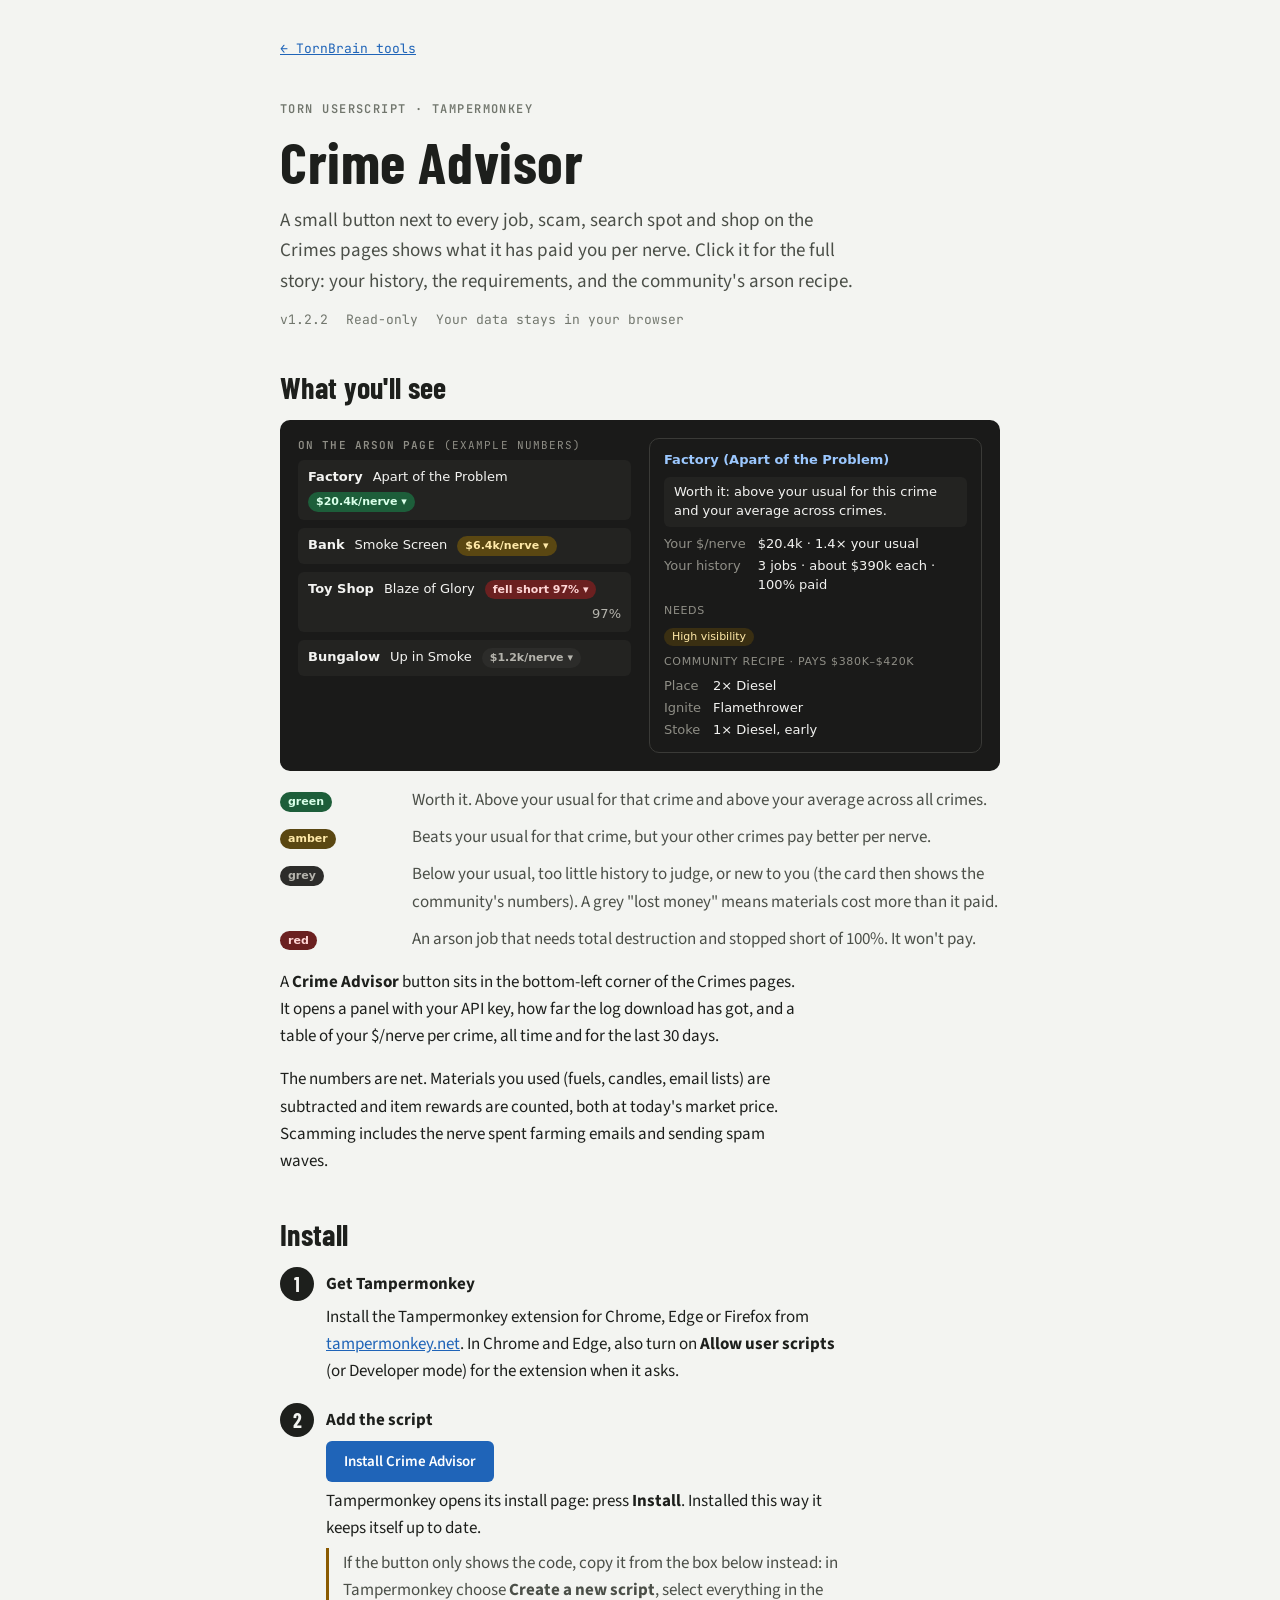
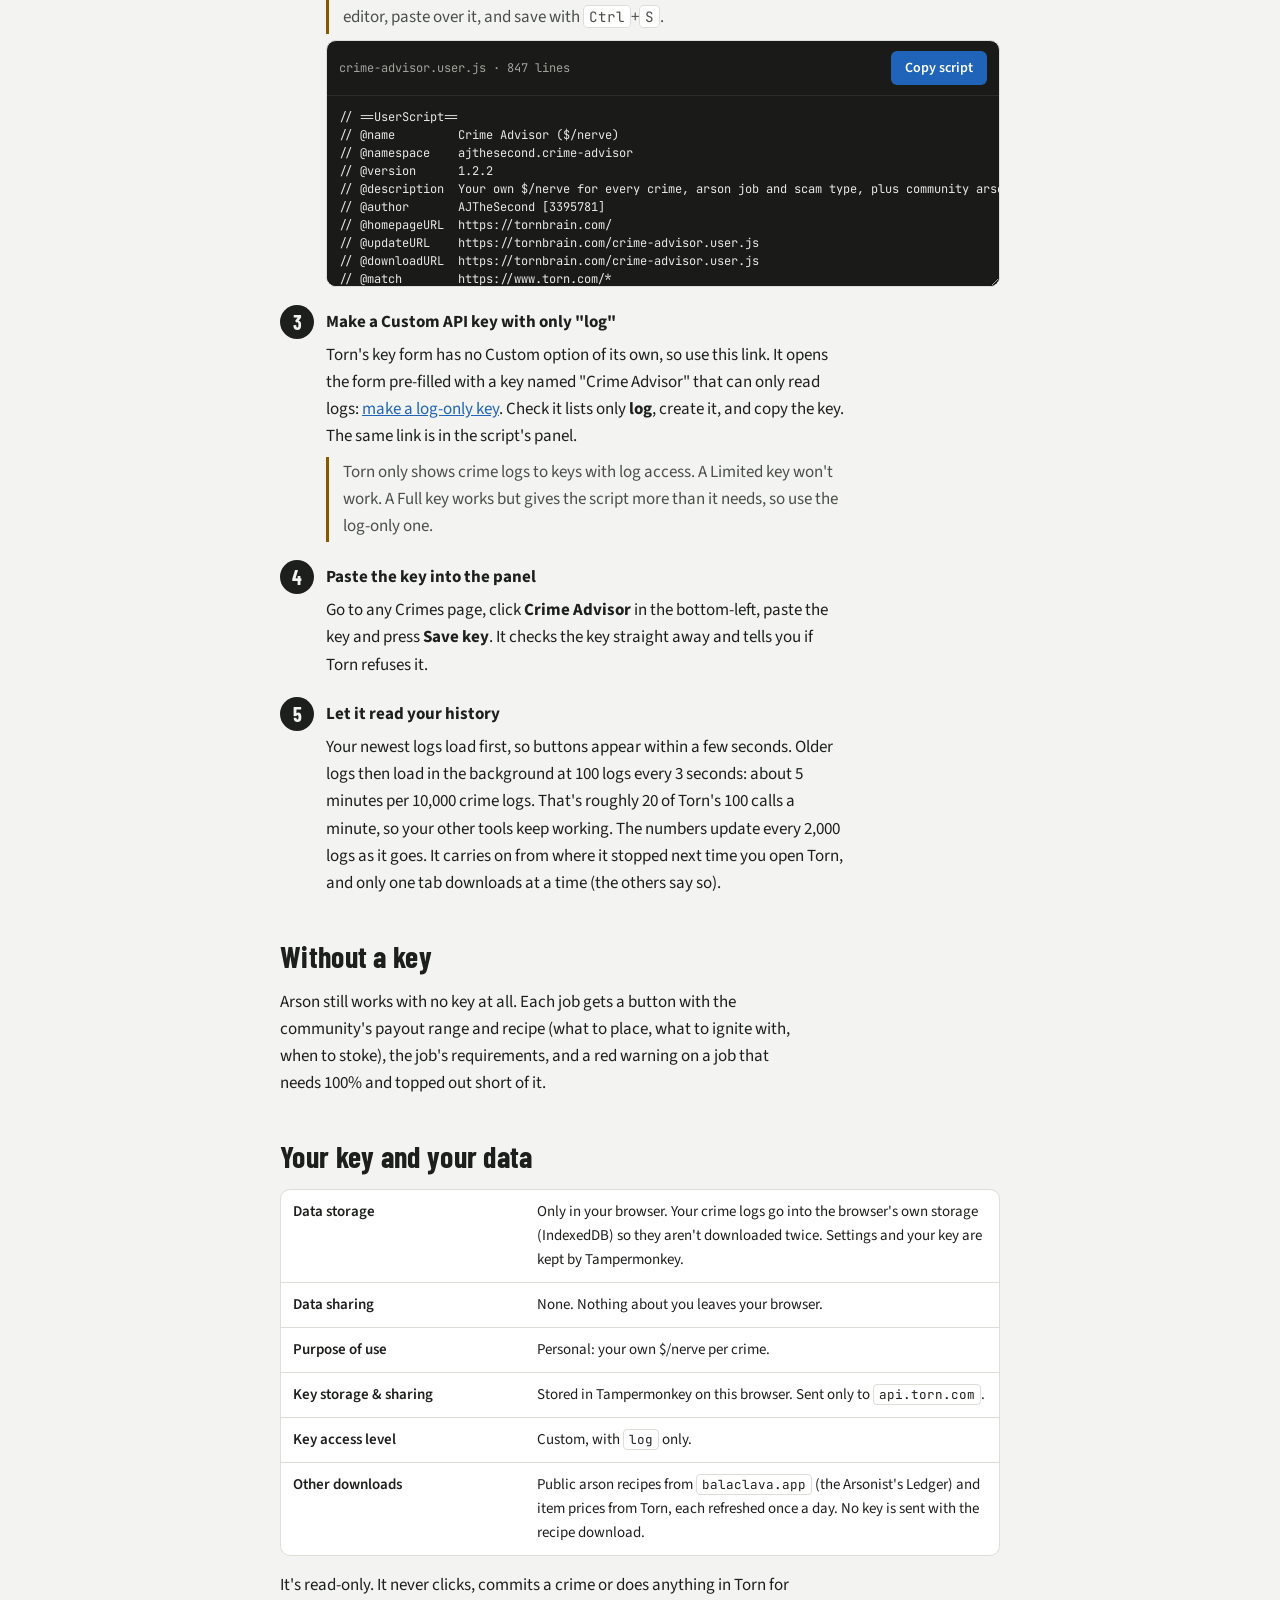
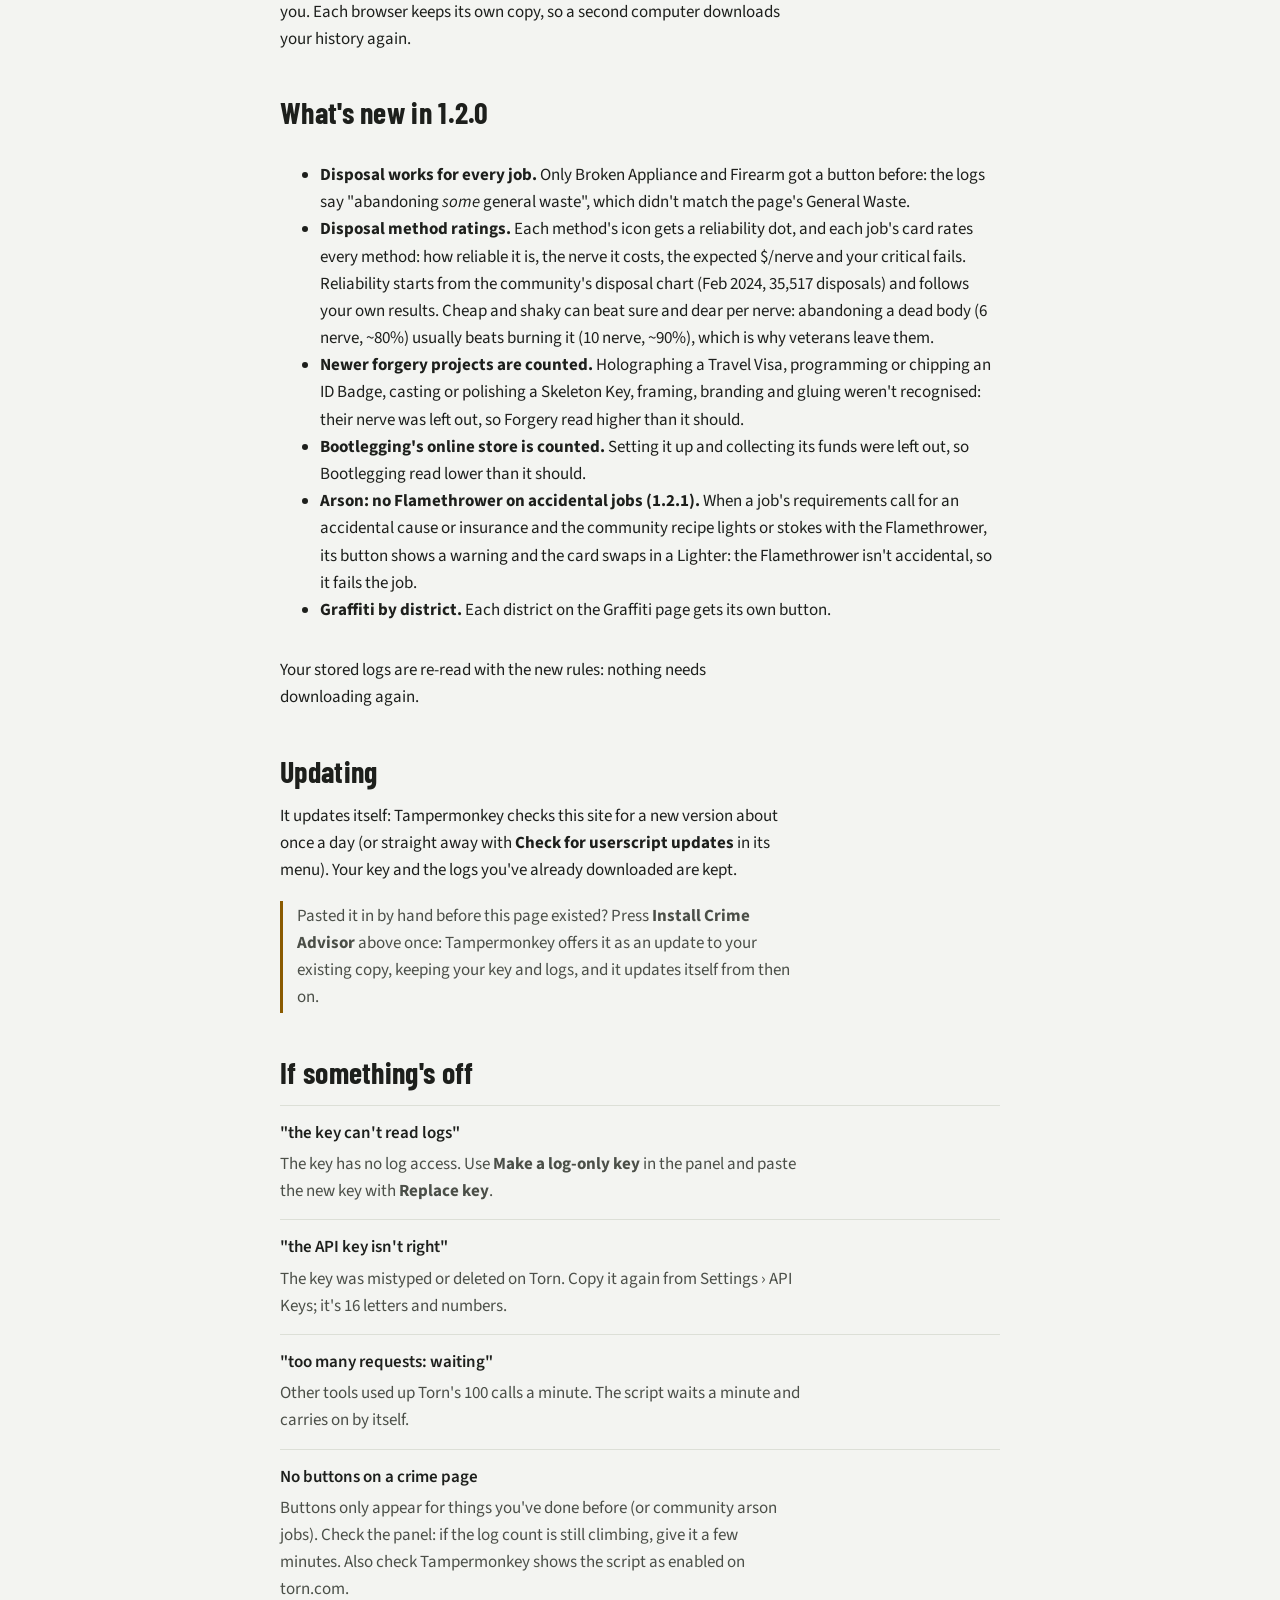
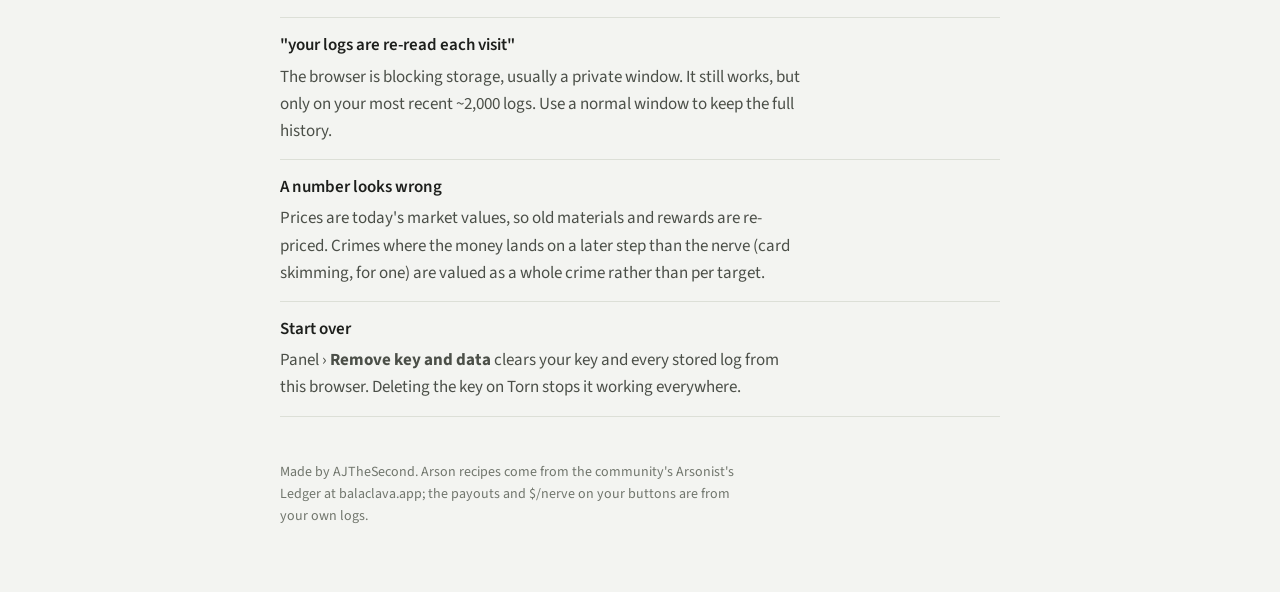
<file: crime-advisor/index.html>
<!doctype html>
<html lang="en">
<head>
<meta charset="utf-8">
<meta name="viewport" content="width=device-width, initial-scale=1">
<meta name="robots" content="noindex, nofollow">  <!-- stealth testing: remove at launch -->
<title>Crime Advisor for Torn</title>
<meta name="description" content="Your own $/nerve for every crime, arson job, scam and disposal method, right on Torn's crime pages. Read-only; your data stays in your browser.">
<meta property="og:type" content="website">
<meta property="og:url" content="https://tornbrain.com/crime-advisor/">
<meta property="og:title" content="Crime Advisor for Torn">
<meta property="og:description" content="Your own $/nerve for every crime, arson job, scam and disposal method, right on Torn's crime pages. Read-only; your data stays in your browser.">
<meta name="theme-color" content="#1a1a19">
<style>[hidden]{display:none!important}img{max-width:100%}.btn.install{display:inline-block;font-size:15px;padding:10px 18px;text-decoration:none}</style>

<title>Crime Advisor Guide</title>
<link rel="preconnect" href="https://fonts.googleapis.com">
<link rel="preconnect" href="https://fonts.gstatic.com" crossorigin>
<link rel="stylesheet" href="https://fonts.googleapis.com/css2?family=Barlow+Condensed:wght@600;700&family=Source+Sans+3:wght@400;600;700&family=JetBrains+Mono:wght@400;600&display=swap">
<style>
:root{
  --bg:#f3f4f1; --surface:#ffffff; --ink:#1d1f1c; --ink-2:#4b4f48; --muted:#71766d; --line:#dcdfd7;
  --accent:#1f64b8; --accent-ink:#ffffff; --code-bg:#1a1a19; --code-ink:#e8e8e4;
  --good-bg:#1d5e3a; --good-ink:#d9ffe9; --mid-bg:#5a4712; --mid-ink:#ffe9a8; --bad-bg:#6b2020; --bad-ink:#ffd6d6;
  --plain-bg:#2c2c2a; --plain-ink:#b5b4ad; --warn:#8a5a00;
  --display:"Barlow Condensed","Arial Narrow",system-ui,sans-serif;
  --body:"Source Sans 3",system-ui,-apple-system,"Segoe UI",sans-serif;
  --mono:"JetBrains Mono",ui-monospace,Consolas,monospace;
}
@media (prefers-color-scheme: dark){
  :root:not([data-theme="light"]){
    color-scheme:dark;
    --bg:#141513; --surface:#1c1d1b; --ink:#eeefeb; --ink-2:#c3c6be; --muted:#8f948a; --line:#30322e;
    --accent:#8fc0ff; --accent-ink:#0f1a2a; --code-bg:#0e0f0d; --code-ink:#e8e8e4; --warn:#f0c060;
  }
}
:root[data-theme="dark"]{
  color-scheme:dark;
  --bg:#141513; --surface:#1c1d1b; --ink:#eeefeb; --ink-2:#c3c6be; --muted:#8f948a; --line:#30322e;
  --accent:#8fc0ff; --accent-ink:#0f1a2a; --code-bg:#0e0f0d; --code-ink:#e8e8e4; --warn:#f0c060;
}
*{box-sizing:border-box}
body{background:var(--bg);color:var(--ink);font:17px/1.6 var(--body);margin:0}
.wrap{max-width:760px;margin:0 auto;padding-inline:20px;padding-block:40px 64px;display:grid;gap:44px}
a{color:var(--accent)}
a:focus-visible,button:focus-visible,textarea:focus-visible{outline:2px solid var(--accent);outline-offset:2px}
h1,h2{font-family:var(--display);font-weight:700;letter-spacing:.01em;text-wrap:balance;margin:0;line-height:1.05}
h1{font-size:clamp(40px,8vw,58px)}
h2{font-size:30px}
h3{font-size:17px;margin:0}
p{margin:0;max-width:65ch}
code,kbd{font-family:var(--mono);font-size:.84em;background:var(--surface);border:1px solid var(--line);border-radius:4px;padding:1px 5px}
.eyebrow{font:600 12px var(--mono);letter-spacing:.12em;text-transform:uppercase;color:var(--muted)}
section{display:grid;gap:16px}
header{display:grid;gap:14px}
header .lede{font-size:19px;color:var(--ink-2)}
.meta{display:flex;flex-wrap:wrap;gap:8px 18px;font:13px var(--mono);color:var(--muted)}

/* install steps: a real sequence */
ol.steps{list-style:none;margin:0;padding:0;display:grid;gap:18px;counter-reset:s}
ol.steps>li{display:grid;grid-template-columns:34px 1fr;gap:12px;counter-increment:s}
ol.steps>li::before{content:counter(s);font:700 20px/34px var(--display);text-align:center;width:34px;height:34px;border-radius:50%;
  background:var(--ink);color:var(--bg)}
ol.steps>li>div{display:grid;gap:6px;padding-top:4px;min-width:0}
ol.steps ul{margin:0;padding-left:20px}

.script{border:1px solid var(--line);border-radius:10px;overflow:hidden;background:var(--code-bg)}
.script-bar{display:flex;flex-wrap:wrap;gap:10px;align-items:center;justify-content:space-between;padding:10px 12px;border-bottom:1px solid #2c2c2a}
.script-bar span{font:12px var(--mono);color:#a3a39b}
.script textarea{display:block;width:100%;height:190px;border:0;resize:vertical;background:var(--code-bg);color:var(--code-ink);
  font:12px/1.5 var(--mono);padding:12px;white-space:pre;overflow:auto}
.btn{font:600 14px var(--body);background:var(--accent);color:var(--accent-ink);border:0;border-radius:6px;padding:7px 14px;cursor:pointer}
.btn:hover{filter:brightness(1.08)}
#copy-note{font:12px var(--mono);color:#9fd9b4}

/* the in-game look: these mirror the script's own styles */
.game{background:#1a1a19;color:#f3f3f1;border-radius:10px;padding:18px;display:grid;gap:14px;font:13px/1.45 system-ui,sans-serif}
.game .label{font:600 11px var(--mono);letter-spacing:.1em;text-transform:uppercase;color:#8f8e86}
.jobrow{display:flex;flex-wrap:wrap;align-items:center;gap:6px 10px;padding:8px 10px;background:#232321;border-radius:6px}
.jobrow b{font-weight:600}
.jobrow .pct{margin-left:auto;color:#b5b4ad;font-variant-numeric:tabular-nums}
.chip{display:inline-block;padding:1px 8px;border-radius:999px;font:600 11px/1.6 system-ui,sans-serif;white-space:nowrap}
.chip.good{background:var(--good-bg);color:var(--good-ink)} .chip.mid{background:var(--mid-bg);color:var(--mid-ink)}
.chip.bad{background:var(--bad-bg);color:var(--bad-ink)} .chip.plain{background:var(--plain-bg);color:var(--plain-ink)}
.card{background:#1a1a19;border:1px solid #3a3a37;border-radius:10px;padding:12px 14px;max-width:340px;display:grid;gap:8px}
.card h5{margin:0;font-size:13px;color:#9cc8ff}
.card .verdict{padding:6px 10px;border-radius:6px;background:#232321}
.card dl{display:grid;grid-template-columns:auto 1fr;gap:3px 12px;margin:0}.card dt{color:#8f8e86}.card dd{margin:0}
.card .sec{font-size:11px;letter-spacing:.06em;text-transform:uppercase;color:#8f8e86}
.card .req{display:inline-block;background:#3a2f12;color:#ffe9a8;border-radius:999px;padding:1px 8px;font-size:11px}
.split{display:grid;grid-template-columns:repeat(auto-fit,minmax(260px,1fr));gap:18px;align-items:start}
.example-tag{font:11px var(--mono);color:#8f8e86}

.legend{display:grid;gap:10px;margin:0}
.legend>div{display:grid;grid-template-columns:120px 1fr;gap:12px;align-items:baseline}
.legend dt{margin:0}.legend dd{margin:0;color:var(--ink-2)}

.facts{width:100%;border-collapse:collapse;font-size:15px}
.facts th,.facts td{text-align:left;vertical-align:top;padding:10px 12px;border-bottom:1px solid var(--line)}
.facts th{width:34%;font-weight:600}
.table-scroll{overflow-x:auto;background:var(--surface);border:1px solid var(--line);border-radius:10px}
.facts tr:last-child th,.facts tr:last-child td{border-bottom:0}

.faq{display:grid;gap:0;margin:0;border-top:1px solid var(--line)}
.faq>div{display:grid;gap:4px;padding:14px 0;border-bottom:1px solid var(--line)}
.faq dt{font-weight:600}.faq dd{margin:0;color:var(--ink-2);max-width:65ch}
.note{border-left:3px solid var(--warn);padding:2px 0 2px 14px;color:var(--ink-2)}
footer{font-size:14px;color:var(--muted);display:grid;gap:6px}
@media (max-width:480px){ .legend>div{grid-template-columns:1fr;gap:2px} body{font-size:16px} }
@media (prefers-reduced-motion:reduce){*{transition:none!important}}
</style>
</head>
<body>

<div class="wrap">
  <p class="meta"><a href="/">&larr; TornBrain tools</a></p>
  <header>
    <div class="eyebrow">Torn userscript &middot; Tampermonkey</div>
    <h1>Crime Advisor</h1>
    <p class="lede">A small button next to every job, scam, search spot and shop on the Crimes pages shows what it has paid you per nerve. Click it for the full story: your history, the requirements, and the community's arson recipe.</p>
    <div class="meta"><span>v1.2.2</span><span>Read-only</span><span>Your data stays in your browser</span></div>
  </header>

  <section aria-labelledby="look">
    <h2 id="look">What you'll see</h2>
    <div class="game">
      <div class="split">
        <div style="display:grid;gap:8px">
          <div class="label">On the Arson page <span class="example-tag">(example numbers)</span></div>
          <div class="jobrow"><b>Factory</b><span>Apart of the Problem</span><span class="chip good">$20.4k/nerve &#9662;</span></div>
          <div class="jobrow"><b>Bank</b><span>Smoke Screen</span><span class="chip mid">$6.4k/nerve &#9662;</span></div>
          <div class="jobrow"><b>Toy Shop</b><span>Blaze of Glory</span><span class="chip bad">fell short 97% &#9662;</span><span class="pct">97%</span></div>
          <div class="jobrow"><b>Bungalow</b><span>Up in Smoke</span><span class="chip plain">$1.2k/nerve &#9662;</span></div>
        </div>
        <div class="card" aria-label="Example card">
          <h5>Factory (Apart of the Problem)</h5>
          <div class="verdict">Worth it: above your usual for this crime and your average across crimes.</div>
          <dl><dt>Your $/nerve</dt><dd>$20.4k &middot; 1.4&times; your usual</dd>
              <dt>Your history</dt><dd>3 jobs &middot; about $390k each &middot; 100% paid</dd></dl>
          <div class="sec">Needs</div>
          <div><span class="req">High visibility</span></div>
          <div class="sec">Community recipe &middot; pays $380k&ndash;$420k</div>
          <dl><dt>Place</dt><dd>2&times; Diesel</dd><dt>Ignite</dt><dd>Flamethrower</dd><dt>Stoke</dt><dd>1&times; Diesel, early</dd></dl>
        </div>
      </div>
    </div>

    <dl class="legend">
      <div><dt><span class="chip good">green</span></dt><dd>Worth it. Above your usual for that crime and above your average across all crimes.</dd></div>
      <div><dt><span class="chip mid">amber</span></dt><dd>Beats your usual for that crime, but your other crimes pay better per nerve.</dd></div>
      <div><dt><span class="chip plain">grey</span></dt><dd>Below your usual, too little history to judge, or new to you (the card then shows the community's numbers). A grey "lost money" means materials cost more than it paid.</dd></div>
      <div><dt><span class="chip bad">red</span></dt><dd>An arson job that needs total destruction and stopped short of 100%. It won't pay.</dd></div>
    </dl>
    <p>A <b>Crime Advisor</b> button sits in the bottom-left corner of the Crimes pages. It opens a panel with your API key, how far the log download has got, and a table of your $/nerve per crime, all time and for the last 30 days.</p>
    <p>The numbers are net. Materials you used (fuels, candles, email lists) are subtracted and item rewards are counted, both at today's market price. Scamming includes the nerve spent farming emails and sending spam waves.</p>
  </section>

  <section aria-labelledby="install">
    <h2 id="install">Install</h2>
    <ol class="steps">
      <li><div>
        <h3>Get Tampermonkey</h3>
        <p>Install the Tampermonkey extension for Chrome, Edge or Firefox from <a href="https://www.tampermonkey.net/" target="_blank" rel="noopener">tampermonkey.net</a>. In Chrome and Edge, also turn on <b>Allow user scripts</b> (or Developer mode) for the extension when it asks.</p>
      </div></li>
      <li><div>
        <h3>Add the script</h3>
        <p><a class="btn install" href="/crime-advisor.user.js">Install Crime Advisor</a></p>
        <p>Tampermonkey opens its install page: press <b>Install</b>. Installed this way it keeps itself up to date.</p>
        <p class="note">If the button only shows the code, copy it from the box below instead: in Tampermonkey choose <b>Create a new script</b>, select everything in the editor, paste over it, and save with <kbd>Ctrl</kbd>+<kbd>S</kbd>.</p>
        <div class="script">
          <div class="script-bar"><span>crime-advisor.user.js &middot; 847 lines</span><span id="copy-note" aria-live="polite"></span><button class="btn" id="copy" type="button">Copy script</button></div>
          <textarea id="src" readonly spellcheck="false" aria-label="Crime Advisor script">// ==UserScript==
// @name         Crime Advisor ($/nerve)
// @namespace    ajthesecond.crime-advisor
// @version      1.2.2
// @description  Your own $/nerve for every crime, arson job and scam type, plus community arson recipes, right on Torn's crime pages. Everything stays in your browser.
// @author       AJTheSecond [3395781]
// @homepageURL  https://tornbrain.com/
// @updateURL    https://tornbrain.com/crime-advisor.user.js
// @downloadURL  https://tornbrain.com/crime-advisor.user.js
// @match        https://www.torn.com/*
// @grant        GM_xmlhttpRequest
// @grant        GM_getValue
// @grant        GM_setValue
// @connect      api.torn.com
// @connect      balaclava.app
// @run-at       document-idle
// ==/UserScript==

/*
 * What it does
 *   - On Torn's crime pages, a small button next to each arson job, scam type, search spot, shop, document...
 *     shows YOUR $/nerve for it (from your own crime logs). Click it for a card: the verdict, your history,
 *     the job's requirements, the community recipe (arson) and your own winning recipe.
 *   - Arson works even without an API key: requirements, community recipes and "fell short" warnings.
 *
 * Your data
 *   - Your API key is stored by Tampermonkey in this browser and only ever sent to api.torn.com.
 *   - Your crime logs are copied into this browser's storage (IndexedDB) so it doesn't re-download them.
 *     Nothing is sent anywhere else. The community recipes are downloaded from balaclava.app (public data).
 *   - Key: a Custom key with only "log" is enough (Torn requires log access to read crime logs). Torn's form has no
 *     Custom option: the panel's "Make a log-only key" link opens it pre-filled.
 *
 * Read-only: it never clicks, commits a crime or does anything in Torn for you.
 */

/* global GM_xmlhttpRequest, GM_getValue, GM_setValue, module */

// ======================================================================================================
// The analysis (pure functions: no browser APIs, so it can be tested outside Torn)
// ======================================================================================================
const CA = (() =&gt; {
  "use strict";
  const DAY = 86400;
  const ARSON = 13, SCAMMING = 12, FORGERY = 11, DISPOSAL = 9;
  const ARSON_EXPIRE = 7 * DAY, SCAM_EXPIRE = DAY, SCAM_LOST_AFTER = 3600, MIN_NERVE = 30;
  const NAMES = { 1: "Search for Cash", 2: "Bootlegging", 3: "Graffiti", 4: "Shoplifting", 5: "Pickpocketing", 6: "Card Skimming",
                  7: "Burglary", 8: "Hustling", 9: "Disposal", 10: "Cracking", 11: "Forgery", 12: "Scamming", 13: "Arson" };
  // Crimes whose every step names what it's done to: $/nerve by that is meaningful. In the others the money lands
  // on a different step than the nerve (skimming pays when you sell the details), so they're valued as a whole.
  const KIND_CRIMES = new Set([1, 3, 4, 5, 9, 11]);
  const J = String.raw`an? (?&lt;d&gt;.+\(.+\))`;
  const R = (p, crime, action) =&gt; [new RegExp(p, "i"), crime, action];
  const RULES = [
    R(`^breaching ${J}$`, ARSON, "Make entry"), R(`^placing a combustible at ${J}$`, ARSON, "Place combustible"),
    R(`^igniting ${J}$`, ARSON, "Ignite"), R(`^stoking ${J}$`, ARSON, "Stoke"), R(`^dampening ${J}$`, ARSON, "Dampen"),
    R(`^planting evidence at ${J}$`, ARSON, "Plant evidence"),
    R(String.raw`^collecting the reward for the (?&lt;d&gt;.+) Arson job$`, ARSON, "Collect"),
    R(String.raw`^farming email addresses$`, SCAMMING, "Farm emails"),
    R(String.raw`^sending out an? (?&lt;d&gt;.+?) spam wave$`, SCAMMING, "Spam wave"),
    R(String.raw`^responding to an? (?&lt;d&gt;.+?) target$`, SCAMMING, "Respond"),
    R(String.raw`^stencil cutting for an? (?&lt;d&gt;.+)$`, FORGERY, "Stencil cutting"),
    R(String.raw`^painting the letters of an? (?&lt;d&gt;.+)$`, FORGERY, "Painting letters"),
    R(String.raw`^(?&lt;a&gt;drafting|typewriting|printing|signing|sealing|stamping|laminating|embossing|forging|designing|cutting|perforating|rubbing|pressing|painting|drilling|engraving|punching|mold forming|casting|filing|polishing|framing|programming|branding|holographing|gluing) an? (?&lt;d&gt;.+)$`, FORGERY, ""),
    R(String.raw`^extracting a chip for an? (?&lt;d&gt;.+)$`, FORGERY, "Extract chip"), R(String.raw`^embedding a chip into an? (?&lt;d&gt;.+)$`, FORGERY, "Embed chip"),
    R(String.raw`^setting up an online store$`, 2, "Set up online store"), R(String.raw`^collecting funds from an online store$`, 2, "Collect online store"),
    R(String.raw`^(?&lt;a&gt;abandoning|burying|burning|dissolving|sinking|feeding|cremating|dumping) (?&lt;d&gt;.+)$`, DISPOSAL, ""),
    R(String.raw`^(?&lt;a&gt;brute forcing|cracking) an? (?&lt;d&gt;.+)$`, 10, ""),
    R(String.raw`^gathering audience`, 8, "Gather audience"), R(String.raw`^introducing (?&lt;d&gt;.+)$`, 8, "Introduce game"),
    R(String.raw`^winning on (?&lt;d&gt;.+)$`, 8, "Win"), R(String.raw`^losing (?:on )?(?&lt;d&gt;.+)$`, 8, "Lose"),
    R(String.raw`^shoplifting from (?&lt;d&gt;.+)$`, 4, "Shoplift"), R(String.raw`^searching (?:the |an? )?(?&lt;d&gt;.+)$`, 1, "Search"),
    R(String.raw`^pickpocketing an? (?&lt;d&gt;.+)$`, 5, "Pickpocket"), R(String.raw`^scouting for (?:an? )?(?&lt;d&gt;.+)$`, 7, "Scout"),
    R(String.raw`^casing an? (?&lt;d&gt;.+)$`, 7, "Case"), R(String.raw`^burgling an? (?&lt;d&gt;.+)$`, 7, "Burgle"),
    R(String.raw`^(?&lt;a&gt;installing|recovering|retrieving) an? (?:card )?skimmer(?: at an?)? ?(?&lt;d&gt;.*)$`, 6, ""),
    R(String.raw`^selling card details`, 6, "Sell card details"), R(String.raw`.*(skimm|card details)`, 6, "Other"),
    R(String.raw`^spraying graffiti in (?:the )?(?&lt;d&gt;.+)$`, 3, "Spray"),  // "spraying graffiti in the Red-Light District"
    R(String.raw`.*(graffiti|spray|tagging)`, 3, "Other"), R(String.raw`.*(dvd|bootleg)`, 2, "Other"),
  ];
  // Log types that aren't actions (no nerve) but belong to a crime; and the ones that used up materials.
  const EVENT_CRIME = { 9360: ARSON, 9361: ARSON, 9362: ARSON, 9356: SCAMMING, 9309: FORGERY, 9310: FORGERY, 9300: 2, 9308: 2,
                        9301: 3, 9350: 3, 9351: 3, 9302: 6, 9303: 6, 9304: 9, 9305: 10, 9306: 10, 9307: 10 };
  const COST_TYPES = new Set([9361, 9310, 9309, 9300, 9301, 9304]);

  const cap = s =&gt; s ? s[0].toUpperCase() + s.slice(1) : s;
  function classify(action) {
    const a = action.trim();
    for (const [rx, crime, label] of RULES) {
      const m = a.match(rx);
      if (m) {
        const g = m.groups || {};
        let detail = (g.d || "").trim();
        if (crime === DISPOSAL) detail = cap(detail.replace(/^(a|an|some|the) /i, ""));  // "some general waste": the page's General Waste
        return { crime, action: label || cap(g.a || ""), detail };
      }
    }
    return { crime: null, action: a, detail: "" };
  }
  const resultOf = t =&gt; (t = (t || "").toLowerCase()).includes("critical fail") ? "crit" : t.includes("fail") ? "fail" : "success";
  function* items(d, keys = ["items_used", "items_added", "items_gained"]) {
    for (const k of keys) {
      const v = d[k];
      if (v &amp;&amp; typeof v === "object") for (const [id, n] of Object.entries(v)) if (/^\d+$/.test(id)) yield [Number(id), Number(n) || 1];
    }
  }

  // Log rows (as stored) -&gt; events, oldest first, classified.
  function load(rows) {
    return rows.slice().sort((a, b) =&gt; a.ts - b.ts || (a.id &lt; b.id ? -1 : 1)).map(r =&gt; {
      const e = { id: r.id, ts: r.ts, type: r.type, title: r.title, d: r.d || {} };
      if (e.d.crime_action) {
        Object.assign(e, classify(e.d.crime_action));
        e.result = resultOf(r.title);
        e.nerve = e.d.nerve || 0;
        e.money = (e.d.money_gained || 0) - (e.d.money_lost || 0);
        e.isStep = true;
      } else e.crime = EVENT_CRIME[r.type] ?? null;
      return e;
    });
  }

  // Each arson job from inquire/breach to collect; items in the same second as a step are that step's job's.
  function arsonJobs(events, price, now) {
    const jobs = [], open = new Map(), stepAt = new Map();
    for (const e of events) if (e.crime === ARSON &amp;&amp; e.isStep &amp;&amp; e.detail) (stepAt.get(e.ts) || stepAt.set(e.ts, []).get(e.ts)).push([e.detail, e.action]);
    const close = (j, state, ts) =&gt; { j.state = state; j.closed = ts; open.delete(j.job); };
    for (const e of events) {
      if (e.crime !== ARSON) continue;
      if (COST_TYPES.has(e.type)) {
        const near = [0, -1, 1, -2, 2].flatMap(dt =&gt; stepAt.get(e.ts + dt) || []);
        const step = near.find(s =&gt; ["Place combustible", "Plant evidence", "Stoke"].includes(s[1])) || near[0];
        const j = step ? open.get(step[0]) : [...open.values()].sort((a, b) =&gt; b.last - a.last)[0];
        if (j) {
          const used = [...items(e.d, ["items_used"])];
          j.itemCost += used.reduce((s, [i, n]) =&gt; s + (price[i] || 0) * n, 0);
          const bucket = step &amp;&amp; step[1] === "Plant evidence" ? j.evidence : j.fuel;
          for (const [i, n] of used) bucket[i] = (bucket[i] || 0) + n;
        }
        continue;
      }
      const job = e.detail || (e.type === 9360 ? e.d.target : null);
      if (!job) continue;
      const starts = e.type === 9360 || e.action === "Make entry";
      let j = open.get(job);
      if (j &amp;&amp; (e.ts - j.last &gt; ARSON_EXPIRE || (starts &amp;&amp; j.worked))) { close(j, "expired", j.last); j = null; }
      if (!j) {
        j = { job, opened: e.ts, last: e.ts, closed: null, state: "open", nerve: 0, steps: 0, money: 0, itemCost: 0, worked: false,
              lit: false, stokes: 0, dampens: 0, fuel: {}, evidence: {} };
        jobs.push(j); open.set(job, j);
      }
      j.last = e.ts;
      if (e.isStep) {
        j.nerve += e.nerve; j.steps += 1; j.money += e.money;
        j.worked = j.worked || e.action !== "Make entry";
        j.lit = j.lit || (e.action === "Ignite" &amp;&amp; e.result === "success");
        j.stokes += e.action === "Stoke"; j.dampens += e.action === "Dampen";
        if (e.action === "Collect" &amp;&amp; e.result === "success") close(j, "paid", e.ts);
      }
    }
    for (const j of [...open.values()]) if (now - j.last &gt; ARSON_EXPIRE) close(j, "expired", j.last);
    for (const j of jobs) if (j.state === "expired" &amp;&amp; !j.steps) j.state = "skipped";
    return jobs;
  }

  // Each scam conversation from reading the email to the payout (responses go to the newest open one per method).
  function scamConversations(events, now) {
    const convs = [], stacks = new Map();
    const stack = m =&gt; stacks.get(m) || stacks.set(m, []).get(m);
    const close = (c, state, ts) =&gt; { c.state = state; c.closed = ts; const s = stack(c.method); s.splice(s.indexOf(c), 1); };
    const sweep = (m, ts) =&gt; { for (const c of [...stack(m)]) {
      if (c.state === "failing" &amp;&amp; ts - c.last &gt; SCAM_LOST_AFTER) close(c, "lost", c.last);
      else if (ts - c.last &gt; SCAM_EXPIRE) close(c, "expired", c.last);
    } };
    const conv = (m, target, ts) =&gt; { const c = { method: m, target, opened: ts, last: ts, closed: null, state: "open", responses: 0, nerve: 0, money: 0 }; convs.push(c); stack(m).push(c); return c; };
    for (const e of events) {
      if (e.crime !== SCAMMING) continue;
      if (e.type === 9356) {
        const m = e.d.method || "?";
        sweep(m, e.ts);
        const st = stack(m);
        if (st.length &amp;&amp; st[st.length - 1].state === "failing") close(st[st.length - 1], "lost", st[st.length - 1].last);
        conv(m, e.d.target, e.ts);
        continue;
      }
      if (e.action !== "Respond") continue;
      const m = e.detail;
      sweep(m, e.ts);
      const st = stack(m);
      while (st.length &amp;&amp; st[st.length - 1].state === "failing" &amp;&amp; e.result !== "success") close(st[st.length - 1], "lost", st[st.length - 1].last);
      if (!st.length) conv(m, null, null);
      const c = st[st.length - 1];
      c.last = e.ts; c.responses += 1; c.nerve += e.nerve; c.money += e.money;
      c.state = e.result === "fail" ? "failing" : "open";
      if (e.money &gt; 0) close(c, "paid", e.ts); else if (e.result === "crit") close(c, "lost", e.ts);
    }
    for (const m of stacks.keys()) sweep(m, now);
    for (const c of convs) if (c.state === "failing") c.state = "open";
    return convs;
  }

  // ---- community recipes (the Arsonist's Ledger dataset, keyed by job title) ----
  const REF_NAMES = { hydrogen: "Hydrogen Tank", methane: "Methane Tank", oxygen: "Oxygen Tank", magnesium: "Magnesium Shavings", potassium_nitrate: "Potassium Nitrate" };
  const TOOLS = new Set(["flamethrower", "lighter", "blanket", "sand", "extinguisher"]);  // kept after use: no cost
  const refName = id =&gt; REF_NAMES[id] || id.replace(/_/g, " ").replace(/\b\w/g, c =&gt; c.toUpperCase());
  const jobTitle = job =&gt; (job.match(/^.* \((.*)\)$/) || [, job])[1];
  function community(r, priceByName) {
    if (!r) return null;
    const a = r.actions || {}, step = k =&gt; (a[k] || []).map(x =&gt; [x.resourceId, x.qty || 1, !!x.optional]);
    const [ev, place, ign, stoke, damp] = ["evidence", "place", "ignite", "stoke", "dampen"].map(step);
    const fmt = xs =&gt; xs.map(([i, q]) =&gt; q &gt; 1 ? `${q} ${refName(i)}` : refName(i)).join(" + ");
    const steps = [];
    if (ev.length) steps.push(["Evidence", fmt(ev)]);
    if (place.length) steps.push(["Place", fmt(place)]);
    if (ign.length) steps.push(["Ignite", fmt(ign)]);
    if (stoke.length) steps.push(["Stoke", fmt(stoke) + (a.stokeTime ? ` (${a.stokeTime})` : "") + (stoke.every(x =&gt; x[2]) ? " if needed" : "")]);
    if (damp.length) steps.push(["Dampen", fmt(damp)]);
    const needed = [...ev, ...place, ...stoke, ...damp].filter(x =&gt; !x[2]);
    const nerve = 10 + 5 * needed.reduce((s, x) =&gt; s + x[1], 0);  // breach 3 + ignite 5 + collect 2, and 5 per other step
    const cost = needed.filter(x =&gt; !TOOLS.has(x[0])).reduce((s, [i, q]) =&gt; s + (priceByName[refName(i)] || 0) * q, 0);
    const lo = r.payoutMin || 0, hi = r.payoutMax || 0;
    return { steps, min: lo, max: hi, nerve, cost: Math.round(cost), per_nerve: hi ? Math.round(((lo + hi) / 2 - cost) / nerve) : null };
  }

  function recipe(j, names) {
    const nm = i =&gt; names[i] || `item ${i}`;
    const fuel = Object.entries(j.fuel).sort((a, b) =&gt; b[1] - a[1]).map(([i, n]) =&gt; n &gt; 1 ? `${n}x ${nm(i)}` : nm(i)).join(" + ");
    const ev = Object.keys(j.evidence).map(nm).join(" + ");
    const text = [fuel, ev &amp;&amp; `${ev} evidence`].filter(Boolean).join(" + ") || "no fuel logged";
    return text + (j.stokes ? `, ${j.stokes} stoke${j.stokes &gt; 1 ? "s" : ""}` : "") + (j.dampens ? `, ${j.dampens} dampen${j.dampens &gt; 1 ? "s" : ""}` : "");
  }
  function tendHint(t) {
    if (!t || t.paid &lt; 2 || !t.stoked) return null;
    if (t.stoked === t.paid) return `stoke: ${t.stoked}/${t.paid} payouts`;
    if (t.stoked * 2 &gt;= t.paid) return `often stoked: ${t.stoked}/${t.paid}, check its requirement`;
    return null;
  }
  function topRecipe(t) {
    if (!t || !Object.keys(t.recipes).length) return null;
    const [best, n] = Object.entries(t.recipes).sort((a, b) =&gt; b[1] - a[1])[0];
    return `${best} (${n} of ${t.paid} payouts)` + (t.last &amp;&amp; t.last !== best ? `; last time: ${t.last}` : "");
  }
  const median = xs =&gt; { const s = xs.slice().sort((a, b) =&gt; a - b), m = s.length &gt;&gt; 1; return s.length % 2 ? s[m] : (s[m - 1] + s[m]) / 2; };

  // ---- disposal: which method for which job ----
  // A job pays about the same whichever way it's disposed of, but each method costs fixed nerve and some fail more
  // often. So the pick is the best expected $/nerve: chance it works x what the job pays, less materials, over the
  // method's nerve. Cheap and shaky can beat reliable and dear: a dead body abandoned (6 nerve, ~80%) beats burned
  // (10 nerve, ~90%), which is why veterans leave them.
  // The community's chart (26 Feb 2024, 35,517 disposals) gives each method's reliability to start from; your own
  // results take over as you build history. Columns: abandon, bury, burn, sink, dissolve. g = very likely to work,
  // y = works with caution, o = works but fails often, r = fails almost every time, - = not available; * = a unique
  // outcome can be found there.
  const DISPOSAL_METHODS = ["Abandoning", "Burying", "Burning", "Sinking", "Dissolving"];
  const DISPOSAL_NERVE = { Abandoning: 6, Burying: 8, Burning: 10, Sinking: 12, Dissolving: 14 };
  const DISPOSAL_CHART = {
    "biological waste": "o y o g -", "body part": "o y y y g*", "building debris": "y* o - g -", "dead body": "y* g o o g",
    "document": "o y g* r r", "firearm": "o y* - g r", "general waste": "y* g g o r", "industrial waste": "o y* - g -",
    "murder weapon": "o y - g* r", "old furniture": "y o* g y r", "broken appliance": "o o - g* r", "vehicle": "o* - g g -" };
  const CHART_ODDS = { g: 0.95, y: 0.82, o: 0.65, r: 0.10 }, CHART_WEIGHT = 8;  // the chart counts as 8 attempts of your own
  function disposalMethods(job, stats) {
    const chart = (DISPOSAL_CHART[job.toLowerCase().replace(/s$/, "")] || DISPOSAL_CHART[job.toLowerCase()] || "? ? ? ? ?").split(" ");
    const done = Object.values(stats).filter(t =&gt; t.success);
    const paid = done.reduce((s, t) =&gt; s + t.success, 0);
    const pay = paid ? done.reduce((s, t) =&gt; s + t.money + t.itemValue, 0) / paid : null;
    const methods = DISPOSAL_METHODS.map((m, i) =&gt; {
      const t = stats[m] || {}, n = t.attempts || 0, ok = t.success || 0, c = chart[i] || "?";
      const rating = c.replace("*", ""), star = c.endsWith("*");
      if (rating === "-" &amp;&amp; !n) return { method: m, rating, star: false, available: false };
      const prior = CHART_ODDS[rating];
      const p = prior != null ? (ok + CHART_WEIGHT * prior) / (n + CHART_WEIGHT) : n ? ok / n : null;
      const nerve = n ? t.nerve / n : DISPOSAL_NERVE[m], cost = n ? t.itemCost / n : 0;
      const ev = p != null &amp;&amp; pay != null ? (p * pay - cost) / nerve : null;
      return { method: m, rating, star, available: true, tries: n, ok, crits: t.crit || 0, p: p != null ? Math.round(p * 1000) / 1000 : null,
               nerve: Math.round(nerve * 10) / 10, ev: ev != null ? Math.round(ev) : null,
               per_nerve: n &amp;&amp; t.nerve ? Math.round((t.money + t.itemValue - t.itemCost) / t.nerve) : null };
    });
    const live = methods.filter(m =&gt; m.available &amp;&amp; m.p != null);
    const score = m =&gt; m.ev != null ? m.ev : m.p / m.nerve;  // same pay whichever way: odds per nerve
    const best = live.reduce((a, m) =&gt; !a || score(m) &gt; score(a) ? m : a, null);
    const steady = live.reduce((a, m) =&gt; !a || m.p &gt; a.p || (m.p === a.p &amp;&amp; m.nerve &lt; a.nerve) ? m : a, null);
    return { methods, pay: pay ? Math.round(pay) : null, best: best &amp;&amp; best.method, steady: steady &amp;&amp; steady.method };
  }

  // The whole picture: $/nerve per crime and per kind (job, scam type, spot...), all costs in.
  function report(rows, { price = {}, names = {}, ref = {}, priceByName = {}, days = null, now = Date.now() / 1000 } = {}) {
    const since = days ? now - days * DAY : 0, events = load(rows);
    const blank = () =&gt; ({ attempts: 0, nerve: 0, success: 0, fail: 0, crit: 0, money: 0, itemValue: 0, itemCost: 0 });
    const crimes = {}, actions = new Map(), kinds = new Map();
    const add = (t, e) =&gt; { t.attempts++; t.nerve += e.nerve; t[e.result]++; t.money += e.money;
      for (const [i, n] of items(e.d, ["items_gained"])) t.itemValue += (price[i] || 0) * n; };
    const get = (m, k) =&gt; m.get(k) || m.set(k, blank()).get(k);
    // Materials are logged in the same second as the step they were for: charged to what that step was done to (and,
    // for disposal, to how: burning's gasoline, dissolving's acid).
    const stepAt = new Map(), how = new Map();
    for (const e of events) if (e.isStep &amp;&amp; KIND_CRIMES.has(e.crime)) stepAt.set(`${e.ts}|${e.crime}`, [e.detail || e.action, e.action]);
    for (const e of events) {
      if (e.ts &lt; since) continue;
      const cid = e.crime;
      if (e.isStep) {
        const c = cid ?? 0;
        add(crimes[c] ||= blank(), e);
        add(get(actions, `${c}|${e.action}|${c === SCAMMING ? e.detail : ""}`), e);
        if (KIND_CRIMES.has(c)) add(get(kinds, `${c}|${e.detail || e.action}`), e);
        if (c === DISPOSAL) add(get(how, `${e.detail || e.action}|${e.action}`), e);
      } else if (COST_TYPES.has(e.type) &amp;&amp; cid) {
        const cost = [...items(e.d, ["items_used", "items_added"])].reduce((s, [i, n]) =&gt; s + (price[i] || 0) * n, 0);
        (crimes[cid] ||= blank()).itemCost += cost;
        const at = [0, -1, 1, -2, 2].map(dt =&gt; stepAt.get(`${e.ts + dt}|${cid}`)).find(Boolean);
        if (at &amp;&amp; KIND_CRIMES.has(cid)) {
          get(kinds, `${cid}|${at[0]}`).itemCost += cost;
          if (cid === DISPOSAL) get(how, `${at[0]}|${at[1]}`).itemCost += cost;
        }
      }
    }
    const finish = t =&gt; { t.net = t.money + t.itemValue - t.itemCost; t.per_nerve = t.nerve ? t.net / t.nerve : null; return t; };
    const byCrime = {};
    for (const [c, t] of Object.entries(crimes)) byCrime[c] = { id: +c, name: NAMES[c] || "Unrecognised", ...finish(t) };

    // arson jobs in range, and how each has been tended and fuelled when it paid (all time)
    const allJobs = arsonJobs(events, price, now), arson = new Map(), tend = new Map();
    for (const j of allJobs.filter(j =&gt; (j.closed || j.last) &gt;= since)) {
      const a = arson.get(j.job) || arson.set(j.job, { job: j.job, instances: 0, paid: 0, expired: 0, open: 0, skipped: 0, nerve: 0, money: 0, itemCost: 0 }).get(j.job);
      a[j.state]++; a.instances += j.state !== "skipped"; a.nerve += j.nerve; a.money += j.money; a.itemCost += j.itemCost;
    }
    for (const j of allJobs) if (j.state === "paid" &amp;&amp; j.lit) {
      const t = tend.get(j.job) || tend.set(j.job, { paid: 0, stoked: 0, recipes: {}, last: null, payouts: [] }).get(j.job);
      t.paid++; t.stoked += j.stokes &gt; 0; t.payouts.push(j.money);
      const r = recipe(j, names); t.recipes[r] = (t.recipes[r] || 0) + 1; t.last = r;
    }
    // scam conversations in range, per method, with spam waves and a share of email farming
    const methods = new Map();
    const method = m =&gt; methods.get(m) || methods.set(m, { method: m, conversations: 0, paid: 0, lost: 0, expired: 0, open: 0, responses: 0, nerve: 0, money: 0, waves: 0, waveNerve: 0 }).get(m);
    for (const c of scamConversations(events, now).filter(c =&gt; (c.closed || c.last) &gt;= since)) {
      const m = method(c.method); m.conversations++; m[c.state]++; m.responses += c.responses; m.nerve += c.nerve; m.money += c.money;
    }
    for (const [k, v] of actions) { const [c, a, d] = k.split("|"); if (+c === SCAMMING &amp;&amp; a === "Spam wave") { const m = method(d); m.waves += v.attempts; m.waveNerve += v.nerve; } }
    const farm = actions.get(`${SCAMMING}|Farm emails|`), waves = [...methods.values()].reduce((s, m) =&gt; s + m.waves, 0);
    for (const m of methods.values()) {
      const share = farm &amp;&amp; waves ? m.waves / waves : 0;
      m.allNerve = m.nerve + m.waveNerve + Math.round((farm ? farm.nerve : 0) * share);
      m.net = m.money + (farm ? farm.money : 0) * share;  // farming's money is negative (paid out)
      const closed = m.paid + m.lost + m.expired;
      m.winRate = closed ? m.paid / closed : null;
    }

    // $/nerve by kind
    const base = Object.fromEntries(Object.values(byCrime).map(c =&gt; [c.id, c.per_nerve]));
    const out = [];
    for (const a of arson.values()) if (a.instances) {
      const t = tend.get(a.job), r = ref[jobTitle(a.job)];
      const recent = t ? t.payouts.slice(-6).filter(p =&gt; p &gt; 0) : [];
      out.push({ crime_id: ARSON, kind: a.job, nerve: a.nerve, net: a.money - a.itemCost, count: a.instances, unit: "jobs",
                 tend: tendHint(t), recipe: topRecipe(t), community: community(r, priceByName),
                 your_share: r &amp;&amp; r.payoutMax &amp;&amp; recent.length ? Math.round(100 * median(recent) / r.payoutMax) / 100 : null });
    }
    for (const m of methods.values()) if (m.conversations)
      out.push({ crime_id: SCAMMING, kind: m.method, nerve: m.allNerve, net: m.net, count: m.conversations, unit: "targets",
                 win_rate: m.winRate, paid: m.paid });
    for (const [k, v] of kinds) { const [c, kind] = [+k.split("|")[0], k.slice(k.indexOf("|") + 1)];
      const row = { crime_id: c, kind, nerve: v.nerve, net: v.money + v.itemValue - v.itemCost, count: v.attempts, unit: "crimes" };
      if (c === DISPOSAL) {  // which method to use for this job: the choice the page asks you to make
        const stats = Object.fromEntries([...how].filter(([hk]) =&gt; hk.slice(0, hk.lastIndexOf("|")) === kind).map(([hk, t]) =&gt; [hk.slice(hk.lastIndexOf("|") + 1), t]));
        Object.assign(row, disposalMethods(kind, stats));
      }
      out.push(row); }
    for (const k of out) {
      k.crime = NAMES[k.crime_id] || "Unrecognised";
      k.per_nerve = k.nerve ? k.net / k.nerve : null;
      k.avg_net = k.count ? k.net / k.count : null;
      k.vs_crime = k.per_nerve != null &amp;&amp; base[k.crime_id] ? k.per_nerve / base[k.crime_id] : null;
      k.few = k.nerve &lt; MIN_NERVE || k.count &lt; 2;
    }
    const total = finish(Object.values(crimes).reduce((t, c) =&gt; { for (const f of ["attempts", "nerve", "success", "fail", "crit", "money", "itemValue", "itemCost"]) t[f] += c[f]; return t; }, blank()));
    return { total, crimes: Object.values(byCrime).sort((a, b) =&gt; b.nerve - a.nerve), kinds: out, events: events.length };
  }

  // What the page badges: for each crime tab, the names to look for and your $/nerve for each.
  const slug = s =&gt; s.toLowerCase().replace(/[^a-z]/g, "");
  function pageValues(rep, ref = {}, priceByName = {}) {
    const overall = rep.total.per_nerve || 0, tabs = {};
    for (const k of rep.kinds) {
      if (!k.crime_id || k.per_nerve == null) continue;
      const find = k.crime_id === ARSON ? [jobTitle(k.kind)] : k.crime_id === SCAMMING ? [k.kind, k.kind.replace(/\s*scam$/i, "")]
        : k.crime_id === 1 ? [`Search the ${k.kind}`, `Search ${k.kind}`] : [k.kind, k.kind.replace(/^(a|an|the) /i, "")];
      (tabs[slug(NAMES[k.crime_id])] ||= []).push({ ...k, find: [...new Set(find.filter(f =&gt; f.length &gt;= 3))],
        worth: !k.few &amp;&amp; (k.vs_crime || 0) &gt;= 1 &amp;&amp; k.per_nerve &gt;= overall });
    }
    // arson jobs you've never done: the community recipe is all there is to go on
    const done = new Set((tabs.arson || []).map(v =&gt; jobTitle(v.kind)));
    const arsonBase = (rep.crimes.find(c =&gt; c.id === ARSON) || {}).per_nerve;
    for (const [title, r] of Object.entries(ref)) {
      if (done.has(title)) continue;
      const c = community(r, priceByName);
      if (!c || c.per_nerve == null) continue;
      const vs = arsonBase ? c.per_nerve / arsonBase : null;
      (tabs.arson ||= []).push({ crime_id: ARSON, kind: title, find: [title], per_nerve: c.per_nerve, vs_crime: vs, few: false, count: 0,
        unit: "jobs", source: "community", community: c, worth: (vs || 0) &gt;= 1 &amp;&amp; (!overall || c.per_nerve &gt;= overall) });
    }
    return { overall, tabs };
  }

  return { classify, load, arsonJobs, scamConversations, community, report, pageValues, jobTitle, slug, NAMES, disposalMethods };
})();

if (typeof module !== "undefined" &amp;&amp; module.exports) module.exports = CA;  // for tests (node)
else (function main() {
  "use strict";
  const url = new URL(location.href);
  const onCrimes = url.searchParams.get("sid") === "crimes";
  const body = document.body;
  if (!body) return;
  const KEY_LINK = "https://www.torn.com/preferences.php#tab=api?step=addNewKey&amp;title=Crime%20Advisor&amp;user=log";
  const $ = (tag, cls, text) =&gt; { const e = document.createElement(tag); if (cls) e.className = cls; if (text != null) e.textContent = text; return e; };
  const short = n =&gt; n == null ? "\u2013" : (n &lt; 0 ? "-" : "") + (Math.abs(n) &gt;= 1e6 ? `$${(Math.abs(n) / 1e6).toFixed(1).replace(/\.0$/, "")}m`
    : Math.abs(n) &gt;= 1e3 ? `$${(Math.abs(n) / 1e3).toFixed(1).replace(/\.0$/, "")}k` : `$${Math.round(Math.abs(n))}`);
  const sleep = ms =&gt; new Promise(r =&gt; setTimeout(r, ms));

  // ---------------- storage: settings in Tampermonkey, logs in IndexedDB ----------------
  const get = (k, d) =&gt; { try { const v = GM_getValue(k); return v === undefined ? d : v; } catch (e) { return d; } };
  const set = (k, v) =&gt; { try { GM_setValue(k, v); } catch (e) { /* ignore */ } };
  // Some browsers block IndexedDB (e.g. private windows): then the logs are kept in memory for this visit only.
  let memoryOnly = false;
  const idb = (() =&gt; {
    let p = null;
    const mem = new Map();
    const open = () =&gt; p || (p = new Promise(res =&gt; {
      const fail = () =&gt; { memoryOnly = true; res(null); };
      const timer = setTimeout(fail, 5000);
      try {
        const r = indexedDB.open("crime-advisor", 1);
        r.onupgradeneeded = () =&gt; r.result.createObjectStore("logs", { keyPath: "id" });
        r.onsuccess = () =&gt; { clearTimeout(timer); res(r.result); };
        r.onerror = () =&gt; { clearTimeout(timer); fail(); };
      } catch (e) { clearTimeout(timer); fail(); }
    }));
    const tx = async (mode, fn, memFn) =&gt; { const db = await open(); if (!db) return memFn(); return new Promise((res, rej) =&gt; {
      const t = db.transaction("logs", mode), s = t.objectStore("logs"), out = fn(s);
      t.oncomplete = () =&gt; res(out &amp;&amp; "result" in out ? out.result : out); t.onerror = () =&gt; rej(t.error); }); };
    return { put: rows =&gt; tx("readwrite", s =&gt; { rows.forEach(r =&gt; s.put(r)); }, () =&gt; rows.forEach(r =&gt; mem.set(r.id, r))),
             all: () =&gt; tx("readonly", s =&gt; s.getAll(), () =&gt; [...mem.values()]),
             count: () =&gt; tx("readonly", s =&gt; s.count(), () =&gt; mem.size),
             clear: () =&gt; tx("readwrite", s =&gt; s.clear(), () =&gt; mem.clear()) };
  })();

  // ---------------- the Torn API (your key, one request every 3 s at most) ----------------
  const GAP_MS = 3000;
  let lastReq = 0;
  function http(opts) {
    return new Promise((res, rej) =&gt; GM_xmlhttpRequest({ ...opts, timeout: 30000, onload: res, onerror: () =&gt; rej(new Error("network error")),
                                                         ontimeout: () =&gt; rej(new Error("timed out")) }));
  }
  async function api(path, params = {}) {
    const key = get("key", "");
    if (!key) throw new Error("no API key");
    const wait = lastReq + GAP_MS - Date.now();
    if (wait &gt; 0) await sleep(wait);
    lastReq = Date.now();
    const q = new URLSearchParams(Object.fromEntries(Object.entries({ ...params, comment: "CrimeAdvisor" }).filter(([, v]) =&gt; v != null)));
    const r = await http({ method: "GET", url: `https://api.torn.com/v2${path}?${q}`, headers: { Authorization: `ApiKey ${key}` } });
    const j = JSON.parse(r.responseText);
    if (j.error) {
      const msg = { 2: "the API key isn't right", 16: "the key can't read logs: use the panel's \"Make a log-only key\" link", 5: "too many requests: waiting",
                    8: "IP blocked by Torn for too many requests", 13: "the key's owner is inactive", 18: "the key is paused" }[j.error.code] || j.error.error;
      const e = new Error(msg); e.code = j.error.code; throw e;
    }
    return j;
  }

  // ---------------- syncing your crime logs (new ones first, then history, gently) ----------------
  const keep = ["crime_action", "nerve", "money_gained", "money_lost", "items_used", "items_added", "items_gained", "target", "method", "crime", "skill_level"];
  const slim = l =&gt; ({ id: String(l.id), ts: l.timestamp, type: (l.details || {}).id, title: (l.details || {}).title,
                       d: Object.fromEntries(keep.filter(k =&gt; l.data &amp;&amp; l.data[k] != null).map(k =&gt; [k, l.data[k]])) });
  let syncing = false, syncNote = "", syncError = "", syncedThisVisit = false;
  async function page(to, from) {
    const j = await api("/user/log", { cat: 136, limit: 100, to, from });
    const logs = j.log || [];
    if (logs.length) await idb.put(logs.map(slim));
    return logs;
  }
  async function sync(onProgress) {
    if (syncing || !get("key", "")) return;
    // one tab at a time: a lock that another tab's sync refreshes
    const lock = get("lock", 0);
    if (Date.now() - lock &lt; 20000) return;
    syncing = true;
    const beat = setInterval(() =&gt; set("lock", Date.now()), 5000);
    set("lock", Date.now());
    const st = memoryOnly &amp;&amp; !syncedThisVisit ? { newest: null, oldest: null, done: false } : get("sync", { newest: null, oldest: null, done: false });
    syncedThisVisit = true;
    try {
      syncError = "";
      // new logs: page back from now to the newest we have (a first run takes one page; history does the rest)
      const fresh = st.newest == null;
      let to = null;
      for (let i = 0; i &lt; 30; i++) {
        const logs = await page(to, st.newest ? st.newest - 1 : null);
        if (!logs.length) { if (st.newest == null) st.done = true; break; }
        const ts = logs.map(l =&gt; l.timestamp);
        st.newest = Math.max(st.newest || 0, ...ts);
        if (st.oldest == null) st.oldest = Math.min(...ts);
        if (fresh || logs.length &lt; 100) break;
        to = Math.min(...ts) - 1;
      }
      set("sync", st);
      onProgress();
      // history: keep paging back while this page is open, until the start
      let pages = 0, batches = 0;
      while (!st.done &amp;&amp; !(memoryOnly &amp;&amp; pages++ &gt;= 20)) {  // memory-only: just the latest ~2,000 logs each visit
        syncNote = `loading history (back to ${new Date(st.oldest * 1000).toLocaleDateString()})`;
        onProgress();
        const logs = await page(st.oldest, null);
        if (logs.length) st.oldest = Math.min(st.oldest, ...logs.map(l =&gt; l.timestamp)) - (logs.length === 100 ? 0 : 1);
        if (logs.length &lt; 100) st.done = true;
        else if (logs.every(l =&gt; l.timestamp === st.oldest)) st.oldest -= 1;  // a full page within one second: step past it
        set("sync", st);
        if (++batches % 20 === 0) await recompute();  // every ~2,000 logs: the numbers catch up as history loads
      }
      syncNote = "";
      set("synced_at", Date.now());
    } catch (e) {
      syncError = e.message;
      if (e.code === 5) await sleep(60000);
    } finally {
      clearInterval(beat);
      set("lock", 0);
      syncing = false;
      onProgress();
    }
  }

  // ---------------- item prices (materials and rewards) and the community recipes, once a day ----------------
  async function refreshPrices(rows) {
    const cached = get("prices", { at: 0, byId: {} });
    if (Date.now() - cached.at &lt; DAYMS) return cached;
    const ids = new Set();
    for (const r of rows) for (const k of ["items_used", "items_added", "items_gained"]) for (const id of Object.keys((r.d || {})[k] || {})) if (/^\d+$/.test(id)) ids.add(id);
    const fuels = ["Gasoline", "Kerosene", "Diesel", "Hydrogen Tank", "Methane Tank", "Oxygen Tank", "Magnesium Shavings", "Potassium Nitrate", "Thermite"];
    const byId = {};
    const list = [...ids];
    try {
      for (let i = 0; i &lt; list.length; i += 100) {
        const j = await api(`/torn/${list.slice(i, i + 100).join(",")}/items`);
        for (const it of j.items || []) byId[it.id] = [it.name, (it.value || {}).market_price || 0];
      }
      // fuels not in your logs yet (to cost community recipes): arson fuels are "Material" items
      if (fuels.some(f =&gt; !Object.values(byId).some(([n]) =&gt; n === f))) {
        const all = await api("/torn/items", { cat: "Material" }).catch(() =&gt; ({ items: [] }));
        for (const it of all.items || []) if (fuels.includes(it.name)) byId[it.id] = [it.name, (it.value || {}).market_price || 0];
      }
      const out = { at: Date.now(), byId };
      set("prices", out);
      return out;
    } catch (e) { return cached; }
  }
  const DAYMS = 86400000;
  async function refreshRef() {
    const cached = get("ref", { at: 0, byTitle: {} });
    if (Date.now() - cached.at &lt; DAYMS &amp;&amp; Object.keys(cached.byTitle).length) return cached;
    try {
      const r = await http({ method: "GET", url: "https://balaclava.app/arsonists-ledger/scenarios.json" });
      const rows = JSON.parse(r.responseText);
      const out = { at: Date.now(), byTitle: Object.fromEntries(rows.filter(x =&gt; x.scenarioName).map(x =&gt; [x.scenarioName, x])) };
      set("ref", out);
      return out;
    } catch (e) { return cached; }
  }

  // ---------------- the numbers ----------------
  let values = null, summary = null, version = 0;
  async function recompute() {
    const rows = get("key", "") ? await idb.all().catch(() =&gt; []) : [];
    const [prices, ref] = await Promise.all([rows.length ? refreshPrices(rows) : get("prices", { at: 0, byId: {} }), refreshRef()]);
    const price = {}, names = {}, priceByName = {};
    for (const [id, [n, p]] of Object.entries(prices.byId || {})) { price[id] = p; names[id] = n; priceByName[n] = p; }
    const opts = { price, names, ref: ref.byTitle || {}, priceByName };
    const all = CA.report(rows, opts);
    values = CA.pageValues(all, opts.ref, priceByName);
    version++;  // buttons drawn from older numbers are redrawn
    summary = { all, month: CA.report(rows, { ...opts, days: 30 }), logs: rows.length };
    renderPanel();
  }

  // ---------------- the panel: key, sync status, your $/nerve by crime ----------------
  const style = $("style");
  style.textContent = `
    .ca-btn{position:fixed;left:12px;bottom:12px;z-index:99998;background:#1a1a19;color:#9cc8ff;border:1px solid #3a3a37;border-radius:18px;
      padding:6px 12px;font:600 12px system-ui,sans-serif;cursor:pointer;box-shadow:0 2px 10px rgba(0,0,0,.4)}
    .ca-panel{position:fixed;left:12px;bottom:52px;z-index:99999;width:min(360px,92vw);max-height:70vh;overflow:auto;background:#1a1a19;color:#f3f3f1;
      border:1px solid #3a3a37;border-radius:10px;padding:12px 14px;font:13px/1.45 system-ui,sans-serif;box-shadow:0 8px 28px rgba(0,0,0,.55)}
    .ca-panel h4{margin:0 0 8px;color:#9cc8ff;font-size:13px;display:flex;justify-content:space-between}
    .ca-panel input{width:100%;box-sizing:border-box;background:#111;color:#f3f3f1;border:1px solid #3a3a37;border-radius:6px;padding:6px 8px;font:13px monospace}
    .ca-panel button{background:#2a78d6;color:#fff;border:0;border-radius:6px;padding:6px 10px;font:600 12px system-ui;cursor:pointer;margin:6px 6px 0 0}
    .ca-panel button.ca-ghost{background:#2c2c2a;color:#e8e8e4}
    .ca-panel table{width:100%;border-collapse:collapse;margin-top:6px;font-variant-numeric:tabular-nums}
    .ca-panel td,.ca-panel th{padding:3px 4px;text-align:right;border-bottom:1px solid #2c2c2a}.ca-panel td:first-child,.ca-panel th:first-child{text-align:left}
    .ca-panel th{color:#8f8e86;font-weight:500}.ca-muted{color:#8f8e86;font-size:12px}.ca-err{color:#ff9b8f}
    .ca-chip{display:inline-block;margin-left:6px;padding:1px 8px;border-radius:999px;border:0;cursor:pointer;font:600 11px/1.6 system-ui,sans-serif;
      background:#2c2c2a;color:#b5b4ad;vertical-align:middle}
    .ca-chip.good{background:#1d5e3a;color:#d9ffe9}.ca-chip.mid{background:#5a4712;color:#ffe9a8}.ca-chip.bad{background:#6b2020;color:#ffd6d6}
    .ca-chip:hover{filter:brightness(1.2)}
    .ca-pop{position:fixed;z-index:100000;width:min(340px,92vw);background:#1a1a19;color:#f3f3f1;border:1px solid #3a3a37;border-radius:10px;
      padding:12px 14px;box-shadow:0 8px 28px rgba(0,0,0,.55);font:13px/1.45 system-ui,sans-serif}
    .ca-pop h5{margin:0 0 6px;font-size:13px;color:#9cc8ff;display:flex;justify-content:space-between;gap:8px}
    .ca-pop .ca-x,.ca-panel .ca-x{background:none;border:0;color:#c3c2b7;cursor:pointer;font-size:14px;padding:0 4px;margin:0}
    .ca-verdict{padding:6px 10px;border-radius:6px;background:#232321;margin-bottom:8px}
    .ca-pop dl{display:grid;grid-template-columns:auto 1fr;gap:3px 12px;margin:4px 0 8px}.ca-pop dt{color:#8f8e86}.ca-pop dd{margin:0}
    .ca-sec{font-size:11px;letter-spacing:.06em;text-transform:uppercase;color:#8f8e86;margin:6px 0 2px}.ca-sec span{text-transform:none;letter-spacing:0}
    .ca-meth{width:100%;border-collapse:collapse;font-variant-numeric:tabular-nums;margin-bottom:4px}
    .ca-meth th{color:#8f8e86!important;font:500 11px system-ui,sans-serif!important;text-align:right;padding:2px 4px}.ca-meth th:first-child{text-align:left}
    .ca-meth td{color:#f3f3f1!important;font-size:12px!important;text-align:right;padding:3px 4px;white-space:nowrap;background:none!important}
    .ca-meth td:first-child{text-align:left}.ca-meth tr.ca-best td{background:rgba(63,185,80,.08)!important}
    .ca-dot{display:inline-block;width:9px;height:9px;border-radius:50%;margin-right:6px;vertical-align:0}
    .ca-mdot{position:absolute;top:-2px;right:-2px;width:9px;height:9px;border-radius:50%;box-shadow:0 0 0 2px #1a1a19;pointer-events:none;z-index:2}
    .ca-tag{display:inline-block;margin-left:6px;padding:0 6px;border-radius:999px;font:600 10px/1.6 system-ui,sans-serif;background:#2c2c2a;color:#e8e8e4}
    .ca-tag.good{background:#1d5e3a;color:#d9ffe9}
    .ca-verdict.ca-warn{background:#5a4712!important;color:#ffe9a8!important}
    .ca-req{display:inline-block;background:#3a2f12;color:#ffe9a8;border-radius:999px;padding:1px 8px;margin:0 4px 4px 0;font-size:11px}
    /* Torn's own stylesheet (dark mode tables, headings) wins otherwise: pin what matters */
    .ca-panel td,.ca-pop dd,.ca-verdict{color:#f3f3f1!important;background:none!important;font-size:13px!important}
    .ca-verdict{background:#232321!important}
    .ca-panel th,.ca-pop dt,.ca-panel .ca-muted,.ca-pop .ca-sec,.ca-panel .ca-sec{color:#8f8e86!important}
    .ca-panel .ca-err{color:#ff9b8f!important}
    .ca-panel h4,.ca-pop h5{font:600 13px/1.4 system-ui,sans-serif!important;color:#9cc8ff!important;text-transform:none!important;letter-spacing:0!important}
    .ca-panel input{color:#f3f3f1!important;background:#111!important}
    .ca-chip{color:#b5b4ad!important;background:#2c2c2a!important}
    .ca-chip.good{background:#1d5e3a!important;color:#d9ffe9!important}.ca-chip.mid{background:#5a4712!important;color:#ffe9a8!important}
    .ca-chip.bad{background:#6b2020!important;color:#ffd6d6!important}`;
  document.head.appendChild(style);

  let panel = null;
  const btn = $("button", "ca-btn", "Crime Advisor");
  btn.type = "button";
  if (onCrimes) body.appendChild(btn);
  btn.onclick = () =&gt; { if (panel) { panel.remove(); panel = null; } else { panel = $("div", "ca-panel"); body.appendChild(panel); renderPanel(); } };
  setInterval(async () =&gt; {  // while the panel is open: another tab's progress shows up here too
    if (!panel) return;
    const typing = panel.querySelector("input");
    if (typing &amp;&amp; (typing.value || document.activeElement === typing)) return;
    if (!syncing &amp;&amp; get("sync", {}).oldest !== (lastOldest ?? get("sync", {}).oldest)) await recompute();
    lastOldest = get("sync", {}).oldest;
    renderPanel();
  }, 5000);
  let lastOldest = null;

  function renderPanel() {
    if (!panel) return;
    panel.replaceChildren();
    const h = $("h4"); const x = $("button", "ca-x", "\u2715"); x.onclick = () =&gt; { panel.remove(); panel = null; };
    h.append($("span", "", "Crime Advisor"), x);
    panel.append(h);
    const key = get("key", "");
    if (!key) {
      panel.append($("div", "", "Add your Torn API key to see your own $/nerve. Arson recipes and requirements work without it."),
        $("div", "ca-muted", "It stays in this browser and is only sent to api.torn.com."));
    }
    const mk = $("a", "", "Make a log-only key on Torn \u2197");  // Torn's form has no Custom option: this link pre-fills one
    mk.href = KEY_LINK; mk.target = "_blank"; mk.rel = "noopener"; mk.style.cssText = "display:inline-block;margin:6px 0;color:#9cc8ff";
    panel.append(mk);
    const inp = $("input"); inp.type = "password"; inp.placeholder = key ? "\u2022\u2022\u2022\u2022 key saved (paste to replace)" : "API key"; inp.autocomplete = "off";
    const save = $("button", "", key ? "Replace key" : "Save key");
    save.onclick = async () =&gt; {
      const v = inp.value.trim();
      if (!/^[A-Za-z0-9]{16}$/.test(v)) { alert("A Torn API key is 16 letters and numbers."); return; }
      set("key", v); inp.value = "";
      try { await api("/user/log", { cat: 136, limit: 1 }); } catch (e) { set("key", ""); alert(`That key doesn't work: ${e.message}`); renderPanel(); return; }
      renderPanel(); start();
    };
    panel.append(inp, save);
    if (key) {
      const forget = $("button", "ca-ghost", "Remove key and data");
      forget.onclick = async () =&gt; { if (!confirm("Remove your key and the crime logs stored in this browser?")) return;
        set("key", ""); set("sync", { newest: null, oldest: null, done: false }); await idb.clear(); await recompute(); renderPanel(); };
      panel.append(forget);
      const st = get("sync", {});
      const status = syncError ? $("div", "ca-err", `Sync problem: ${syncError}`)
        : $("div", "ca-muted", (summary ? `${summary.logs.toLocaleString()} crime logs stored` : "") + (st.oldest ? `, back to ${new Date(st.oldest * 1000).toLocaleDateString()}` : "")
          + (syncing ? ` \u00b7 ${syncNote || "checking for new logs"}\u2026`
             : Date.now() - get("lock", 0) &lt; 20000 ? " \u00b7 loading in another Torn tab\u2026"
             : st.done ? " \u00b7 up to date" : " \u00b7 more history loads while Torn is open"));
      status.style.marginTop = "8px";
      panel.append(status);
      if (memoryOnly) panel.append($("div", "ca-muted", "This browser blocks site storage here (a private window?): your logs are re-read each visit."));
    }
    if (summary &amp;&amp; summary.logs) {
      panel.append($("div", "ca-sec", "Your $/nerve by crime"));
      const t = $("table");
      const hr = $("tr"); ["Crime", "All time", "30 days", "Nerve (30d)"].forEach(c =&gt; hr.append($("th", "", c))); t.append(hr);
      const m = Object.fromEntries(summary.month.crimes.map(c =&gt; [c.id, c]));
      for (const c of summary.all.crimes.filter(c =&gt; c.id)) {
        const r = $("tr"); const mm = m[c.id] || {};
        [c.name, short(c.per_nerve), mm.nerve ? short(mm.per_nerve) : "\u2013", mm.nerve ? mm.nerve.toLocaleString() : "\u2013"].forEach(v =&gt; r.append($("td", "", v)));
        t.append(r);
      }
      panel.append(t, $("div", "ca-muted", `All crimes: ${short(summary.all.total.per_nerve)}/nerve all time. Materials and item rewards at today's market prices; scamming includes spam waves and email farming.`));
    }
  }

  // ---------------- the crime pages: a button per job, spot or scam type; a card with the details ----------------
  let tab = null, pop = null;
  const currentTab = () =&gt; (location.hash.match(/^#\/([a-z-]+)/i) || [])[1] || null;
  function requirements(el, byName) {  // icons whose labels end in "required"/"requested", from the job's own row
    let row = el;
    for (let up = el.parentElement, i = 0; up &amp;&amp; i &lt; 8; up = up.parentElement, i++) {
      const t = (up.textContent || "").toLowerCase();
      let n = 0; const most = new Map();  // occurrences per entry (disposal repeats a job row by row; a scam matches two ways)
      byName.forEach((v, k) =&gt; { most.set(v, Math.max(most.get(v) || 0, t.split(k).length - 1)); });
      most.forEach(c =&gt; { n += c; });
      if (n &gt; 1) break;
      row = up;
    }
    const labels = [...row.querySelectorAll("[aria-label], [title]")].map(x =&gt; (x.getAttribute("aria-label") || x.getAttribute("title") || "").trim());
    return { row, needs: [...new Set(labels.filter(l =&gt; /\b(required|requested)$/i.test(l)).map(l =&gt; l.replace(/\s*(required|requested)$/i, "")))] };
  }
  function closePop() { if (pop) pop.remove(); pop = null; }
  function openPop(anchor, v, needs, fellShort) {
    const again = pop &amp;&amp; pop.dataset.kind === v.kind;
    closePop();
    if (again) return;
    pop = $("div", "ca-pop"); pop.dataset.kind = v.kind;
    const x = $("button", "ca-x", "\u2715"); x.onclick = closePop;
    const h = $("h5"); h.append($("span", "", v.kind), x); pop.append(h);
    pop.append($("div", "ca-verdict", fellShort != null ? `Fell short: ${fellShort}% of the 100% it needs. No payout.`
      : v.source === "community" ? "New to you: the community's numbers below."
      : v.few ? "Little history yet." : v.per_nerve &lt; 0 ? "Has lost you money: materials cost more than it paid."
      : v.worth ? "Worth it: above your usual for this crime and your average across crimes."
      : v.vs_crime &gt;= 1 ? "Above your usual for this crime, below your average across crimes." : "Below your usual for this crime."));
    const dl = rows =&gt; { const d = $("dl"); rows.filter(r =&gt; r &amp;&amp; r[1]).forEach(([k, val]) =&gt; d.append($("dt", "", k), $("dd", "", val))); return d; };
    if (v.source !== "community") pop.append(dl([
      ["Your $/nerve", `${short(v.per_nerve)}` + (v.vs_crime != null ? ` \u00b7 ${v.vs_crime.toFixed(1)}\u00d7 your usual` : "")],
      ["Your history", `${v.count} ${v.unit}` + (v.avg_net ? ` \u00b7 about ${short(v.avg_net)} each` : "") +
        (v.your_share != null ? ` \u00b7 ${Math.round(v.your_share * 100)}% of its top pay` : "") + (v.win_rate != null ? ` \u00b7 ${Math.round(v.win_rate * 100)}% paid` : "")]]));
    if (v.methods &amp;&amp; v.methods.length) pop.append(methodTable(v));
    if (needs.length) { pop.append($("div", "ca-sec", "Needs")); const d = $("div"); needs.forEach(n =&gt; d.append($("span", "ca-req", n))); pop.append(d); }
    const c = v.community;
    if (c) {
      const noFT = flameBanned(needs, v);
      if (noFT) pop.append($("div", "ca-verdict ca-warn", "\u26a0 Accidental cause: the Flamethrower isn't accidental, so lighting or stoking with it fails the job. Use a Lighter."));
      const sec = $("div", "ca-sec", "Community recipe ");
      sec.append($("span", "", `\u00b7 pays ${short(c.min)}\u2013${short(c.max)}` + (c.per_nerve != null ? ` \u00b7 ~${short(c.per_nerve)}/nerve` : "")));
      pop.append(sec, dl(c.steps.map(([k, t]) =&gt; [k, noFT &amp;&amp; /^(Ignite|Stoke)$/.test(k) ? t.replace(/flamethrower/ig, "Lighter (not the Flamethrower)") : t])));
    }
    if (v.recipe || v.tend) { pop.append($("div", "ca-sec", "Your record")); pop.append(dl([["Winning recipe", v.recipe], ["Tending", v.tend]])); }
    body.appendChild(pop);
    const r = anchor.getBoundingClientRect(), w = pop.offsetWidth, ht = pop.offsetHeight;
    Object.assign(pop.style, { left: `${Math.min(Math.max(8, r.left), innerWidth - w - 8)}px`,
                               top: `${r.bottom + 6 + ht &lt; innerHeight ? r.bottom + 6 : Math.max(8, r.top - ht - 6)}px` });
  }
  document.addEventListener("click", e =&gt; { if (pop &amp;&amp; !pop.contains(e.target)) closePop(); });
  document.addEventListener("keydown", e =&gt; { if (e.key === "Escape") closePop(); });
  addEventListener("scroll", closePop, { passive: true });

  // A job that must look accidental (an insurance job) fails if it's lit or stoked with the Flamethrower, though the
  // community recipe often says to. When the job's requirements say so and the recipe uses one, the button warns and
  // the card swaps in a Lighter. (Any requirement mentioning "accident" or "insurance" counts.)
  const ACCIDENT = /accident|insurance/i;
  const flameBanned = (needs, v) =&gt; needs.some(n =&gt; ACCIDENT.test(n)) &amp;&amp; !!v.community &amp;&amp;
    v.community.steps.some(([k, t]) =&gt; /^(Ignite|Stoke)$/.test(k) &amp;&amp; /flamethrower/i.test(t));
  // Disposal: each method's reliability, nerve and expected $/nerve, in the card (not a pick: cheap abandoning tops nearly everything).
  // How reliable a method is (the community chart blended with your own record): the chart's colours.
  const RELY = p =&gt; p == null ? ["#6e7681", "not enough data"] : p &gt;= 0.9 ? ["#3fb950", "very likely to work"]
    : p &gt;= 0.78 ? ["#e3d341", "works, with caution"] : p &gt;= 0.5 ? ["#e8913a", "works but fails often"] : ["#e5484d", "fails almost every time"];
  function methodTable(v) {
    const box = $("div");
    box.append($("div", "ca-sec", "Which method"));
    const t = $("table", "ca-meth"), hr = $("tr");
    ["", "Works", "Nerve", "Expected", "Crits"].forEach(h =&gt; hr.append($("th", "", h)));
    t.append(hr);
    for (const m of v.methods) {
      const tr = $("tr"), name = $("td");
      if (!m.available) { name.append($("span", "ca-muted", `${m.method}: not available for this job`)); name.colSpan = 5; tr.append(name); t.append(tr); continue; }
      const [col, word] = RELY(m.p), dot = $("span", "ca-dot");
      dot.style.background = col; dot.title = word;
      name.append(dot, m.method + (m.star ? " \u2605" : ""));
      if (m.star) name.title = "A unique outcome can turn up here";
      const cell = (txt, tip) =&gt; { const td = $("td", "", txt); if (tip) td.title = tip; return td; };
      tr.append(name,
        cell(m.p == null ? "\u2013" : `${Math.round(m.p * 100)}%`, `${word}: ${m.tries ? `${m.ok} of your ${m.tries} worked` : "you haven't tried it"}; the community chart counts as 8 tries`),
        cell(String(Math.round(m.nerve))),
        cell(m.ev == null ? "\u2013" : `${m.tries ? "" : "~"}${short(m.ev)}/n`, m.tries ? "chance it works x what the job pays, less the materials you used, over the nerve" : "chance it works x what the job pays, over the nerve: before materials (you have not tried it, so their cost is unknown)"),
        cell(m.tries ? String(m.crits) : "\u2013", "critical fails: jail or hospital"));
      t.append(tr);
    }
    box.append(t, $("div", "ca-muted", (v.pay ? `This job pays you ~${short(v.pay)} whichever way. ` : "") +
      "Cheaper methods can beat surer ones per nerve. Colours: the community chart, updated by your own results."));
    return box;
  }
  // A reliability dot on each method's icon on the page. The icons are found
  // by their labels ("Abandon", "Bury"...); if Torn's labels don't say, nothing is drawn (the card still has it all).
  const VERB = { Abandoning: /abandon|leave/i, Burying: /bury/i, Burning: /burn/i, Sinking: /sink/i, Dissolving: /dissolv/i };
  function markMethods(row, v) {
    const labelled = [...row.querySelectorAll("[aria-label], [title]")].filter(x =&gt; !x.closest(".ca-chip, .ca-pop"));
    for (const m of v.methods) {
      if (!m.available) continue;
      const icon = labelled.find(x =&gt; VERB[m.method].test(`${x.getAttribute("aria-label") || ""} ${x.getAttribute("title") || ""}`));
      if (!icon || icon.querySelector(":scope &gt; .ca-mdot")) continue;
      const [col, word] = RELY(m.p), dot = $("span", "ca-mdot");
      dot.style.background = col; dot.title = `${m.method}: ${word}`;
      if (getComputedStyle(icon).position === "static") icon.style.position = "relative";
      icon.appendChild(dot);
    }
  }
  function badges() {
    const list = values &amp;&amp; values.tabs[CA.slug(tab || "")];
    if (!list || !list.length) return;
    const root = document.querySelector("[class*='crimes-app'], #react-root, .content-wrapper") || body;
    root.querySelectorAll(".ca-chip").forEach(c =&gt; { if (+c.dataset.v !== version) c.remove(); });
    const byName = new Map();
    list.forEach(v =&gt; v.find.forEach(f =&gt; byName.set(f.toLowerCase(), v)));
    const walker = document.createTreeWalker(root, NodeFilter.SHOW_TEXT), hits = [];
    for (let n = walker.nextNode(); n; n = walker.nextNode()) {
      const t = n.nodeValue.trim().toLowerCase();
      if (t.length &lt; 3 || t.length &gt; 60 || !byName.has(t)) continue;
      const el = n.parentElement;
      if (el &amp;&amp; !el.closest(".ca-chip, .ca-pop, .ca-panel") &amp;&amp; !el.querySelector(":scope &gt; .ca-chip")) hits.push([el, byName.get(t)]);
    }
    for (const [el, v] of hits) {
      const { needs, row } = requirements(el, byName);
      const text = row.textContent || "", pct = +((text.match(/(\d{1,3})%/) || [])[1] ?? NaN);
      const short100 = needs.some(n =&gt; /total destruction/i.test(n)) &amp;&amp; /COLLECT/.test(text) &amp;&amp; pct &lt; 100;
      const noFT = flameBanned(needs, v);
      const b = $("button", "ca-chip " + (short100 ? "bad" : noFT ? "mid" : v.worth ? "good" : !v.few &amp;&amp; v.vs_crime &gt;= 1 ? "mid" : ""));
      b.type = "button";
      b.dataset.v = version;
      if (noFT) b.title = "Accidental cause: the community recipe uses the Flamethrower, which fails it. Ignite and stoke with a Lighter.";
      b.textContent = (noFT ? "\u26a0 " : "") + (short100 ? `fell short ${pct}%` : v.per_nerve &lt; 0 ? "lost money" : `${short(v.per_nerve)}/nerve`)
        + " \u25be";
      b.onclick = e =&gt; { e.preventDefault(); e.stopPropagation(); openPop(b, v, needs, short100 ? pct : null); };
      el.appendChild(b);
      if (v.methods) markMethods(row, v);
    }
  }

  // ---------------- run ----------------
  let started = false;
  async function start() {
    await recompute();
    if (!started) {
      started = true;
      setInterval(() =&gt; { const t = currentTab(); if (t !== tab) { tab = t; closePop(); } if (tab) badges(); }, 1000);
      setInterval(() =&gt; sync(renderPanel).then(recompute), 5 * 60000);  // new logs every 5 minutes while Torn is open
    }
    if (get("key", "")) sync(renderPanel).then(recompute);
  }
  if (onCrimes) start();
  else if (get("key", "")) {  // other Torn pages only keep the logs up to date (history keeps loading while you play)
    sync(() =&gt; {});
    setInterval(() =&gt; sync(() =&gt; {}), 5 * 60000);
  }
})();
</textarea>
        </div>
      </div></li>
      <li><div>
        <h3>Make a Custom API key with only "log"</h3>
        <p>Torn's key form has no Custom option of its own, so use this link. It opens the form pre-filled with a key named "Crime Advisor" that can only read logs: <a href="https://www.torn.com/preferences.php#tab=api?step=addNewKey&amp;title=Crime%20Advisor&amp;user=log" target="_blank" rel="noopener">make a log-only key</a>. Check it lists only <b>log</b>, create it, and copy the key. The same link is in the script's panel.</p>
        <p class="note">Torn only shows crime logs to keys with log access. A Limited key won't work. A Full key works but gives the script more than it needs, so use the log-only one.</p>
      </div></li>
      <li><div>
        <h3>Paste the key into the panel</h3>
        <p>Go to any Crimes page, click <b>Crime Advisor</b> in the bottom-left, paste the key and press <b>Save key</b>. It checks the key straight away and tells you if Torn refuses it.</p>
      </div></li>
      <li><div>
        <h3>Let it read your history</h3>
        <p>Your newest logs load first, so buttons appear within a few seconds. Older logs then load in the background at 100 logs every 3 seconds: about 5 minutes per 10,000 crime logs. That's roughly 20 of Torn's 100 calls a minute, so your other tools keep working. The numbers update every 2,000 logs as it goes. It carries on from where it stopped next time you open Torn, and only one tab downloads at a time (the others say so).</p>
      </div></li>
    </ol>
  </section>

  <section aria-labelledby="nokey">
    <h2 id="nokey">Without a key</h2>
    <p>Arson still works with no key at all. Each job gets a button with the community's payout range and recipe (what to place, what to ignite with, when to stoke), the job's requirements, and a red warning on a job that needs 100% and topped out short of it.</p>
  </section>

  <section aria-labelledby="data">
    <h2 id="data">Your key and your data</h2>
    <div class="table-scroll">
      <table class="facts">
        <tr><th scope="row">Data storage</th><td>Only in your browser. Your crime logs go into the browser's own storage (IndexedDB) so they aren't downloaded twice. Settings and your key are kept by Tampermonkey.</td></tr>
        <tr><th scope="row">Data sharing</th><td>None. Nothing about you leaves your browser.</td></tr>
        <tr><th scope="row">Purpose of use</th><td>Personal: your own $/nerve per crime.</td></tr>
        <tr><th scope="row">Key storage &amp; sharing</th><td>Stored in Tampermonkey on this browser. Sent only to <code>api.torn.com</code>.</td></tr>
        <tr><th scope="row">Key access level</th><td>Custom, with <code>log</code> only.</td></tr>
        <tr><th scope="row">Other downloads</th><td>Public arson recipes from <code>balaclava.app</code> (the Arsonist's Ledger) and item prices from Torn, each refreshed once a day. No key is sent with the recipe download.</td></tr>
      </table>
    </div>
    <p>It's read-only. It never clicks, commits a crime or does anything in Torn for you. Each browser keeps its own copy, so a second computer downloads your history again.</p>
  </section>

  <section aria-labelledby="new">
    <h2 id="new">What's new in 1.2.0</h2>
    <ul>
      <li><b>Disposal works for every job.</b> Only Broken Appliance and Firearm got a button before: the logs say "abandoning <i>some</i> general waste", which didn't match the page's General Waste. </li>
      <li><b>Disposal method ratings.</b> Each method's icon gets a reliability dot, and each job's card rates every method: how reliable it is, the nerve it costs, the expected $/nerve and your critical fails. Reliability starts from the community's disposal chart (Feb 2024, 35,517 disposals) and follows your own results. Cheap and shaky can beat sure and dear per nerve: abandoning a dead body (6 nerve, ~80%) usually beats burning it (10 nerve, ~90%), which is why veterans leave them.</li>
      <li><b>Newer forgery projects are counted.</b> Holographing a Travel Visa, programming or chipping an ID Badge, casting or polishing a Skeleton Key, framing, branding and gluing weren't recognised: their nerve was left out, so Forgery read higher than it should.</li>
      <li><b>Bootlegging's online store is counted.</b> Setting it up and collecting its funds were left out, so Bootlegging read lower than it should.</li>
      <li><b>Arson: no Flamethrower on accidental jobs (1.2.1).</b> When a job's requirements call for an accidental cause or insurance and the community recipe lights or stokes with the Flamethrower, its button shows a warning and the card swaps in a Lighter: the Flamethrower isn't accidental, so it fails the job.</li>
      <li><b>Graffiti by district.</b> Each district on the Graffiti page gets its own button.</li>
    </ul>
    <p>Your stored logs are re-read with the new rules: nothing needs downloading again.</p>
  </section>

  <section aria-labelledby="update">
    <h2 id="update">Updating</h2>
    <p>It updates itself: Tampermonkey checks this site for a new version about once a day (or straight away with <b>Check for userscript updates</b> in its menu). Your key and the logs you've already downloaded are kept.</p>
    <p class="note">Pasted it in by hand before this page existed? Press <b>Install Crime Advisor</b> above once: Tampermonkey offers it as an update to your existing copy, keeping your key and logs, and it updates itself from then on.</p>
  </section>

  <section aria-labelledby="help">
    <h2 id="help">If something's off</h2>
    <dl class="faq">
      <div><dt>"the key can't read logs"</dt><dd>The key has no log access. Use <b>Make a log-only key</b> in the panel and paste the new key with <b>Replace key</b>.</dd></div>
      <div><dt>"the API key isn't right"</dt><dd>The key was mistyped or deleted on Torn. Copy it again from Settings &rsaquo; API Keys; it's 16 letters and numbers.</dd></div>
      <div><dt>"too many requests: waiting"</dt><dd>Other tools used up Torn's 100 calls a minute. The script waits a minute and carries on by itself.</dd></div>
      <div><dt>No buttons on a crime page</dt><dd>Buttons only appear for things you've done before (or community arson jobs). Check the panel: if the log count is still climbing, give it a few minutes. Also check Tampermonkey shows the script as enabled on torn.com.</dd></div>
      <div><dt>"your logs are re-read each visit"</dt><dd>The browser is blocking storage, usually a private window. It still works, but only on your most recent ~2,000 logs. Use a normal window to keep the full history.</dd></div>
      <div><dt>A number looks wrong</dt><dd>Prices are today's market values, so old materials and rewards are re-priced. Crimes where the money lands on a later step than the nerve (card skimming, for one) are valued as a whole crime rather than per target.</dd></div>
      <div><dt>Start over</dt><dd>Panel &rsaquo; <b>Remove key and data</b> clears your key and every stored log from this browser. Deleting the key on Torn stops it working everywhere.</dd></div>
    </dl>
  </section>

  <footer>
    <p>Made by AJTheSecond. Arson recipes come from the community's Arsonist's Ledger at balaclava.app; the payouts and $/nerve on your buttons are from your own logs.</p>
  </footer>
</div>

<script>
(function(){
  var btn=document.getElementById("copy"), src=document.getElementById("src"), note=document.getElementById("copy-note");
  function say(t){note.textContent=t;setTimeout(function(){note.textContent="";},4000);}
  btn.addEventListener("click",function(){
    var text=src.value;
    function fallback(){src.focus();src.select();say("Selected: press Ctrl+C");}
    try{
      if(navigator.clipboard&&navigator.clipboard.writeText){
        navigator.clipboard.writeText(text).then(function(){say("Copied");},fallback);
      }else fallback();
    }catch(e){fallback();}
  });
})();
</script>


</body>
</html>
</file>
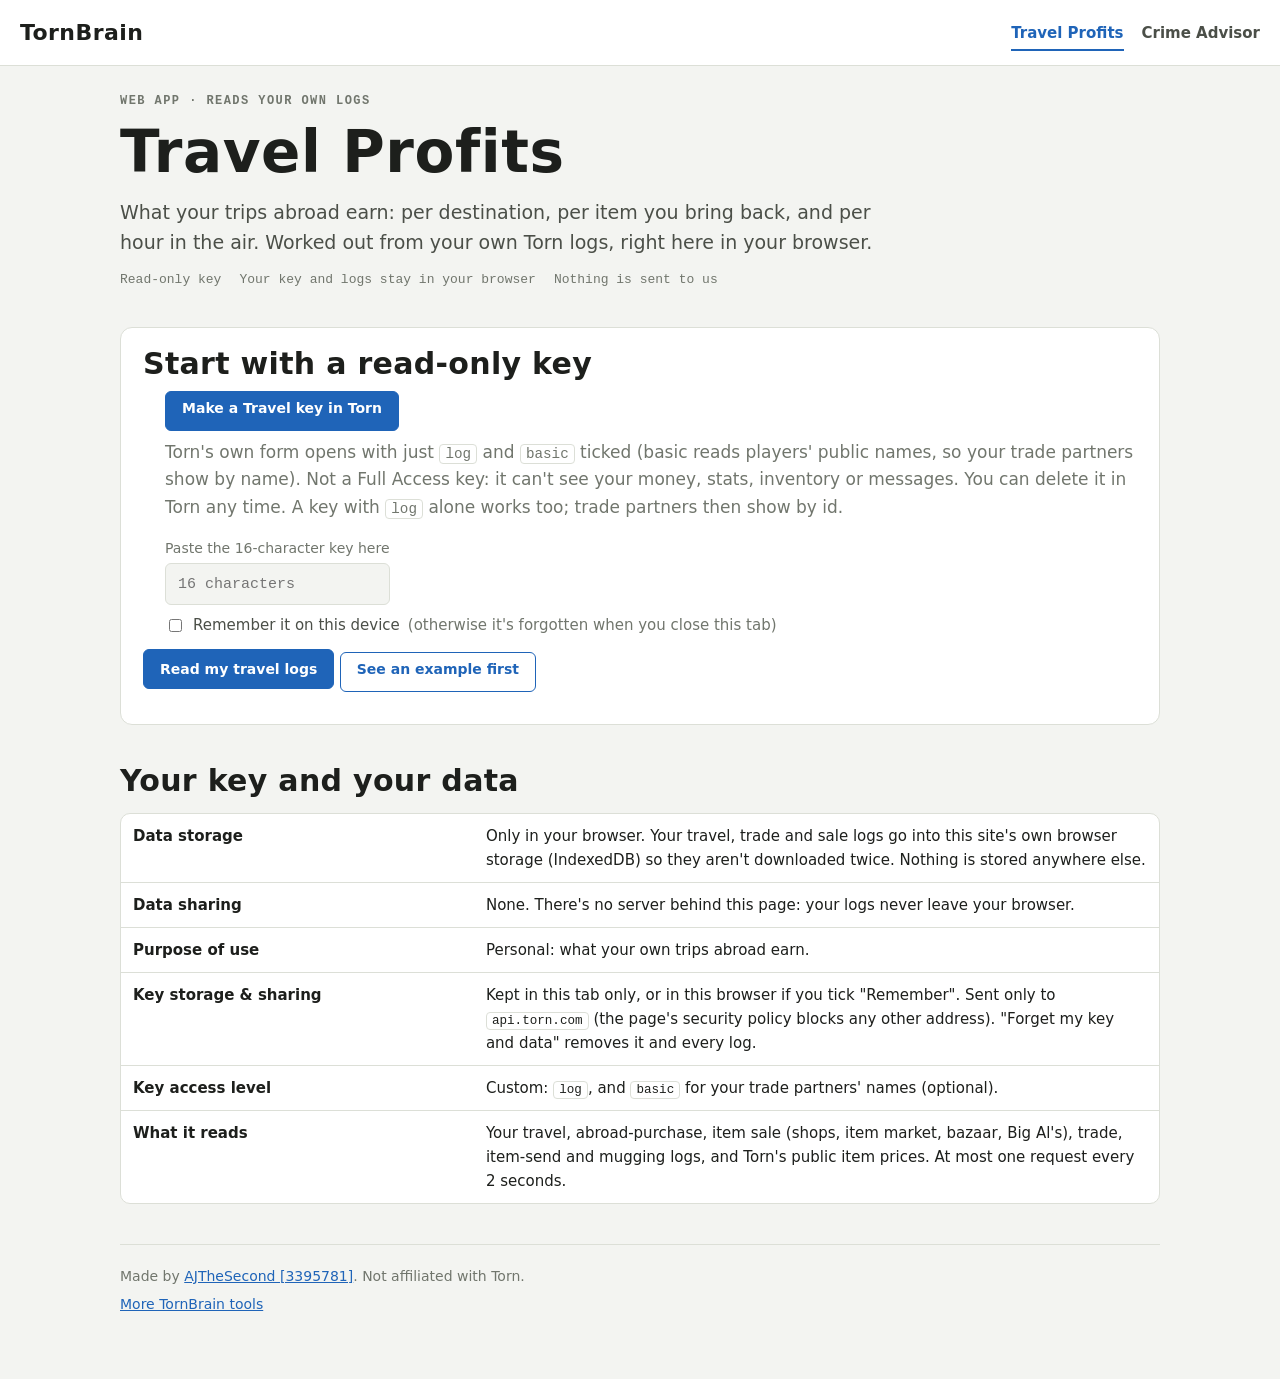
<file: travel/index.html>
<!doctype html>
<html lang="en">
<head>
<meta charset="utf-8">
<meta name="viewport" content="width=device-width, initial-scale=1">
<meta name="robots" content="noindex, nofollow">  <!-- stealth testing: remove at launch -->
<meta name="tb-version" content="fa085207">  <!-- with version.json: a stale cached copy reloads itself (app.js) -->
<meta http-equiv="Content-Security-Policy" content="default-src 'self'; script-src 'self'; connect-src 'self' https://api.torn.com; style-src 'self' https://fonts.googleapis.com; font-src https://fonts.gstatic.com; img-src 'self' data:; base-uri 'self'; form-action 'none'">
<title>Travel Profits for Torn · TornBrain</title>
<meta name="description" content="What your trips abroad earn in Torn: per destination, per item, per flight hour. From your own logs, in your browser, with a log-only key.">
<meta property="og:type" content="website">
<meta property="og:url" content="https://tornbrain.com/travel/">
<meta property="og:title" content="Travel Profits for Torn">
<meta property="og:description" content="What your trips abroad earn: per destination, per item, per flight hour. Your key stays in your browser.">
<meta name="theme-color" content="#1a1a19">
<link rel="preconnect" href="https://fonts.googleapis.com">
<link rel="preconnect" href="https://fonts.gstatic.com" crossorigin>
<link rel="stylesheet" href="https://fonts.googleapis.com/css2?family=Barlow+Condensed:wght@600;700&family=Source+Sans+3:wght@400;600;700&family=JetBrains+Mono:wght@400;600&display=swap">
<link rel="stylesheet" href="../lib/site.css?v=fa085207">
</head>
<body>
<nav class="site-nav" aria-label="TornBrain">
  <a class="brand" href="../">TornBrain</a>
  <a href="../travel/" aria-current="page">Travel Profits</a>
  <a href="../crime-advisor/">Crime Advisor</a>
</nav>
<div class="wrap wide">
  <header class="hero">
    <div class="eyebrow">Web app · reads your own logs</div>
    <h1>Travel Profits</h1>
    <p class="lede">What your trips abroad earn: per destination, per item you bring back, and per hour in the air. Worked out from your own Torn logs, right here in your browser.</p>
    <div class="meta"><span>Read-only key</span><span>Your key and logs stay in your browser</span><span>Nothing is sent to us</span></div>
  </header>

  <div id="demo-note" class="note" hidden>You're looking at <b>made-up example trips</b>, so you can see what it shows before you use a key. <a href="./">Use my own logs</a></div>

  <section id="start" class="card" hidden aria-labelledby="start-h">
    <h2 id="start-h">Start with a read-only key</h2>
    <ol class="steps-plain">
      <li><a class="btn" id="make-key" target="_blank" rel="noopener">Make a Travel key in Torn</a>
        <span class="faint">Torn's own form opens with just <code>log</code> and <code>basic</code> ticked (basic reads players' public names, so your trade partners show by name). Not a Full Access key: it can't see your money, stats, inventory or messages. You can delete it in Torn any time. A key with <code>log</code> alone works too; trade partners then show by id.</span></li>
      <li><label class="field" for="key-in">Paste the 16-character key here<input id="key-in" type="password" autocomplete="off" spellcheck="false" placeholder="16 characters"></label>
        <label class="check"><input type="checkbox" id="remember"> Remember it on this device <span class="faint">(otherwise it's forgotten when you close this tab)</span></label></li>
    </ol>
    <div><button class="btn" id="go">Read my travel logs</button> <a class="btn ghost" href="?demo">See an example first</a></div>
    <div class="err" id="key-err" role="alert"></div>
  </section>

  <section id="app" hidden>
    <div class="card" id="status-card">
      <div class="bar">
        <div id="status" aria-live="polite"></div>
        <div class="actions"><button class="btn ghost small" id="older" hidden>Load older history</button><button class="btn ghost small" id="refresh">Refresh</button><button class="btn ghost small" id="forget">Forget my key and data</button></div>
      </div>
      <div class="progress" id="bar" hidden><i></i></div>
    </div>
    <div class="chips" role="group" aria-label="Period" id="range"></div>
    <div class="tiles" id="tiles"></div>
    <p class="faint" id="tiles-note"></p>
    <section aria-labelledby="dest-h"><h2 id="dest-h">Destinations</h2>
      <p class="faint">Goods = what the items you bought there sold for (or are worth, waiting to sell) minus what they cost; plus anything you mugged while there.</p>
      <div class="table-scroll bleed"><table class="data" id="dest"></table></div></section>
    <section aria-labelledby="items-h"><h2 id="items-h">What you buy abroad</h2>
      <p class="faint">Each sale takes from your oldest purchase of that item. Trades that paid money count as sales; items sent or traded for nothing count at market value.</p>
      <div class="table-scroll bleed"><table class="data" id="items"></table></div></section>
    <section aria-labelledby="trips-h"><h2 id="trips-h">Recent trips</h2>
      <div class="table-scroll bleed"><table class="data" id="trips"></table></div></section>
  </section>

  <section aria-labelledby="key-h">
    <h2 id="key-h">Your key and your data</h2>
    <div class="table-scroll"><table class="facts">
      <tr><th>Data storage</th><td>Only in your browser. Your travel, trade and sale logs go into this site's own browser storage (IndexedDB) so they aren't downloaded twice. Nothing is stored anywhere else.</td></tr>
      <tr><th>Data sharing</th><td>None. There's no server behind this page: your logs never leave your browser.</td></tr>
      <tr><th>Purpose of use</th><td>Personal: what your own trips abroad earn.</td></tr>
      <tr><th>Key storage &amp; sharing</th><td>Kept in this tab only, or in this browser if you tick "Remember". Sent only to <code>api.torn.com</code> (the page's security policy blocks any other address). "Forget my key and data" removes it and every log.</td></tr>
      <tr><th>Key access level</th><td>Custom: <code>log</code>, and <code>basic</code> for your trade partners' names (optional).</td></tr>
      <tr><th>What it reads</th><td>Your travel, abroad-purchase, item sale (shops, item market, bazaar, Big Al's), trade, item-send and mugging logs, and Torn's public item prices. At most one request every 2 seconds.</td></tr>
    </table></div>
  </section>

  <footer>
    <span>Made by <a href="https://www.torn.com/profiles.php?XID=3395781" rel="noopener" target="_blank">AJTheSecond [3395781]</a>. Not affiliated with Torn.</span>
    <span><a href="../">More TornBrain tools</a></span>
  </footer>
</div>
<script src="../lib/torn.js?v=fa085207"></script>
<script src="../lib/travel-core.js?v=fa085207"></script>
<script src="app.js?v=fa085207"></script>
</body>
</html>
</file>
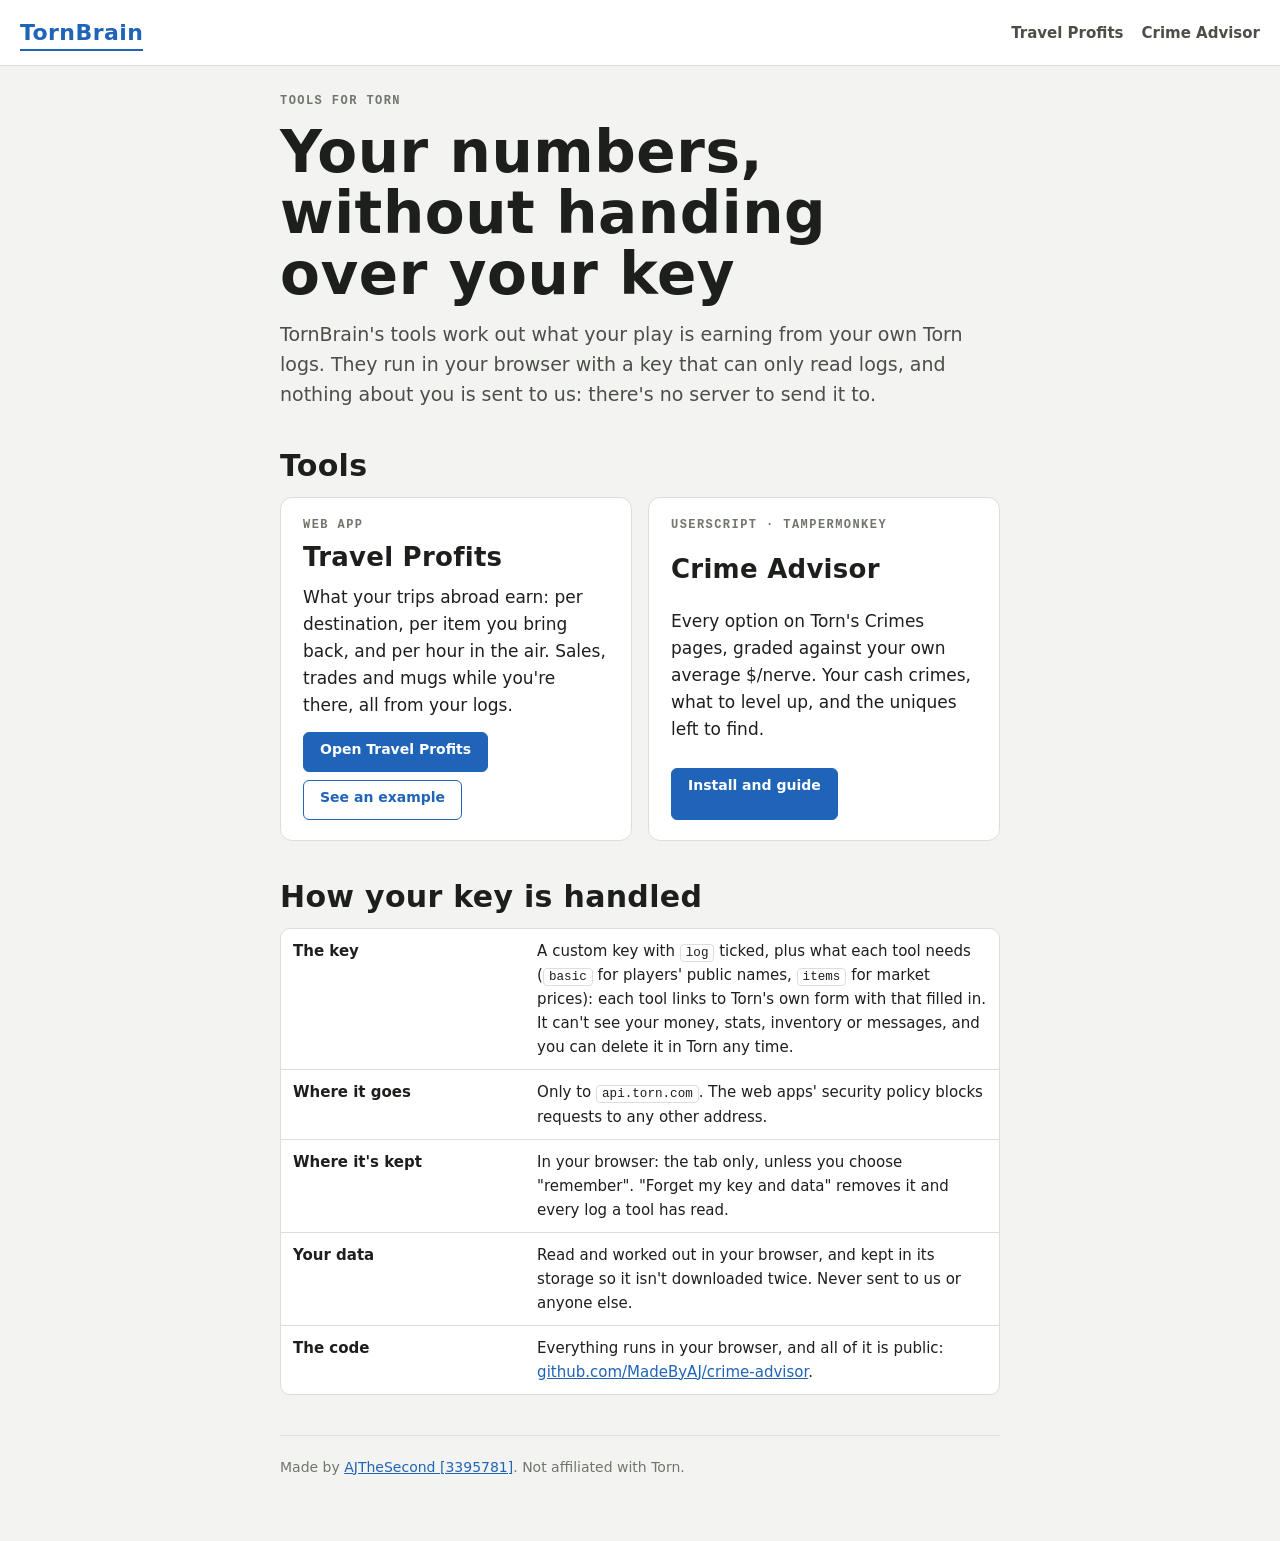
<file: preview.html>
<!doctype html>
<html lang="en">
<head>
<meta charset="utf-8">
<meta name="viewport" content="width=device-width, initial-scale=1">
<meta name="robots" content="noindex, nofollow">  <!-- stealth testing: remove at launch -->
<meta http-equiv="Content-Security-Policy" content="default-src 'self'; script-src 'self'; connect-src 'self'; style-src 'self' https://fonts.googleapis.com; font-src https://fonts.gstatic.com; img-src 'self' data:; base-uri 'self'; form-action 'none'">
<title>TornBrain · Torn tools that keep your key in your browser</title>
<meta name="description" content="Torn tools that work from your own logs, in your browser, with a log-only key: Travel Profits and Crime Advisor.">
<meta property="og:type" content="website">
<meta property="og:url" content="https://tornbrain.com/">
<meta property="og:title" content="TornBrain">
<meta property="og:description" content="Torn tools that work from your own logs, in your browser, with a log-only key.">
<meta name="theme-color" content="#1a1a19">
<link rel="preconnect" href="https://fonts.googleapis.com">
<link rel="preconnect" href="https://fonts.gstatic.com" crossorigin>
<link rel="stylesheet" href="https://fonts.googleapis.com/css2?family=Barlow+Condensed:wght@600;700&family=Source+Sans+3:wght@400;600;700&family=JetBrains+Mono:wght@400;600&display=swap">
<link rel="stylesheet" href="lib/site.css">
</head>
<body>
<nav class="site-nav" aria-label="TornBrain">
  <a class="brand" href="./" aria-current="page">TornBrain</a>
  <a href="travel/">Travel Profits</a>
  <a href="crime-advisor/">Crime Advisor</a>
</nav>
<div class="wrap">
  <header class="hero">
    <div class="eyebrow">Tools for Torn</div>
    <h1>Your numbers, without handing over your key</h1>
    <p class="lede">TornBrain's tools work out what your play is earning from your own Torn logs. They run in your browser with a key that can only read logs, and nothing about you is sent to us: there's no server to send it to.</p>
  </header>

  <section aria-labelledby="tools-h">
    <h2 id="tools-h">Tools</h2>
    <div class="cards">
      <article class="card">
        <div class="eyebrow">Web app</div>
        <h2>Travel Profits</h2>
        <p>What your trips abroad earn: per destination, per item you bring back, and per hour in the air. Sales, trades and mugs while you're there, all from your logs.</p>
        <div class="actions"><a class="btn" href="travel/">Open Travel Profits</a><a class="btn ghost" href="travel/?demo">See an example</a></div>
      </article>
      <article class="card">
        <div class="eyebrow">Userscript · Tampermonkey</div>
        <h2>Crime Advisor</h2>
        <p>Every option on Torn's Crimes pages, graded against your own average $/nerve. Your cash crimes, what to level up, and the uniques left to find.</p>
        <div class="actions"><a class="btn" href="crime-advisor/">Install and guide</a></div>
      </article>
    </div>
  </section>

  <section aria-labelledby="key-h">
    <h2 id="key-h">How your key is handled</h2>
    <div class="table-scroll"><table class="facts">
      <tr><th>The key</th><td>A custom key with <code>log</code> ticked, plus what each tool needs (<code>basic</code> for players' public names, <code>items</code> for market prices): each tool links to Torn's own form with that filled in. It can't see your money, stats, inventory or messages, and you can delete it in Torn any time.</td></tr>
      <tr><th>Where it goes</th><td>Only to <code>api.torn.com</code>. The web apps' security policy blocks requests to any other address.</td></tr>
      <tr><th>Where it's kept</th><td>In your browser: the tab only, unless you choose "remember". "Forget my key and data" removes it and every log a tool has read.</td></tr>
      <tr><th>Your data</th><td>Read and worked out in your browser, and kept in its storage so it isn't downloaded twice. Never sent to us or anyone else.</td></tr>
      <tr><th>The code</th><td>Everything runs in your browser, and all of it is public: <a href="https://github.com/MadeByAJ/crime-advisor" rel="noopener" target="_blank">github.com/MadeByAJ/crime-advisor</a>.</td></tr>
    </table></div>
  </section>

  <footer>
    <span>Made by <a href="https://www.torn.com/profiles.php?XID=3395781" rel="noopener" target="_blank">AJTheSecond [3395781]</a>. Not affiliated with Torn.</span>
  </footer>
</div>
</body>
</html>
</file>
<file: lib/site.css>
/* tornbrain.com: one look for the home page, the web apps and the Crime Advisor guide (light and dark) */
:root{
  --bg:#f3f4f1; --surface:#ffffff; --surface-2:#eceee8; --ink:#1d1f1c; --ink-2:#4b4f48; --muted:#71766d; --line:#dcdfd7;
  --accent:#1f64b8; --accent-ink:#ffffff; --accent-soft:#e3eefb; --good:#1d7a48; --bad:#b33a3a; --warn:#8a5a00;
  --good-bg:#1d5e3a; --good-ink:#d9ffe9; --mid-bg:#5a4712; --mid-ink:#ffe9a8; --bad-bg:#6b2020; --bad-ink:#ffd6d6;
  --plain-bg:#2c2c2a; --plain-ink:#b5b4ad; --code-bg:#1a1a19; --code-ink:#e8e8e4;
  --display:"Barlow Condensed","Arial Narrow",system-ui,sans-serif;
  --body:"Source Sans 3",system-ui,-apple-system,"Segoe UI",sans-serif;
  --mono:"JetBrains Mono",ui-monospace,Consolas,monospace;
}
@media (prefers-color-scheme: dark){
  :root:not([data-theme="light"]){
    color-scheme:dark;
    --bg:#141513; --surface:#1c1d1b; --surface-2:#242522; --ink:#eeefeb; --ink-2:#c3c6be; --muted:#8f948a; --line:#30322e;
    --accent:#8fc0ff; --accent-ink:#0f1a2a; --accent-soft:#1d2a3a; --good:#6fd39b; --bad:#ff8f8f; --warn:#f0c060;
    --code-bg:#0e0f0d;
  }
}
:root[data-theme="dark"]{
  color-scheme:dark;
  --bg:#141513; --surface:#1c1d1b; --surface-2:#242522; --ink:#eeefeb; --ink-2:#c3c6be; --muted:#8f948a; --line:#30322e;
  --accent:#8fc0ff; --accent-ink:#0f1a2a; --accent-soft:#1d2a3a; --good:#6fd39b; --bad:#ff8f8f; --warn:#f0c060;
  --code-bg:#0e0f0d;
}
*{box-sizing:border-box}
[hidden]{display:none!important}
img{max-width:100%}
body{background:var(--bg);color:var(--ink);font:17px/1.6 var(--body);margin:0}
.wrap{max-width:760px;margin:0 auto;padding-inline:20px;padding-block:28px 64px;display:grid;gap:40px}
.wrap.wide{max-width:1080px}
a{color:var(--accent)}
a:focus-visible,button:focus-visible,input:focus-visible,textarea:focus-visible{outline:2px solid var(--accent);outline-offset:2px}
h1,h2{font-family:var(--display);font-weight:700;letter-spacing:.01em;text-wrap:balance;margin:0;line-height:1.05}
h1{font-size:clamp(40px,8vw,58px)}
h2{font-size:30px}
h3{font-size:17px;margin:0}
p{margin:0;max-width:65ch}
code,kbd{font-family:var(--mono);font-size:.84em;background:var(--surface);border:1px solid var(--line);border-radius:4px;padding:1px 5px}
.eyebrow{font:600 12px var(--mono);letter-spacing:.12em;text-transform:uppercase;color:var(--muted)}
section{display:grid;gap:16px}
header.hero{display:grid;gap:14px}
.lede{font-size:19px;color:var(--ink-2)}
.meta{display:flex;flex-wrap:wrap;gap:8px 18px;font:13px var(--mono);color:var(--muted)}
.btn{display:inline-block;font:600 14px var(--body);background:var(--accent);color:var(--accent-ink);border:1px solid var(--accent);border-radius:6px;
  padding:8px 16px;cursor:pointer;text-decoration:none;min-height:40px}
.btn:hover{filter:brightness(1.08)}
.btn.ghost{background:transparent;color:var(--accent)}
.btn.small{font-size:13px;padding:5px 12px;min-height:34px}
.btn:disabled{opacity:.55;cursor:default}
.note{border-left:3px solid var(--warn);padding:2px 0 2px 14px;color:var(--ink-2)}
.faint{color:var(--muted)}
.mono{font-family:var(--mono)}
.good{color:var(--good)} .bad{color:var(--bad)}

/* site nav */
.site-nav{display:flex;flex-wrap:wrap;align-items:center;gap:6px 18px;padding:14px 20px;border-bottom:1px solid var(--line);background:var(--surface)}
.site-nav .brand{font:700 22px var(--display);letter-spacing:.02em;color:var(--ink);text-decoration:none;margin-right:auto}
.site-nav a{color:var(--ink-2);text-decoration:none;font-weight:600;font-size:15px;padding:6px 0}
.site-nav a[aria-current="page"]{color:var(--accent);box-shadow:inset 0 -2px 0 var(--accent)}

/* cards, tiles, tables */
.card{background:var(--surface);border:1px solid var(--line);border-radius:12px;padding:20px 22px;display:grid;gap:12px}
.cards{display:grid;grid-template-columns:repeat(auto-fit,minmax(260px,1fr));gap:16px}
.cards .card h2{font-size:26px}
.tiles{display:grid;grid-template-columns:repeat(auto-fit,minmax(170px,1fr));gap:12px}
.tile{background:var(--surface);border:1px solid var(--line);border-radius:10px;padding:14px 16px;display:grid;gap:2px;min-width:0}
.tile .l{font-size:13px;color:var(--muted)} .tile .v{font:600 24px var(--mono);overflow-wrap:anywhere} .tile .s{font-size:13px;color:var(--muted)}
.table-scroll{overflow-x:auto;background:var(--surface);border:1px solid var(--line);border-radius:10px}
/* wide tables use the window's width (to 1600px) when it has more than the page column; never past the screen */
.table-scroll.bleed{margin-inline:min(0px,calc((100% - min(100vw - 60px,1600px)) / 2))}
table.data{width:100%;border-collapse:collapse;font-size:15px}
table.data th,table.data td{padding:9px 12px;border-bottom:1px solid var(--line);text-align:left;white-space:nowrap}
table.data th{font:600 12px var(--mono);letter-spacing:.06em;text-transform:uppercase;color:var(--muted);background:var(--surface-2)}
table.data td.r,table.data th.r{text-align:right;font-variant-numeric:tabular-nums}
table.data td.r{font-family:var(--mono);font-size:14px}
table.data tr:last-child td{border-bottom:0}
.facts{width:100%;border-collapse:collapse;font-size:15px}
.facts th,.facts td{text-align:left;vertical-align:top;padding:10px 12px;border-bottom:1px solid var(--line)}
.facts th{width:34%;font-weight:600}
.facts tr:last-child th,.facts tr:last-child td{border-bottom:0}
.chips{display:flex;flex-wrap:wrap;gap:8px}
.chip{display:inline-block;padding:4px 12px;border-radius:999px;border:1px solid var(--line);background:var(--surface);color:var(--ink-2);
  font:600 13px var(--body);cursor:pointer}
.chip[aria-pressed="true"]{border-color:var(--accent);background:var(--accent-soft);color:var(--accent)}
.pill{display:inline-block;padding:1px 8px;border-radius:999px;font:600 11px/1.6 var(--body);background:var(--surface-2);color:var(--muted);white-space:nowrap}
/* a label that explains itself on a tap (phones have no hover) */
button.pill.tip{border:0;cursor:pointer;text-decoration:underline dotted;text-underline-offset:3px}
button.pill.tip:hover,button.pill.tip[aria-expanded="true"]{color:var(--ink)}
.tipbox{position:absolute;z-index:20;width:max-content;max-width:min(320px,calc(100vw - 16px));padding:10px 12px;border-radius:8px;
  background:var(--ink);color:var(--bg);font-size:14px;line-height:1.45;box-shadow:0 6px 20px rgb(0 0 0 / .18);white-space:normal}
.field{display:grid;gap:4px;font-size:14px;color:var(--muted)}
.field input[type=password],.field input[type=text]{font:15px var(--mono);padding:9px 12px;border-radius:6px;border:1px solid var(--line);
  background:var(--bg);color:var(--ink);min-height:42px;width:100%;max-width:360px}
.check{display:flex;gap:8px;align-items:center;color:var(--ink-2);font-size:15px}
.err{color:var(--bad);font-size:14px}
.progress{height:6px;background:var(--surface-2);border-radius:999px;overflow:hidden}
.progress > i{display:block;height:100%;background:var(--accent);width:0;transition:width .3s}
.bar{display:flex;flex-wrap:wrap;gap:10px;align-items:center;justify-content:space-between}
.actions{display:flex;gap:8px;flex-wrap:wrap}
ol.steps-plain{margin:0;padding-left:22px;display:grid;gap:16px}
ol.steps-plain li{display:grid;gap:8px;justify-items:start}
a.player{color:inherit}
footer{font-size:14px;color:var(--muted);display:grid;gap:6px;border-top:1px solid var(--line);padding-top:20px}
@media (max-width:480px){ body{font-size:16px} .wrap{padding-inline:16px} .tile .v{font-size:20px} }
@media (prefers-reduced-motion:reduce){*{transition:none!important}}
</file>
